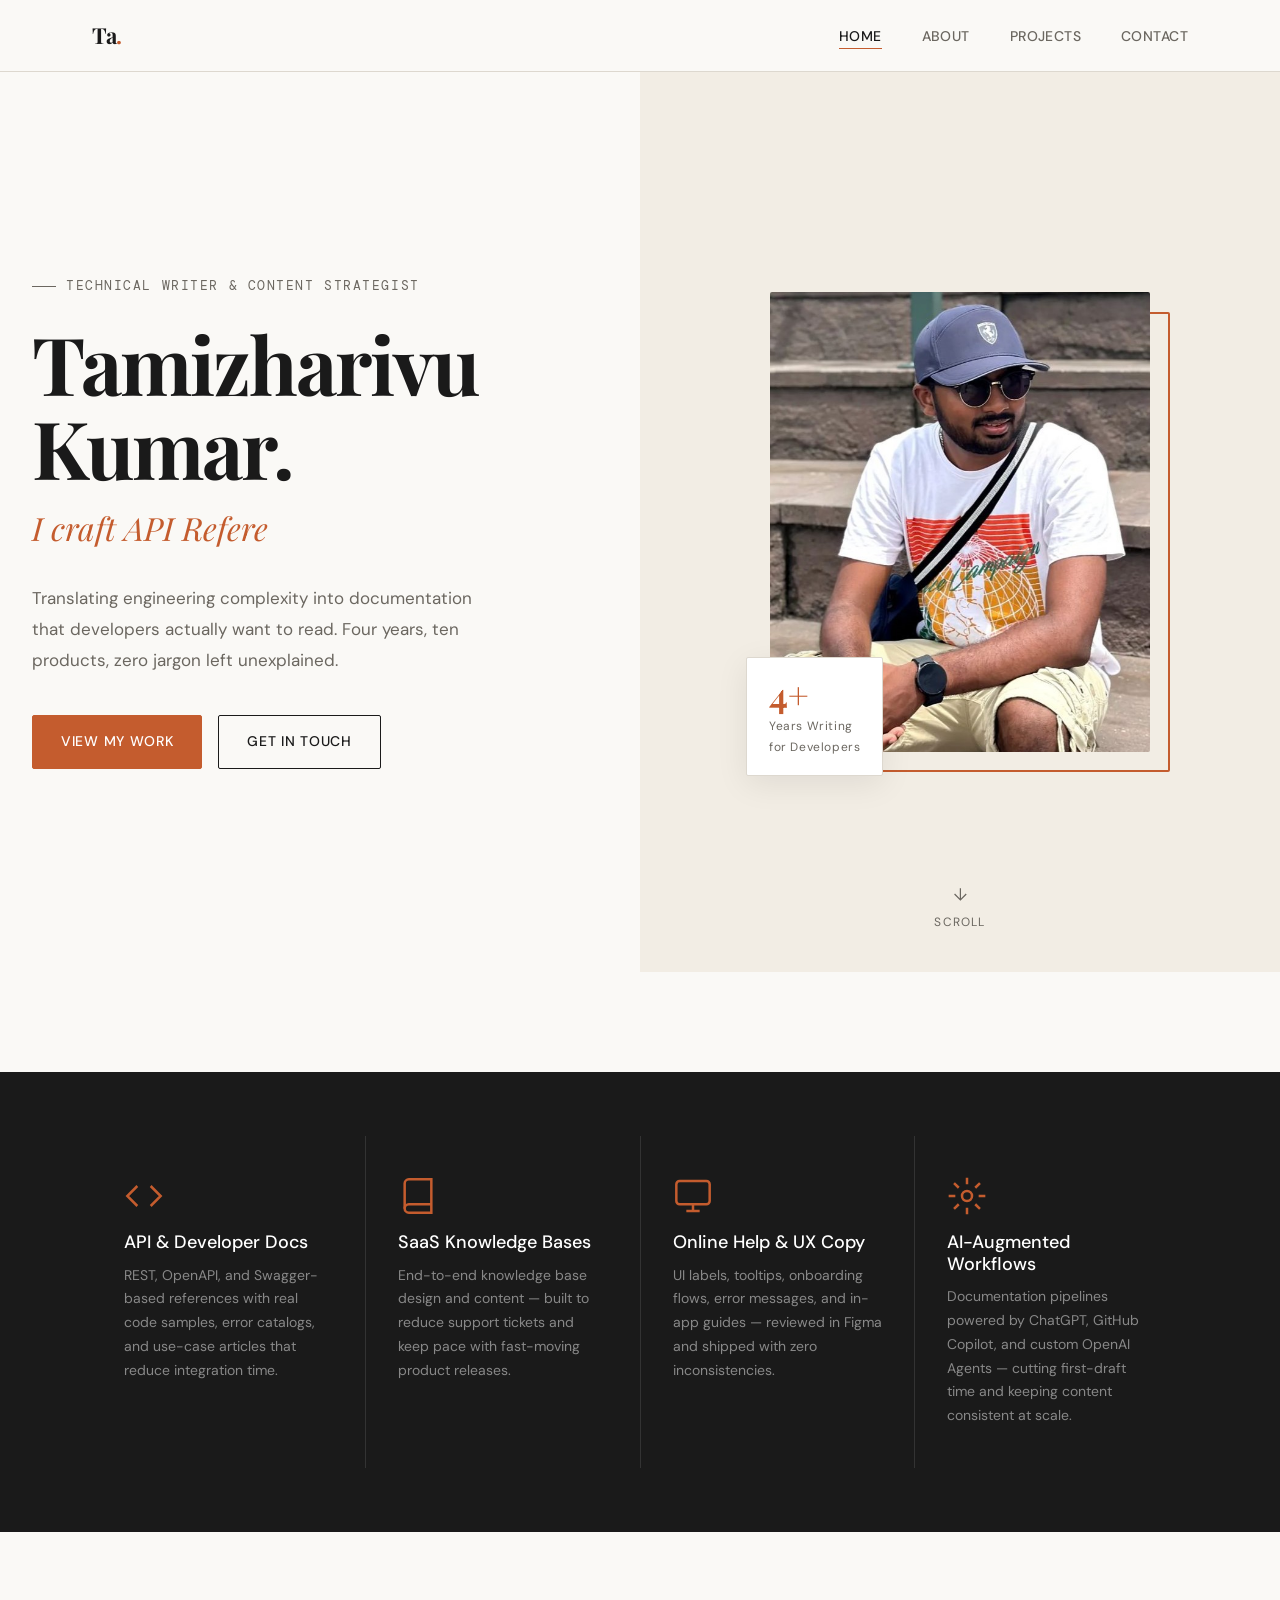
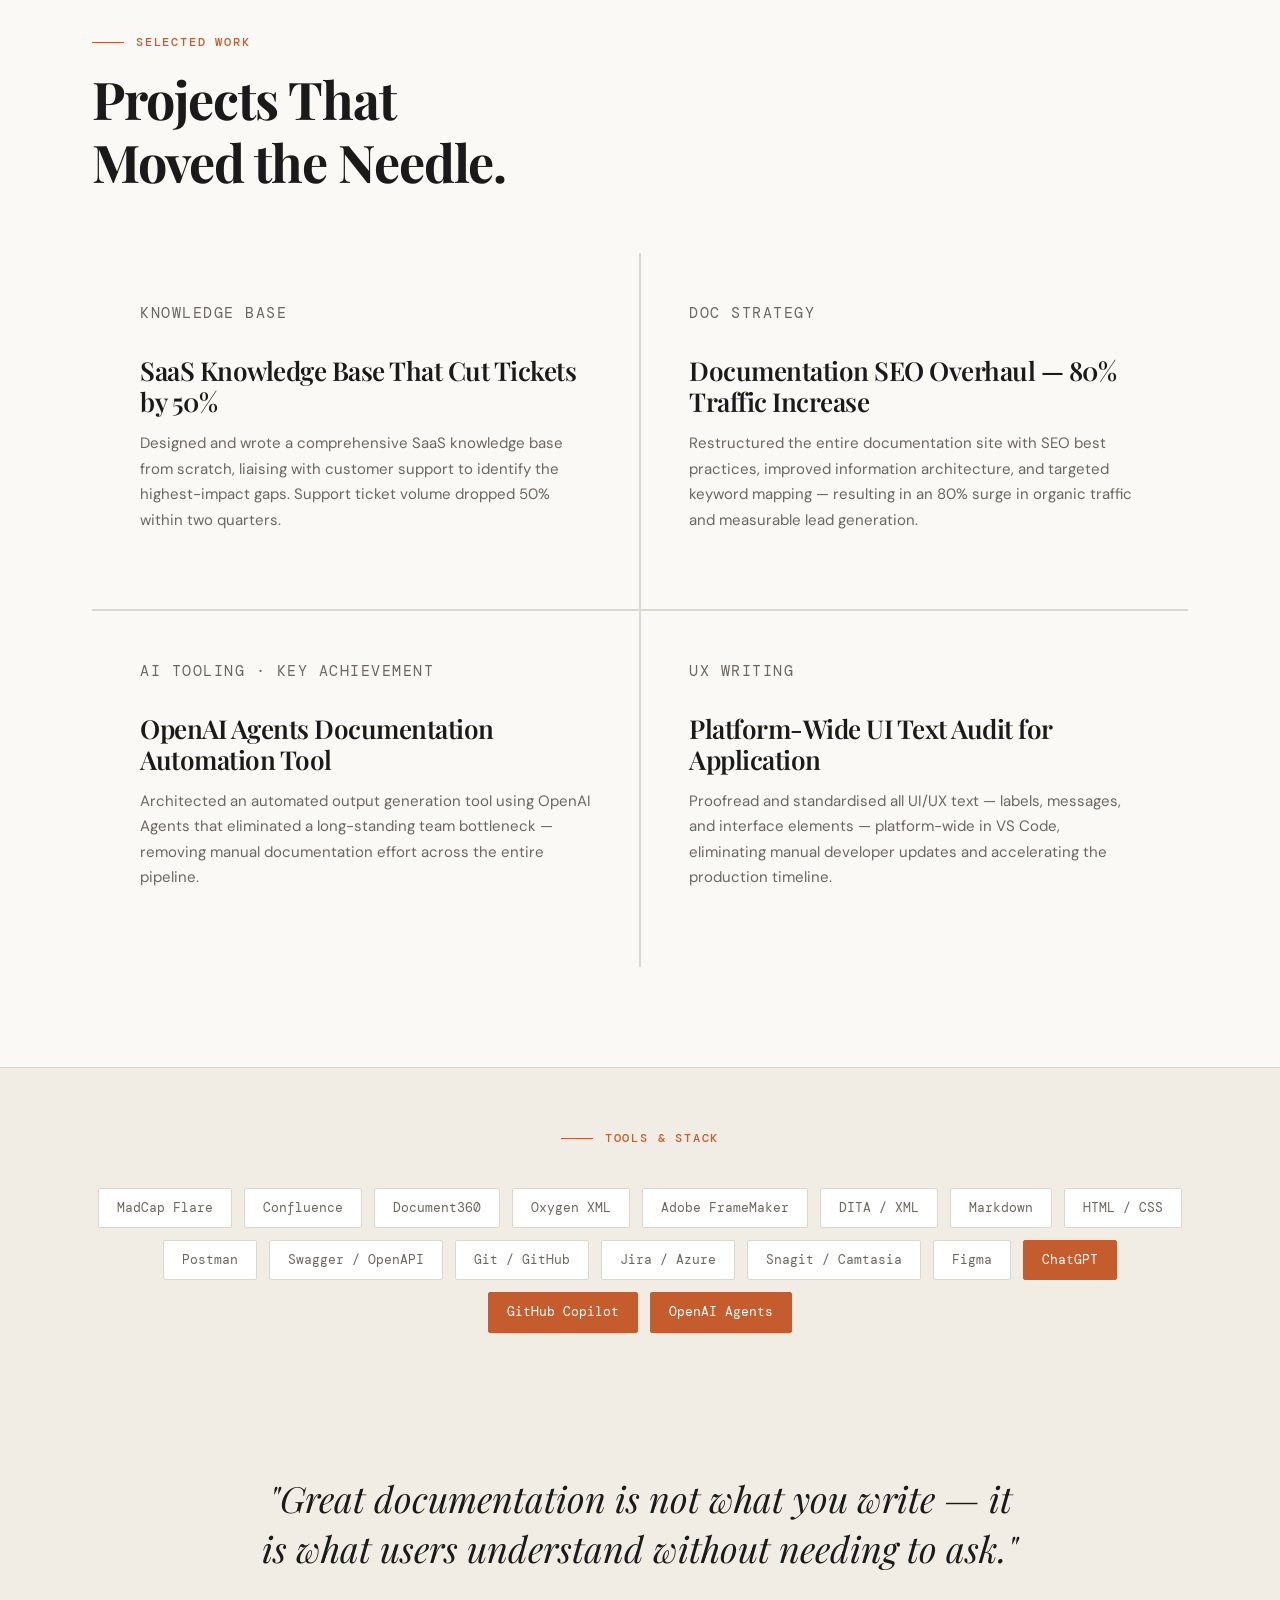
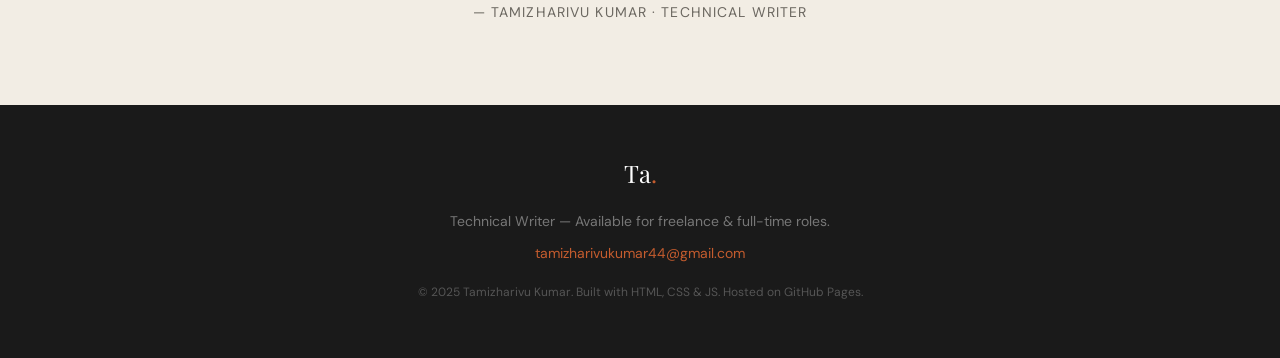
<file: index.html>
<!DOCTYPE html>
<html lang="en">

<head>
  <meta charset="UTF-8" />
  <meta name="viewport" content="width=device-width, initial-scale=1.0" />
  <title>Tamizharivu Kumar — Technical Writer</title>
  <meta name="description"
    content="Technical Writer specializing in API documentation, developer guides, and UX writing. Turning complex ideas into clear, human-centered content." />
  <link rel="stylesheet" href="css/style.css" />
  <link rel="preconnect" href="https://fonts.googleapis.com" />
  <link rel="preconnect" href="https://fonts.gstatic.com" crossorigin />
</head>

<body>

  <!-- ============ NAV ============ -->
  <nav>
    <div class="nav-inner">
      <a class="nav-logo" href="index.html">Ta<span>.</span></a>
      <ul class="nav-links">
        <li><a href="index.html">Home</a></li>
        <li><a href="pages/about.html">About</a></li>
        <li><a href="pages/projects.html">Projects</a></li>
        <li><a href="pages/contact.html">Contact</a></li>
      </ul>
      <button class="nav-toggle" aria-label="Toggle menu">
        <span></span><span></span><span></span>
      </button>
    </div>
  </nav>

  <!-- ============ HERO ============ -->
  <section class="hero">
    <div class="hero-left">
      <p class="hero-eyebrow">Technical Writer &amp; Content Strategist</p>

      <h1 class="hero-name">Tamizharivu<br>Kumar.</h1>

      <p class="hero-title">
        I craft <span class="hero-type">API References</span>
      </p>

      <p class="hero-desc">
        Translating engineering complexity into documentation that developers
        actually want to read. Four years, ten products, zero jargon left
        unexplained.
      </p>

      <div class="hero-ctas">
        <a href="pages/projects.html" class="btn btn-primary">View My Work</a>
        <a href="pages/contact.html" class="btn btn-outline">Get In Touch</a>
      </div>
    </div>

    <div class="hero-right">
      <div class="hero-image-wrap">
        <img class="hero-photo" src="assets/images/profile.jpeg" alt="Tamizharivu Kumar">
        <!-- <div class="hero-photo-placeholder">
          <svg viewBox="0 0 24 24" fill="none" stroke="currentColor" stroke-width="1">
            <path d="M20 21v-2a4 4 0 0 0-4-4H8a4 4 0 0 0-4 4v2" />
            <circle cx="12" cy="7" r="4" />
          </svg>
        </div> -->
        <div class="hero-frame"></div>
        <div class="hero-badge">
          <div class="hero-badge-number">4+</div>
          <div class="hero-badge-label">Years Writing<br>for Developers</div>
        </div>
      </div>

      <div class="scroll-hint">
        <svg viewBox="0 0 24 24" fill="none" stroke="currentColor" stroke-width="1.5">
          <path d="M12 5v14M5 12l7 7 7-7" />
        </svg>
        Scroll
      </div>
    </div>
  </section>

  <!-- ============ SERVICES STRIP ============ -->
 <div class="services-strip">
    <div class="container">
      <div class="services-grid">

        <div class="service-item fade-up">
          <div class="service-icon">
            <svg viewBox="0 0 24 24" fill="none" stroke="currentColor" stroke-width="1.5">
              <polyline points="16 18 22 12 16 6"/><polyline points="8 6 2 12 8 18"/>
            </svg>
          </div>
          <h3>API &amp; Developer Docs</h3>
          <p>REST, OpenAPI, and Swagger-based references with real code samples, error catalogs, and use-case articles that reduce integration time.</p>
        </div>

        <div class="service-item fade-up">
          <div class="service-icon">
            <svg viewBox="0 0 24 24" fill="none" stroke="currentColor" stroke-width="1.5">
              <path d="M4 19.5A2.5 2.5 0 0 1 6.5 17H20"/><path d="M6.5 2H20v20H6.5A2.5 2.5 0 0 1 4 19.5v-15A2.5 2.5 0 0 1 6.5 2z"/>
            </svg>
          </div>
          <h3>SaaS Knowledge Bases</h3>
          <p>End-to-end knowledge base design and content — built to reduce support tickets and keep pace with fast-moving product releases.</p>
        </div>

        <div class="service-item fade-up">
          <div class="service-icon">
            <svg viewBox="0 0 24 24" fill="none" stroke="currentColor" stroke-width="1.5">
              <rect x="2" y="3" width="20" height="14" rx="2"/>
              <path d="M8 21h8M12 17v4"/>
            </svg>
          </div>
          <h3>Online Help &amp; UX Copy</h3>
          <p>UI labels, tooltips, onboarding flows, error messages, and in-app guides — reviewed in Figma and shipped with zero inconsistencies.</p>
        </div>

        <div class="service-item fade-up">
          <div class="service-icon">
            <svg viewBox="0 0 24 24" fill="none" stroke="currentColor" stroke-width="1.5">
              <circle cx="12" cy="12" r="3"/><path d="M12 1v4M12 19v4M4.22 4.22l2.83 2.83M16.95 16.95l2.83 2.83M1 12h4M19 12h4M4.22 19.78l2.83-2.83M16.95 7.05l2.83-2.83"/>
            </svg>
          </div>
          <h3>AI-Augmented Workflows</h3>
          <p>Documentation pipelines powered by ChatGPT, GitHub Copilot, and custom OpenAI Agents — cutting first-draft time and keeping content consistent at scale.</p>
        </div>

      </div>
    </div>
  </div>

  <!-- ============ FEATURED PROJECTS ============ -->
  <section class="home-projects">
    <div class="container">
      <p class="section-label fade-up">Selected Work</p>
      <h2 class="section-title fade-up">Projects That<br>Moved the Needle.</h2>

      <div class="featured-grid">

        <div class="feat-card fade-up" onclick="location.href='pages/projects.html'">
          <p class="feat-tag">Knowledge Base</p>
          <h3>SaaS Knowledge Base That Cut Tickets by 50%</h3>
          <p>Designed and wrote a comprehensive SaaS knowledge base from scratch, liaising with customer support to identify the highest-impact gaps. Support ticket volume dropped 50% within two quarters.</p>
          <!-- <span class="feat-link">View project →</span> -->
        </div>

        <div class="feat-card fade-up" onclick="location.href='pages/projects.html'">
          <p class="feat-tag">Doc Strategy</p>
          <h3>Documentation SEO Overhaul — 80% Traffic Increase</h3>
          <p>Restructured the entire documentation site with SEO best practices, improved information architecture, and targeted keyword mapping — resulting in an 80% surge in organic traffic and measurable lead generation.</p>
          <!-- <span class="feat-link">View project →</span> -->
        </div>

        <div class="feat-card fade-up" onclick="location.href='pages/projects.html'">
          <p class="feat-tag">AI Tooling · Key Achievement</p>
          <h3>OpenAI Agents Documentation Automation Tool</h3>
          <p>Architected an automated output generation tool using OpenAI Agents that eliminated a long-standing team bottleneck — removing manual documentation effort across the entire pipeline.</p>
          <!-- <span class="feat-link">View project →</span> -->
        </div>

        <div class="feat-card fade-up" onclick="location.href='pages/projects.html'">
          <p class="feat-tag">UX Writing</p>
          <h3>Platform-Wide UI Text Audit for Application</h3>
          <p>Proofread and standardised all UI/UX text — labels, messages, and interface elements — platform-wide in VS Code, eliminating manual developer updates and accelerating the production timeline.</p>
          <!-- <span class="feat-link">View project →</span> -->
        </div>

      </div>
    </div>
  </section>

    <!-- ============ TOOLS STRIP ============ -->
  <div style="background:var(--cream); padding:60px 0; border-top:1px solid var(--border);">
    <div class="container">
      <p class="section-label fade-up" style="justify-content:center; margin-bottom:40px;">Tools &amp; Stack</p>
      <div style="display:flex; flex-wrap:wrap; gap:12px; justify-content:center;" class="fade-up">
        <span style="padding:8px 18px; background:var(--white); border:1px solid var(--border); border-radius:2px; font-size:13px; font-family:var(--font-mono); color:var(--muted);">MadCap Flare</span>
        <span style="padding:8px 18px; background:var(--white); border:1px solid var(--border); border-radius:2px; font-size:13px; font-family:var(--font-mono); color:var(--muted);">Confluence</span>
        <span style="padding:8px 18px; background:var(--white); border:1px solid var(--border); border-radius:2px; font-size:13px; font-family:var(--font-mono); color:var(--muted);">Document360</span>
        <span style="padding:8px 18px; background:var(--white); border:1px solid var(--border); border-radius:2px; font-size:13px; font-family:var(--font-mono); color:var(--muted);">Oxygen XML</span>
        <span style="padding:8px 18px; background:var(--white); border:1px solid var(--border); border-radius:2px; font-size:13px; font-family:var(--font-mono); color:var(--muted);">Adobe FrameMaker</span>
        <span style="padding:8px 18px; background:var(--white); border:1px solid var(--border); border-radius:2px; font-size:13px; font-family:var(--font-mono); color:var(--muted);">DITA / XML</span>
        <span style="padding:8px 18px; background:var(--white); border:1px solid var(--border); border-radius:2px; font-size:13px; font-family:var(--font-mono); color:var(--muted);">Markdown</span>
        <span style="padding:8px 18px; background:var(--white); border:1px solid var(--border); border-radius:2px; font-size:13px; font-family:var(--font-mono); color:var(--muted);">HTML / CSS</span>
        <span style="padding:8px 18px; background:var(--white); border:1px solid var(--border); border-radius:2px; font-size:13px; font-family:var(--font-mono); color:var(--muted);">Postman</span>
        <span style="padding:8px 18px; background:var(--white); border:1px solid var(--border); border-radius:2px; font-size:13px; font-family:var(--font-mono); color:var(--muted);">Swagger / OpenAPI</span>
        <span style="padding:8px 18px; background:var(--white); border:1px solid var(--border); border-radius:2px; font-size:13px; font-family:var(--font-mono); color:var(--muted);">Git / GitHub</span>
        <span style="padding:8px 18px; background:var(--white); border:1px solid var(--border); border-radius:2px; font-size:13px; font-family:var(--font-mono); color:var(--muted);">Jira / Azure</span>
        <span style="padding:8px 18px; background:var(--white); border:1px solid var(--border); border-radius:2px; font-size:13px; font-family:var(--font-mono); color:var(--muted);">Snagit / Camtasia</span>
        <span style="padding:8px 18px; background:var(--white); border:1px solid var(--border); border-radius:2px; font-size:13px; font-family:var(--font-mono); color:var(--muted);">Figma</span>
        <span style="padding:8px 18px; background:var(--accent); border:1px solid var(--accent); border-radius:2px; font-size:13px; font-family:var(--font-mono); color:var(--white);">ChatGPT</span>
        <span style="padding:8px 18px; background:var(--accent); border:1px solid var(--accent); border-radius:2px; font-size:13px; font-family:var(--font-mono); color:var(--white);">GitHub Copilot</span>
        <span style="padding:8px 18px; background:var(--accent); border:1px solid var(--accent); border-radius:2px; font-size:13px; font-family:var(--font-mono); color:var(--white);">OpenAI Agents</span>
      </div>
    </div>
  </div>

  <!-- ============ TESTIMONIAL ============ -->
 <div class="testimonial-section fade-up">
    <div class="container">
      <blockquote class="main-quote">
        "Great documentation is not what you write — it is what users
        understand without needing to ask."
      </blockquote>
      <p class="quote-attr">— Tamizharivu Kumar · Technical Writer</p>
    </div>
  </div>

  <!-- ============ FOOTER ============ -->
  <footer>
    <div class="container">
      <div class="footer-logo">Ta<span>.</span></div>
      <p>Technical Writer — Available for freelance &amp; full-time roles.</p>
      <p><a href="mailto:tamizharivukumar44@gmail.com">tamizharivukumar44@gmail.com</a></p>
      <p style="margin-top:16px; font-size:12px; color:#555;">© 2025 Tamizharivu Kumar. Built with HTML, CSS &amp; JS.
        Hosted on GitHub Pages.</p>
    </div>
  </footer>

  <script src="js/main.js"></script>
</body>

</html>
</file>
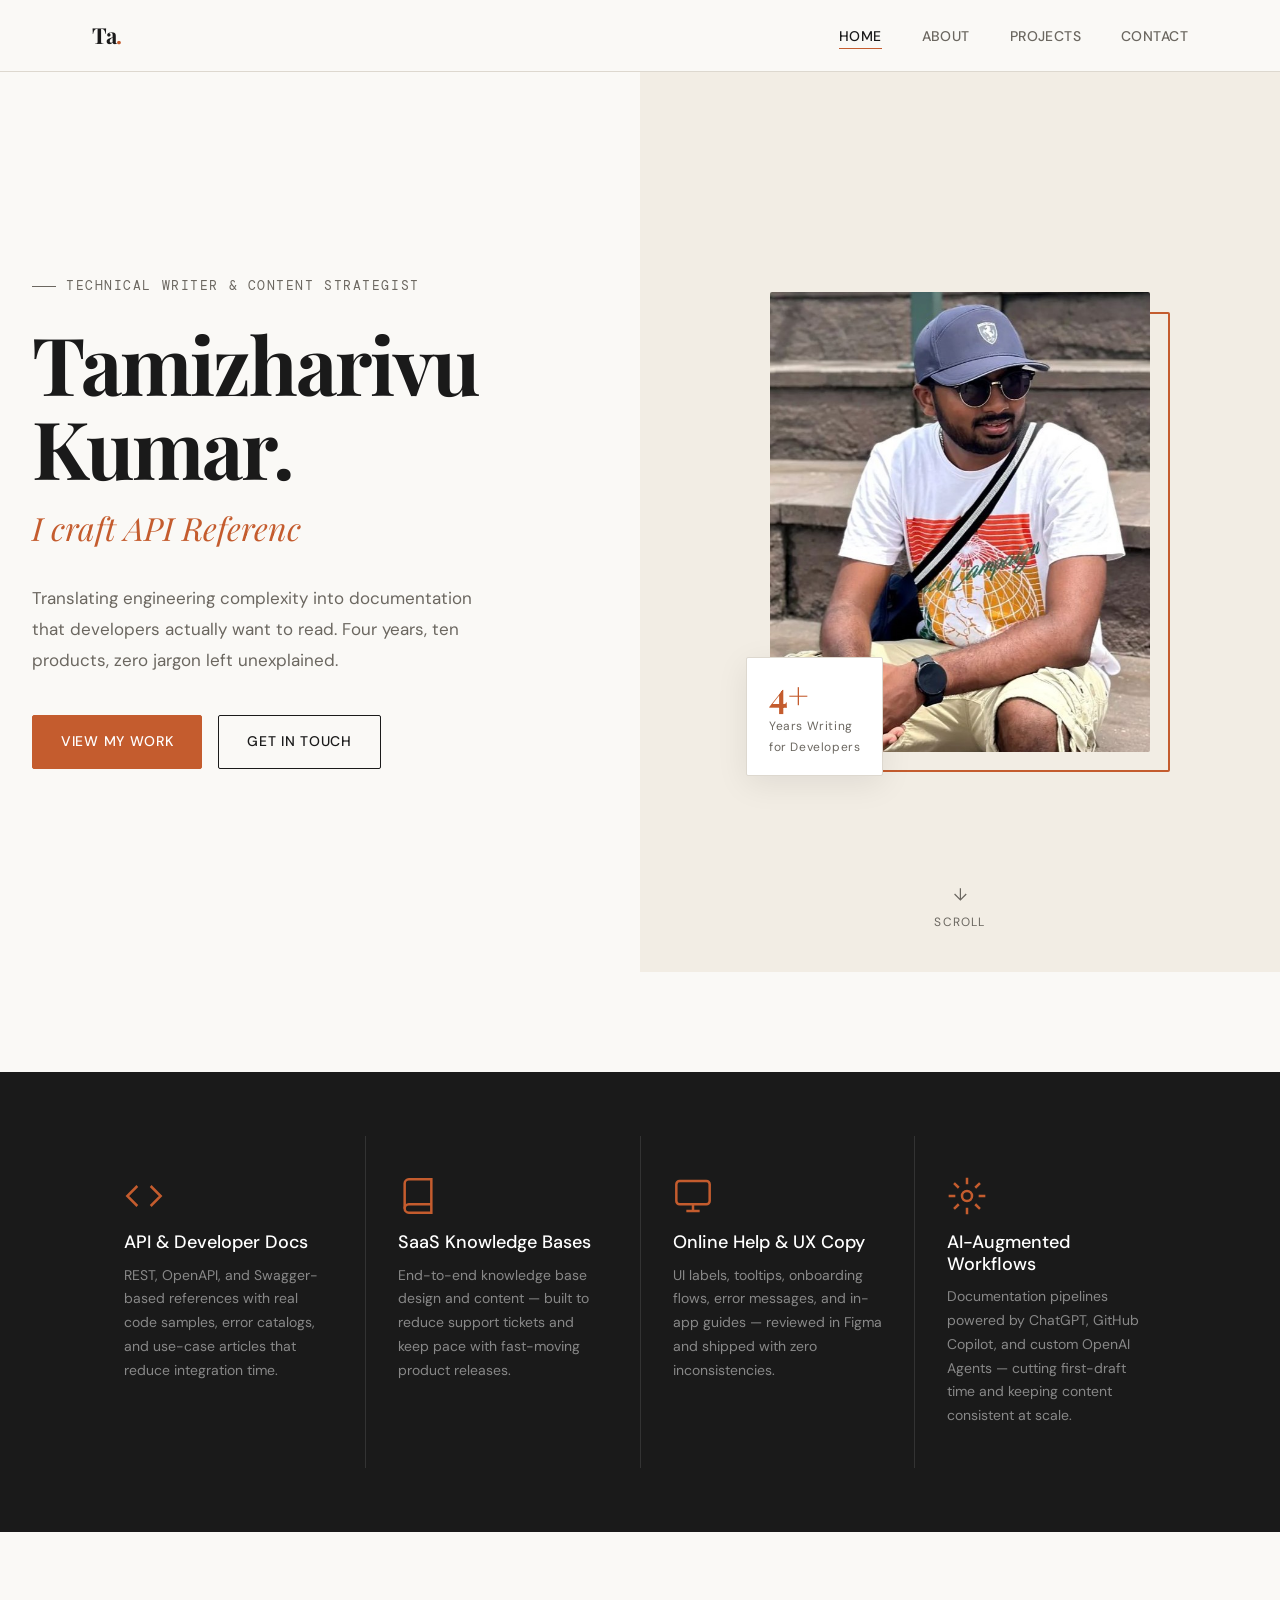
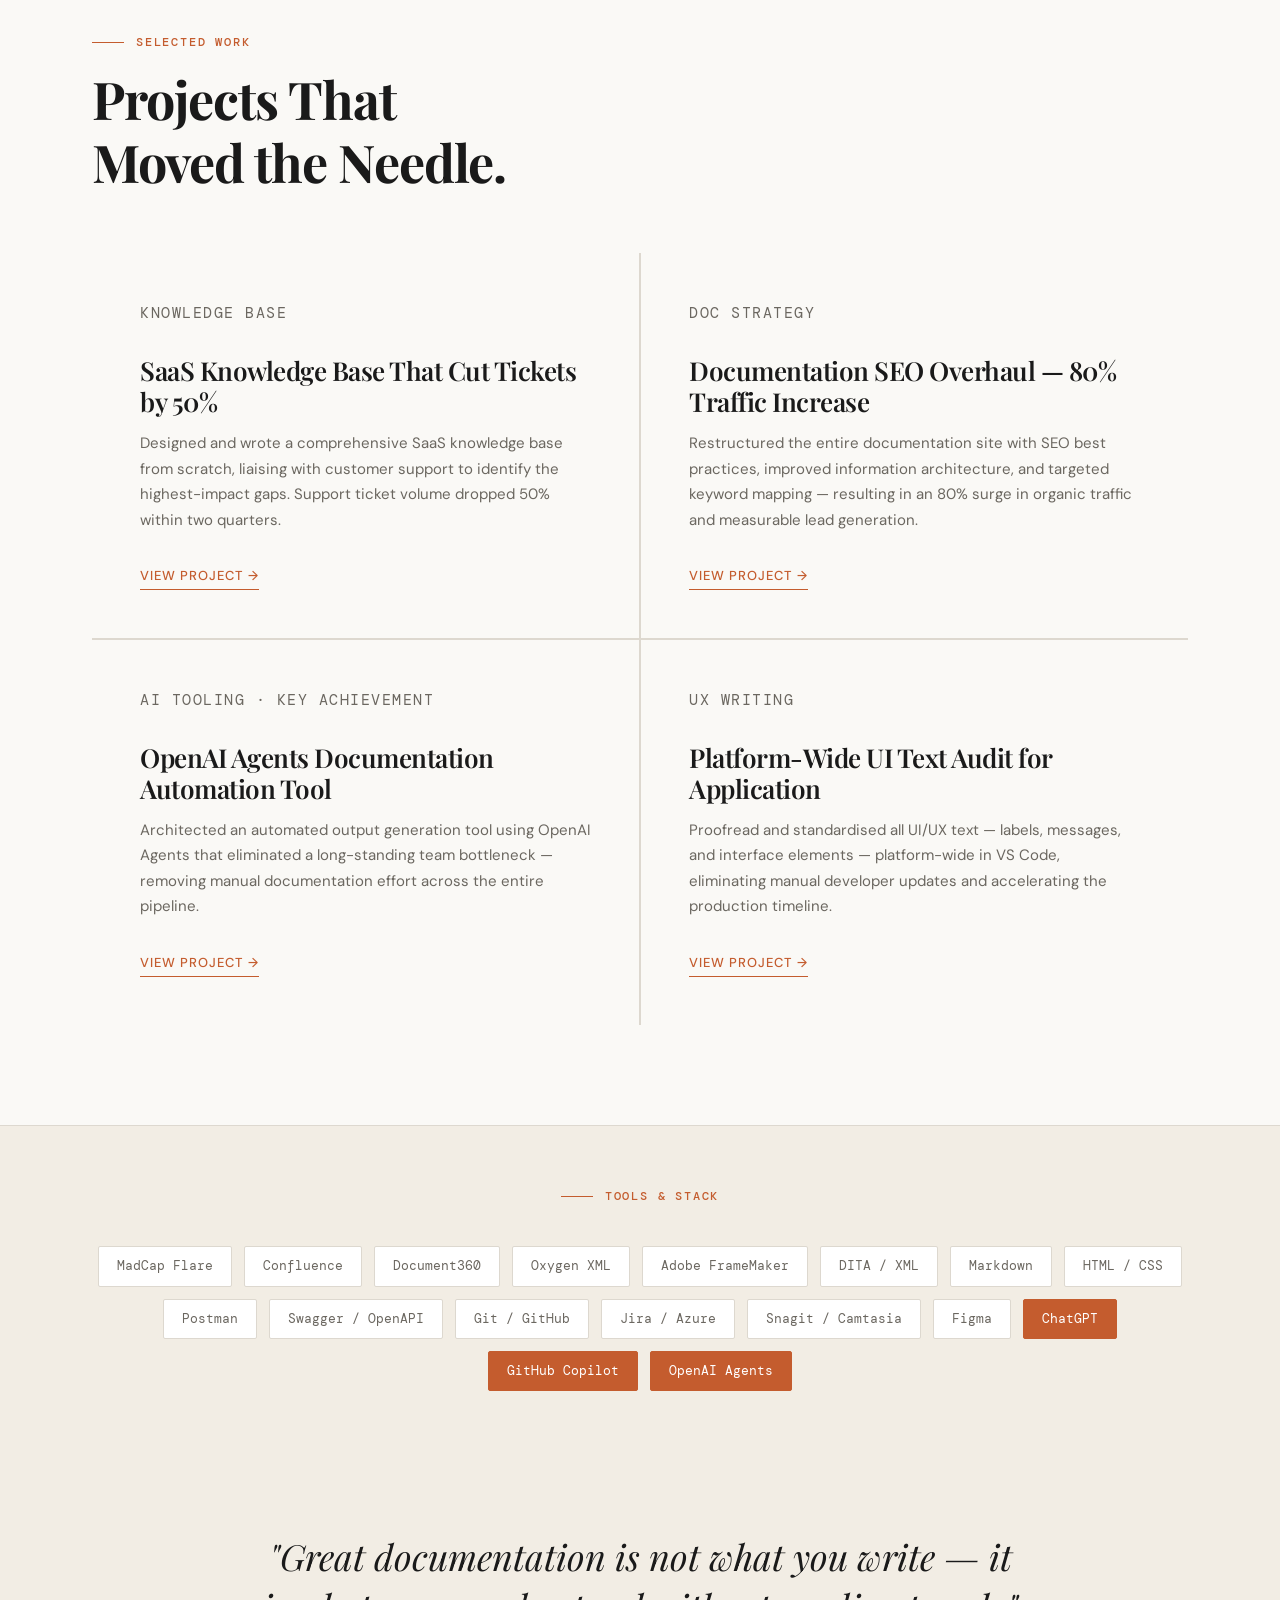
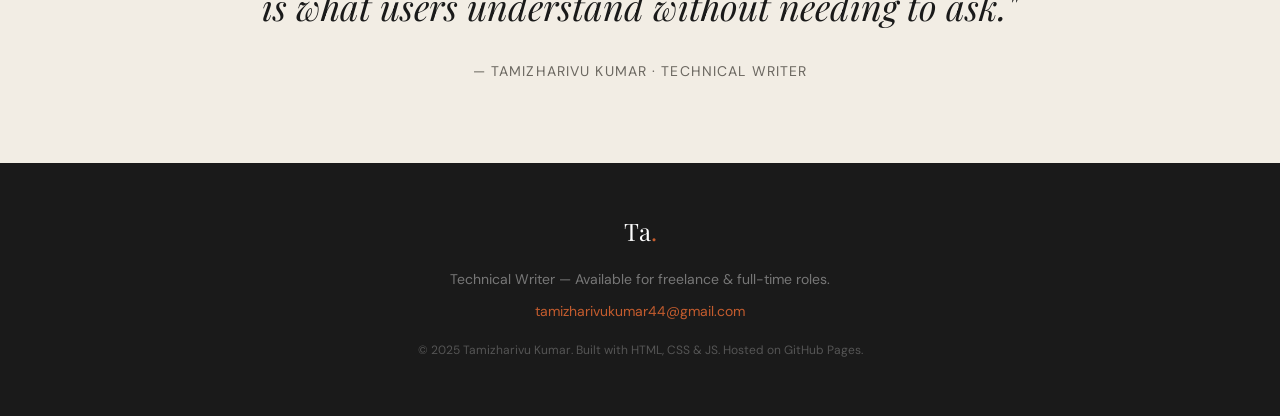
<file: portfolio/index.html>
<!DOCTYPE html>
<html lang="en">

<head>
  <meta charset="UTF-8" />
  <meta name="viewport" content="width=device-width, initial-scale=1.0" />
  <title>Tamizharivu Kumar — Technical Writer</title>
  <meta name="description"
    content="Technical Writer specializing in API documentation, developer guides, and UX writing. Turning complex ideas into clear, human-centered content." />
  <link rel="stylesheet" href="css/style.css" />
  <link rel="preconnect" href="https://fonts.googleapis.com" />
  <link rel="preconnect" href="https://fonts.gstatic.com" crossorigin />
</head>

<body>

  <!-- ============ NAV ============ -->
  <nav>
    <div class="nav-inner">
      <a class="nav-logo" href="index.html">Ta<span>.</span></a>
      <ul class="nav-links">
        <li><a href="index.html">Home</a></li>
        <li><a href="pages/about.html">About</a></li>
        <li><a href="pages/projects.html">Projects</a></li>
        <li><a href="pages/contact.html">Contact</a></li>
      </ul>
      <button class="nav-toggle" aria-label="Toggle menu">
        <span></span><span></span><span></span>
      </button>
    </div>
  </nav>

  <!-- ============ HERO ============ -->
  <section class="hero">
    <div class="hero-left">
      <p class="hero-eyebrow">Technical Writer &amp; Content Strategist</p>

      <h1 class="hero-name">Tamizharivu<br>Kumar.</h1>

      <p class="hero-title">
        I craft <span class="hero-type">API References</span>
      </p>

      <p class="hero-desc">
        Translating engineering complexity into documentation that developers
        actually want to read. Four years, ten products, zero jargon left
        unexplained.
      </p>

      <div class="hero-ctas">
        <a href="pages/projects.html" class="btn btn-primary">View My Work</a>
        <a href="pages/contact.html" class="btn btn-outline">Get In Touch</a>
      </div>
    </div>

    <div class="hero-right">
      <div class="hero-image-wrap">
        <img class="hero-photo" src="assets/images/profile.jpeg" alt="Tamizharivu Kumar">
        <!-- <div class="hero-photo-placeholder">
          <svg viewBox="0 0 24 24" fill="none" stroke="currentColor" stroke-width="1">
            <path d="M20 21v-2a4 4 0 0 0-4-4H8a4 4 0 0 0-4 4v2" />
            <circle cx="12" cy="7" r="4" />
          </svg>
        </div> -->
        <div class="hero-frame"></div>
        <div class="hero-badge">
          <div class="hero-badge-number">4+</div>
          <div class="hero-badge-label">Years Writing<br>for Developers</div>
        </div>
      </div>

      <div class="scroll-hint">
        <svg viewBox="0 0 24 24" fill="none" stroke="currentColor" stroke-width="1.5">
          <path d="M12 5v14M5 12l7 7 7-7" />
        </svg>
        Scroll
      </div>
    </div>
  </section>

  <!-- ============ SERVICES STRIP ============ -->
 <div class="services-strip">
    <div class="container">
      <div class="services-grid">

        <div class="service-item fade-up">
          <div class="service-icon">
            <svg viewBox="0 0 24 24" fill="none" stroke="currentColor" stroke-width="1.5">
              <polyline points="16 18 22 12 16 6"/><polyline points="8 6 2 12 8 18"/>
            </svg>
          </div>
          <h3>API &amp; Developer Docs</h3>
          <p>REST, OpenAPI, and Swagger-based references with real code samples, error catalogs, and use-case articles that reduce integration time.</p>
        </div>

        <div class="service-item fade-up">
          <div class="service-icon">
            <svg viewBox="0 0 24 24" fill="none" stroke="currentColor" stroke-width="1.5">
              <path d="M4 19.5A2.5 2.5 0 0 1 6.5 17H20"/><path d="M6.5 2H20v20H6.5A2.5 2.5 0 0 1 4 19.5v-15A2.5 2.5 0 0 1 6.5 2z"/>
            </svg>
          </div>
          <h3>SaaS Knowledge Bases</h3>
          <p>End-to-end knowledge base design and content — built to reduce support tickets and keep pace with fast-moving product releases.</p>
        </div>

        <div class="service-item fade-up">
          <div class="service-icon">
            <svg viewBox="0 0 24 24" fill="none" stroke="currentColor" stroke-width="1.5">
              <rect x="2" y="3" width="20" height="14" rx="2"/>
              <path d="M8 21h8M12 17v4"/>
            </svg>
          </div>
          <h3>Online Help &amp; UX Copy</h3>
          <p>UI labels, tooltips, onboarding flows, error messages, and in-app guides — reviewed in Figma and shipped with zero inconsistencies.</p>
        </div>

        <div class="service-item fade-up">
          <div class="service-icon">
            <svg viewBox="0 0 24 24" fill="none" stroke="currentColor" stroke-width="1.5">
              <circle cx="12" cy="12" r="3"/><path d="M12 1v4M12 19v4M4.22 4.22l2.83 2.83M16.95 16.95l2.83 2.83M1 12h4M19 12h4M4.22 19.78l2.83-2.83M16.95 7.05l2.83-2.83"/>
            </svg>
          </div>
          <h3>AI-Augmented Workflows</h3>
          <p>Documentation pipelines powered by ChatGPT, GitHub Copilot, and custom OpenAI Agents — cutting first-draft time and keeping content consistent at scale.</p>
        </div>

      </div>
    </div>
  </div>

  <!-- ============ FEATURED PROJECTS ============ -->
  <section class="home-projects">
    <div class="container">
      <p class="section-label fade-up">Selected Work</p>
      <h2 class="section-title fade-up">Projects That<br>Moved the Needle.</h2>

      <div class="featured-grid">

        <div class="feat-card fade-up" onclick="location.href='pages/projects.html'">
          <p class="feat-tag">Knowledge Base</p>
          <h3>SaaS Knowledge Base That Cut Tickets by 50%</h3>
          <p>Designed and wrote a comprehensive SaaS knowledge base from scratch, liaising with customer support to identify the highest-impact gaps. Support ticket volume dropped 50% within two quarters.</p>
          <span class="feat-link">View project →</span>
        </div>

        <div class="feat-card fade-up" onclick="location.href='pages/projects.html'">
          <p class="feat-tag">Doc Strategy</p>
          <h3>Documentation SEO Overhaul — 80% Traffic Increase</h3>
          <p>Restructured the entire documentation site with SEO best practices, improved information architecture, and targeted keyword mapping — resulting in an 80% surge in organic traffic and measurable lead generation.</p>
          <span class="feat-link">View project →</span>
        </div>

        <div class="feat-card fade-up" onclick="location.href='pages/projects.html'">
          <p class="feat-tag">AI Tooling · Key Achievement</p>
          <h3>OpenAI Agents Documentation Automation Tool</h3>
          <p>Architected an automated output generation tool using OpenAI Agents that eliminated a long-standing team bottleneck — removing manual documentation effort across the entire pipeline.</p>
          <span class="feat-link">View project →</span>
        </div>

        <div class="feat-card fade-up" onclick="location.href='pages/projects.html'">
          <p class="feat-tag">UX Writing</p>
          <h3>Platform-Wide UI Text Audit for Application</h3>
          <p>Proofread and standardised all UI/UX text — labels, messages, and interface elements — platform-wide in VS Code, eliminating manual developer updates and accelerating the production timeline.</p>
          <span class="feat-link">View project →</span>
        </div>

      </div>
    </div>
  </section>

    <!-- ============ TOOLS STRIP ============ -->
  <div style="background:var(--cream); padding:60px 0; border-top:1px solid var(--border);">
    <div class="container">
      <p class="section-label fade-up" style="justify-content:center; margin-bottom:40px;">Tools &amp; Stack</p>
      <div style="display:flex; flex-wrap:wrap; gap:12px; justify-content:center;" class="fade-up">
        <span style="padding:8px 18px; background:var(--white); border:1px solid var(--border); border-radius:2px; font-size:13px; font-family:var(--font-mono); color:var(--muted);">MadCap Flare</span>
        <span style="padding:8px 18px; background:var(--white); border:1px solid var(--border); border-radius:2px; font-size:13px; font-family:var(--font-mono); color:var(--muted);">Confluence</span>
        <span style="padding:8px 18px; background:var(--white); border:1px solid var(--border); border-radius:2px; font-size:13px; font-family:var(--font-mono); color:var(--muted);">Document360</span>
        <span style="padding:8px 18px; background:var(--white); border:1px solid var(--border); border-radius:2px; font-size:13px; font-family:var(--font-mono); color:var(--muted);">Oxygen XML</span>
        <span style="padding:8px 18px; background:var(--white); border:1px solid var(--border); border-radius:2px; font-size:13px; font-family:var(--font-mono); color:var(--muted);">Adobe FrameMaker</span>
        <span style="padding:8px 18px; background:var(--white); border:1px solid var(--border); border-radius:2px; font-size:13px; font-family:var(--font-mono); color:var(--muted);">DITA / XML</span>
        <span style="padding:8px 18px; background:var(--white); border:1px solid var(--border); border-radius:2px; font-size:13px; font-family:var(--font-mono); color:var(--muted);">Markdown</span>
        <span style="padding:8px 18px; background:var(--white); border:1px solid var(--border); border-radius:2px; font-size:13px; font-family:var(--font-mono); color:var(--muted);">HTML / CSS</span>
        <span style="padding:8px 18px; background:var(--white); border:1px solid var(--border); border-radius:2px; font-size:13px; font-family:var(--font-mono); color:var(--muted);">Postman</span>
        <span style="padding:8px 18px; background:var(--white); border:1px solid var(--border); border-radius:2px; font-size:13px; font-family:var(--font-mono); color:var(--muted);">Swagger / OpenAPI</span>
        <span style="padding:8px 18px; background:var(--white); border:1px solid var(--border); border-radius:2px; font-size:13px; font-family:var(--font-mono); color:var(--muted);">Git / GitHub</span>
        <span style="padding:8px 18px; background:var(--white); border:1px solid var(--border); border-radius:2px; font-size:13px; font-family:var(--font-mono); color:var(--muted);">Jira / Azure</span>
        <span style="padding:8px 18px; background:var(--white); border:1px solid var(--border); border-radius:2px; font-size:13px; font-family:var(--font-mono); color:var(--muted);">Snagit / Camtasia</span>
        <span style="padding:8px 18px; background:var(--white); border:1px solid var(--border); border-radius:2px; font-size:13px; font-family:var(--font-mono); color:var(--muted);">Figma</span>
        <span style="padding:8px 18px; background:var(--accent); border:1px solid var(--accent); border-radius:2px; font-size:13px; font-family:var(--font-mono); color:var(--white);">ChatGPT</span>
        <span style="padding:8px 18px; background:var(--accent); border:1px solid var(--accent); border-radius:2px; font-size:13px; font-family:var(--font-mono); color:var(--white);">GitHub Copilot</span>
        <span style="padding:8px 18px; background:var(--accent); border:1px solid var(--accent); border-radius:2px; font-size:13px; font-family:var(--font-mono); color:var(--white);">OpenAI Agents</span>
      </div>
    </div>
  </div>

  <!-- ============ TESTIMONIAL ============ -->
 <div class="testimonial-section fade-up">
    <div class="container">
      <blockquote class="main-quote">
        "Great documentation is not what you write — it is what users
        understand without needing to ask."
      </blockquote>
      <p class="quote-attr">— Tamizharivu Kumar · Technical Writer</p>
    </div>
  </div>

  <!-- ============ FOOTER ============ -->
  <footer>
    <div class="container">
      <div class="footer-logo">Ta<span>.</span></div>
      <p>Technical Writer — Available for freelance &amp; full-time roles.</p>
      <p><a href="mailto:tamizharivukumar44@gmail.com">tamizharivukumar44@gmail.com</a></p>
      <p style="margin-top:16px; font-size:12px; color:#555;">© 2025 Tamizharivu Kumar. Built with HTML, CSS &amp; JS.
        Hosted on GitHub Pages.</p>
    </div>
  </footer>

  <script src="js/main.js"></script>
</body>

</html>
</file>
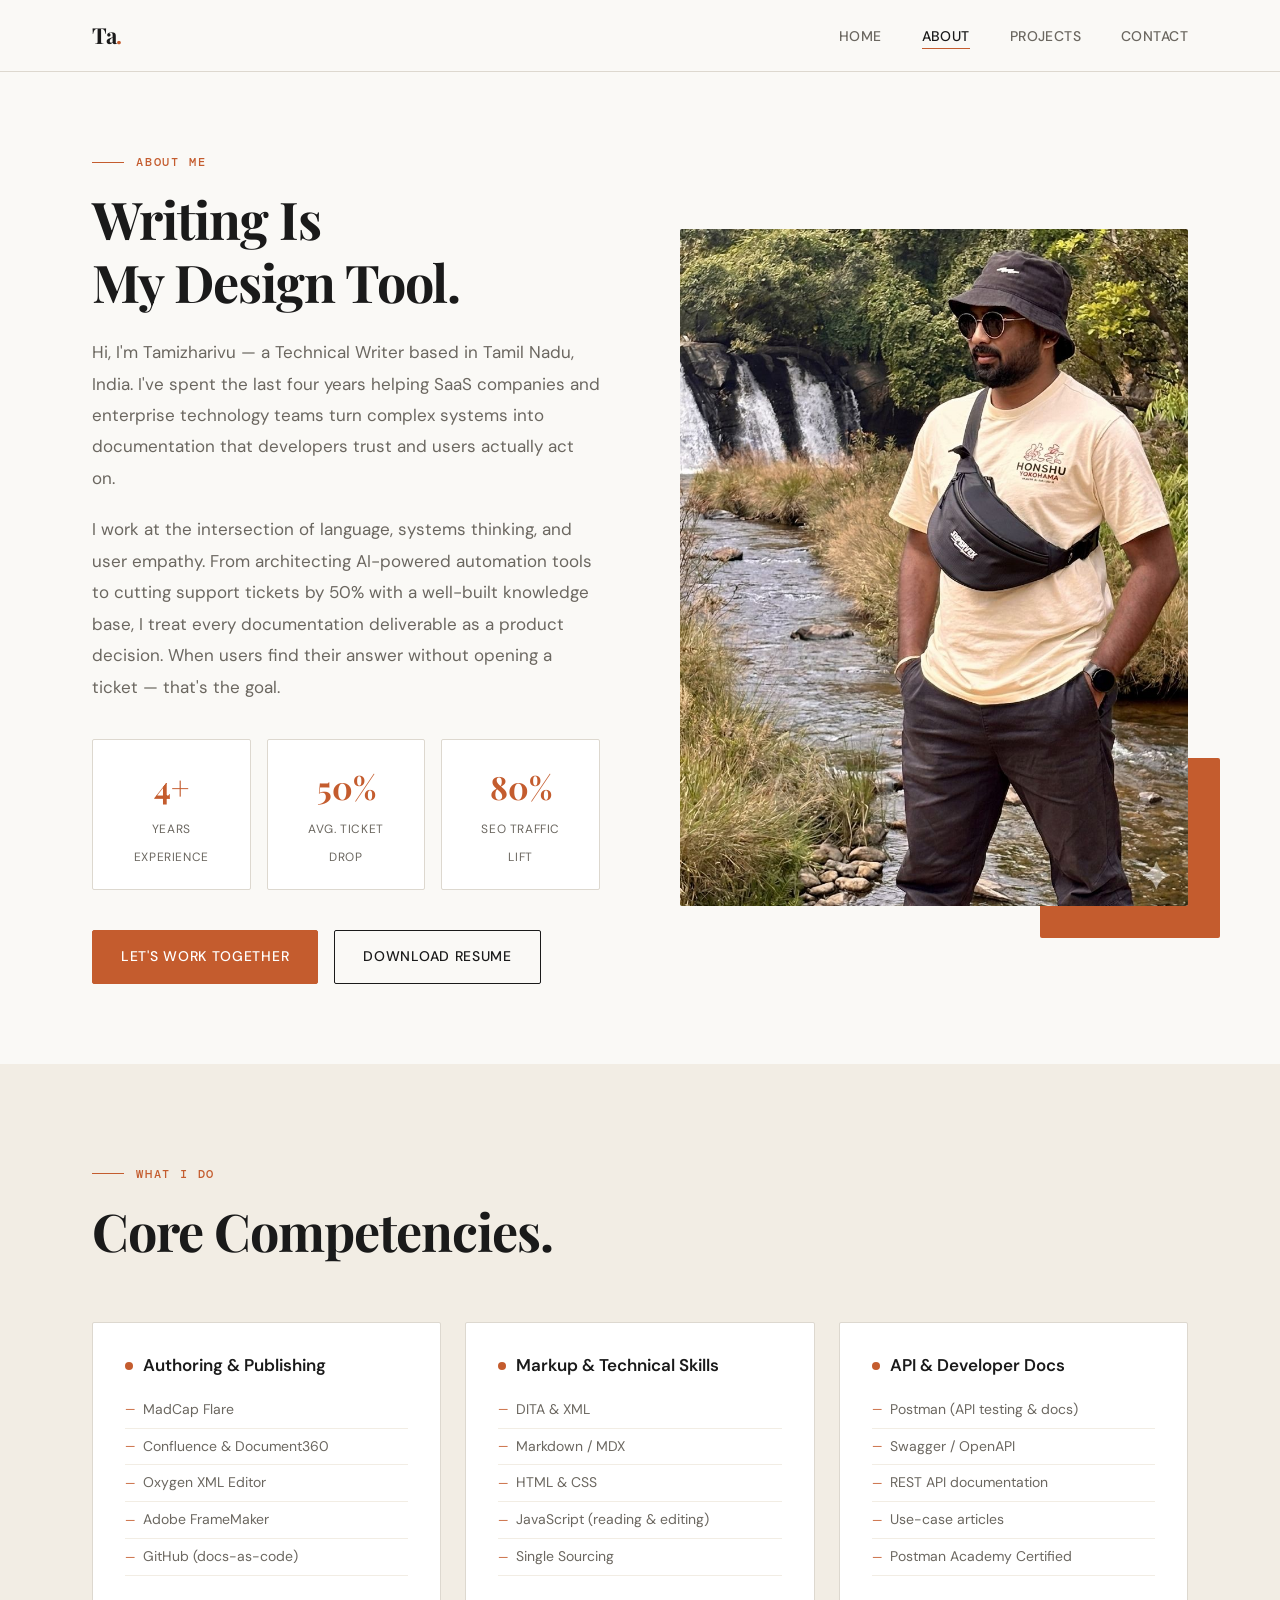
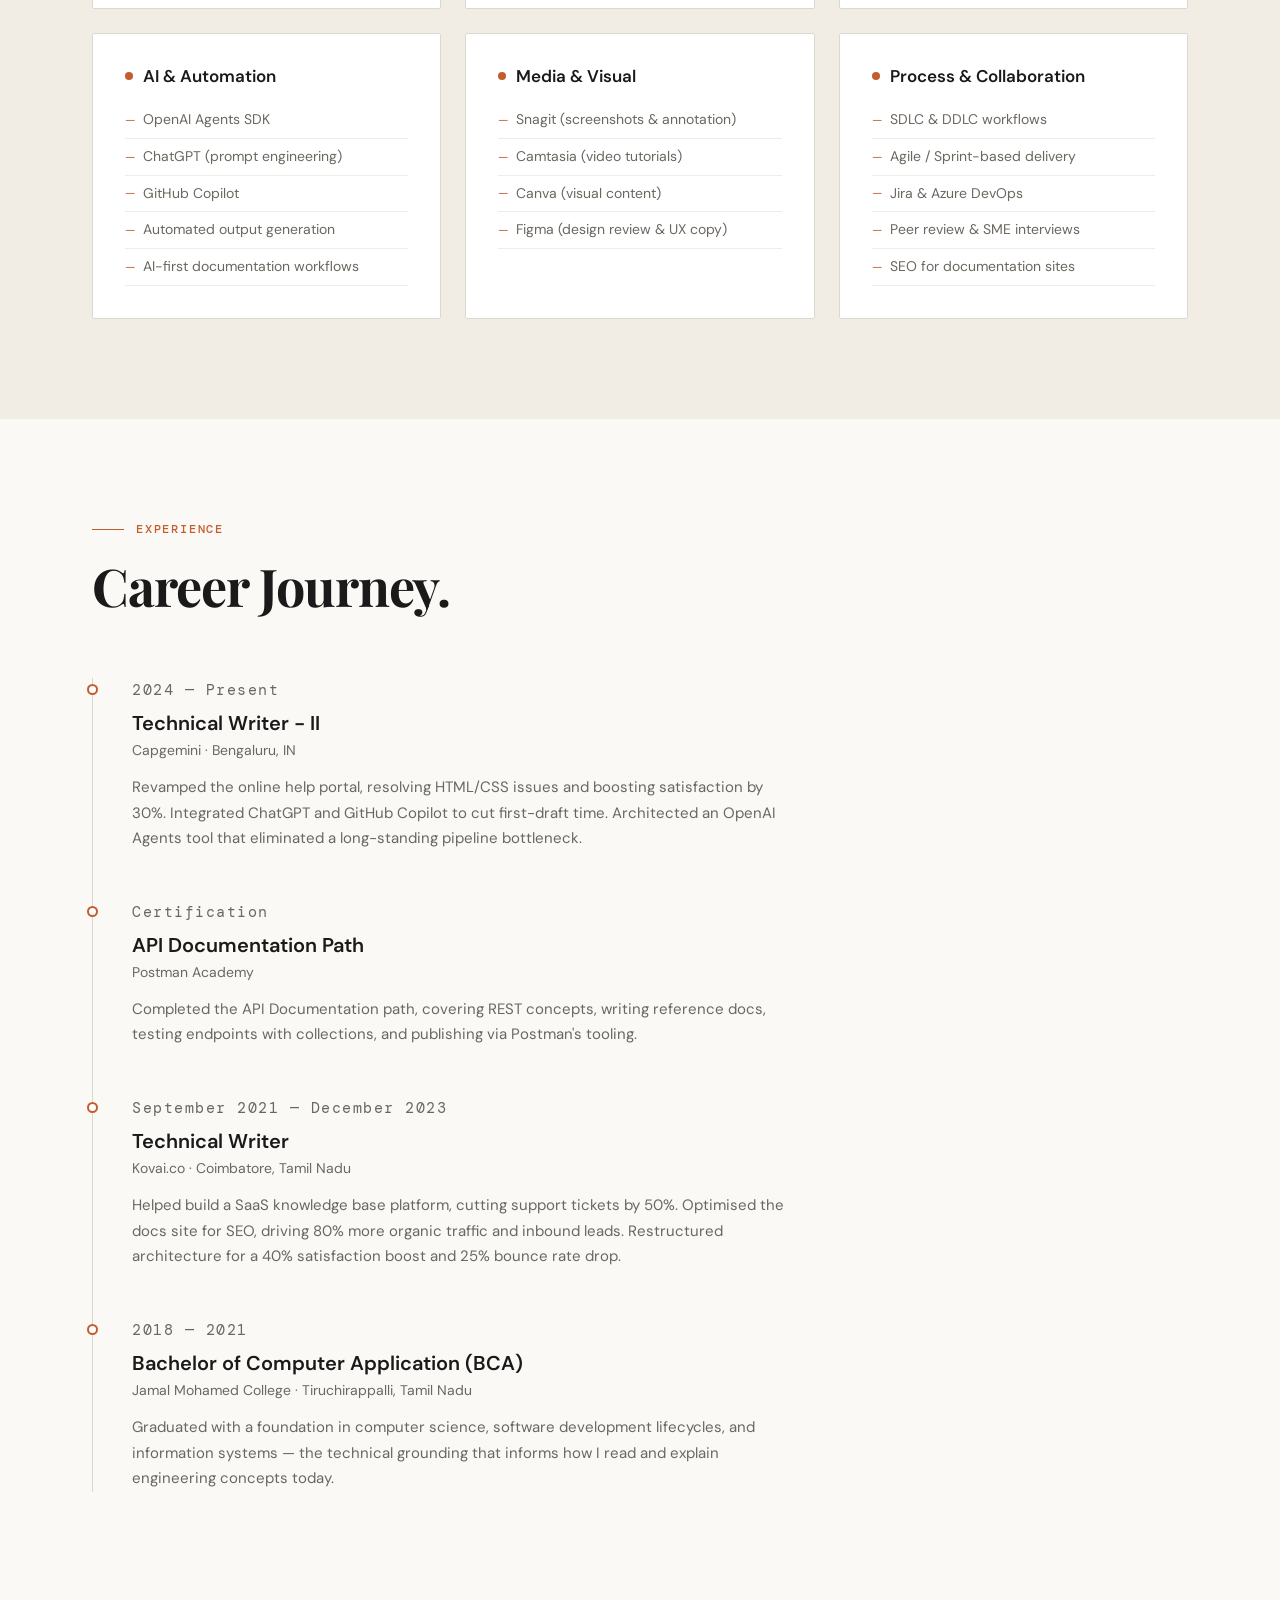
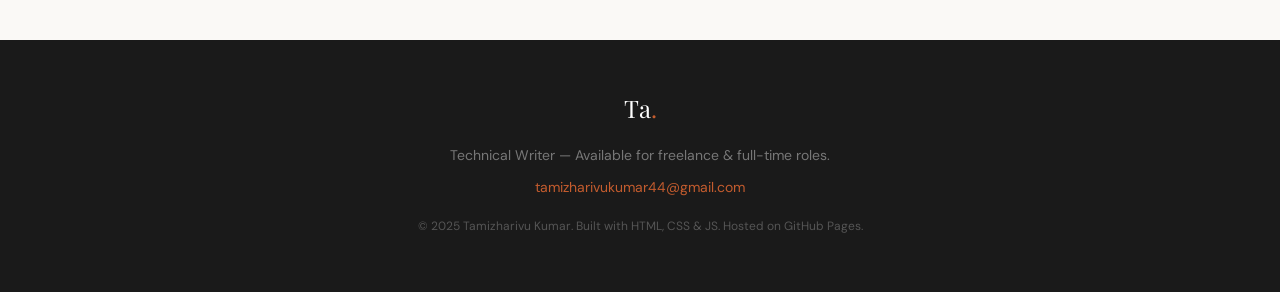
<file: pages/about.html>
<!DOCTYPE html>
<html lang="en">
<head>
  <meta charset="UTF-8" />
  <meta name="viewport" content="width=device-width, initial-scale=1.0" />
  <title>About — Tamizharivu Kumar</title>
  <meta name="description" content="Learn about Tamizharivu Kumar — Technical Writer with 5+ years turning complex systems into clear, human documentation." />
  <link rel="stylesheet" href="../css/style.css" />
</head>
<body>

  <!-- NAV -->
  <nav>
    <div class="nav-inner">
      <a class="nav-logo" href="../index.html">Ta<span>.</span></a>
      <ul class="nav-links">
        <li><a href="../index.html">Home</a></li>
        <li><a href="about.html">About</a></li>
        <li><a href="projects.html">Projects</a></li>
        <li><a href="contact.html">Contact</a></li>
      </ul>
      <button class="nav-toggle" aria-label="Toggle menu">
        <span></span><span></span><span></span>
      </button>
    </div>
  </nav>

  <!-- ABOUT HERO -->
  <section class="about-hero">
    <div class="container">
      <div class="about-hero-grid">

        <div class="fade-up">
          <p class="section-label">About Me</p>
          <h1 class="section-title">Writing Is<br>My Design Tool.</h1>

          <p style="font-size:17px; color:var(--muted); line-height:1.85; margin-bottom:20px;">
            Hi, I'm Tamizharivu — a Technical Writer based in Tamil Nadu, India.
            I've spent the last four years helping SaaS companies and enterprise
            technology teams turn complex systems into documentation that developers
            trust and users actually act on.
          </p>
          <p style="font-size:17px; color:var(--muted); line-height:1.85; margin-bottom:36px;">
            I work at the intersection of language, systems thinking, and user
            empathy. From architecting AI-powered automation tools to cutting
            support tickets by 50% with a well-built knowledge base, I treat
            every documentation deliverable as a product decision. When users find
            their answer without opening a ticket — that's the goal.
          </p>

          <div class="about-stat-chips">
            <div class="stat-chip">
              <span class="num">4+</span>
              <span class="lbl">Years Experience</span>
            </div>
            <div class="stat-chip">
              <span class="num">50%</span>
              <span class="lbl">Avg. Ticket Drop</span>
            </div>
            <div class="stat-chip">
              <span class="num">80%</span>
              <span class="lbl">SEO Traffic Lift</span>
            </div>
          </div>

          <div style="margin-top:40px; display:flex; gap:16px; flex-wrap:wrap;">
            <a href="contact.html" class="btn btn-primary">Let's Work Together</a>
            <a href="../assets/Tamizharivu K Resume.pdf" class="btn btn-outline" target="_blank" rel="noopener">
              Download Resume
            </a>
          </div>
        </div>

        <div class="about-image-wrap fade-up">
          <img class="about-photo" src="../assets/images/about1.jpeg" alt="Tamizharivu Kumar">
          <!-- <div class="about-photo-placeholder">
            <svg viewBox="0 0 24 24" fill="none" stroke="#c45c2e" stroke-width="1" width="72" height="72" opacity="0.3">
              <path d="M20 21v-2a4 4 0 0 0-4-4H8a4 4 0 0 0-4 4v2"/>
              <circle cx="12" cy="7" r="4"/>
            </svg>
          </div> -->
          <div class="about-accent-block"></div>
        </div>

        

      </div>
    </div>
  </section>

  <!-- SKILLS SECTION -->
  <section class="skills-section">
    <div class="container">
      <p class="section-label fade-up">What I Do</p>
      <h2 class="section-title fade-up">Core Competencies.</h2>

      <div class="skills-grid">

        <div class="skill-card fade-up">
          <h3><span class="dot"></span>Authoring &amp; Publishing</h3>
          <ul class="skill-list">
            <li>MadCap Flare</li>
            <li>Confluence &amp; Document360</li>
            <li>Oxygen XML Editor</li>
            <li>Adobe FrameMaker</li>
            <li>GitHub (docs-as-code)</li>
          </ul>
        </div>

        <div class="skill-card fade-up">
          <h3><span class="dot"></span>Markup &amp; Technical Skills</h3>
          <ul class="skill-list">
            <li>DITA &amp; XML</li>
            <li>Markdown / MDX</li>
            <li>HTML &amp; CSS</li>
            <li>JavaScript (reading &amp; editing)</li>
            <li>Single Sourcing</li>
          </ul>
        </div>

        <div class="skill-card fade-up">
          <h3><span class="dot"></span>API &amp; Developer Docs</h3>
          <ul class="skill-list">
            <li>Postman (API testing &amp; docs)</li>
            <li>Swagger / OpenAPI</li>
            <li>REST API documentation</li>
            <li>Use-case articles</li>
            <li>Postman Academy Certified</li>
          </ul>
        </div>

        <div class="skill-card fade-up">
          <h3><span class="dot"></span>AI &amp; Automation</h3>
          <ul class="skill-list">
            <li>OpenAI Agents SDK</li>
            <li>ChatGPT (prompt engineering)</li>
            <li>GitHub Copilot</li>
            <li>Automated output generation</li>
            <li>AI-first documentation workflows</li>
          </ul>
        </div>

        <div class="skill-card fade-up">
          <h3><span class="dot"></span>Media &amp; Visual</h3>
          <ul class="skill-list">
            <li>Snagit (screenshots &amp; annotation)</li>
            <li>Camtasia (video tutorials)</li>
            <li>Canva (visual content)</li>
            <li>Figma (design review &amp; UX copy)</li>
          </ul>
        </div>

        <div class="skill-card fade-up">
          <h3><span class="dot"></span>Process &amp; Collaboration</h3>
          <ul class="skill-list">
            <li>SDLC &amp; DDLC workflows</li>
            <li>Agile / Sprint-based delivery</li>
            <li>Jira &amp; Azure DevOps</li>
            <li>Peer review &amp; SME interviews</li>
            <li>SEO for documentation sites</li>
          </ul>
        </div>

      </div>
    </div>
  </section>

  <!-- EXPERIENCE TIMELINE -->
  <section class="timeline-section">
    <div class="container">
      <p class="section-label fade-up">Experience</p>
      <h2 class="section-title fade-up">Career Journey.</h2>

      <div class="timeline fade-up">

        <div class="timeline-item">
          <p class="timeline-date">2024 — Present</p>
          <h3>Technical Writer - II</h3>
          <p class="company">Capgemini · Bengaluru, IN</p>
          <p>Revamped the online help portal, resolving HTML/CSS issues and boosting satisfaction by 30%. Integrated ChatGPT and GitHub Copilot to cut first-draft time. Architected an OpenAI Agents tool that eliminated a long-standing pipeline bottleneck.</p>
        </div>

        <div class="timeline-item">
          <p class="timeline-date">Certification</p>
          <h3>API Documentation Path</h3>
          <p class="company">Postman Academy</p>
          <p>Completed the API Documentation path, covering REST concepts, writing reference docs, testing endpoints with collections, and publishing via Postman's tooling.</p>
        </div>

        <div class="timeline-item">
          <p class="timeline-date">September 2021 — December 2023</p>
          <h3>Technical Writer</h3>
          <p class="company">Kovai.co · Coimbatore, Tamil Nadu</p>
          <p>Helped build a SaaS knowledge base platform, cutting support tickets by 50%. Optimised the docs site for SEO, driving 80% more organic traffic and inbound leads. Restructured architecture for a 40% satisfaction boost and 25% bounce rate drop.</p>
        </div>

        <div class="timeline-item">
          <p class="timeline-date">2018 — 2021</p>
          <h3>Bachelor of Computer Application (BCA)</h3>
          <p class="company">Jamal Mohamed College · Tiruchirappalli, Tamil Nadu</p>
          <p>Graduated with a foundation in computer science, software development lifecycles, and information systems — the technical grounding that informs how I read and explain engineering concepts today.</p>
        </div>

      </div>
    </div>
  </section>

  <!-- FOOTER -->
  <footer>
    <div class="container">
      <div class="footer-logo">Ta<span>.</span></div>
      <p>Technical Writer — Available for freelance &amp; full-time roles.</p>
      <p><a href="mailto:tamizharivukumar44@gmail.com">tamizharivukumar44@gmail.com</a></p>
      <p style="margin-top:16px; font-size:12px; color:#555;">© 2025 Tamizharivu Kumar. Built with HTML, CSS &amp; JS. Hosted on GitHub Pages.</p>
    </div>
  </footer>

  <script src="../js/main.js"></script>
</body>
</html>
</file>
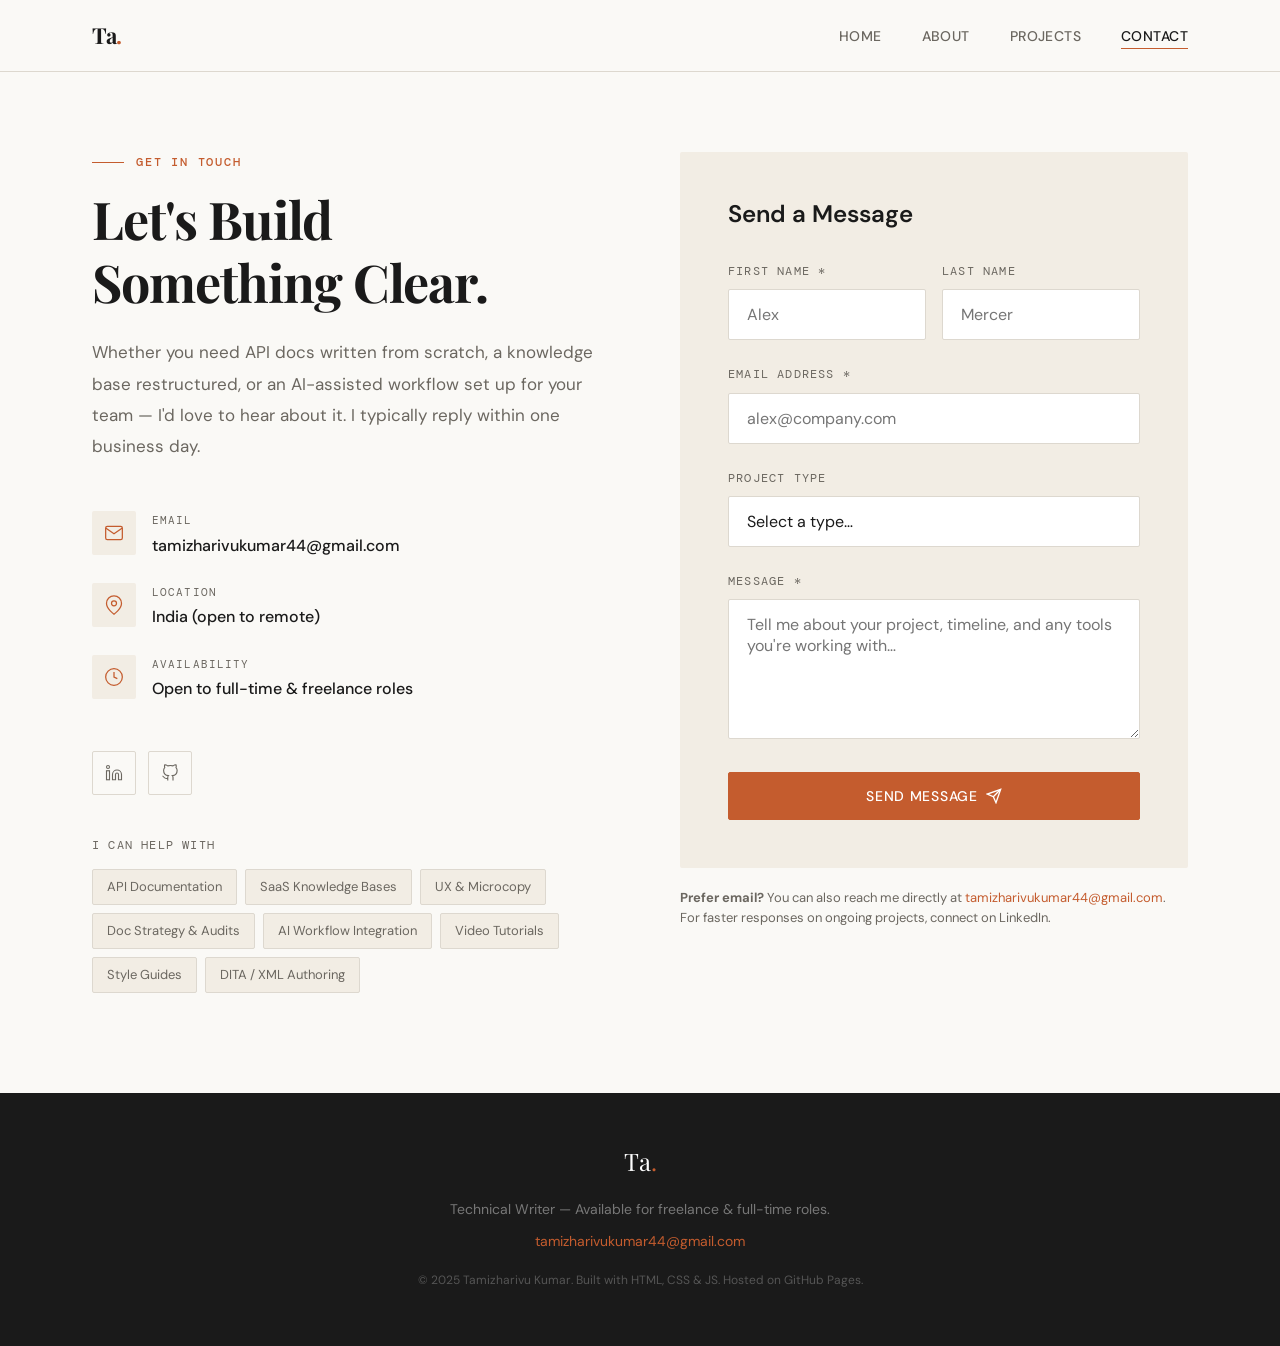
<file: pages/contact.html>
<!DOCTYPE html>
<html lang="en">

<head>
  <meta charset="UTF-8" />
  <meta name="viewport" content="width=device-width, initial-scale=1.0" />
  <title>Contact — Tamizharivu Kumar</title>
  <meta name="description"
    content="Get in touch with Tamizharivu Kumar for technical writing, documentation, and UX writing projects." />
  <link rel="stylesheet" href="../css/style.css" />
</head>

<body>

  <!-- NAV -->
  <nav>
    <div class="nav-inner">
      <a class="nav-logo" href="../index.html">Ta<span>.</span></a>
      <ul class="nav-links">
        <li><a href="../index.html">Home</a></li>
        <li><a href="about.html">About</a></li>
        <li><a href="projects.html">Projects</a></li>
        <li><a href="contact.html">Contact</a></li>
      </ul>
      <button class="nav-toggle" aria-label="Toggle menu">
        <span></span><span></span><span></span>
      </button>
    </div>
  </nav>

  <!-- CONTACT -->
  <section class="contact-section">
    <div class="container">
      <div class="contact-grid">

        <!-- LEFT: Info -->
        <div>
          <p class="section-label fade-up">Get In Touch</p>
          <h1 class="section-title fade-up">Let's Build<br>Something Clear.</h1>
          <p class="fade-up" style="font-size:17px; color:var(--muted); line-height:1.85; margin-bottom:48px;">
            Whether you need API docs written from scratch, a knowledge base
            restructured, or an AI-assisted workflow set up for your team —
            I'd love to hear about it. I typically reply within one business day.
          </p>

          <div class="contact-details fade-up">

            <div class="contact-item">
              <div class="contact-item-icon">
                <svg viewBox="0 0 24 24" fill="none" stroke="currentColor" stroke-width="1.5">
                  <path d="M4 4h16c1.1 0 2 .9 2 2v12c0 1.1-.9 2-2 2H4c-1.1 0-2-.9-2-2V6c0-1.1.9-2 2-2z" />
                  <polyline points="22,6 12,13 2,6" />
                </svg>
              </div>
              <div class="contact-item-text">
                <p class="lbl">Email</p>
                <a href="mailto:tamizharivu@example.com">tamizharivukumar44@gmail.com</a>
              </div>
            </div>

            <div class="contact-item">
              <div class="contact-item-icon">
                <svg viewBox="0 0 24 24" fill="none" stroke="currentColor" stroke-width="1.5">
                  <path d="M21 10c0 7-9 13-9 13s-9-6-9-13a9 9 0 0 1 18 0z" />
                  <circle cx="12" cy="10" r="3" />
                </svg>
              </div>
              <div class="contact-item-text">
                <p class="lbl">Location</p>
                <span>India (open to remote)</span>
              </div>
            </div>

            <div class="contact-item">
              <div class="contact-item-icon">
                <svg viewBox="0 0 24 24" fill="none" stroke="currentColor" stroke-width="1.5">
                  <circle cx="12" cy="12" r="10" />
                  <polyline points="12 6 12 12 16 14" />
                </svg>
              </div>
              <div class="contact-item-text">
                <p class="lbl">Availability</p>
                <span>Open to full-time &amp; freelance roles</span>
              </div>
            </div>

          </div>

          <!-- Social Links -->
          <div class="social-row fade-up">
            <a href="https://www.linkedin.com/in/tamizharivu-kumar/" class="social-btn" target="_blank" rel="noopener"
              aria-label="LinkedIn">
              <svg viewBox="0 0 24 24" fill="none" stroke="currentColor" stroke-width="1.5">
                <path d="M16 8a6 6 0 0 1 6 6v7h-4v-7a2 2 0 0 0-2-2 2 2 0 0 0-2 2v7h-4v-7a6 6 0 0 1 6-6z" />
                <rect x="2" y="9" width="4" height="12" />
                <circle cx="4" cy="4" r="2" />
              </svg>
            </a>

            <a href="https://github.com/TamizharivuKumar" class="social-btn" target="_blank" rel="noopener"
              aria-label="GitHub">
              <svg viewBox="0 0 24 24" fill="none" stroke="currentColor" stroke-width="1.5">
                <path
                  d="M9 19c-5 1.5-5-2.5-7-3m14 6v-3.87a3.37 3.37 0 0 0-.94-2.61c3.14-.35 6.44-1.54 6.44-7A5.44 5.44 0 0 0 20 4.77 5.07 5.07 0 0 0 19.91 1S18.73.65 16 2.48a13.38 13.38 0 0 0-7 0C6.27.65 5.09 1 5.09 1A5.07 5.07 0 0 0 5 4.77a5.44 5.44 0 0 0-1.5 3.78c0 5.42 3.3 6.61 6.44 7A3.37 3.37 0 0 0 9 18.13V22" />
              </svg>
            </a>

            <!-- <a href="https://twitter.com/janedoe" class="social-btn" target="_blank" rel="noopener" aria-label="Twitter / X">
              <svg viewBox="0 0 24 24" fill="none" stroke="currentColor" stroke-width="1.5">
                <path d="M22 4s-.7 2.1-2 3.4c1.6 10-9.4 17.3-18 11.6 2.2.1 4.4-.6 6-2C3 15.5.5 9.6 3 5c2.2 2.6 5.6 4.1 9 4-.9-4.2 4-6.6 7-3.8 1.1 0 3-1.2 3-1.2z"/>
              </svg>
            </a> -->

            <!-- <a href="https://medium.com/@janedoe" class="social-btn" target="_blank" rel="noopener" aria-label="Medium / Blog">
              <svg viewBox="0 0 24 24" fill="none" stroke="currentColor" stroke-width="1.5">
                <path d="M4 4h16c1.1 0 2 .9 2 2v12c0 1.1-.9 2-2 2H4c-1.1 0-2-.9-2-2V6c0-1.1.9-2 2-2z"/>
                <line x1="8" y1="10" x2="8" y2="14"/>
                <line x1="12" y1="9" x2="12" y2="15"/>
                <line x1="16" y1="11" x2="16" y2="13"/>
              </svg>
            </a> -->
          </div>

          <!-- Expertise tags -->
          <div style="margin-top:40px;" class="fade-up">
            <p
              style="font-size:12px; font-family:var(--font-mono); letter-spacing:0.1em; text-transform:uppercase; color:var(--muted); margin-bottom:14px;">
              I can help with</p>
            <div style="display:flex; flex-wrap:wrap; gap:8px;">
              <span
                style="padding:6px 14px; background:var(--cream); border:1px solid var(--border); border-radius:2px; font-size:13px; color:var(--muted);">API
                Documentation</span>
              <span
                style="padding:6px 14px; background:var(--cream); border:1px solid var(--border); border-radius:2px; font-size:13px; color:var(--muted);">SaaS
                Knowledge Bases</span>
              <span
                style="padding:6px 14px; background:var(--cream); border:1px solid var(--border); border-radius:2px; font-size:13px; color:var(--muted);">UX
                &amp; Microcopy</span>
              <span
                style="padding:6px 14px; background:var(--cream); border:1px solid var(--border); border-radius:2px; font-size:13px; color:var(--muted);">Doc
                Strategy &amp; Audits</span>
              <span
                style="padding:6px 14px; background:var(--cream); border:1px solid var(--border); border-radius:2px; font-size:13px; color:var(--muted);">AI
                Workflow Integration</span>
              <span
                style="padding:6px 14px; background:var(--cream); border:1px solid var(--border); border-radius:2px; font-size:13px; color:var(--muted);">Video
                Tutorials</span>
              <span
                style="padding:6px 14px; background:var(--cream); border:1px solid var(--border); border-radius:2px; font-size:13px; color:var(--muted);">Style
                Guides</span>
              <span
                style="padding:6px 14px; background:var(--cream); border:1px solid var(--border); border-radius:2px; font-size:13px; color:var(--muted);">DITA
                / XML Authoring</span>
            </div>
          </div>

        </div>

        <!-- RIGHT: Form -->
        <div class="fade-up">
          <div class="contact-form-wrap">
            <h3>Send a Message</h3>

            <form id="contact-form" novalidate>
              <div class="form-row">
                <div class="form-group">
                  <label for="fname">First Name *</label>
                  <input type="text" id="fname" name="fname" placeholder="Alex" required />
                </div>
                <div class="form-group">
                  <label for="lname">Last Name</label>
                  <input type="text" id="lname" name="lname" placeholder="Mercer" />
                </div>
              </div>

              <div class="form-group">
                <label for="email">Email Address *</label>
                <input type="email" id="email" name="email" placeholder="alex@company.com" required />
              </div>

              <div class="form-group">
                <label for="project-type">Project Type</label>
                <select id="project-type" name="project-type">
                  <option value="" disabled selected>Select a type…</option>
                  <option>API / SDK Documentation</option>
                  <option>User Guide / Help Center</option>
                  <option>UX / Microcopy</option>
                  <option>Style Guide / Strategy</option>
                  <option>Release Notes</option>
                  <option>Other</option>
                </select>
              </div>

              <div class="form-group">
                <label for="message">Message *</label>
                <textarea id="message" name="message"
                  placeholder="Tell me about your project, timeline, and any tools you're working with…"
                  required></textarea>
              </div>

              <button type="submit" class="btn btn-primary" style="width:100%; justify-content:center;">
                Send Message
                <svg viewBox="0 0 24 24" fill="none" stroke="currentColor" stroke-width="2" width="16" height="16">
                  <line x1="22" y1="2" x2="11" y2="13" />
                  <polygon points="22 2 15 22 11 13 2 9 22 2" />
                </svg>
              </button>
            </form>

            <div class="form-success">
              <svg viewBox="0 0 24 24" fill="none" stroke="currentColor" stroke-width="1.5">
                <path d="M22 11.08V12a10 10 0 1 1-5.93-9.14" />
                <polyline points="22 4 12 14.01 9 11.01" />
              </svg>
              <h4>Message Sent!</h4>
              <p>Thanks for reaching out. I'll get back to you within one business day.</p>
            </div>

          </div>

          <!-- Note -->
          <p style="font-size:13px; color:var(--muted); margin-top:20px; line-height:1.6;">
            <strong>Prefer email?</strong> You can also reach me directly at
            <a href="mailto:tamizharivukumar44@gmail.com" style="color:var(--accent);">tamizharivukumar44@gmail.com</a>.
            For faster responses on ongoing projects, connect on LinkedIn.
          </p>
        </div>

      </div>
    </div>
  </section>

  <!-- FOOTER -->
  <footer>
    <div class="container">
      <div class="footer-logo">Ta<span>.</span></div>
      <p>Technical Writer — Available for freelance &amp; full-time roles.</p>
      <p><a href="mailto:tamizharivukumar44@gmail.com">tamizharivukumar44@gmail.com</a></p>
      <p style="margin-top:16px; font-size:12px; color:#555;">© 2025 Tamizharivu Kumar. Built with HTML, CSS &amp; JS.
        Hosted on GitHub Pages.</p>
    </div>
  </footer>

  <script src="../js/main.js"></script>
</body>

</html>
</file>
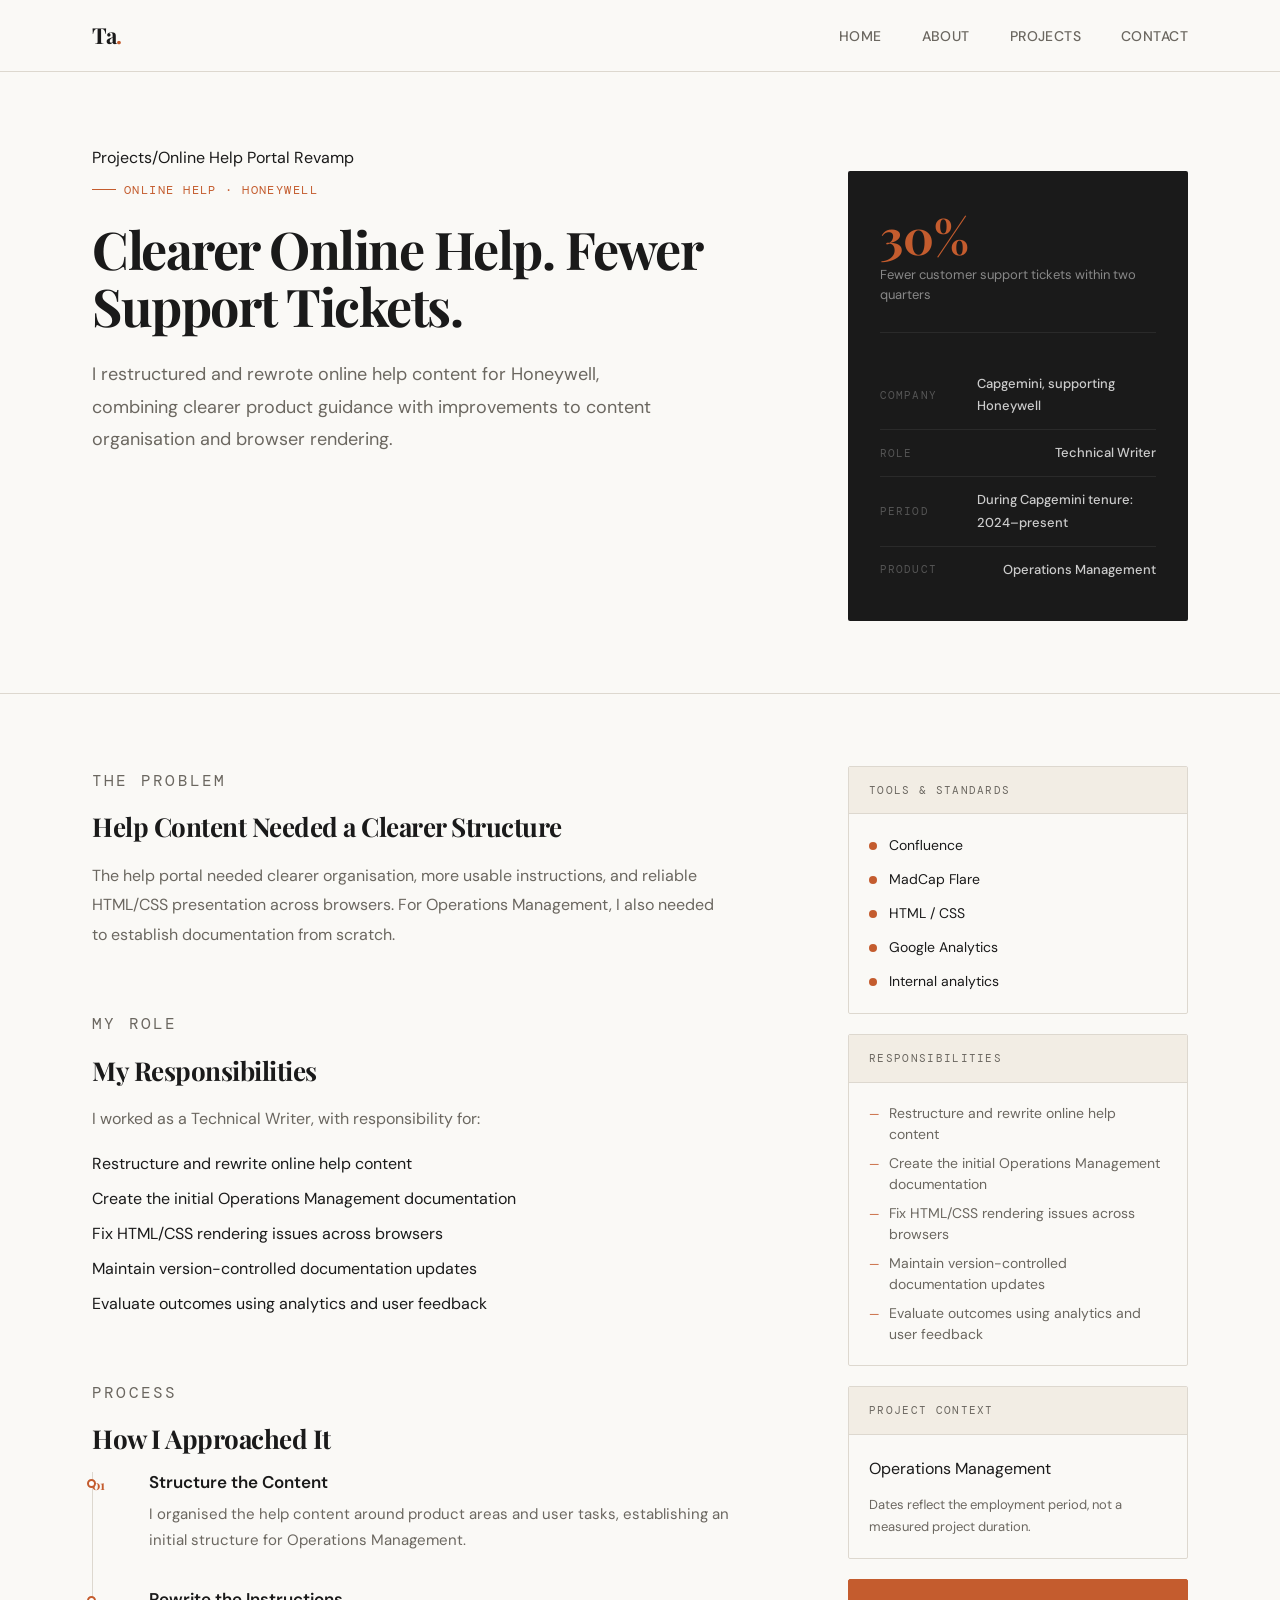
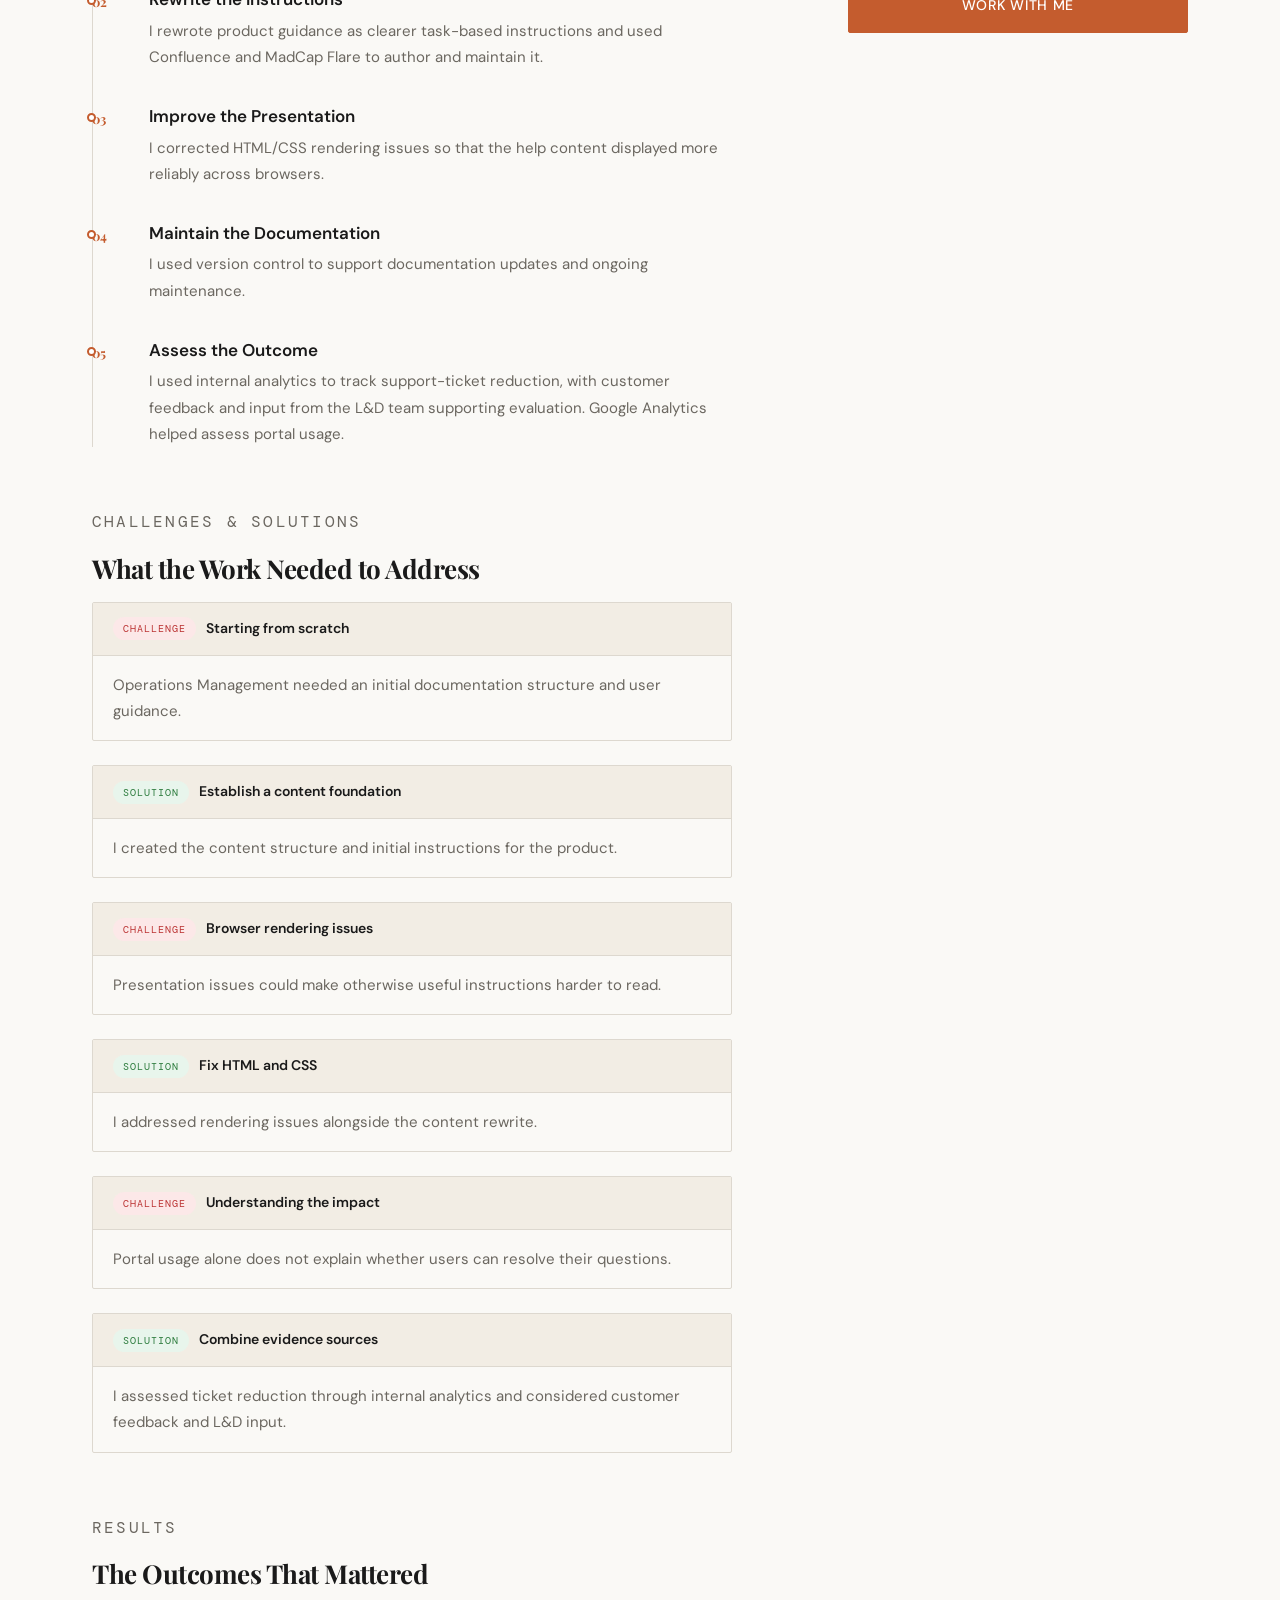
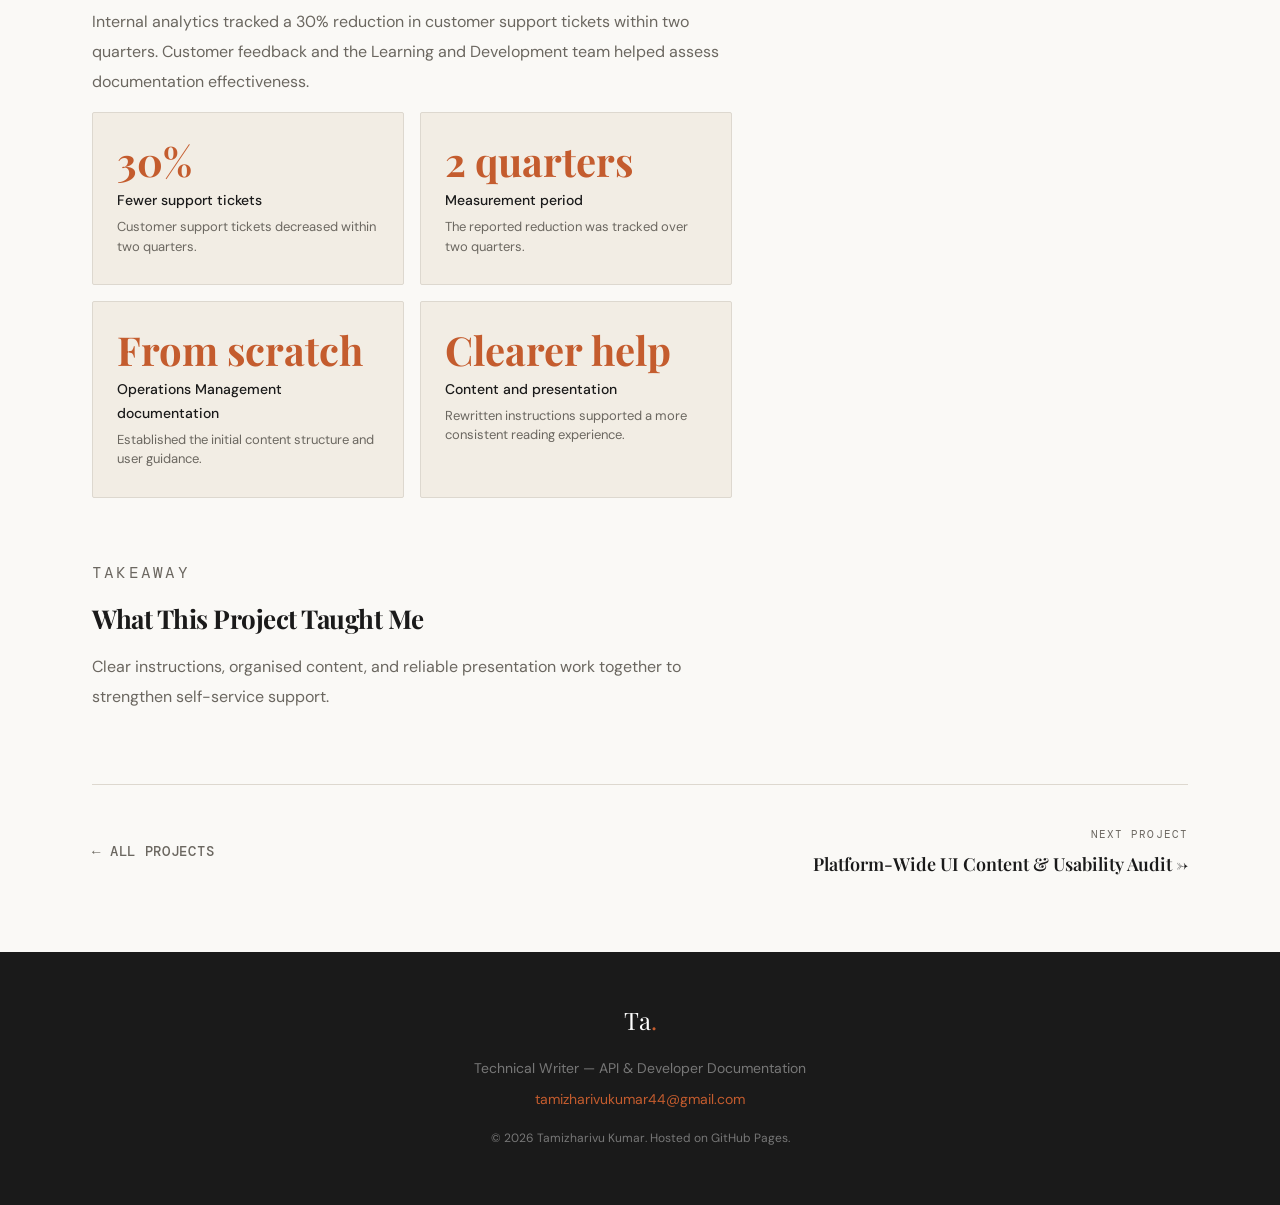
<file: pages/project-help-portal.html>
<!DOCTYPE html><html lang="en"><head><meta charset="UTF-8"><meta name="viewport" content="width=device-width, initial-scale=1"><title>Online Help Portal Revamp — 30% Support Ticket Reduction — Tamizharivu Kumar</title><meta name="description" content="I restructured and rewrote online help content for Honeywell, combining clearer product guidance with improvements to content organisation and browser rendering."><link rel="stylesheet" href="../css/style.css"><style>
    /* ── CASE STUDY PAGE EXTRAS ── */

    .cs-hero {
      padding-top: calc(var(--nav-h) + 72px);
      padding-bottom: 72px;
      border-bottom: 1px solid var(--border);
    }

    .cs-breadcrumb {
      display: flex;
      align-items: center;
      gap: 8px;
      font-size: 13px;
      color: var(--muted);
      margin-bottom: 32px;
      font-family: var(--font-mono);
      letter-spacing: 0.04em;
    }
    .cs-breadcrumb a { color: var(--accent); }
    .cs-breadcrumb span { color: var(--border); }

    .cs-hero-grid {
      display: grid;
      grid-template-columns: 1fr 340px;
      gap: 64px;
      align-items: start;
    }

    .cs-category {
      display: inline-flex;
      align-items: center;
      gap: 8px;
      font-family: var(--font-mono);
      font-size: 12px;
      letter-spacing: 0.12em;
      text-transform: uppercase;
      color: var(--accent);
      margin-bottom: 20px;
    }
    .cs-category::before {
      content: '';
      width: 24px; height: 1px;
      background: var(--accent);
    }

    .cs-title {
      font-size: clamp(32px, 5vw, 52px);
      font-weight: 700;
      letter-spacing: -1.5px;
      line-height: 1.1;
      margin-bottom: 24px;
    }

    .cs-summary {
      font-size: 18px;
      color: var(--muted);
      line-height: 1.8;
      max-width: 560px;
    }

    /* Stat sidebar */
    .cs-stat-box {
      background: var(--ink);
      padding: 40px 32px;
      border-radius: 2px;
      display: flex;
      flex-direction: column;
      gap: 32px;
      position: sticky;
      top: calc(var(--nav-h) + 24px);
    }

    .cs-stat {
      border-bottom: 1px solid #2a2a2a;
      padding-bottom: 28px;
    }
    .cs-stat:last-child { border-bottom: none; padding-bottom: 0; }

    .cs-stat-num {
      font-family: var(--font-display);
      font-size: 48px;
      font-weight: 700;
      color: var(--accent);
      line-height: 1;
      margin-bottom: 6px;
    }

    .cs-stat-label {
      font-size: 13px;
      color: #888;
      line-height: 1.5;
    }

    .cs-meta {
      margin-top: 8px;
      display: flex;
      flex-direction: column;
      gap: 12px;
    }

    .cs-meta-row {
      display: flex;
      justify-content: space-between;
      align-items: center;
      font-size: 13px;
      padding-bottom: 12px;
      border-bottom: 1px solid #2a2a2a;
    }
    .cs-meta-row:last-child { border-bottom: none; padding-bottom: 0; }

    .cs-meta-key {
      font-family: var(--font-mono);
      font-size: 11px;
      letter-spacing: 0.1em;
      color: #555;
      text-transform: uppercase;
    }
    .cs-meta-val { color: #ccc; font-weight: 500; }

    /* Body sections */
    .cs-body {
      display: grid;
      grid-template-columns: 1fr 340px;
      gap: 64px;
      align-items: start;
      padding: 72px 0;
    }

    .cs-content { max-width: 640px; }

    .cs-section { margin-bottom: 60px; }
    .cs-section:last-child { margin-bottom: 0; }

    .cs-section-label {
      font-family: var(--font-mono);
      font-size: 11px;
      letter-spacing: 0.14em;
      text-transform: uppercase;
      color: var(--accent);
      margin-bottom: 16px;
    }

    .cs-section h2 {
      font-size: 26px;
      font-weight: 700;
      letter-spacing: -0.5px;
      margin-bottom: 18px;
    }

    .cs-section p {
      font-size: 16px;
      color: var(--muted);
      line-height: 1.85;
      margin-bottom: 16px;
    }
    .cs-section p:last-child { margin-bottom: 0; }

    /* Process steps */
    .process-steps {
      counter-reset: step;
      display: flex;
      flex-direction: column;
      gap: 0;
      margin-top: 8px;
      border-left: 1px solid var(--border);
      padding-left: 0;
    }

    .process-step {
      display: grid;
      grid-template-columns: 56px 1fr;
      gap: 0;
      position: relative;
      padding-bottom: 36px;
    }
    .process-step:last-child { padding-bottom: 0; }

    .step-num {
      font-family: var(--font-display);
      font-size: 13px;
      font-weight: 700;
      color: var(--accent);
      padding: 0 20px 0 0;
      padding-top: 2px;
      position: relative;
      left: -1px;
    }
    .step-num::before {
      content: '';
      position: absolute;
      left: -5px; top: 7px;
      width: 9px; height: 9px;
      border-radius: 50%;
      background: var(--white);
      border: 2px solid var(--accent);
    }

    .step-body h3 {
      font-size: 17px;
      font-weight: 600;
      font-family: var(--font-body);
      margin-bottom: 8px;
      color: var(--ink);
    }

    .step-body p {
      font-size: 15px;
      color: var(--muted);
      line-height: 1.75;
      margin-bottom: 0;
    }

    /* Challenge/solution pairs */
    .challenge-grid {
      display: flex;
      flex-direction: column;
      gap: 24px;
      margin-top: 8px;
    }

    .challenge-card {
      border: 1px solid var(--border);
      border-radius: 2px;
      overflow: hidden;
    }

    .challenge-card-header {
      display: flex;
      align-items: center;
      gap: 10px;
      padding: 14px 20px;
      background: var(--cream);
      border-bottom: 1px solid var(--border);
    }

    .challenge-card-header .pill {
      font-family: var(--font-mono);
      font-size: 10px;
      letter-spacing: 0.1em;
      text-transform: uppercase;
      padding: 3px 10px;
      border-radius: 100px;
    }
    .pill-challenge { background: #fce8e8; color: #b33; }
    .pill-solution  { background: #e8f5ec; color: #2a7a3b; }

    .challenge-card-header span:last-child {
      font-size: 14px;
      font-weight: 600;
      color: var(--ink);
    }

    .challenge-card-body {
      padding: 16px 20px;
      font-size: 15px;
      color: var(--muted);
      line-height: 1.75;
    }

    /* Results metrics */
    .results-grid {
      display: grid;
      grid-template-columns: repeat(2, 1fr);
      gap: 16px;
      margin-top: 16px;
    }

    .result-card {
      background: var(--cream);
      border: 1px solid var(--border);
      border-radius: 2px;
      padding: 28px 24px;
    }

    .result-card .r-num {
      font-family: var(--font-display);
      font-size: 40px;
      font-weight: 700;
      color: var(--accent);
      line-height: 1;
      margin-bottom: 8px;
    }

    .result-card .r-label {
      font-size: 14px;
      color: var(--ink);
      font-weight: 500;
      margin-bottom: 4px;
    }

    .result-card .r-desc {
      font-size: 13px;
      color: var(--muted);
      line-height: 1.5;
    }

    /* Tools sidebar sticky section */
    .cs-sidebar { position: sticky; top: calc(var(--nav-h) + 24px); }

    .cs-sidebar-card {
      border: 1px solid var(--border);
      border-radius: 2px;
      overflow: hidden;
      margin-bottom: 20px;
    }

    .cs-sidebar-card-head {
      background: var(--cream);
      padding: 14px 20px;
      border-bottom: 1px solid var(--border);
      font-family: var(--font-mono);
      font-size: 11px;
      letter-spacing: 0.12em;
      text-transform: uppercase;
      color: var(--muted);
    }

    .cs-sidebar-card-body { padding: 20px; }

    .tool-list { display: flex; flex-direction: column; gap: 10px; }

    .tool-item {
      display: flex;
      align-items: center;
      gap: 12px;
      font-size: 14px;
      color: var(--ink);
    }

    .tool-dot {
      width: 8px; height: 8px;
      border-radius: 50%;
      background: var(--accent);
      flex-shrink: 0;
    }

    .role-list { display: flex; flex-direction: column; gap: 8px; }

    .role-item {
      display: flex;
      align-items: flex-start;
      gap: 10px;
      font-size: 14px;
      color: var(--muted);
      line-height: 1.5;
    }
    .role-item::before {
      content: '—';
      color: var(--accent);
      font-size: 12px;
      margin-top: 2px;
      flex-shrink: 0;
    }

    /* Back nav */
    .cs-back-nav {
      padding: 40px 0 72px;
      border-top: 1px solid var(--border);
      display: flex;
      align-items: center;
      justify-content: space-between;
      flex-wrap: wrap;
      gap: 24px;
    }

    .back-link {
      display: flex;
      align-items: center;
      gap: 10px;
      font-size: 14px;
      font-weight: 500;
      color: var(--muted);
      letter-spacing: 0.05em;
      text-transform: uppercase;
      font-family: var(--font-mono);
      transition: color 0.2s, gap 0.2s;
    }
    .back-link:hover { color: var(--ink); gap: 14px; }
    .back-link svg { width: 16px; height: 16px; }

    .next-project {
      text-align: right;
    }
    .next-project .np-label {
      font-family: var(--font-mono);
      font-size: 11px;
      letter-spacing: 0.1em;
      text-transform: uppercase;
      color: var(--muted);
      margin-bottom: 6px;
    }
    .next-project a {
      font-size: 18px;
      font-family: var(--font-display);
      font-weight: 600;
      color: var(--ink);
      display: flex;
      align-items: center;
      gap: 10px;
      justify-content: flex-end;
      transition: gap 0.2s;
    }
    .next-project a:hover { gap: 14px; }

    /* Responsive */
    @media (max-width: 900px) {
      .cs-hero-grid,
      .cs-body { grid-template-columns: 1fr; }
      .cs-stat-box,
      .cs-sidebar { position: static; }
      .results-grid { grid-template-columns: 1fr; }
    }
  
.cs-meta-val{max-width:65%;overflow-wrap:anywhere}.r-num{font-size:clamp(22px,3vw,36px);overflow-wrap:anywhere}a:focus-visible{outline:2px solid var(--accent);outline-offset:4px}</style></head><body>  <nav>
    <div class="nav-inner">
      <a class="nav-logo" href="../index.html">Ta<span>.</span></a>
      <ul class="nav-links">
        <li><a href="../index.html">Home</a></li>
        <li><a href="about.html">About</a></li>
        <li><a href="projects.html">Projects</a></li>
        <li><a href="contact.html">Contact</a></li>
      </ul>
      <button class="nav-toggle" aria-label="Toggle menu">
        <span></span><span></span><span></span>
      </button>
    </div>
  </nav>

<main><section class="cs-hero"><div class="container"><div class="breadcrumb"><a href="projects.html">Projects</a><span>/</span><span>Online Help Portal Revamp</span></div><div class="cs-hero-grid"><div><p class="cs-category">Online Help · Honeywell</p><h1 class="cs-title">Clearer Online Help. Fewer Support Tickets.</h1><p class="cs-summary">I restructured and rewrote online help content for Honeywell, combining clearer product guidance with improvements to content organisation and browser rendering.</p></div><div class="cs-stat-box"><div class="cs-stat"><div class="cs-stat-num">30%</div><div class="cs-stat-label">Fewer customer support tickets within two quarters</div></div><div class="cs-meta"><div class="cs-meta-row"><span class="cs-meta-key">Company</span><span class="cs-meta-val">Capgemini, supporting Honeywell</span></div><div class="cs-meta-row"><span class="cs-meta-key">Role</span><span class="cs-meta-val">Technical Writer</span></div><div class="cs-meta-row"><span class="cs-meta-key">Period</span><span class="cs-meta-val">During Capgemini tenure: 2024–present</span></div><div class="cs-meta-row"><span class="cs-meta-key">Product</span><span class="cs-meta-val">Operations Management</span></div></div></div></div></div></section><section style="padding:0"><div class="container"><div class="cs-body"><article class="cs-content"><div class="cs-section"><p class="cs-section-label">The Problem</p><h2>Help Content Needed a Clearer Structure</h2><p>The help portal needed clearer organisation, more usable instructions, and reliable HTML/CSS presentation across browsers. For Operations Management, I also needed to establish documentation from scratch.</p></div><div class="cs-section"><p class="cs-section-label">My Role</p><h2>My Responsibilities</h2><p>I worked as a Technical Writer, with responsibility for:</p><ul class="role-list" style="margin-top:8px"><li>Restructure and rewrite online help content</li><li>Create the initial Operations Management documentation</li><li>Fix HTML/CSS rendering issues across browsers</li><li>Maintain version-controlled documentation updates</li><li>Evaluate outcomes using analytics and user feedback</li></ul></div><div class="cs-section"><p class="cs-section-label">Process</p><h2>How I Approached It</h2><div class="process-steps"><div class="process-step"><div class="step-num">01</div><div class="step-body"><h3>Structure the Content</h3><p>I organised the help content around product areas and user tasks, establishing an initial structure for Operations Management.</p></div></div><div class="process-step"><div class="step-num">02</div><div class="step-body"><h3>Rewrite the Instructions</h3><p>I rewrote product guidance as clearer task-based instructions and used Confluence and MadCap Flare to author and maintain it.</p></div></div><div class="process-step"><div class="step-num">03</div><div class="step-body"><h3>Improve the Presentation</h3><p>I corrected HTML/CSS rendering issues so that the help content displayed more reliably across browsers.</p></div></div><div class="process-step"><div class="step-num">04</div><div class="step-body"><h3>Maintain the Documentation</h3><p>I used version control to support documentation updates and ongoing maintenance.</p></div></div><div class="process-step"><div class="step-num">05</div><div class="step-body"><h3>Assess the Outcome</h3><p>I used internal analytics to track support-ticket reduction, with customer feedback and input from the L&amp;D team supporting evaluation. Google Analytics helped assess portal usage.</p></div></div></div></div><div class="cs-section"><p class="cs-section-label">Challenges &amp; Solutions</p><h2>What the Work Needed to Address</h2><div class="challenge-grid"><div class="challenge-card"><div class="challenge-card-header"><span class="pill pill-challenge">Challenge</span><span>Starting from scratch</span></div><div class="challenge-card-body">Operations Management needed an initial documentation structure and user guidance.</div></div><div class="challenge-card"><div class="challenge-card-header"><span class="pill pill-solution">Solution</span><span>Establish a content foundation</span></div><div class="challenge-card-body">I created the content structure and initial instructions for the product.</div></div><div class="challenge-card"><div class="challenge-card-header"><span class="pill pill-challenge">Challenge</span><span>Browser rendering issues</span></div><div class="challenge-card-body">Presentation issues could make otherwise useful instructions harder to read.</div></div><div class="challenge-card"><div class="challenge-card-header"><span class="pill pill-solution">Solution</span><span>Fix HTML and CSS</span></div><div class="challenge-card-body">I addressed rendering issues alongside the content rewrite.</div></div><div class="challenge-card"><div class="challenge-card-header"><span class="pill pill-challenge">Challenge</span><span>Understanding the impact</span></div><div class="challenge-card-body">Portal usage alone does not explain whether users can resolve their questions.</div></div><div class="challenge-card"><div class="challenge-card-header"><span class="pill pill-solution">Solution</span><span>Combine evidence sources</span></div><div class="challenge-card-body">I assessed ticket reduction through internal analytics and considered customer feedback and L&amp;D input.</div></div></div></div><div class="cs-section"><p class="cs-section-label">Results</p><h2>The Outcomes That Mattered</h2><p>Internal analytics tracked a 30% reduction in customer support tickets within two quarters. Customer feedback and the Learning and Development team helped assess documentation effectiveness.</p><div class="results-grid"><div class="result-card"><div class="r-num">30%</div><div class="r-label">Fewer support tickets</div><div class="r-desc">Customer support tickets decreased within two quarters.</div></div><div class="result-card"><div class="r-num">2 quarters</div><div class="r-label">Measurement period</div><div class="r-desc">The reported reduction was tracked over two quarters.</div></div><div class="result-card"><div class="r-num">From scratch</div><div class="r-label">Operations Management documentation</div><div class="r-desc">Established the initial content structure and user guidance.</div></div><div class="result-card"><div class="r-num">Clearer help</div><div class="r-label">Content and presentation</div><div class="r-desc">Rewritten instructions supported a more consistent reading experience.</div></div></div></div><div class="cs-section"><p class="cs-section-label">Takeaway</p><h2>What This Project Taught Me</h2><p>Clear instructions, organised content, and reliable presentation work together to strengthen self-service support.</p></div></article><aside class="cs-sidebar"><div class="cs-sidebar-card"><div class="cs-sidebar-card-head">Tools &amp; Standards</div><div class="cs-sidebar-card-body"><div class="tool-list"><div class="tool-item"><span class="tool-dot"></span>Confluence</div><div class="tool-item"><span class="tool-dot"></span>MadCap Flare</div><div class="tool-item"><span class="tool-dot"></span>HTML / CSS</div><div class="tool-item"><span class="tool-dot"></span>Google Analytics</div><div class="tool-item"><span class="tool-dot"></span>Internal analytics</div></div></div></div><div class="cs-sidebar-card"><div class="cs-sidebar-card-head">Responsibilities</div><div class="cs-sidebar-card-body"><div class="role-list"><div class="role-item">Restructure and rewrite online help content</div><div class="role-item">Create the initial Operations Management documentation</div><div class="role-item">Fix HTML/CSS rendering issues across browsers</div><div class="role-item">Maintain version-controlled documentation updates</div><div class="role-item">Evaluate outcomes using analytics and user feedback</div></div></div></div><div class="cs-sidebar-card"><div class="cs-sidebar-card-head">Project Context</div><div class="cs-sidebar-card-body"><p>Operations Management</p><p style="margin-top:12px;font-size:13px;color:var(--muted)">Dates reflect the employment period, not a measured project duration.</p></div></div><a href="contact.html" class="btn btn-primary" style="width:100%;justify-content:center">Work With Me</a></aside></div><div class="cs-back-nav"><a href="projects.html" class="back-link">← All Projects</a><div class="next-project"><p class="np-label">Next Project</p><a href="project-ui-audit.html">Platform-Wide UI Content &amp; Usability Audit →</a></div></div></div></section></main><footer><div class="container"><div class="footer-logo">Ta<span>.</span></div><p>Technical Writer — API &amp; Developer Documentation</p><p><a href="mailto:tamizharivukumar44@gmail.com">tamizharivukumar44@gmail.com</a></p><p style="margin-top:16px;font-size:12px">© 2026 Tamizharivu Kumar. Hosted on GitHub Pages.</p></div></footer><script src="../js/main.js"></script></body></html>
</file>
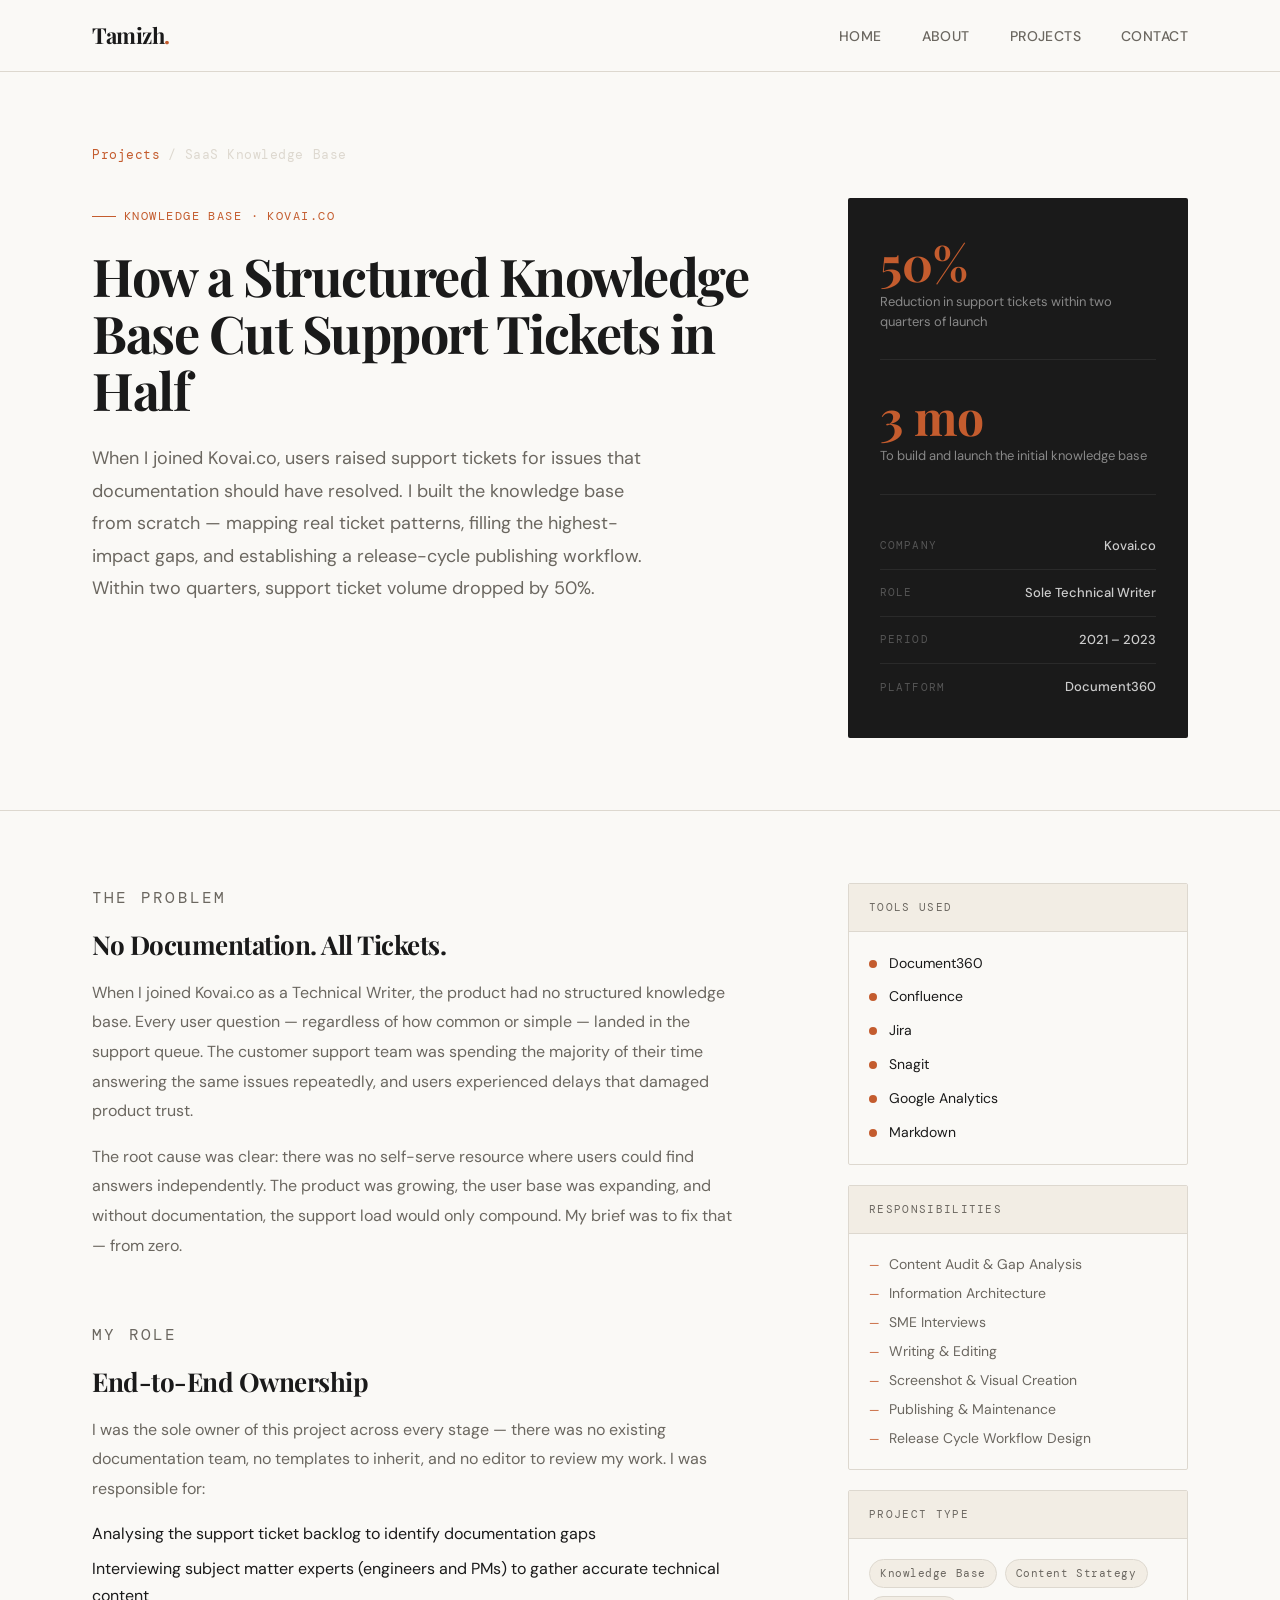
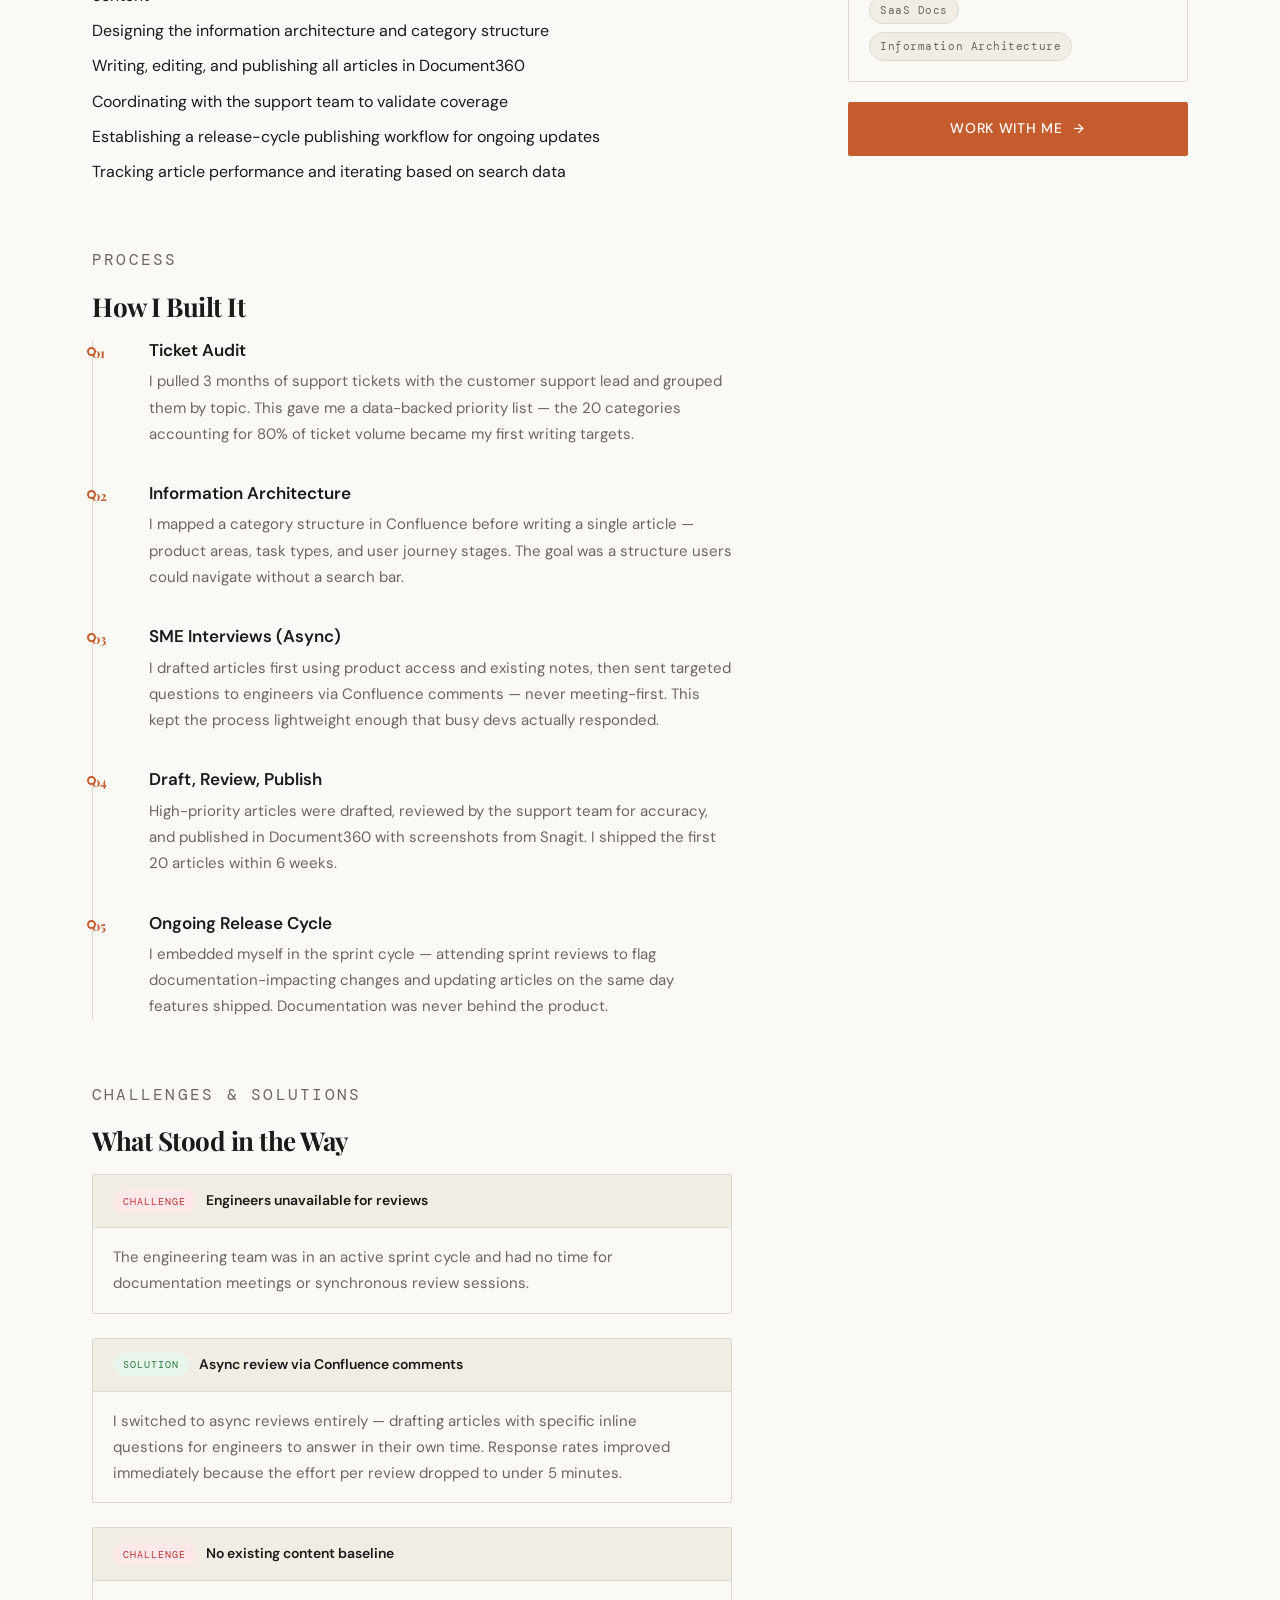
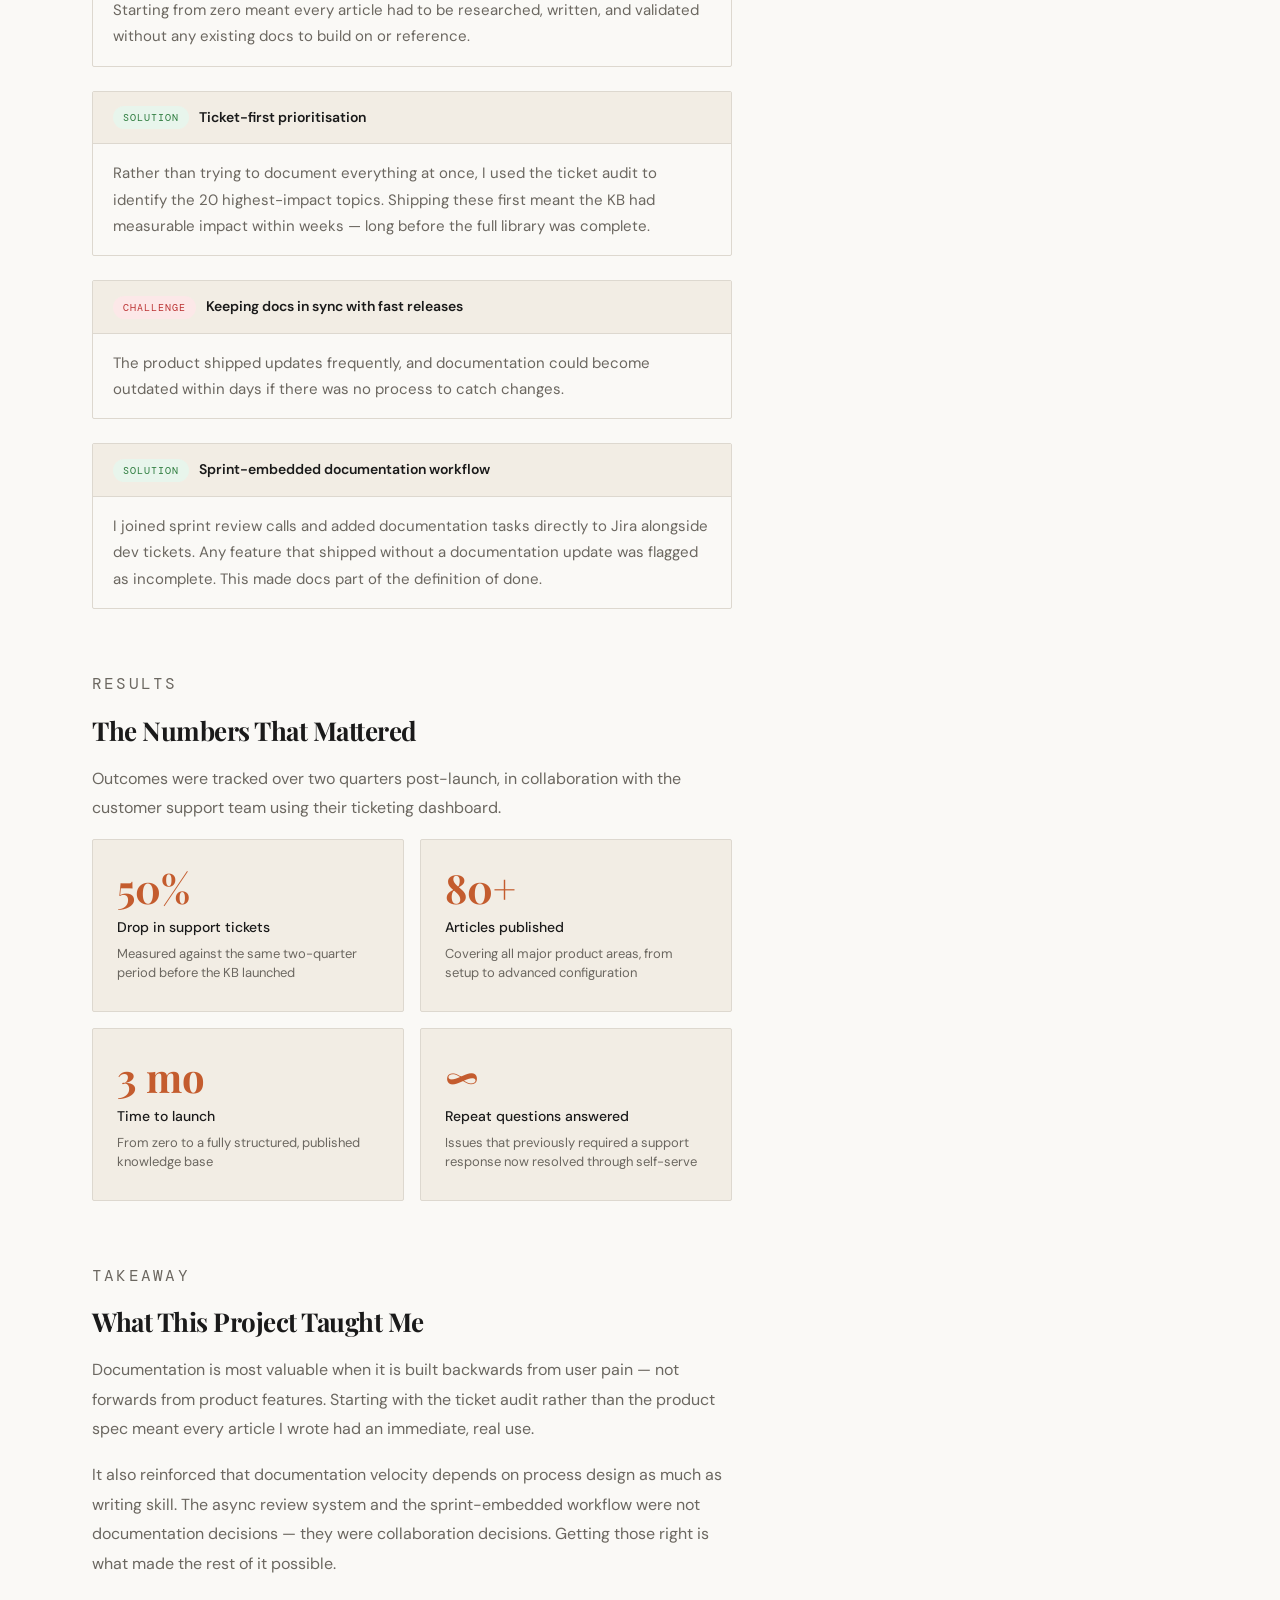
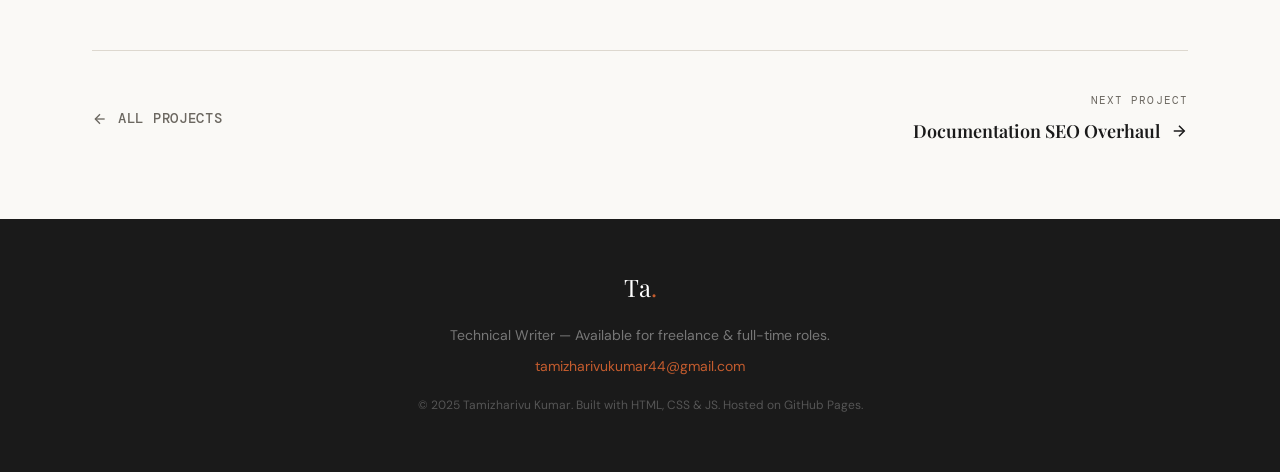
<file: pages/project-saas-kb.html>
<!DOCTYPE html>
<html lang="en">
<head>
  <meta charset="UTF-8" />
  <meta name="viewport" content="width=device-width, initial-scale=1.0" />
  <title>SaaS Knowledge Base — Tamizharivu K</title>
  <meta name="description" content="Case study: How I built a SaaS knowledge base at Kovai.co that reduced support tickets by 50% in two quarters." />
  <link rel="stylesheet" href="../css/style.css" />
  <style>
    /* ── CASE STUDY PAGE EXTRAS ── */

    .cs-hero {
      padding-top: calc(var(--nav-h) + 72px);
      padding-bottom: 72px;
      border-bottom: 1px solid var(--border);
    }

    .cs-breadcrumb {
      display: flex;
      align-items: center;
      gap: 8px;
      font-size: 13px;
      color: var(--muted);
      margin-bottom: 32px;
      font-family: var(--font-mono);
      letter-spacing: 0.04em;
    }
    .cs-breadcrumb a { color: var(--accent); }
    .cs-breadcrumb span { color: var(--border); }

    .cs-hero-grid {
      display: grid;
      grid-template-columns: 1fr 340px;
      gap: 64px;
      align-items: start;
    }

    .cs-category {
      display: inline-flex;
      align-items: center;
      gap: 8px;
      font-family: var(--font-mono);
      font-size: 12px;
      letter-spacing: 0.12em;
      text-transform: uppercase;
      color: var(--accent);
      margin-bottom: 20px;
    }
    .cs-category::before {
      content: '';
      width: 24px; height: 1px;
      background: var(--accent);
    }

    .cs-title {
      font-size: clamp(32px, 5vw, 52px);
      font-weight: 700;
      letter-spacing: -1.5px;
      line-height: 1.1;
      margin-bottom: 24px;
    }

    .cs-summary {
      font-size: 18px;
      color: var(--muted);
      line-height: 1.8;
      max-width: 560px;
    }

    /* Stat sidebar */
    .cs-stat-box {
      background: var(--ink);
      padding: 40px 32px;
      border-radius: 2px;
      display: flex;
      flex-direction: column;
      gap: 32px;
      position: sticky;
      top: calc(var(--nav-h) + 24px);
    }

    .cs-stat {
      border-bottom: 1px solid #2a2a2a;
      padding-bottom: 28px;
    }
    .cs-stat:last-child { border-bottom: none; padding-bottom: 0; }

    .cs-stat-num {
      font-family: var(--font-display);
      font-size: 48px;
      font-weight: 700;
      color: var(--accent);
      line-height: 1;
      margin-bottom: 6px;
    }

    .cs-stat-label {
      font-size: 13px;
      color: #888;
      line-height: 1.5;
    }

    .cs-meta {
      margin-top: 8px;
      display: flex;
      flex-direction: column;
      gap: 12px;
    }

    .cs-meta-row {
      display: flex;
      justify-content: space-between;
      align-items: center;
      font-size: 13px;
      padding-bottom: 12px;
      border-bottom: 1px solid #2a2a2a;
    }
    .cs-meta-row:last-child { border-bottom: none; padding-bottom: 0; }

    .cs-meta-key {
      font-family: var(--font-mono);
      font-size: 11px;
      letter-spacing: 0.1em;
      color: #555;
      text-transform: uppercase;
    }
    .cs-meta-val { color: #ccc; font-weight: 500; }

    /* Body sections */
    .cs-body {
      display: grid;
      grid-template-columns: 1fr 340px;
      gap: 64px;
      align-items: start;
      padding: 72px 0;
    }

    .cs-content { max-width: 640px; }

    .cs-section { margin-bottom: 60px; }
    .cs-section:last-child { margin-bottom: 0; }

    .cs-section-label {
      font-family: var(--font-mono);
      font-size: 11px;
      letter-spacing: 0.14em;
      text-transform: uppercase;
      color: var(--accent);
      margin-bottom: 16px;
    }

    .cs-section h2 {
      font-size: 26px;
      font-weight: 700;
      letter-spacing: -0.5px;
      margin-bottom: 18px;
    }

    .cs-section p {
      font-size: 16px;
      color: var(--muted);
      line-height: 1.85;
      margin-bottom: 16px;
    }
    .cs-section p:last-child { margin-bottom: 0; }

    /* Process steps */
    .process-steps {
      counter-reset: step;
      display: flex;
      flex-direction: column;
      gap: 0;
      margin-top: 8px;
      border-left: 1px solid var(--border);
      padding-left: 0;
    }

    .process-step {
      display: grid;
      grid-template-columns: 56px 1fr;
      gap: 0;
      position: relative;
      padding-bottom: 36px;
    }
    .process-step:last-child { padding-bottom: 0; }

    .step-num {
      font-family: var(--font-display);
      font-size: 13px;
      font-weight: 700;
      color: var(--accent);
      padding: 0 20px 0 0;
      padding-top: 2px;
      position: relative;
      left: -1px;
    }
    .step-num::before {
      content: '';
      position: absolute;
      left: -5px; top: 7px;
      width: 9px; height: 9px;
      border-radius: 50%;
      background: var(--white);
      border: 2px solid var(--accent);
    }

    .step-body h3 {
      font-size: 17px;
      font-weight: 600;
      font-family: var(--font-body);
      margin-bottom: 8px;
      color: var(--ink);
    }

    .step-body p {
      font-size: 15px;
      color: var(--muted);
      line-height: 1.75;
      margin-bottom: 0;
    }

    /* Challenge/solution pairs */
    .challenge-grid {
      display: flex;
      flex-direction: column;
      gap: 24px;
      margin-top: 8px;
    }

    .challenge-card {
      border: 1px solid var(--border);
      border-radius: 2px;
      overflow: hidden;
    }

    .challenge-card-header {
      display: flex;
      align-items: center;
      gap: 10px;
      padding: 14px 20px;
      background: var(--cream);
      border-bottom: 1px solid var(--border);
    }

    .challenge-card-header .pill {
      font-family: var(--font-mono);
      font-size: 10px;
      letter-spacing: 0.1em;
      text-transform: uppercase;
      padding: 3px 10px;
      border-radius: 100px;
    }
    .pill-challenge { background: #fce8e8; color: #b33; }
    .pill-solution  { background: #e8f5ec; color: #2a7a3b; }

    .challenge-card-header span:last-child {
      font-size: 14px;
      font-weight: 600;
      color: var(--ink);
    }

    .challenge-card-body {
      padding: 16px 20px;
      font-size: 15px;
      color: var(--muted);
      line-height: 1.75;
    }

    /* Results metrics */
    .results-grid {
      display: grid;
      grid-template-columns: repeat(2, 1fr);
      gap: 16px;
      margin-top: 16px;
    }

    .result-card {
      background: var(--cream);
      border: 1px solid var(--border);
      border-radius: 2px;
      padding: 28px 24px;
    }

    .result-card .r-num {
      font-family: var(--font-display);
      font-size: 40px;
      font-weight: 700;
      color: var(--accent);
      line-height: 1;
      margin-bottom: 8px;
    }

    .result-card .r-label {
      font-size: 14px;
      color: var(--ink);
      font-weight: 500;
      margin-bottom: 4px;
    }

    .result-card .r-desc {
      font-size: 13px;
      color: var(--muted);
      line-height: 1.5;
    }

    /* Tools sidebar sticky section */
    .cs-sidebar { position: sticky; top: calc(var(--nav-h) + 24px); }

    .cs-sidebar-card {
      border: 1px solid var(--border);
      border-radius: 2px;
      overflow: hidden;
      margin-bottom: 20px;
    }

    .cs-sidebar-card-head {
      background: var(--cream);
      padding: 14px 20px;
      border-bottom: 1px solid var(--border);
      font-family: var(--font-mono);
      font-size: 11px;
      letter-spacing: 0.12em;
      text-transform: uppercase;
      color: var(--muted);
    }

    .cs-sidebar-card-body { padding: 20px; }

    .tool-list { display: flex; flex-direction: column; gap: 10px; }

    .tool-item {
      display: flex;
      align-items: center;
      gap: 12px;
      font-size: 14px;
      color: var(--ink);
    }

    .tool-dot {
      width: 8px; height: 8px;
      border-radius: 50%;
      background: var(--accent);
      flex-shrink: 0;
    }

    .role-list { display: flex; flex-direction: column; gap: 8px; }

    .role-item {
      display: flex;
      align-items: flex-start;
      gap: 10px;
      font-size: 14px;
      color: var(--muted);
      line-height: 1.5;
    }
    .role-item::before {
      content: '—';
      color: var(--accent);
      font-size: 12px;
      margin-top: 2px;
      flex-shrink: 0;
    }

    /* Back nav */
    .cs-back-nav {
      padding: 40px 0 72px;
      border-top: 1px solid var(--border);
      display: flex;
      align-items: center;
      justify-content: space-between;
      flex-wrap: wrap;
      gap: 24px;
    }

    .back-link {
      display: flex;
      align-items: center;
      gap: 10px;
      font-size: 14px;
      font-weight: 500;
      color: var(--muted);
      letter-spacing: 0.05em;
      text-transform: uppercase;
      font-family: var(--font-mono);
      transition: color 0.2s, gap 0.2s;
    }
    .back-link:hover { color: var(--ink); gap: 14px; }
    .back-link svg { width: 16px; height: 16px; }

    .next-project {
      text-align: right;
    }
    .next-project .np-label {
      font-family: var(--font-mono);
      font-size: 11px;
      letter-spacing: 0.1em;
      text-transform: uppercase;
      color: var(--muted);
      margin-bottom: 6px;
    }
    .next-project a {
      font-size: 18px;
      font-family: var(--font-display);
      font-weight: 600;
      color: var(--ink);
      display: flex;
      align-items: center;
      gap: 10px;
      justify-content: flex-end;
      transition: gap 0.2s;
    }
    .next-project a:hover { gap: 14px; }

    /* Responsive */
    @media (max-width: 900px) {
      .cs-hero-grid,
      .cs-body { grid-template-columns: 1fr; }
      .cs-stat-box,
      .cs-sidebar { position: static; }
      .results-grid { grid-template-columns: 1fr; }
    }
  </style>
</head>
<body>

  <!-- NAV -->
  <nav>
    <div class="nav-inner">
      <a class="nav-logo" href="../index.html">Tamizh<span>.</span></a>
      <ul class="nav-links">
        <li><a href="../index.html">Home</a></li>
        <li><a href="about.html">About</a></li>
        <li><a href="projects.html">Projects</a></li>
        <li><a href="contact.html">Contact</a></li>
      </ul>
      <button class="nav-toggle" aria-label="Toggle menu">
        <span></span><span></span><span></span>
      </button>
    </div>
  </nav>

  <!-- HERO -->
  <section class="cs-hero">
    <div class="container">

      <!-- Breadcrumb -->
      <div class="cs-breadcrumb">
        <a href="projects.html">Projects</a>
        <span>/</span>
        <span>SaaS Knowledge Base</span>
      </div>

      <div class="cs-hero-grid">

        <!-- Left: Title + Summary -->
        <div>
          <p class="cs-category">Knowledge Base · Kovai.co</p>
          <h1 class="cs-title">How a Structured Knowledge Base Cut Support Tickets in Half</h1>
          <p class="cs-summary">
            When I joined Kovai.co, users raised support tickets for issues that
            documentation should have resolved. I built the knowledge base from scratch —
            mapping real ticket patterns, filling the highest-impact gaps, and establishing
            a release-cycle publishing workflow. Within two quarters, support ticket volume
            dropped by 50%.
          </p>
        </div>

        <!-- Right: Stats -->
        <div class="cs-stat-box">
          <div class="cs-stat">
            <div class="cs-stat-num">50%</div>
            <div class="cs-stat-label">Reduction in support tickets within two quarters of launch</div>
          </div>
          <div class="cs-stat">
            <div class="cs-stat-num">3 mo</div>
            <div class="cs-stat-label">To build and launch the initial knowledge base</div>
          </div>
          <div class="cs-meta">
            <div class="cs-meta-row">
              <span class="cs-meta-key">Company</span>
              <span class="cs-meta-val">Kovai.co</span>
            </div>
            <div class="cs-meta-row">
              <span class="cs-meta-key">Role</span>
              <span class="cs-meta-val">Sole Technical Writer</span>
            </div>
            <div class="cs-meta-row">
              <span class="cs-meta-key">Period</span>
              <span class="cs-meta-val">2021 – 2023</span>
            </div>
            <div class="cs-meta-row">
              <span class="cs-meta-key">Platform</span>
              <span class="cs-meta-val">Document360</span>
            </div>
          </div>
        </div>

      </div>
    </div>
  </section>

  <!-- BODY -->
  <section style="padding:0;">
    <div class="container">
      <div class="cs-body">

        <!-- Main content -->
        <div class="cs-content">

          <!-- Problem -->
          <div class="cs-section">
            <p class="cs-section-label">The Problem</p>
            <h2>No Documentation. All Tickets.</h2>
            <p>
              When I joined Kovai.co as a Technical Writer, the product had no structured
              knowledge base. Every user question — regardless of how common or simple —
              landed in the support queue. The customer support team was spending the
              majority of their time answering the same issues repeatedly, and users
              experienced delays that damaged product trust.
            </p>
            <p>
              The root cause was clear: there was no self-serve resource where users could
              find answers independently. The product was growing, the user base was
              expanding, and without documentation, the support load would only compound.
              My brief was to fix that — from zero.
            </p>
          </div>

          <!-- My Role -->
          <div class="cs-section">
            <p class="cs-section-label">My Role</p>
            <h2>End-to-End Ownership</h2>
            <p>
              I was the sole owner of this project across every stage — there was no
              existing documentation team, no templates to inherit, and no editor to review
              my work. I was responsible for:
            </p>
            <ul class="role-list" style="margin-top:8px;">
              <li>Analysing the support ticket backlog to identify documentation gaps</li>
              <li>Interviewing subject matter experts (engineers and PMs) to gather accurate technical content</li>
              <li>Designing the information architecture and category structure</li>
              <li>Writing, editing, and publishing all articles in Document360</li>
              <li>Coordinating with the support team to validate coverage</li>
              <li>Establishing a release-cycle publishing workflow for ongoing updates</li>
              <li>Tracking article performance and iterating based on search data</li>
            </ul>
          </div>

          <!-- Process -->
          <div class="cs-section">
            <p class="cs-section-label">Process</p>
            <h2>How I Built It</h2>

            <div class="process-steps">
              <div class="process-step">
                <div class="step-num">01</div>
                <div class="step-body">
                  <h3>Ticket Audit</h3>
                  <p>I pulled 3 months of support tickets with the customer support lead and grouped them by topic. This gave me a data-backed priority list — the 20 categories accounting for 80% of ticket volume became my first writing targets.</p>
                </div>
              </div>

              <div class="process-step">
                <div class="step-num">02</div>
                <div class="step-body">
                  <h3>Information Architecture</h3>
                  <p>I mapped a category structure in Confluence before writing a single article — product areas, task types, and user journey stages. The goal was a structure users could navigate without a search bar.</p>
                </div>
              </div>

              <div class="process-step">
                <div class="step-num">03</div>
                <div class="step-body">
                  <h3>SME Interviews (Async)</h3>
                  <p>I drafted articles first using product access and existing notes, then sent targeted questions to engineers via Confluence comments — never meeting-first. This kept the process lightweight enough that busy devs actually responded.</p>
                </div>
              </div>

              <div class="process-step">
                <div class="step-num">04</div>
                <div class="step-body">
                  <h3>Draft, Review, Publish</h3>
                  <p>High-priority articles were drafted, reviewed by the support team for accuracy, and published in Document360 with screenshots from Snagit. I shipped the first 20 articles within 6 weeks.</p>
                </div>
              </div>

              <div class="process-step">
                <div class="step-num">05</div>
                <div class="step-body">
                  <h3>Ongoing Release Cycle</h3>
                  <p>I embedded myself in the sprint cycle — attending sprint reviews to flag documentation-impacting changes and updating articles on the same day features shipped. Documentation was never behind the product.</p>
                </div>
              </div>
            </div>
          </div>

          <!-- Challenges -->
          <div class="cs-section">
            <p class="cs-section-label">Challenges &amp; Solutions</p>
            <h2>What Stood in the Way</h2>

            <div class="challenge-grid">

              <div class="challenge-card">
                <div class="challenge-card-header">
                  <span class="pill pill-challenge">Challenge</span>
                  <span>Engineers unavailable for reviews</span>
                </div>
                <div class="challenge-card-body">
                  The engineering team was in an active sprint cycle and had no time for documentation meetings or synchronous review sessions.
                </div>
              </div>
              <div class="challenge-card">
                <div class="challenge-card-header">
                  <span class="pill pill-solution">Solution</span>
                  <span>Async review via Confluence comments</span>
                </div>
                <div class="challenge-card-body">
                  I switched to async reviews entirely — drafting articles with specific inline questions for engineers to answer in their own time. Response rates improved immediately because the effort per review dropped to under 5 minutes.
                </div>
              </div>

              <div class="challenge-card">
                <div class="challenge-card-header">
                  <span class="pill pill-challenge">Challenge</span>
                  <span>No existing content baseline</span>
                </div>
                <div class="challenge-card-body">
                  Starting from zero meant every article had to be researched, written, and validated without any existing docs to build on or reference.
                </div>
              </div>
              <div class="challenge-card">
                <div class="challenge-card-header">
                  <span class="pill pill-solution">Solution</span>
                  <span>Ticket-first prioritisation</span>
                </div>
                <div class="challenge-card-body">
                  Rather than trying to document everything at once, I used the ticket audit to identify the 20 highest-impact topics. Shipping these first meant the KB had measurable impact within weeks — long before the full library was complete.
                </div>
              </div>

              <div class="challenge-card">
                <div class="challenge-card-header">
                  <span class="pill pill-challenge">Challenge</span>
                  <span>Keeping docs in sync with fast releases</span>
                </div>
                <div class="challenge-card-body">
                  The product shipped updates frequently, and documentation could become outdated within days if there was no process to catch changes.
                </div>
              </div>
              <div class="challenge-card">
                <div class="challenge-card-header">
                  <span class="pill pill-solution">Solution</span>
                  <span>Sprint-embedded documentation workflow</span>
                </div>
                <div class="challenge-card-body">
                  I joined sprint review calls and added documentation tasks directly to Jira alongside dev tickets. Any feature that shipped without a documentation update was flagged as incomplete. This made docs part of the definition of done.
                </div>
              </div>

            </div>
          </div>

          <!-- Results -->
          <div class="cs-section">
            <p class="cs-section-label">Results</p>
            <h2>The Numbers That Mattered</h2>
            <p>
              Outcomes were tracked over two quarters post-launch, in collaboration with
              the customer support team using their ticketing dashboard.
            </p>

            <div class="results-grid">
              <div class="result-card">
                <div class="r-num">50%</div>
                <div class="r-label">Drop in support tickets</div>
                <div class="r-desc">Measured against the same two-quarter period before the KB launched</div>
              </div>
              <div class="result-card">
                <div class="r-num">80+</div>
                <div class="r-label">Articles published</div>
                <div class="r-desc">Covering all major product areas, from setup to advanced configuration</div>
              </div>
              <div class="result-card">
                <div class="r-num">3 mo</div>
                <div class="r-label">Time to launch</div>
                <div class="r-desc">From zero to a fully structured, published knowledge base</div>
              </div>
              <div class="result-card">
                <div class="r-num">∞</div>
                <div class="r-label">Repeat questions answered</div>
                <div class="r-desc">Issues that previously required a support response now resolved through self-serve</div>
              </div>
            </div>
          </div>

          <!-- Takeaway -->
          <div class="cs-section">
            <p class="cs-section-label">Takeaway</p>
            <h2>What This Project Taught Me</h2>
            <p>
              Documentation is most valuable when it is built backwards from user pain —
              not forwards from product features. Starting with the ticket audit rather
              than the product spec meant every article I wrote had an immediate, real use.
            </p>
            <p>
              It also reinforced that documentation velocity depends on process design as
              much as writing skill. The async review system and the sprint-embedded
              workflow were not documentation decisions — they were collaboration decisions.
              Getting those right is what made the rest of it possible.
            </p>
          </div>

        </div>

        <!-- Sidebar -->
        <div class="cs-sidebar">

          <div class="cs-sidebar-card">
            <div class="cs-sidebar-card-head">Tools Used</div>
            <div class="cs-sidebar-card-body">
              <div class="tool-list">
                <div class="tool-item"><span class="tool-dot"></span>Document360</div>
                <div class="tool-item"><span class="tool-dot"></span>Confluence</div>
                <div class="tool-item"><span class="tool-dot"></span>Jira</div>
                <div class="tool-item"><span class="tool-dot"></span>Snagit</div>
                <div class="tool-item"><span class="tool-dot"></span>Google Analytics</div>
                <div class="tool-item"><span class="tool-dot"></span>Markdown</div>
              </div>
            </div>
          </div>

          <div class="cs-sidebar-card">
            <div class="cs-sidebar-card-head">Responsibilities</div>
            <div class="cs-sidebar-card-body">
              <div class="role-list">
                <div class="role-item">Content Audit &amp; Gap Analysis</div>
                <div class="role-item">Information Architecture</div>
                <div class="role-item">SME Interviews</div>
                <div class="role-item">Writing &amp; Editing</div>
                <div class="role-item">Screenshot &amp; Visual Creation</div>
                <div class="role-item">Publishing &amp; Maintenance</div>
                <div class="role-item">Release Cycle Workflow Design</div>
              </div>
            </div>
          </div>

          <div class="cs-sidebar-card">
            <div class="cs-sidebar-card-head">Project Type</div>
            <div class="cs-sidebar-card-body">
              <div style="display:flex; flex-wrap:wrap; gap:8px;">
                <span class="tag">Knowledge Base</span>
                <span class="tag">Content Strategy</span>
                <span class="tag">SaaS Docs</span>
                <span class="tag">Information Architecture</span>
              </div>
            </div>
          </div>

          <div style="margin-top:8px;">
            <a href="contact.html" class="btn btn-primary" style="width:100%; justify-content:center;">
              Work With Me
              <svg viewBox="0 0 24 24" fill="none" stroke="currentColor" stroke-width="2" width="15" height="15">
                <line x1="5" y1="12" x2="19" y2="12"/>
                <polyline points="12 5 19 12 12 19"/>
              </svg>
            </a>
          </div>

        </div>

      </div>

      <!-- Back Nav -->
      <div class="cs-back-nav">
        <a href="projects.html" class="back-link">
          <svg viewBox="0 0 24 24" fill="none" stroke="currentColor" stroke-width="2">
            <line x1="19" y1="12" x2="5" y2="12"/>
            <polyline points="12 19 5 12 12 5"/>
          </svg>
          All Projects
        </a>

        <div class="next-project">
          <p class="np-label">Next Project</p>
          <a href="project-seo-overhaul.html">
            Documentation SEO Overhaul
            <svg viewBox="0 0 24 24" fill="none" stroke="currentColor" stroke-width="2" width="18" height="18">
              <line x1="5" y1="12" x2="19" y2="12"/>
              <polyline points="12 5 19 12 12 19"/>
            </svg>
          </a>
        </div>
      </div>

    </div>
  </section>

  <!-- FOOTER -->
  <footer>
    <div class="container">
      <div class="footer-logo">Ta<span>.</span></div>
      <p>Technical Writer — Available for freelance &amp; full-time roles.</p>
      <p><a href="mailto:tamizharivukumar44@gmail.com">tamizharivukumar44@gmail.com</a></p>
      <p style="margin-top:16px; font-size:12px; color:#555;">© 2025 Tamizharivu Kumar. Built with HTML, CSS &amp; JS.
        Hosted on GitHub Pages.</p>
    </div>
  </footer>

  <script src="../js/main.js"></script>
</body>
</html>
</file>
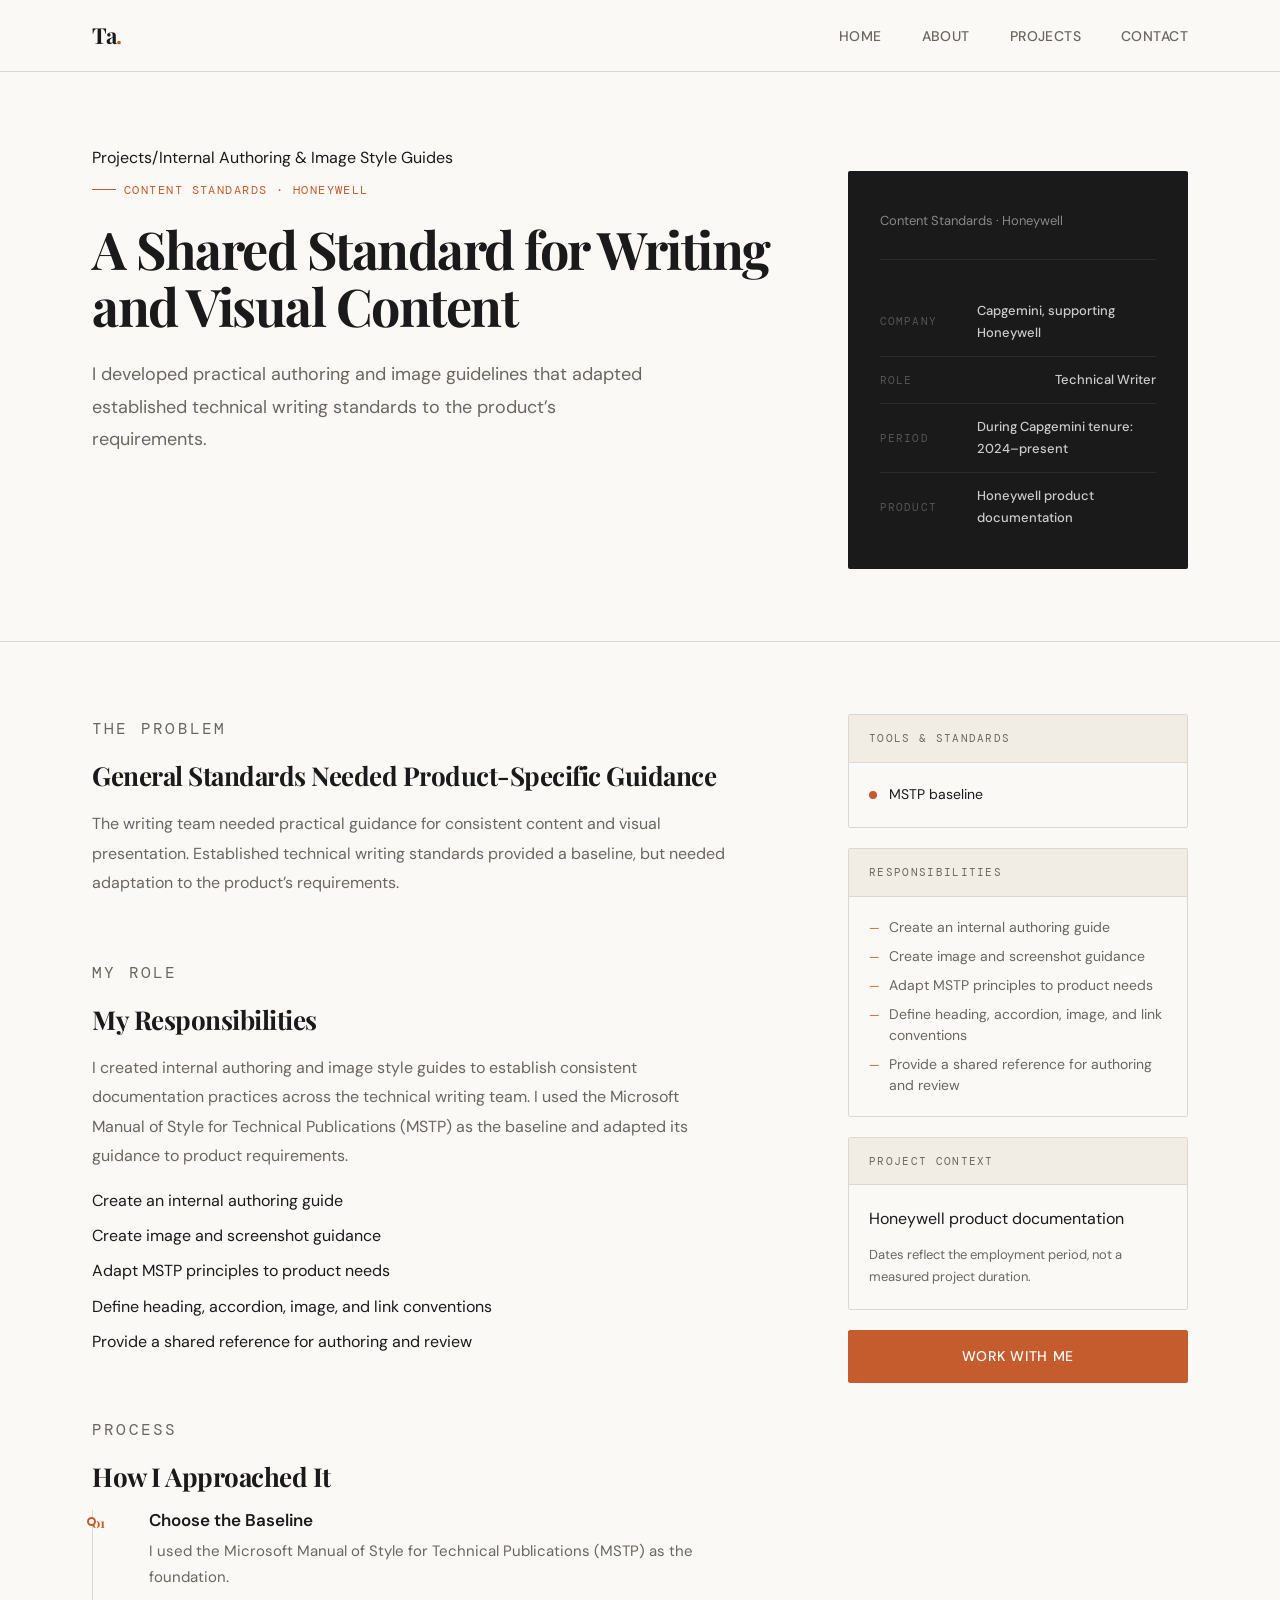
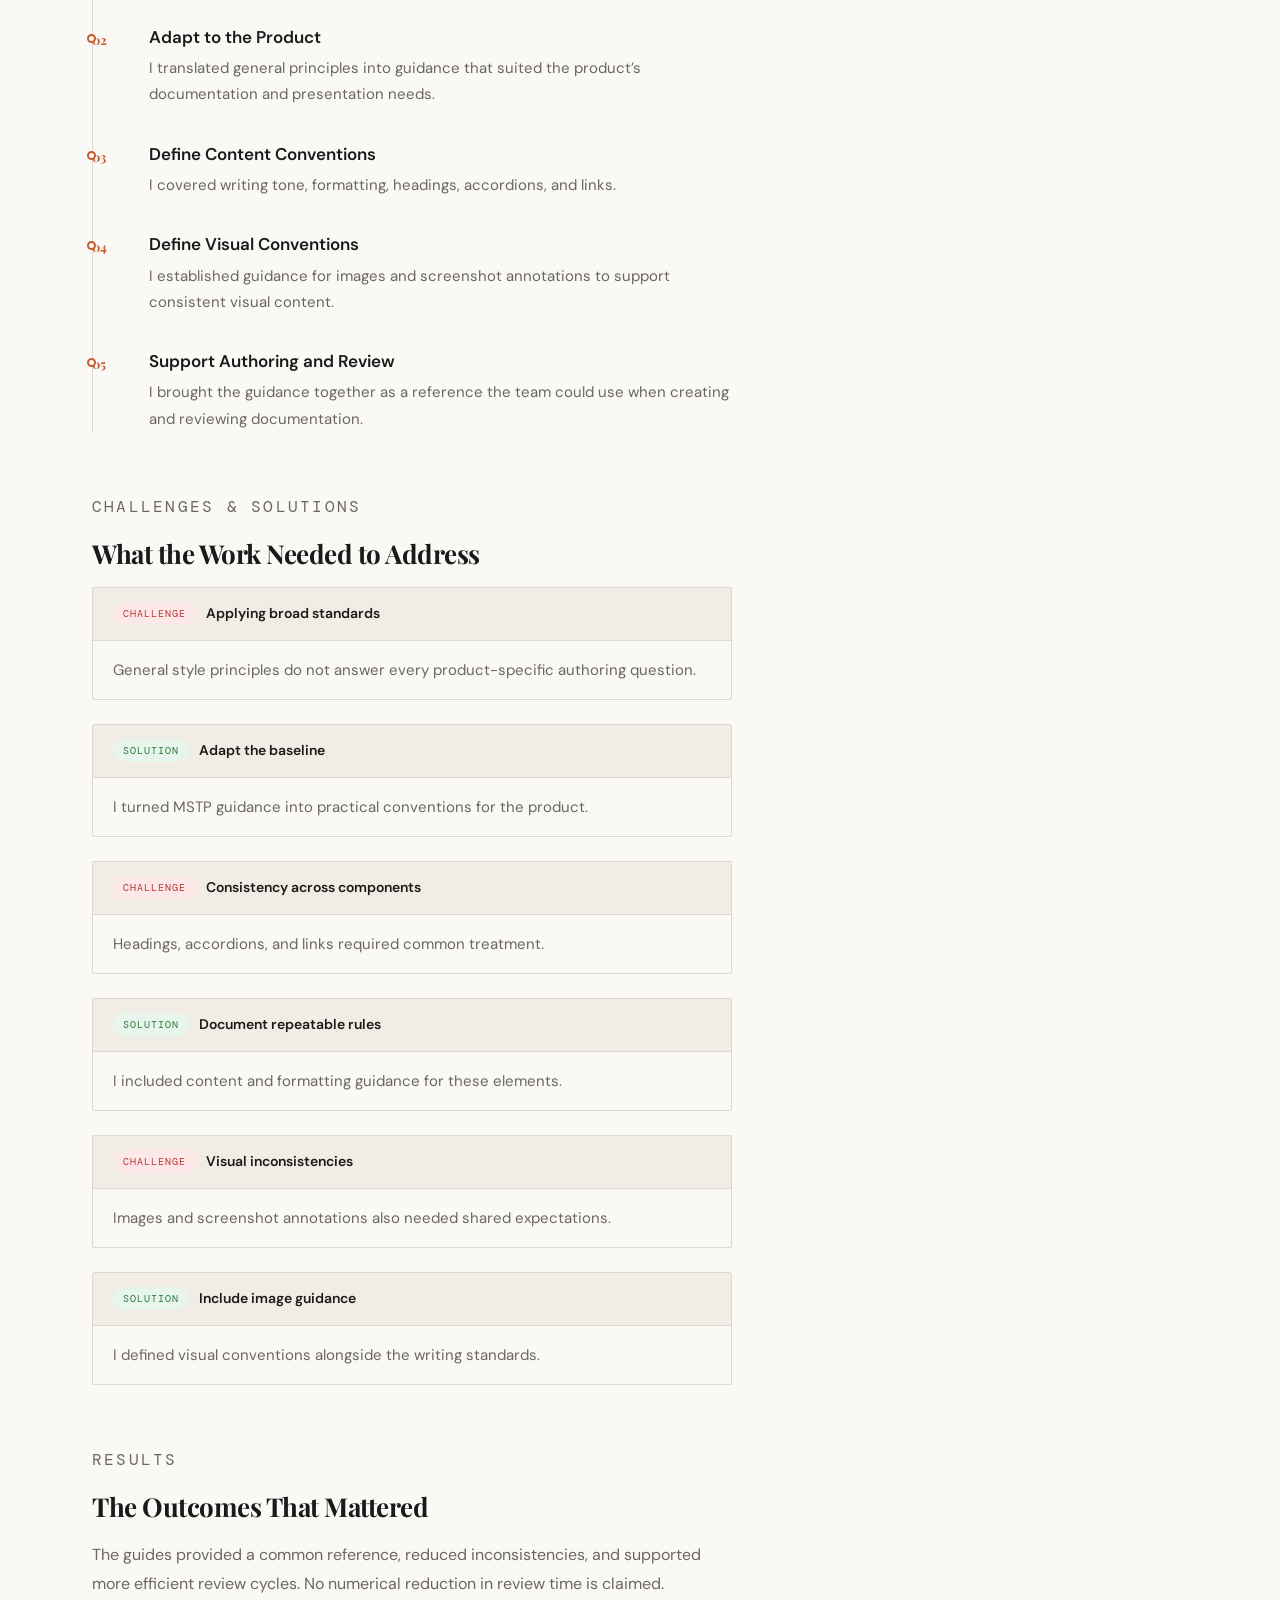
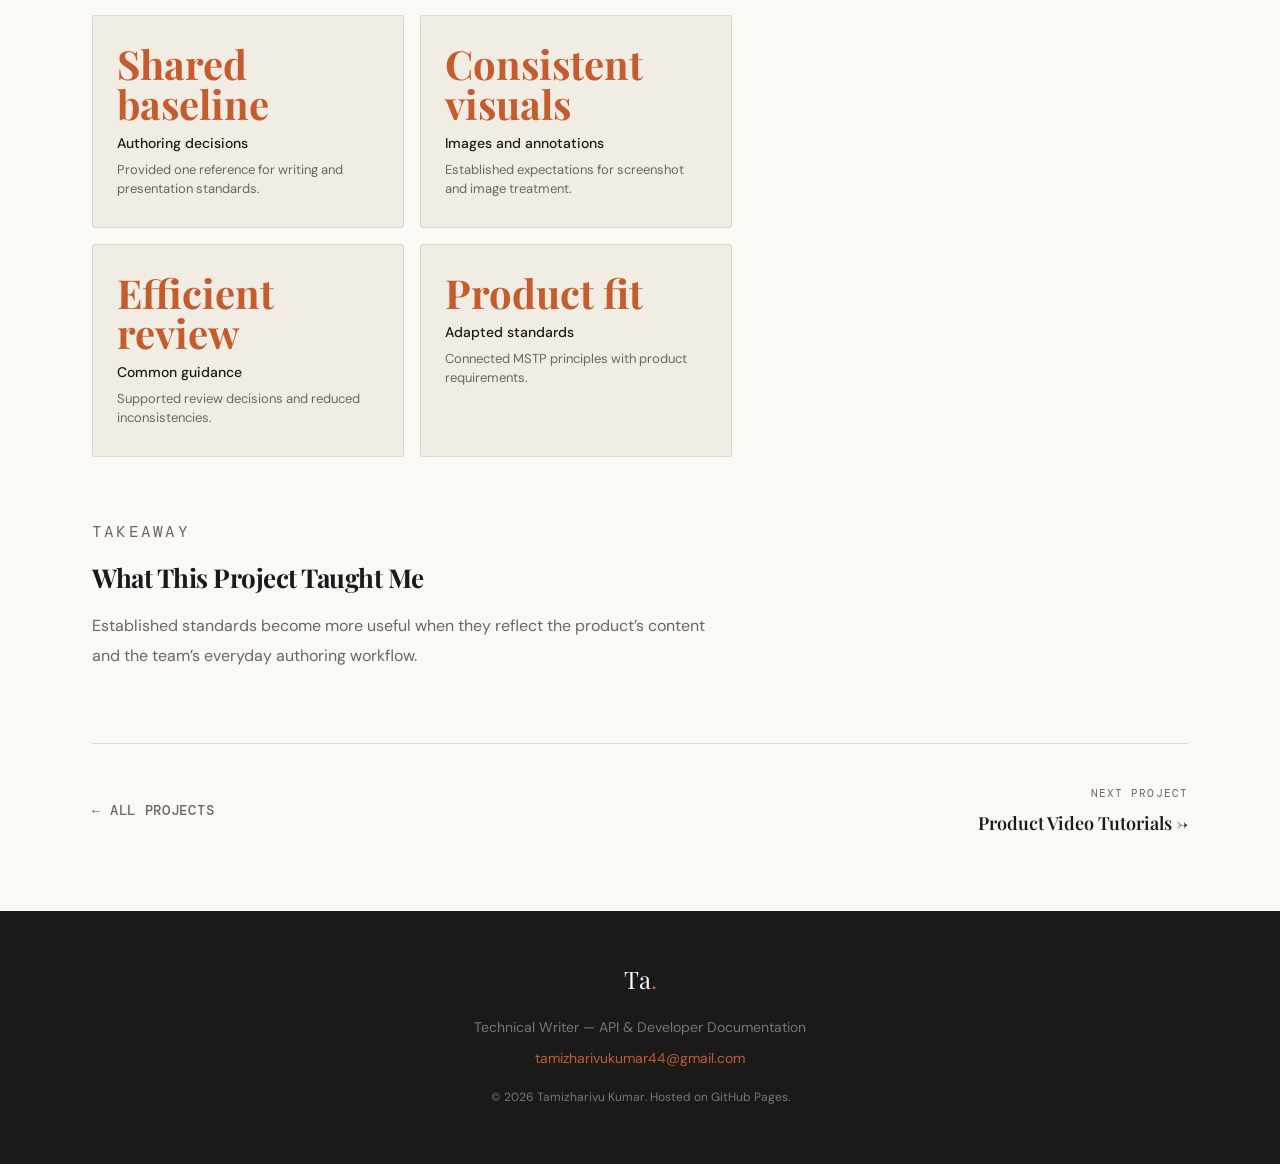
<file: pages/project-style-guides.html>
<!DOCTYPE html><html lang="en"><head><meta charset="UTF-8"><meta name="viewport" content="width=device-width, initial-scale=1"><title>Internal Authoring &amp; Image Style Guides — Tamizharivu Kumar</title><meta name="description" content="I developed practical authoring and image guidelines that adapted established technical writing standards to the product’s requirements."><link rel="stylesheet" href="../css/style.css"><style>
    /* ── CASE STUDY PAGE EXTRAS ── */

    .cs-hero {
      padding-top: calc(var(--nav-h) + 72px);
      padding-bottom: 72px;
      border-bottom: 1px solid var(--border);
    }

    .cs-breadcrumb {
      display: flex;
      align-items: center;
      gap: 8px;
      font-size: 13px;
      color: var(--muted);
      margin-bottom: 32px;
      font-family: var(--font-mono);
      letter-spacing: 0.04em;
    }
    .cs-breadcrumb a { color: var(--accent); }
    .cs-breadcrumb span { color: var(--border); }

    .cs-hero-grid {
      display: grid;
      grid-template-columns: 1fr 340px;
      gap: 64px;
      align-items: start;
    }

    .cs-category {
      display: inline-flex;
      align-items: center;
      gap: 8px;
      font-family: var(--font-mono);
      font-size: 12px;
      letter-spacing: 0.12em;
      text-transform: uppercase;
      color: var(--accent);
      margin-bottom: 20px;
    }
    .cs-category::before {
      content: '';
      width: 24px; height: 1px;
      background: var(--accent);
    }

    .cs-title {
      font-size: clamp(32px, 5vw, 52px);
      font-weight: 700;
      letter-spacing: -1.5px;
      line-height: 1.1;
      margin-bottom: 24px;
    }

    .cs-summary {
      font-size: 18px;
      color: var(--muted);
      line-height: 1.8;
      max-width: 560px;
    }

    /* Stat sidebar */
    .cs-stat-box {
      background: var(--ink);
      padding: 40px 32px;
      border-radius: 2px;
      display: flex;
      flex-direction: column;
      gap: 32px;
      position: sticky;
      top: calc(var(--nav-h) + 24px);
    }

    .cs-stat {
      border-bottom: 1px solid #2a2a2a;
      padding-bottom: 28px;
    }
    .cs-stat:last-child { border-bottom: none; padding-bottom: 0; }

    .cs-stat-num {
      font-family: var(--font-display);
      font-size: 48px;
      font-weight: 700;
      color: var(--accent);
      line-height: 1;
      margin-bottom: 6px;
    }

    .cs-stat-label {
      font-size: 13px;
      color: #888;
      line-height: 1.5;
    }

    .cs-meta {
      margin-top: 8px;
      display: flex;
      flex-direction: column;
      gap: 12px;
    }

    .cs-meta-row {
      display: flex;
      justify-content: space-between;
      align-items: center;
      font-size: 13px;
      padding-bottom: 12px;
      border-bottom: 1px solid #2a2a2a;
    }
    .cs-meta-row:last-child { border-bottom: none; padding-bottom: 0; }

    .cs-meta-key {
      font-family: var(--font-mono);
      font-size: 11px;
      letter-spacing: 0.1em;
      color: #555;
      text-transform: uppercase;
    }
    .cs-meta-val { color: #ccc; font-weight: 500; }

    /* Body sections */
    .cs-body {
      display: grid;
      grid-template-columns: 1fr 340px;
      gap: 64px;
      align-items: start;
      padding: 72px 0;
    }

    .cs-content { max-width: 640px; }

    .cs-section { margin-bottom: 60px; }
    .cs-section:last-child { margin-bottom: 0; }

    .cs-section-label {
      font-family: var(--font-mono);
      font-size: 11px;
      letter-spacing: 0.14em;
      text-transform: uppercase;
      color: var(--accent);
      margin-bottom: 16px;
    }

    .cs-section h2 {
      font-size: 26px;
      font-weight: 700;
      letter-spacing: -0.5px;
      margin-bottom: 18px;
    }

    .cs-section p {
      font-size: 16px;
      color: var(--muted);
      line-height: 1.85;
      margin-bottom: 16px;
    }
    .cs-section p:last-child { margin-bottom: 0; }

    /* Process steps */
    .process-steps {
      counter-reset: step;
      display: flex;
      flex-direction: column;
      gap: 0;
      margin-top: 8px;
      border-left: 1px solid var(--border);
      padding-left: 0;
    }

    .process-step {
      display: grid;
      grid-template-columns: 56px 1fr;
      gap: 0;
      position: relative;
      padding-bottom: 36px;
    }
    .process-step:last-child { padding-bottom: 0; }

    .step-num {
      font-family: var(--font-display);
      font-size: 13px;
      font-weight: 700;
      color: var(--accent);
      padding: 0 20px 0 0;
      padding-top: 2px;
      position: relative;
      left: -1px;
    }
    .step-num::before {
      content: '';
      position: absolute;
      left: -5px; top: 7px;
      width: 9px; height: 9px;
      border-radius: 50%;
      background: var(--white);
      border: 2px solid var(--accent);
    }

    .step-body h3 {
      font-size: 17px;
      font-weight: 600;
      font-family: var(--font-body);
      margin-bottom: 8px;
      color: var(--ink);
    }

    .step-body p {
      font-size: 15px;
      color: var(--muted);
      line-height: 1.75;
      margin-bottom: 0;
    }

    /* Challenge/solution pairs */
    .challenge-grid {
      display: flex;
      flex-direction: column;
      gap: 24px;
      margin-top: 8px;
    }

    .challenge-card {
      border: 1px solid var(--border);
      border-radius: 2px;
      overflow: hidden;
    }

    .challenge-card-header {
      display: flex;
      align-items: center;
      gap: 10px;
      padding: 14px 20px;
      background: var(--cream);
      border-bottom: 1px solid var(--border);
    }

    .challenge-card-header .pill {
      font-family: var(--font-mono);
      font-size: 10px;
      letter-spacing: 0.1em;
      text-transform: uppercase;
      padding: 3px 10px;
      border-radius: 100px;
    }
    .pill-challenge { background: #fce8e8; color: #b33; }
    .pill-solution  { background: #e8f5ec; color: #2a7a3b; }

    .challenge-card-header span:last-child {
      font-size: 14px;
      font-weight: 600;
      color: var(--ink);
    }

    .challenge-card-body {
      padding: 16px 20px;
      font-size: 15px;
      color: var(--muted);
      line-height: 1.75;
    }

    /* Results metrics */
    .results-grid {
      display: grid;
      grid-template-columns: repeat(2, 1fr);
      gap: 16px;
      margin-top: 16px;
    }

    .result-card {
      background: var(--cream);
      border: 1px solid var(--border);
      border-radius: 2px;
      padding: 28px 24px;
    }

    .result-card .r-num {
      font-family: var(--font-display);
      font-size: 40px;
      font-weight: 700;
      color: var(--accent);
      line-height: 1;
      margin-bottom: 8px;
    }

    .result-card .r-label {
      font-size: 14px;
      color: var(--ink);
      font-weight: 500;
      margin-bottom: 4px;
    }

    .result-card .r-desc {
      font-size: 13px;
      color: var(--muted);
      line-height: 1.5;
    }

    /* Tools sidebar sticky section */
    .cs-sidebar { position: sticky; top: calc(var(--nav-h) + 24px); }

    .cs-sidebar-card {
      border: 1px solid var(--border);
      border-radius: 2px;
      overflow: hidden;
      margin-bottom: 20px;
    }

    .cs-sidebar-card-head {
      background: var(--cream);
      padding: 14px 20px;
      border-bottom: 1px solid var(--border);
      font-family: var(--font-mono);
      font-size: 11px;
      letter-spacing: 0.12em;
      text-transform: uppercase;
      color: var(--muted);
    }

    .cs-sidebar-card-body { padding: 20px; }

    .tool-list { display: flex; flex-direction: column; gap: 10px; }

    .tool-item {
      display: flex;
      align-items: center;
      gap: 12px;
      font-size: 14px;
      color: var(--ink);
    }

    .tool-dot {
      width: 8px; height: 8px;
      border-radius: 50%;
      background: var(--accent);
      flex-shrink: 0;
    }

    .role-list { display: flex; flex-direction: column; gap: 8px; }

    .role-item {
      display: flex;
      align-items: flex-start;
      gap: 10px;
      font-size: 14px;
      color: var(--muted);
      line-height: 1.5;
    }
    .role-item::before {
      content: '—';
      color: var(--accent);
      font-size: 12px;
      margin-top: 2px;
      flex-shrink: 0;
    }

    /* Back nav */
    .cs-back-nav {
      padding: 40px 0 72px;
      border-top: 1px solid var(--border);
      display: flex;
      align-items: center;
      justify-content: space-between;
      flex-wrap: wrap;
      gap: 24px;
    }

    .back-link {
      display: flex;
      align-items: center;
      gap: 10px;
      font-size: 14px;
      font-weight: 500;
      color: var(--muted);
      letter-spacing: 0.05em;
      text-transform: uppercase;
      font-family: var(--font-mono);
      transition: color 0.2s, gap 0.2s;
    }
    .back-link:hover { color: var(--ink); gap: 14px; }
    .back-link svg { width: 16px; height: 16px; }

    .next-project {
      text-align: right;
    }
    .next-project .np-label {
      font-family: var(--font-mono);
      font-size: 11px;
      letter-spacing: 0.1em;
      text-transform: uppercase;
      color: var(--muted);
      margin-bottom: 6px;
    }
    .next-project a {
      font-size: 18px;
      font-family: var(--font-display);
      font-weight: 600;
      color: var(--ink);
      display: flex;
      align-items: center;
      gap: 10px;
      justify-content: flex-end;
      transition: gap 0.2s;
    }
    .next-project a:hover { gap: 14px; }

    /* Responsive */
    @media (max-width: 900px) {
      .cs-hero-grid,
      .cs-body { grid-template-columns: 1fr; }
      .cs-stat-box,
      .cs-sidebar { position: static; }
      .results-grid { grid-template-columns: 1fr; }
    }
  
.cs-meta-val{max-width:65%;overflow-wrap:anywhere}.r-num{font-size:clamp(22px,3vw,36px);overflow-wrap:anywhere}a:focus-visible{outline:2px solid var(--accent);outline-offset:4px}</style></head><body>  <nav>
    <div class="nav-inner">
      <a class="nav-logo" href="../index.html">Ta<span>.</span></a>
      <ul class="nav-links">
        <li><a href="../index.html">Home</a></li>
        <li><a href="about.html">About</a></li>
        <li><a href="projects.html">Projects</a></li>
        <li><a href="contact.html">Contact</a></li>
      </ul>
      <button class="nav-toggle" aria-label="Toggle menu">
        <span></span><span></span><span></span>
      </button>
    </div>
  </nav>

<main><section class="cs-hero"><div class="container"><div class="breadcrumb"><a href="projects.html">Projects</a><span>/</span><span>Internal Authoring &amp; Image Style Guides</span></div><div class="cs-hero-grid"><div><p class="cs-category">Content Standards · Honeywell</p><h1 class="cs-title">A Shared Standard for Writing and Visual Content</h1><p class="cs-summary">I developed practical authoring and image guidelines that adapted established technical writing standards to the product’s requirements.</p></div><div class="cs-stat-box"><div class="cs-stat"><div class="cs-stat-label">Content Standards · Honeywell</div></div><div class="cs-meta"><div class="cs-meta-row"><span class="cs-meta-key">Company</span><span class="cs-meta-val">Capgemini, supporting Honeywell</span></div><div class="cs-meta-row"><span class="cs-meta-key">Role</span><span class="cs-meta-val">Technical Writer</span></div><div class="cs-meta-row"><span class="cs-meta-key">Period</span><span class="cs-meta-val">During Capgemini tenure: 2024–present</span></div><div class="cs-meta-row"><span class="cs-meta-key">Product</span><span class="cs-meta-val">Honeywell product documentation</span></div></div></div></div></div></section><section style="padding:0"><div class="container"><div class="cs-body"><article class="cs-content"><div class="cs-section"><p class="cs-section-label">The Problem</p><h2>General Standards Needed Product-Specific Guidance</h2><p>The writing team needed practical guidance for consistent content and visual presentation. Established technical writing standards provided a baseline, but needed adaptation to the product’s requirements.</p></div><div class="cs-section"><p class="cs-section-label">My Role</p><h2>My Responsibilities</h2><p>I created internal authoring and image style guides to establish consistent documentation practices across the technical writing team. I used the Microsoft Manual of Style for Technical Publications (MSTP) as the baseline and adapted its guidance to product requirements.</p><ul class="role-list" style="margin-top:8px"><li>Create an internal authoring guide</li><li>Create image and screenshot guidance</li><li>Adapt MSTP principles to product needs</li><li>Define heading, accordion, image, and link conventions</li><li>Provide a shared reference for authoring and review</li></ul></div><div class="cs-section"><p class="cs-section-label">Process</p><h2>How I Approached It</h2><div class="process-steps"><div class="process-step"><div class="step-num">01</div><div class="step-body"><h3>Choose the Baseline</h3><p>I used the Microsoft Manual of Style for Technical Publications (MSTP) as the foundation.</p></div></div><div class="process-step"><div class="step-num">02</div><div class="step-body"><h3>Adapt to the Product</h3><p>I translated general principles into guidance that suited the product’s documentation and presentation needs.</p></div></div><div class="process-step"><div class="step-num">03</div><div class="step-body"><h3>Define Content Conventions</h3><p>I covered writing tone, formatting, headings, accordions, and links.</p></div></div><div class="process-step"><div class="step-num">04</div><div class="step-body"><h3>Define Visual Conventions</h3><p>I established guidance for images and screenshot annotations to support consistent visual content.</p></div></div><div class="process-step"><div class="step-num">05</div><div class="step-body"><h3>Support Authoring and Review</h3><p>I brought the guidance together as a reference the team could use when creating and reviewing documentation.</p></div></div></div></div><div class="cs-section"><p class="cs-section-label">Challenges &amp; Solutions</p><h2>What the Work Needed to Address</h2><div class="challenge-grid"><div class="challenge-card"><div class="challenge-card-header"><span class="pill pill-challenge">Challenge</span><span>Applying broad standards</span></div><div class="challenge-card-body">General style principles do not answer every product-specific authoring question.</div></div><div class="challenge-card"><div class="challenge-card-header"><span class="pill pill-solution">Solution</span><span>Adapt the baseline</span></div><div class="challenge-card-body">I turned MSTP guidance into practical conventions for the product.</div></div><div class="challenge-card"><div class="challenge-card-header"><span class="pill pill-challenge">Challenge</span><span>Consistency across components</span></div><div class="challenge-card-body">Headings, accordions, and links required common treatment.</div></div><div class="challenge-card"><div class="challenge-card-header"><span class="pill pill-solution">Solution</span><span>Document repeatable rules</span></div><div class="challenge-card-body">I included content and formatting guidance for these elements.</div></div><div class="challenge-card"><div class="challenge-card-header"><span class="pill pill-challenge">Challenge</span><span>Visual inconsistencies</span></div><div class="challenge-card-body">Images and screenshot annotations also needed shared expectations.</div></div><div class="challenge-card"><div class="challenge-card-header"><span class="pill pill-solution">Solution</span><span>Include image guidance</span></div><div class="challenge-card-body">I defined visual conventions alongside the writing standards.</div></div></div></div><div class="cs-section"><p class="cs-section-label">Results</p><h2>The Outcomes That Mattered</h2><p>The guides provided a common reference, reduced inconsistencies, and supported more efficient review cycles. No numerical reduction in review time is claimed.</p><div class="results-grid"><div class="result-card"><div class="r-num">Shared baseline</div><div class="r-label">Authoring decisions</div><div class="r-desc">Provided one reference for writing and presentation standards.</div></div><div class="result-card"><div class="r-num">Consistent visuals</div><div class="r-label">Images and annotations</div><div class="r-desc">Established expectations for screenshot and image treatment.</div></div><div class="result-card"><div class="r-num">Efficient review</div><div class="r-label">Common guidance</div><div class="r-desc">Supported review decisions and reduced inconsistencies.</div></div><div class="result-card"><div class="r-num">Product fit</div><div class="r-label">Adapted standards</div><div class="r-desc">Connected MSTP principles with product requirements.</div></div></div></div><div class="cs-section"><p class="cs-section-label">Takeaway</p><h2>What This Project Taught Me</h2><p>Established standards become more useful when they reflect the product’s content and the team’s everyday authoring workflow.</p></div></article><aside class="cs-sidebar"><div class="cs-sidebar-card"><div class="cs-sidebar-card-head">Tools &amp; Standards</div><div class="cs-sidebar-card-body"><div class="tool-list"><div class="tool-item"><span class="tool-dot"></span>MSTP baseline</div></div></div></div><div class="cs-sidebar-card"><div class="cs-sidebar-card-head">Responsibilities</div><div class="cs-sidebar-card-body"><div class="role-list"><div class="role-item">Create an internal authoring guide</div><div class="role-item">Create image and screenshot guidance</div><div class="role-item">Adapt MSTP principles to product needs</div><div class="role-item">Define heading, accordion, image, and link conventions</div><div class="role-item">Provide a shared reference for authoring and review</div></div></div></div><div class="cs-sidebar-card"><div class="cs-sidebar-card-head">Project Context</div><div class="cs-sidebar-card-body"><p>Honeywell product documentation</p><p style="margin-top:12px;font-size:13px;color:var(--muted)">Dates reflect the employment period, not a measured project duration.</p></div></div><a href="contact.html" class="btn btn-primary" style="width:100%;justify-content:center">Work With Me</a></aside></div><div class="cs-back-nav"><a href="projects.html" class="back-link">← All Projects</a><div class="next-project"><p class="np-label">Next Project</p><a href="project-video-tutorials.html">Product Video Tutorials →</a></div></div></div></section></main><footer><div class="container"><div class="footer-logo">Ta<span>.</span></div><p>Technical Writer — API &amp; Developer Documentation</p><p><a href="mailto:tamizharivukumar44@gmail.com">tamizharivukumar44@gmail.com</a></p><p style="margin-top:16px;font-size:12px">© 2026 Tamizharivu Kumar. Hosted on GitHub Pages.</p></div></footer><script src="../js/main.js"></script></body></html>
</file>
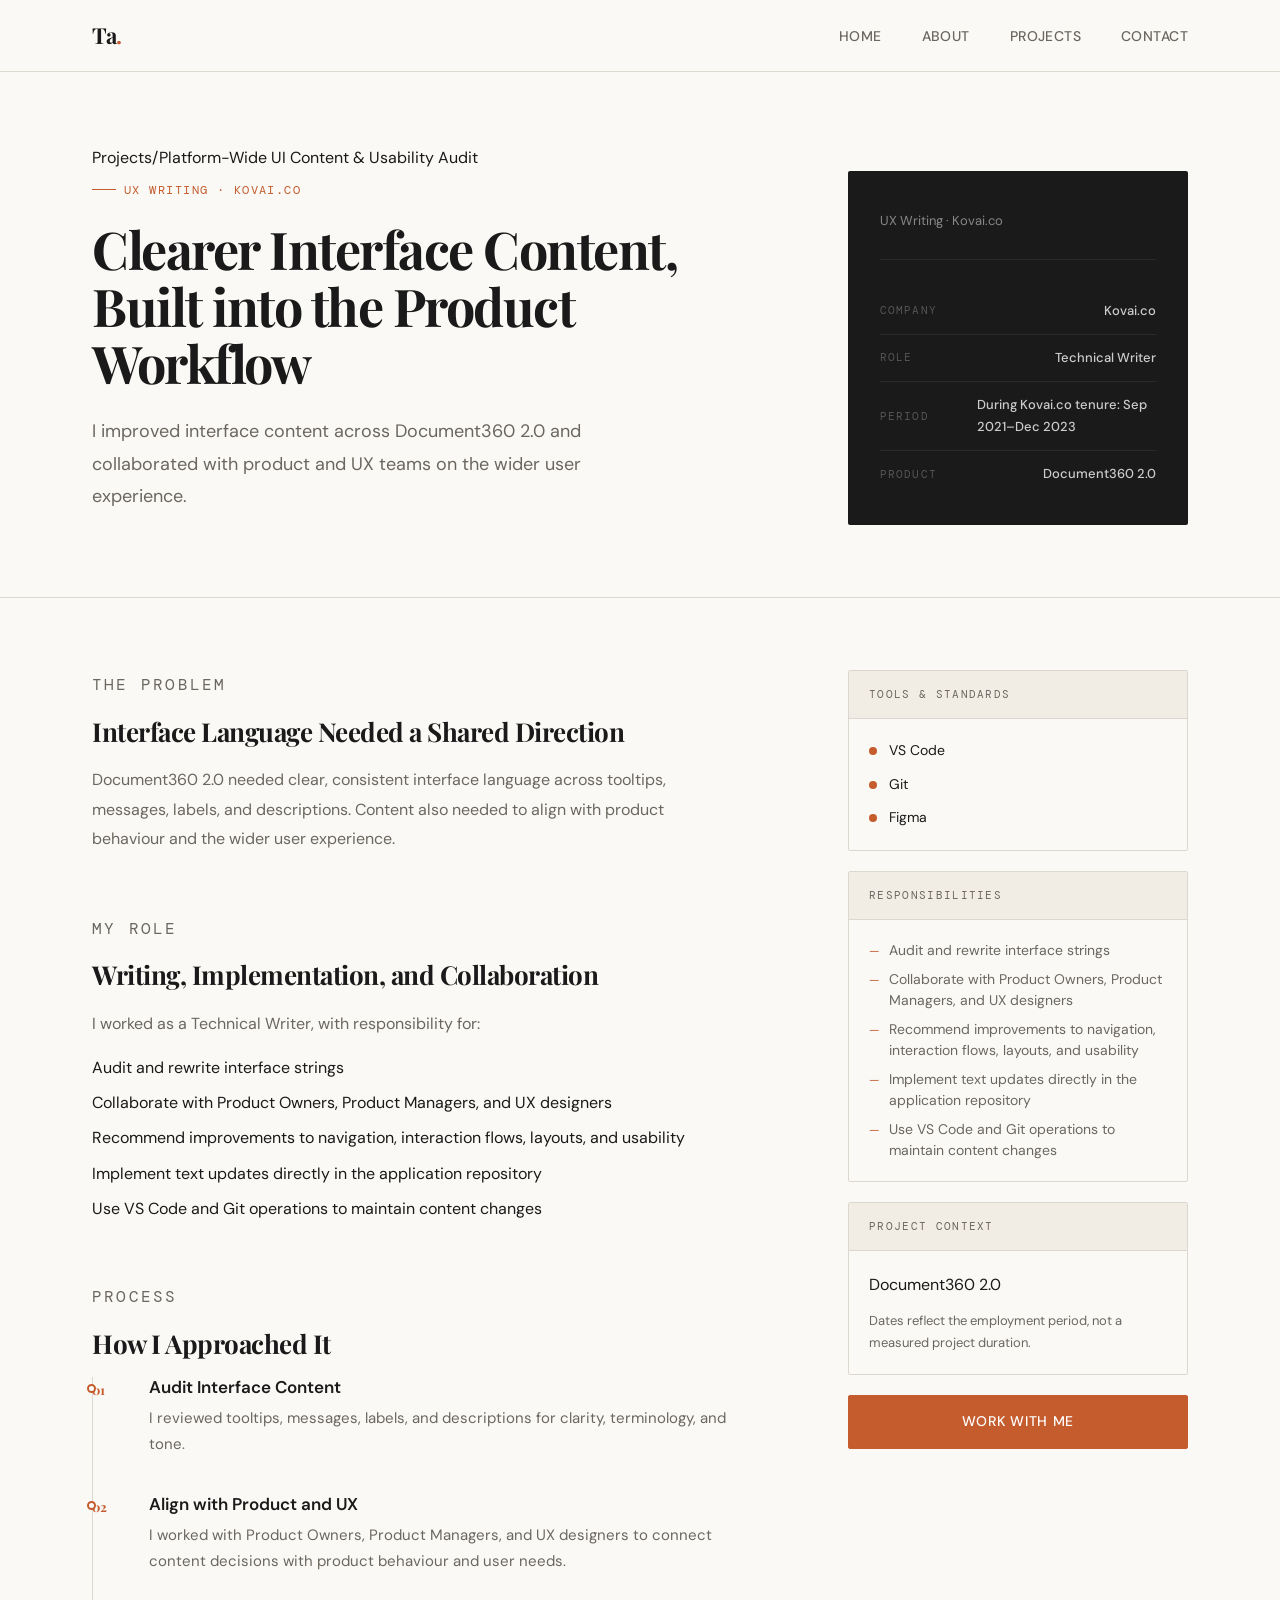
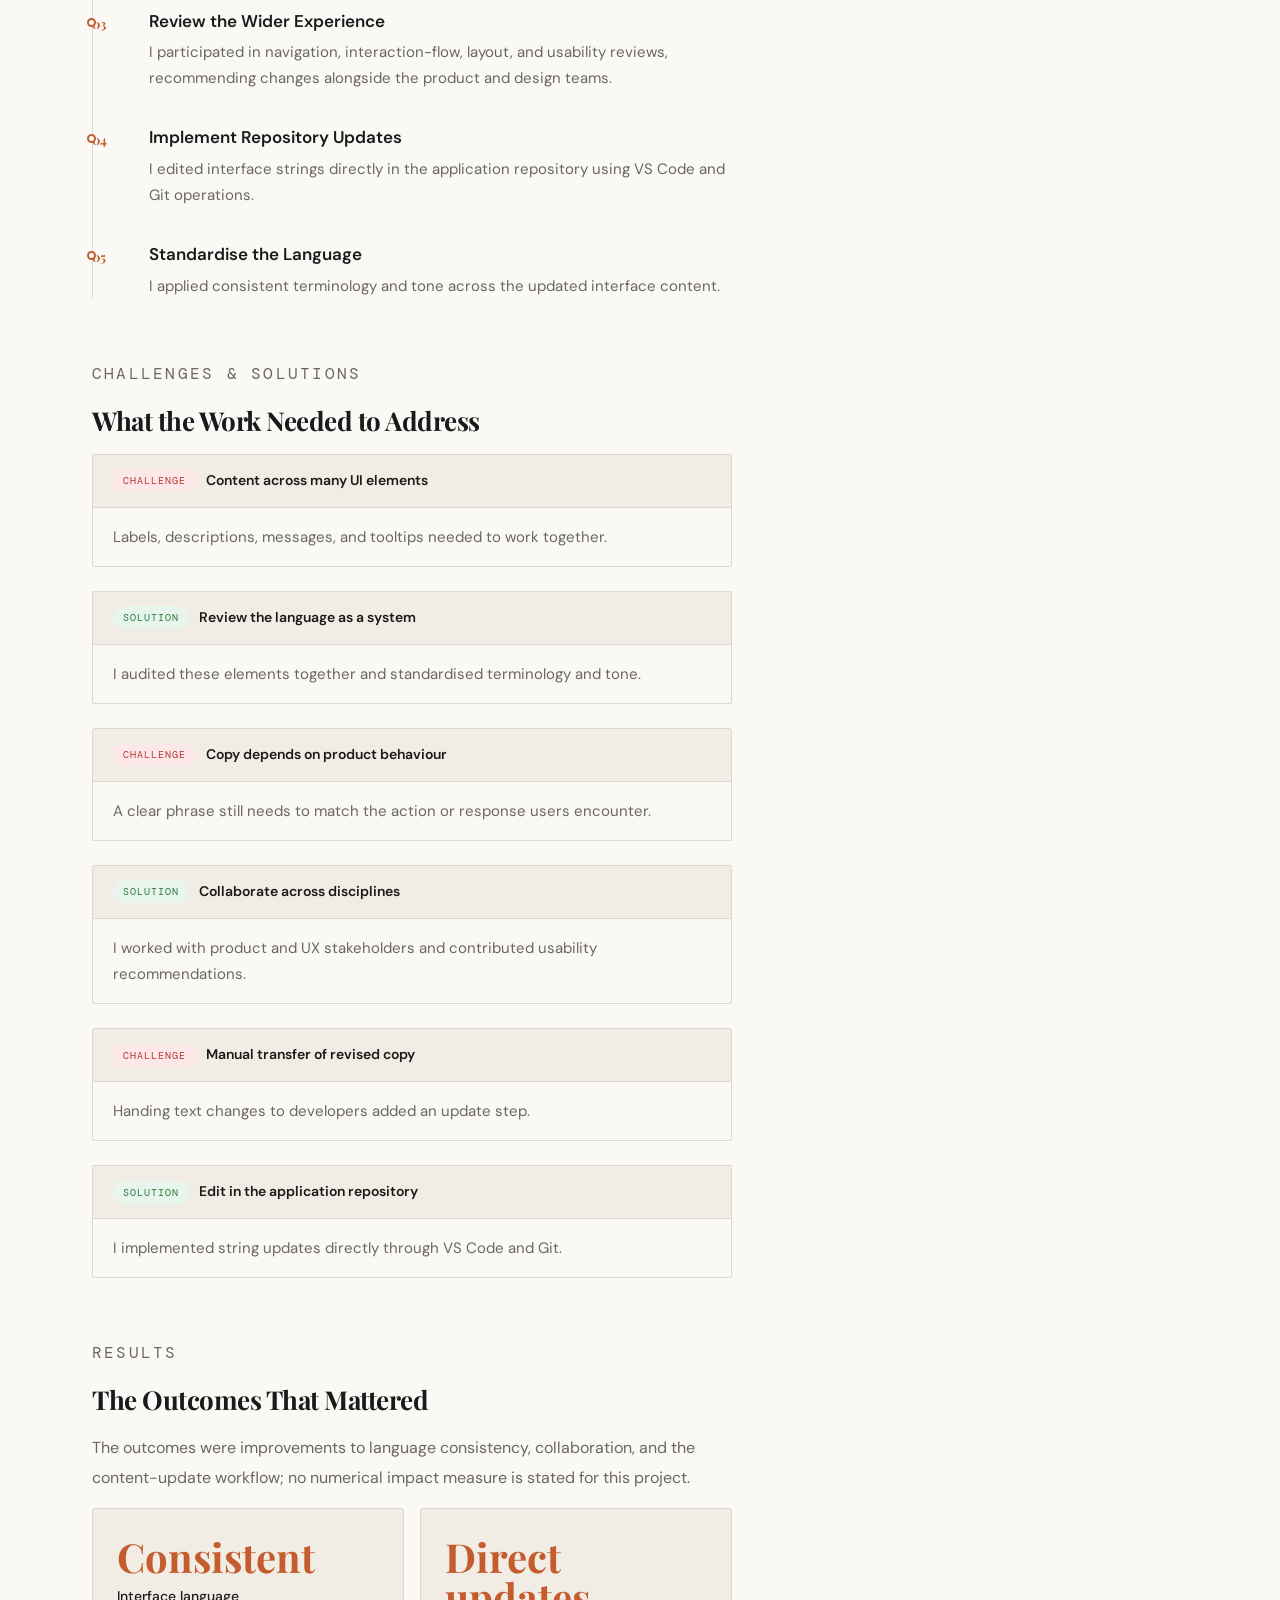
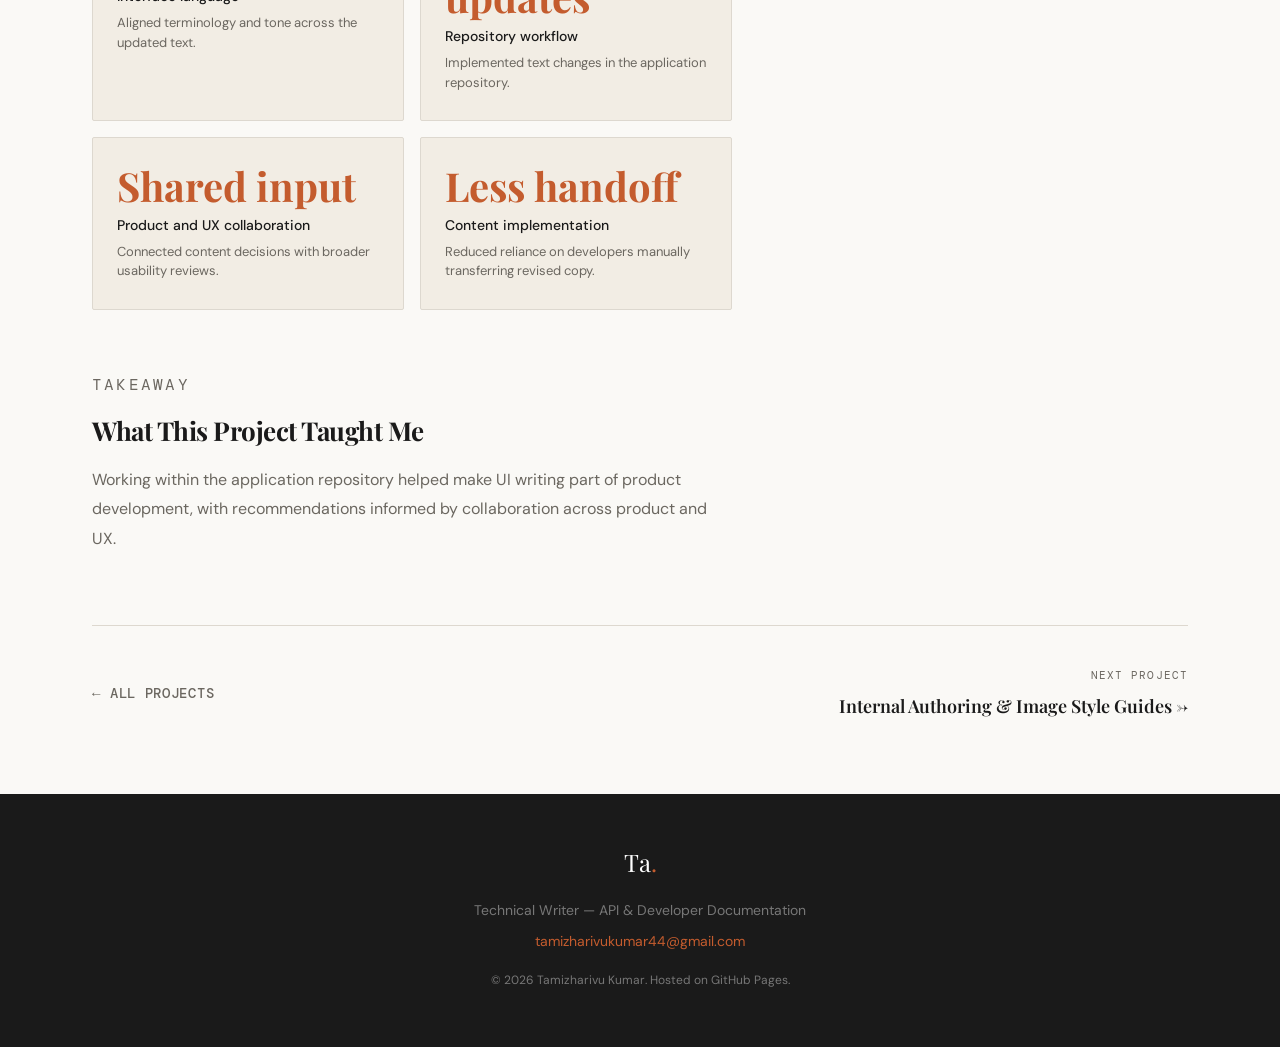
<file: pages/project-ui-audit.html>
<!DOCTYPE html><html lang="en"><head><meta charset="UTF-8"><meta name="viewport" content="width=device-width, initial-scale=1"><title>Platform-Wide UI Content &amp; Usability Audit — Document360 2.0 — Tamizharivu Kumar</title><meta name="description" content="I improved interface content across Document360 2.0 and collaborated with product and UX teams on the wider user experience."><link rel="stylesheet" href="../css/style.css"><style>
    /* ── CASE STUDY PAGE EXTRAS ── */

    .cs-hero {
      padding-top: calc(var(--nav-h) + 72px);
      padding-bottom: 72px;
      border-bottom: 1px solid var(--border);
    }

    .cs-breadcrumb {
      display: flex;
      align-items: center;
      gap: 8px;
      font-size: 13px;
      color: var(--muted);
      margin-bottom: 32px;
      font-family: var(--font-mono);
      letter-spacing: 0.04em;
    }
    .cs-breadcrumb a { color: var(--accent); }
    .cs-breadcrumb span { color: var(--border); }

    .cs-hero-grid {
      display: grid;
      grid-template-columns: 1fr 340px;
      gap: 64px;
      align-items: start;
    }

    .cs-category {
      display: inline-flex;
      align-items: center;
      gap: 8px;
      font-family: var(--font-mono);
      font-size: 12px;
      letter-spacing: 0.12em;
      text-transform: uppercase;
      color: var(--accent);
      margin-bottom: 20px;
    }
    .cs-category::before {
      content: '';
      width: 24px; height: 1px;
      background: var(--accent);
    }

    .cs-title {
      font-size: clamp(32px, 5vw, 52px);
      font-weight: 700;
      letter-spacing: -1.5px;
      line-height: 1.1;
      margin-bottom: 24px;
    }

    .cs-summary {
      font-size: 18px;
      color: var(--muted);
      line-height: 1.8;
      max-width: 560px;
    }

    /* Stat sidebar */
    .cs-stat-box {
      background: var(--ink);
      padding: 40px 32px;
      border-radius: 2px;
      display: flex;
      flex-direction: column;
      gap: 32px;
      position: sticky;
      top: calc(var(--nav-h) + 24px);
    }

    .cs-stat {
      border-bottom: 1px solid #2a2a2a;
      padding-bottom: 28px;
    }
    .cs-stat:last-child { border-bottom: none; padding-bottom: 0; }

    .cs-stat-num {
      font-family: var(--font-display);
      font-size: 48px;
      font-weight: 700;
      color: var(--accent);
      line-height: 1;
      margin-bottom: 6px;
    }

    .cs-stat-label {
      font-size: 13px;
      color: #888;
      line-height: 1.5;
    }

    .cs-meta {
      margin-top: 8px;
      display: flex;
      flex-direction: column;
      gap: 12px;
    }

    .cs-meta-row {
      display: flex;
      justify-content: space-between;
      align-items: center;
      font-size: 13px;
      padding-bottom: 12px;
      border-bottom: 1px solid #2a2a2a;
    }
    .cs-meta-row:last-child { border-bottom: none; padding-bottom: 0; }

    .cs-meta-key {
      font-family: var(--font-mono);
      font-size: 11px;
      letter-spacing: 0.1em;
      color: #555;
      text-transform: uppercase;
    }
    .cs-meta-val { color: #ccc; font-weight: 500; }

    /* Body sections */
    .cs-body {
      display: grid;
      grid-template-columns: 1fr 340px;
      gap: 64px;
      align-items: start;
      padding: 72px 0;
    }

    .cs-content { max-width: 640px; }

    .cs-section { margin-bottom: 60px; }
    .cs-section:last-child { margin-bottom: 0; }

    .cs-section-label {
      font-family: var(--font-mono);
      font-size: 11px;
      letter-spacing: 0.14em;
      text-transform: uppercase;
      color: var(--accent);
      margin-bottom: 16px;
    }

    .cs-section h2 {
      font-size: 26px;
      font-weight: 700;
      letter-spacing: -0.5px;
      margin-bottom: 18px;
    }

    .cs-section p {
      font-size: 16px;
      color: var(--muted);
      line-height: 1.85;
      margin-bottom: 16px;
    }
    .cs-section p:last-child { margin-bottom: 0; }

    /* Process steps */
    .process-steps {
      counter-reset: step;
      display: flex;
      flex-direction: column;
      gap: 0;
      margin-top: 8px;
      border-left: 1px solid var(--border);
      padding-left: 0;
    }

    .process-step {
      display: grid;
      grid-template-columns: 56px 1fr;
      gap: 0;
      position: relative;
      padding-bottom: 36px;
    }
    .process-step:last-child { padding-bottom: 0; }

    .step-num {
      font-family: var(--font-display);
      font-size: 13px;
      font-weight: 700;
      color: var(--accent);
      padding: 0 20px 0 0;
      padding-top: 2px;
      position: relative;
      left: -1px;
    }
    .step-num::before {
      content: '';
      position: absolute;
      left: -5px; top: 7px;
      width: 9px; height: 9px;
      border-radius: 50%;
      background: var(--white);
      border: 2px solid var(--accent);
    }

    .step-body h3 {
      font-size: 17px;
      font-weight: 600;
      font-family: var(--font-body);
      margin-bottom: 8px;
      color: var(--ink);
    }

    .step-body p {
      font-size: 15px;
      color: var(--muted);
      line-height: 1.75;
      margin-bottom: 0;
    }

    /* Challenge/solution pairs */
    .challenge-grid {
      display: flex;
      flex-direction: column;
      gap: 24px;
      margin-top: 8px;
    }

    .challenge-card {
      border: 1px solid var(--border);
      border-radius: 2px;
      overflow: hidden;
    }

    .challenge-card-header {
      display: flex;
      align-items: center;
      gap: 10px;
      padding: 14px 20px;
      background: var(--cream);
      border-bottom: 1px solid var(--border);
    }

    .challenge-card-header .pill {
      font-family: var(--font-mono);
      font-size: 10px;
      letter-spacing: 0.1em;
      text-transform: uppercase;
      padding: 3px 10px;
      border-radius: 100px;
    }
    .pill-challenge { background: #fce8e8; color: #b33; }
    .pill-solution  { background: #e8f5ec; color: #2a7a3b; }

    .challenge-card-header span:last-child {
      font-size: 14px;
      font-weight: 600;
      color: var(--ink);
    }

    .challenge-card-body {
      padding: 16px 20px;
      font-size: 15px;
      color: var(--muted);
      line-height: 1.75;
    }

    /* Results metrics */
    .results-grid {
      display: grid;
      grid-template-columns: repeat(2, 1fr);
      gap: 16px;
      margin-top: 16px;
    }

    .result-card {
      background: var(--cream);
      border: 1px solid var(--border);
      border-radius: 2px;
      padding: 28px 24px;
    }

    .result-card .r-num {
      font-family: var(--font-display);
      font-size: 40px;
      font-weight: 700;
      color: var(--accent);
      line-height: 1;
      margin-bottom: 8px;
    }

    .result-card .r-label {
      font-size: 14px;
      color: var(--ink);
      font-weight: 500;
      margin-bottom: 4px;
    }

    .result-card .r-desc {
      font-size: 13px;
      color: var(--muted);
      line-height: 1.5;
    }

    /* Tools sidebar sticky section */
    .cs-sidebar { position: sticky; top: calc(var(--nav-h) + 24px); }

    .cs-sidebar-card {
      border: 1px solid var(--border);
      border-radius: 2px;
      overflow: hidden;
      margin-bottom: 20px;
    }

    .cs-sidebar-card-head {
      background: var(--cream);
      padding: 14px 20px;
      border-bottom: 1px solid var(--border);
      font-family: var(--font-mono);
      font-size: 11px;
      letter-spacing: 0.12em;
      text-transform: uppercase;
      color: var(--muted);
    }

    .cs-sidebar-card-body { padding: 20px; }

    .tool-list { display: flex; flex-direction: column; gap: 10px; }

    .tool-item {
      display: flex;
      align-items: center;
      gap: 12px;
      font-size: 14px;
      color: var(--ink);
    }

    .tool-dot {
      width: 8px; height: 8px;
      border-radius: 50%;
      background: var(--accent);
      flex-shrink: 0;
    }

    .role-list { display: flex; flex-direction: column; gap: 8px; }

    .role-item {
      display: flex;
      align-items: flex-start;
      gap: 10px;
      font-size: 14px;
      color: var(--muted);
      line-height: 1.5;
    }
    .role-item::before {
      content: '—';
      color: var(--accent);
      font-size: 12px;
      margin-top: 2px;
      flex-shrink: 0;
    }

    /* Back nav */
    .cs-back-nav {
      padding: 40px 0 72px;
      border-top: 1px solid var(--border);
      display: flex;
      align-items: center;
      justify-content: space-between;
      flex-wrap: wrap;
      gap: 24px;
    }

    .back-link {
      display: flex;
      align-items: center;
      gap: 10px;
      font-size: 14px;
      font-weight: 500;
      color: var(--muted);
      letter-spacing: 0.05em;
      text-transform: uppercase;
      font-family: var(--font-mono);
      transition: color 0.2s, gap 0.2s;
    }
    .back-link:hover { color: var(--ink); gap: 14px; }
    .back-link svg { width: 16px; height: 16px; }

    .next-project {
      text-align: right;
    }
    .next-project .np-label {
      font-family: var(--font-mono);
      font-size: 11px;
      letter-spacing: 0.1em;
      text-transform: uppercase;
      color: var(--muted);
      margin-bottom: 6px;
    }
    .next-project a {
      font-size: 18px;
      font-family: var(--font-display);
      font-weight: 600;
      color: var(--ink);
      display: flex;
      align-items: center;
      gap: 10px;
      justify-content: flex-end;
      transition: gap 0.2s;
    }
    .next-project a:hover { gap: 14px; }

    /* Responsive */
    @media (max-width: 900px) {
      .cs-hero-grid,
      .cs-body { grid-template-columns: 1fr; }
      .cs-stat-box,
      .cs-sidebar { position: static; }
      .results-grid { grid-template-columns: 1fr; }
    }
  
.cs-meta-val{max-width:65%;overflow-wrap:anywhere}.r-num{font-size:clamp(22px,3vw,36px);overflow-wrap:anywhere}a:focus-visible{outline:2px solid var(--accent);outline-offset:4px}</style></head><body>  <nav>
    <div class="nav-inner">
      <a class="nav-logo" href="../index.html">Ta<span>.</span></a>
      <ul class="nav-links">
        <li><a href="../index.html">Home</a></li>
        <li><a href="about.html">About</a></li>
        <li><a href="projects.html">Projects</a></li>
        <li><a href="contact.html">Contact</a></li>
      </ul>
      <button class="nav-toggle" aria-label="Toggle menu">
        <span></span><span></span><span></span>
      </button>
    </div>
  </nav>

<main><section class="cs-hero"><div class="container"><div class="breadcrumb"><a href="projects.html">Projects</a><span>/</span><span>Platform-Wide UI Content &amp; Usability Audit</span></div><div class="cs-hero-grid"><div><p class="cs-category">UX Writing · Kovai.co</p><h1 class="cs-title">Clearer Interface Content, Built into the Product Workflow</h1><p class="cs-summary">I improved interface content across Document360 2.0 and collaborated with product and UX teams on the wider user experience.</p></div><div class="cs-stat-box"><div class="cs-stat"><div class="cs-stat-label">UX Writing · Kovai.co</div></div><div class="cs-meta"><div class="cs-meta-row"><span class="cs-meta-key">Company</span><span class="cs-meta-val">Kovai.co</span></div><div class="cs-meta-row"><span class="cs-meta-key">Role</span><span class="cs-meta-val">Technical Writer</span></div><div class="cs-meta-row"><span class="cs-meta-key">Period</span><span class="cs-meta-val">During Kovai.co tenure: Sep 2021–Dec 2023</span></div><div class="cs-meta-row"><span class="cs-meta-key">Product</span><span class="cs-meta-val">Document360 2.0</span></div></div></div></div></div></section><section style="padding:0"><div class="container"><div class="cs-body"><article class="cs-content"><div class="cs-section"><p class="cs-section-label">The Problem</p><h2>Interface Language Needed a Shared Direction</h2><p>Document360 2.0 needed clear, consistent interface language across tooltips, messages, labels, and descriptions. Content also needed to align with product behaviour and the wider user experience.</p></div><div class="cs-section"><p class="cs-section-label">My Role</p><h2>Writing, Implementation, and Collaboration</h2><p>I worked as a Technical Writer, with responsibility for:</p><ul class="role-list" style="margin-top:8px"><li>Audit and rewrite interface strings</li><li>Collaborate with Product Owners, Product Managers, and UX designers</li><li>Recommend improvements to navigation, interaction flows, layouts, and usability</li><li>Implement text updates directly in the application repository</li><li>Use VS Code and Git operations to maintain content changes</li></ul></div><div class="cs-section"><p class="cs-section-label">Process</p><h2>How I Approached It</h2><div class="process-steps"><div class="process-step"><div class="step-num">01</div><div class="step-body"><h3>Audit Interface Content</h3><p>I reviewed tooltips, messages, labels, and descriptions for clarity, terminology, and tone.</p></div></div><div class="process-step"><div class="step-num">02</div><div class="step-body"><h3>Align with Product and UX</h3><p>I worked with Product Owners, Product Managers, and UX designers to connect content decisions with product behaviour and user needs.</p></div></div><div class="process-step"><div class="step-num">03</div><div class="step-body"><h3>Review the Wider Experience</h3><p>I participated in navigation, interaction-flow, layout, and usability reviews, recommending changes alongside the product and design teams.</p></div></div><div class="process-step"><div class="step-num">04</div><div class="step-body"><h3>Implement Repository Updates</h3><p>I edited interface strings directly in the application repository using VS Code and Git operations.</p></div></div><div class="process-step"><div class="step-num">05</div><div class="step-body"><h3>Standardise the Language</h3><p>I applied consistent terminology and tone across the updated interface content.</p></div></div></div></div><div class="cs-section"><p class="cs-section-label">Challenges &amp; Solutions</p><h2>What the Work Needed to Address</h2><div class="challenge-grid"><div class="challenge-card"><div class="challenge-card-header"><span class="pill pill-challenge">Challenge</span><span>Content across many UI elements</span></div><div class="challenge-card-body">Labels, descriptions, messages, and tooltips needed to work together.</div></div><div class="challenge-card"><div class="challenge-card-header"><span class="pill pill-solution">Solution</span><span>Review the language as a system</span></div><div class="challenge-card-body">I audited these elements together and standardised terminology and tone.</div></div><div class="challenge-card"><div class="challenge-card-header"><span class="pill pill-challenge">Challenge</span><span>Copy depends on product behaviour</span></div><div class="challenge-card-body">A clear phrase still needs to match the action or response users encounter.</div></div><div class="challenge-card"><div class="challenge-card-header"><span class="pill pill-solution">Solution</span><span>Collaborate across disciplines</span></div><div class="challenge-card-body">I worked with product and UX stakeholders and contributed usability recommendations.</div></div><div class="challenge-card"><div class="challenge-card-header"><span class="pill pill-challenge">Challenge</span><span>Manual transfer of revised copy</span></div><div class="challenge-card-body">Handing text changes to developers added an update step.</div></div><div class="challenge-card"><div class="challenge-card-header"><span class="pill pill-solution">Solution</span><span>Edit in the application repository</span></div><div class="challenge-card-body">I implemented string updates directly through VS Code and Git.</div></div></div></div><div class="cs-section"><p class="cs-section-label">Results</p><h2>The Outcomes That Mattered</h2><p>The outcomes were improvements to language consistency, collaboration, and the content-update workflow; no numerical impact measure is stated for this project.</p><div class="results-grid"><div class="result-card"><div class="r-num">Consistent</div><div class="r-label">Interface language</div><div class="r-desc">Aligned terminology and tone across the updated text.</div></div><div class="result-card"><div class="r-num">Direct updates</div><div class="r-label">Repository workflow</div><div class="r-desc">Implemented text changes in the application repository.</div></div><div class="result-card"><div class="r-num">Shared input</div><div class="r-label">Product and UX collaboration</div><div class="r-desc">Connected content decisions with broader usability reviews.</div></div><div class="result-card"><div class="r-num">Less handoff</div><div class="r-label">Content implementation</div><div class="r-desc">Reduced reliance on developers manually transferring revised copy.</div></div></div></div><div class="cs-section"><p class="cs-section-label">Takeaway</p><h2>What This Project Taught Me</h2><p>Working within the application repository helped make UI writing part of product development, with recommendations informed by collaboration across product and UX.</p></div></article><aside class="cs-sidebar"><div class="cs-sidebar-card"><div class="cs-sidebar-card-head">Tools &amp; Standards</div><div class="cs-sidebar-card-body"><div class="tool-list"><div class="tool-item"><span class="tool-dot"></span>VS Code</div><div class="tool-item"><span class="tool-dot"></span>Git</div><div class="tool-item"><span class="tool-dot"></span>Figma</div></div></div></div><div class="cs-sidebar-card"><div class="cs-sidebar-card-head">Responsibilities</div><div class="cs-sidebar-card-body"><div class="role-list"><div class="role-item">Audit and rewrite interface strings</div><div class="role-item">Collaborate with Product Owners, Product Managers, and UX designers</div><div class="role-item">Recommend improvements to navigation, interaction flows, layouts, and usability</div><div class="role-item">Implement text updates directly in the application repository</div><div class="role-item">Use VS Code and Git operations to maintain content changes</div></div></div></div><div class="cs-sidebar-card"><div class="cs-sidebar-card-head">Project Context</div><div class="cs-sidebar-card-body"><p>Document360 2.0</p><p style="margin-top:12px;font-size:13px;color:var(--muted)">Dates reflect the employment period, not a measured project duration.</p></div></div><a href="contact.html" class="btn btn-primary" style="width:100%;justify-content:center">Work With Me</a></aside></div><div class="cs-back-nav"><a href="projects.html" class="back-link">← All Projects</a><div class="next-project"><p class="np-label">Next Project</p><a href="project-style-guides.html">Internal Authoring &amp; Image Style Guides →</a></div></div></div></section></main><footer><div class="container"><div class="footer-logo">Ta<span>.</span></div><p>Technical Writer — API &amp; Developer Documentation</p><p><a href="mailto:tamizharivukumar44@gmail.com">tamizharivukumar44@gmail.com</a></p><p style="margin-top:16px;font-size:12px">© 2026 Tamizharivu Kumar. Hosted on GitHub Pages.</p></div></footer><script src="../js/main.js"></script></body></html>
</file>
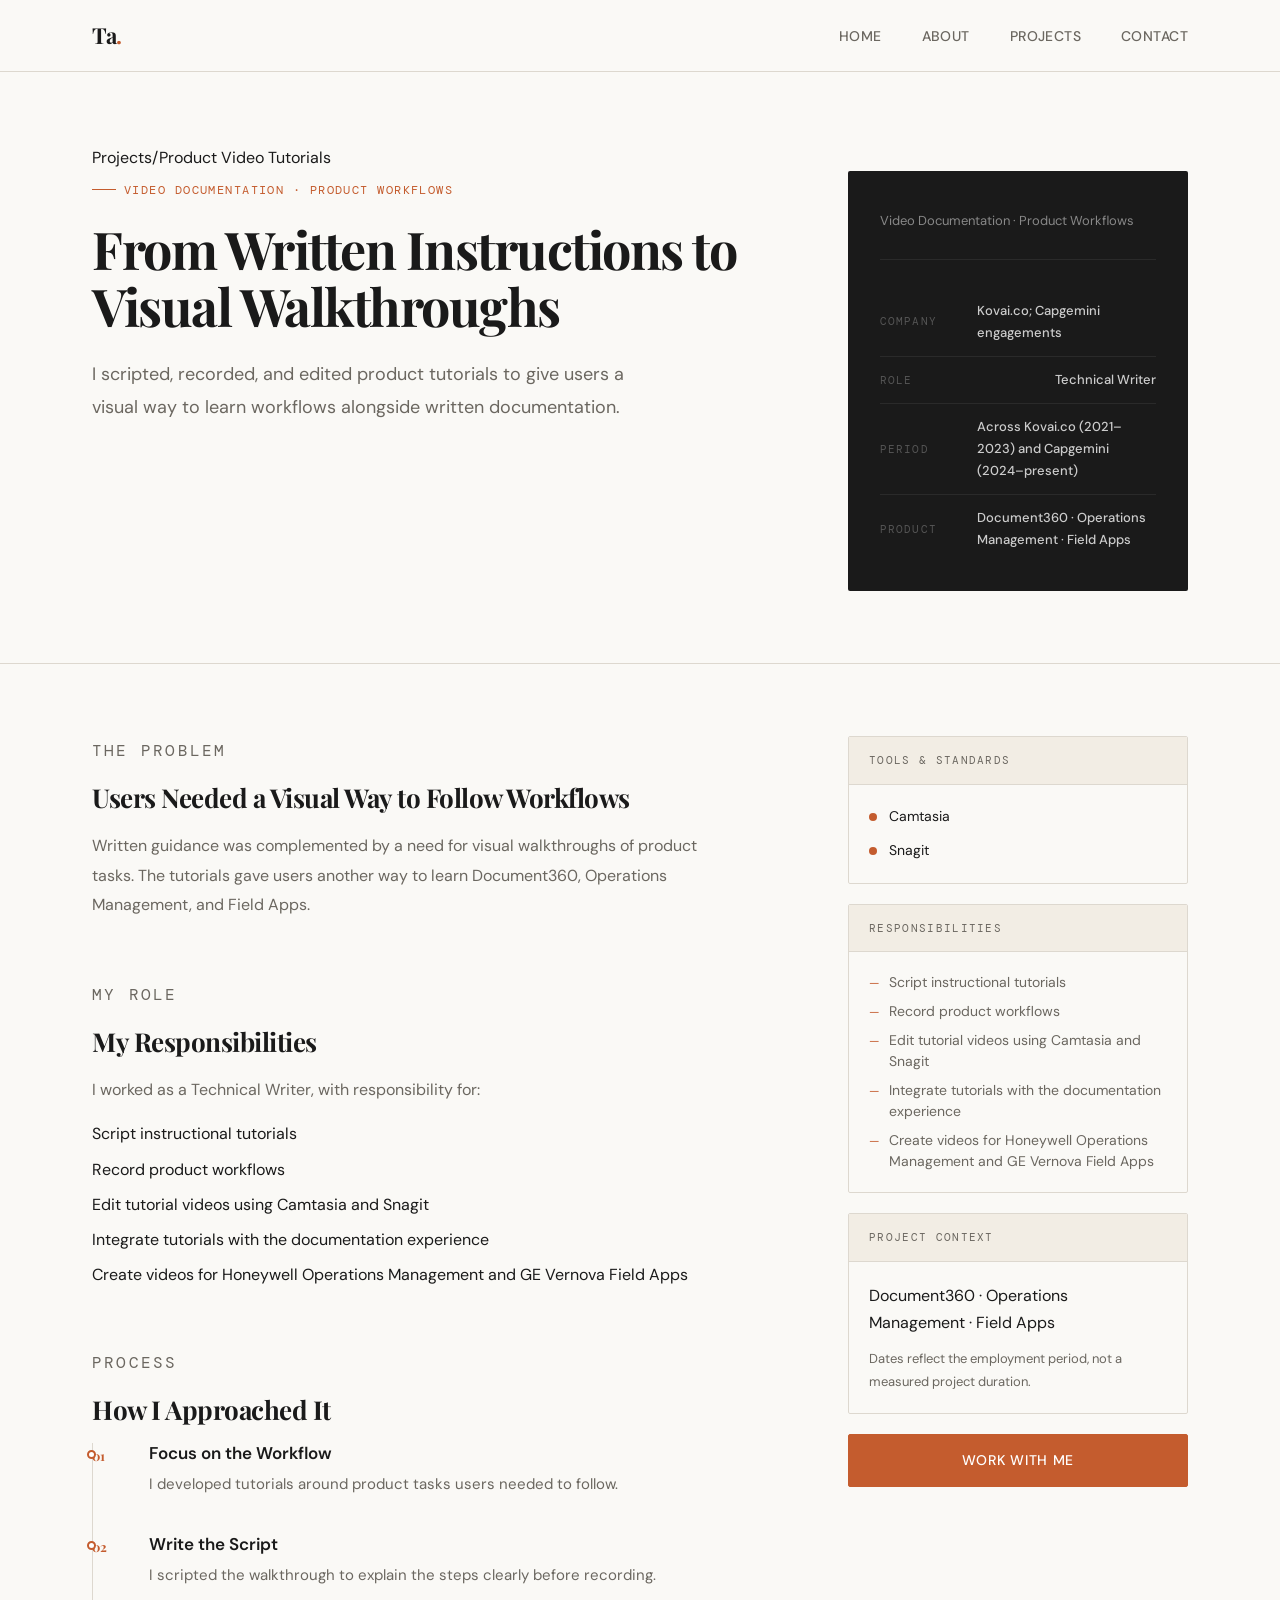
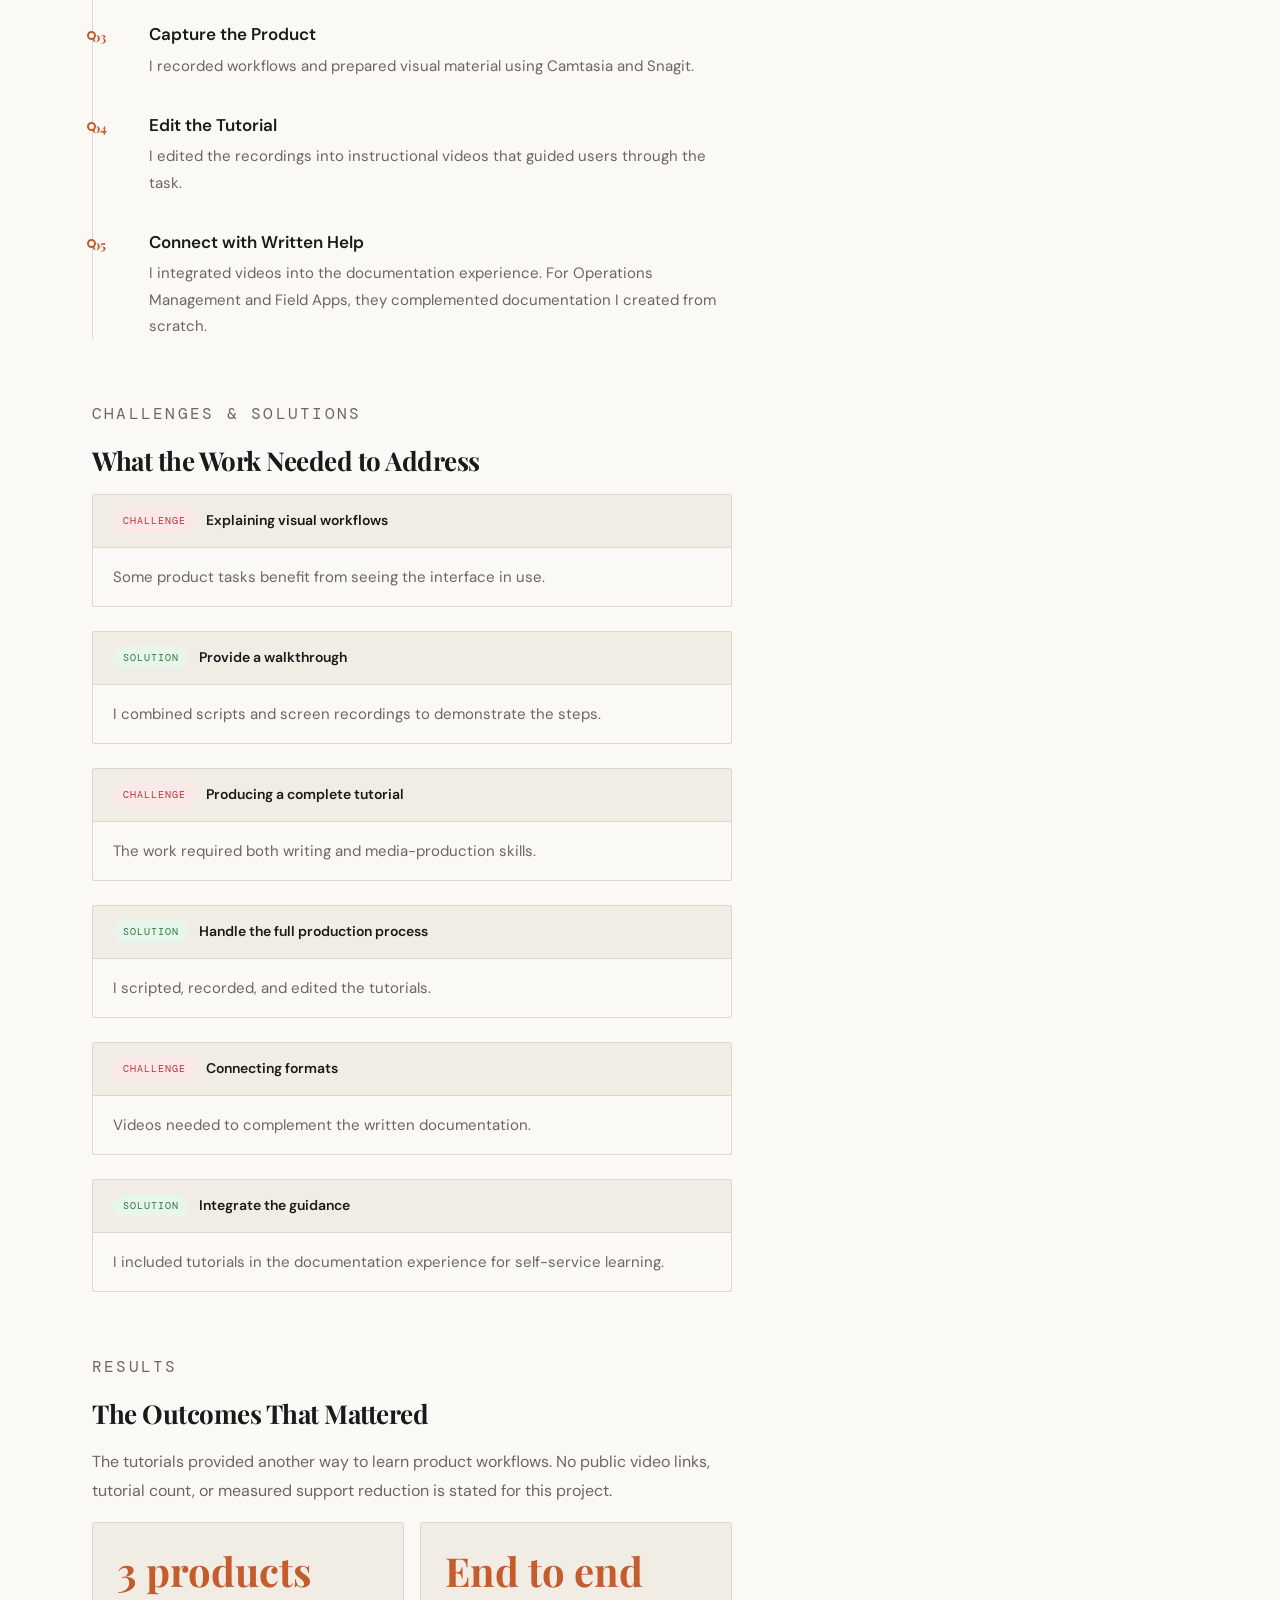
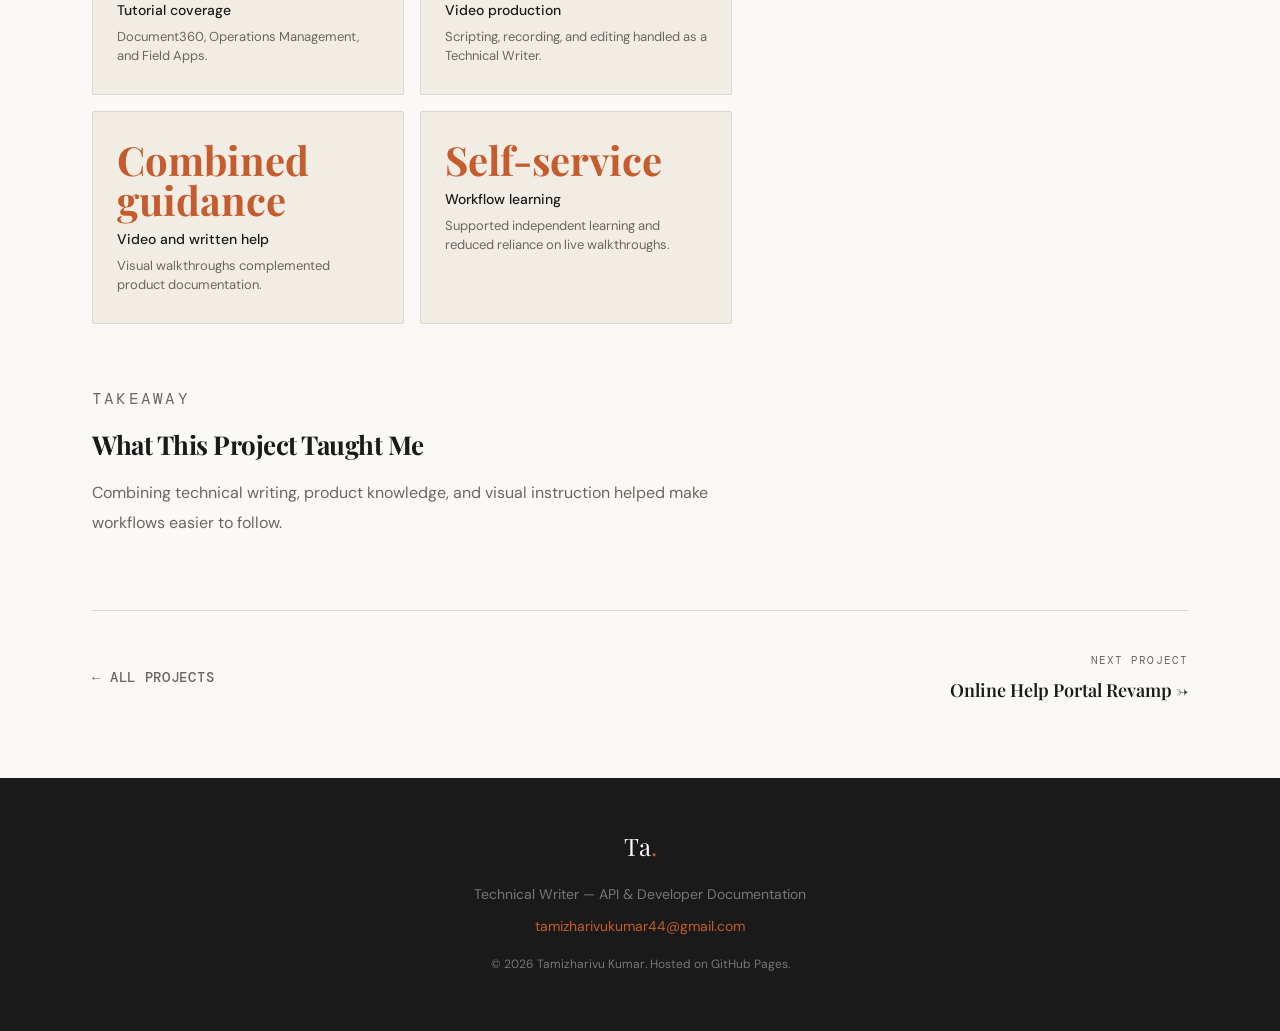
<file: pages/project-video-tutorials.html>
<!DOCTYPE html><html lang="en"><head><meta charset="UTF-8"><meta name="viewport" content="width=device-width, initial-scale=1"><title>Product Video Tutorials — End-to-End Creation — Tamizharivu Kumar</title><meta name="description" content="I scripted, recorded, and edited product tutorials to give users a visual way to learn workflows alongside written documentation."><link rel="stylesheet" href="../css/style.css"><style>
    /* ── CASE STUDY PAGE EXTRAS ── */

    .cs-hero {
      padding-top: calc(var(--nav-h) + 72px);
      padding-bottom: 72px;
      border-bottom: 1px solid var(--border);
    }

    .cs-breadcrumb {
      display: flex;
      align-items: center;
      gap: 8px;
      font-size: 13px;
      color: var(--muted);
      margin-bottom: 32px;
      font-family: var(--font-mono);
      letter-spacing: 0.04em;
    }
    .cs-breadcrumb a { color: var(--accent); }
    .cs-breadcrumb span { color: var(--border); }

    .cs-hero-grid {
      display: grid;
      grid-template-columns: 1fr 340px;
      gap: 64px;
      align-items: start;
    }

    .cs-category {
      display: inline-flex;
      align-items: center;
      gap: 8px;
      font-family: var(--font-mono);
      font-size: 12px;
      letter-spacing: 0.12em;
      text-transform: uppercase;
      color: var(--accent);
      margin-bottom: 20px;
    }
    .cs-category::before {
      content: '';
      width: 24px; height: 1px;
      background: var(--accent);
    }

    .cs-title {
      font-size: clamp(32px, 5vw, 52px);
      font-weight: 700;
      letter-spacing: -1.5px;
      line-height: 1.1;
      margin-bottom: 24px;
    }

    .cs-summary {
      font-size: 18px;
      color: var(--muted);
      line-height: 1.8;
      max-width: 560px;
    }

    /* Stat sidebar */
    .cs-stat-box {
      background: var(--ink);
      padding: 40px 32px;
      border-radius: 2px;
      display: flex;
      flex-direction: column;
      gap: 32px;
      position: sticky;
      top: calc(var(--nav-h) + 24px);
    }

    .cs-stat {
      border-bottom: 1px solid #2a2a2a;
      padding-bottom: 28px;
    }
    .cs-stat:last-child { border-bottom: none; padding-bottom: 0; }

    .cs-stat-num {
      font-family: var(--font-display);
      font-size: 48px;
      font-weight: 700;
      color: var(--accent);
      line-height: 1;
      margin-bottom: 6px;
    }

    .cs-stat-label {
      font-size: 13px;
      color: #888;
      line-height: 1.5;
    }

    .cs-meta {
      margin-top: 8px;
      display: flex;
      flex-direction: column;
      gap: 12px;
    }

    .cs-meta-row {
      display: flex;
      justify-content: space-between;
      align-items: center;
      font-size: 13px;
      padding-bottom: 12px;
      border-bottom: 1px solid #2a2a2a;
    }
    .cs-meta-row:last-child { border-bottom: none; padding-bottom: 0; }

    .cs-meta-key {
      font-family: var(--font-mono);
      font-size: 11px;
      letter-spacing: 0.1em;
      color: #555;
      text-transform: uppercase;
    }
    .cs-meta-val { color: #ccc; font-weight: 500; }

    /* Body sections */
    .cs-body {
      display: grid;
      grid-template-columns: 1fr 340px;
      gap: 64px;
      align-items: start;
      padding: 72px 0;
    }

    .cs-content { max-width: 640px; }

    .cs-section { margin-bottom: 60px; }
    .cs-section:last-child { margin-bottom: 0; }

    .cs-section-label {
      font-family: var(--font-mono);
      font-size: 11px;
      letter-spacing: 0.14em;
      text-transform: uppercase;
      color: var(--accent);
      margin-bottom: 16px;
    }

    .cs-section h2 {
      font-size: 26px;
      font-weight: 700;
      letter-spacing: -0.5px;
      margin-bottom: 18px;
    }

    .cs-section p {
      font-size: 16px;
      color: var(--muted);
      line-height: 1.85;
      margin-bottom: 16px;
    }
    .cs-section p:last-child { margin-bottom: 0; }

    /* Process steps */
    .process-steps {
      counter-reset: step;
      display: flex;
      flex-direction: column;
      gap: 0;
      margin-top: 8px;
      border-left: 1px solid var(--border);
      padding-left: 0;
    }

    .process-step {
      display: grid;
      grid-template-columns: 56px 1fr;
      gap: 0;
      position: relative;
      padding-bottom: 36px;
    }
    .process-step:last-child { padding-bottom: 0; }

    .step-num {
      font-family: var(--font-display);
      font-size: 13px;
      font-weight: 700;
      color: var(--accent);
      padding: 0 20px 0 0;
      padding-top: 2px;
      position: relative;
      left: -1px;
    }
    .step-num::before {
      content: '';
      position: absolute;
      left: -5px; top: 7px;
      width: 9px; height: 9px;
      border-radius: 50%;
      background: var(--white);
      border: 2px solid var(--accent);
    }

    .step-body h3 {
      font-size: 17px;
      font-weight: 600;
      font-family: var(--font-body);
      margin-bottom: 8px;
      color: var(--ink);
    }

    .step-body p {
      font-size: 15px;
      color: var(--muted);
      line-height: 1.75;
      margin-bottom: 0;
    }

    /* Challenge/solution pairs */
    .challenge-grid {
      display: flex;
      flex-direction: column;
      gap: 24px;
      margin-top: 8px;
    }

    .challenge-card {
      border: 1px solid var(--border);
      border-radius: 2px;
      overflow: hidden;
    }

    .challenge-card-header {
      display: flex;
      align-items: center;
      gap: 10px;
      padding: 14px 20px;
      background: var(--cream);
      border-bottom: 1px solid var(--border);
    }

    .challenge-card-header .pill {
      font-family: var(--font-mono);
      font-size: 10px;
      letter-spacing: 0.1em;
      text-transform: uppercase;
      padding: 3px 10px;
      border-radius: 100px;
    }
    .pill-challenge { background: #fce8e8; color: #b33; }
    .pill-solution  { background: #e8f5ec; color: #2a7a3b; }

    .challenge-card-header span:last-child {
      font-size: 14px;
      font-weight: 600;
      color: var(--ink);
    }

    .challenge-card-body {
      padding: 16px 20px;
      font-size: 15px;
      color: var(--muted);
      line-height: 1.75;
    }

    /* Results metrics */
    .results-grid {
      display: grid;
      grid-template-columns: repeat(2, 1fr);
      gap: 16px;
      margin-top: 16px;
    }

    .result-card {
      background: var(--cream);
      border: 1px solid var(--border);
      border-radius: 2px;
      padding: 28px 24px;
    }

    .result-card .r-num {
      font-family: var(--font-display);
      font-size: 40px;
      font-weight: 700;
      color: var(--accent);
      line-height: 1;
      margin-bottom: 8px;
    }

    .result-card .r-label {
      font-size: 14px;
      color: var(--ink);
      font-weight: 500;
      margin-bottom: 4px;
    }

    .result-card .r-desc {
      font-size: 13px;
      color: var(--muted);
      line-height: 1.5;
    }

    /* Tools sidebar sticky section */
    .cs-sidebar { position: sticky; top: calc(var(--nav-h) + 24px); }

    .cs-sidebar-card {
      border: 1px solid var(--border);
      border-radius: 2px;
      overflow: hidden;
      margin-bottom: 20px;
    }

    .cs-sidebar-card-head {
      background: var(--cream);
      padding: 14px 20px;
      border-bottom: 1px solid var(--border);
      font-family: var(--font-mono);
      font-size: 11px;
      letter-spacing: 0.12em;
      text-transform: uppercase;
      color: var(--muted);
    }

    .cs-sidebar-card-body { padding: 20px; }

    .tool-list { display: flex; flex-direction: column; gap: 10px; }

    .tool-item {
      display: flex;
      align-items: center;
      gap: 12px;
      font-size: 14px;
      color: var(--ink);
    }

    .tool-dot {
      width: 8px; height: 8px;
      border-radius: 50%;
      background: var(--accent);
      flex-shrink: 0;
    }

    .role-list { display: flex; flex-direction: column; gap: 8px; }

    .role-item {
      display: flex;
      align-items: flex-start;
      gap: 10px;
      font-size: 14px;
      color: var(--muted);
      line-height: 1.5;
    }
    .role-item::before {
      content: '—';
      color: var(--accent);
      font-size: 12px;
      margin-top: 2px;
      flex-shrink: 0;
    }

    /* Back nav */
    .cs-back-nav {
      padding: 40px 0 72px;
      border-top: 1px solid var(--border);
      display: flex;
      align-items: center;
      justify-content: space-between;
      flex-wrap: wrap;
      gap: 24px;
    }

    .back-link {
      display: flex;
      align-items: center;
      gap: 10px;
      font-size: 14px;
      font-weight: 500;
      color: var(--muted);
      letter-spacing: 0.05em;
      text-transform: uppercase;
      font-family: var(--font-mono);
      transition: color 0.2s, gap 0.2s;
    }
    .back-link:hover { color: var(--ink); gap: 14px; }
    .back-link svg { width: 16px; height: 16px; }

    .next-project {
      text-align: right;
    }
    .next-project .np-label {
      font-family: var(--font-mono);
      font-size: 11px;
      letter-spacing: 0.1em;
      text-transform: uppercase;
      color: var(--muted);
      margin-bottom: 6px;
    }
    .next-project a {
      font-size: 18px;
      font-family: var(--font-display);
      font-weight: 600;
      color: var(--ink);
      display: flex;
      align-items: center;
      gap: 10px;
      justify-content: flex-end;
      transition: gap 0.2s;
    }
    .next-project a:hover { gap: 14px; }

    /* Responsive */
    @media (max-width: 900px) {
      .cs-hero-grid,
      .cs-body { grid-template-columns: 1fr; }
      .cs-stat-box,
      .cs-sidebar { position: static; }
      .results-grid { grid-template-columns: 1fr; }
    }
  
.cs-meta-val{max-width:65%;overflow-wrap:anywhere}.r-num{font-size:clamp(22px,3vw,36px);overflow-wrap:anywhere}a:focus-visible{outline:2px solid var(--accent);outline-offset:4px}</style></head><body>  <nav>
    <div class="nav-inner">
      <a class="nav-logo" href="../index.html">Ta<span>.</span></a>
      <ul class="nav-links">
        <li><a href="../index.html">Home</a></li>
        <li><a href="about.html">About</a></li>
        <li><a href="projects.html">Projects</a></li>
        <li><a href="contact.html">Contact</a></li>
      </ul>
      <button class="nav-toggle" aria-label="Toggle menu">
        <span></span><span></span><span></span>
      </button>
    </div>
  </nav>

<main><section class="cs-hero"><div class="container"><div class="breadcrumb"><a href="projects.html">Projects</a><span>/</span><span>Product Video Tutorials</span></div><div class="cs-hero-grid"><div><p class="cs-category">Video Documentation · Product Workflows</p><h1 class="cs-title">From Written Instructions to Visual Walkthroughs</h1><p class="cs-summary">I scripted, recorded, and edited product tutorials to give users a visual way to learn workflows alongside written documentation.</p></div><div class="cs-stat-box"><div class="cs-stat"><div class="cs-stat-label">Video Documentation · Product Workflows</div></div><div class="cs-meta"><div class="cs-meta-row"><span class="cs-meta-key">Company</span><span class="cs-meta-val">Kovai.co; Capgemini engagements</span></div><div class="cs-meta-row"><span class="cs-meta-key">Role</span><span class="cs-meta-val">Technical Writer</span></div><div class="cs-meta-row"><span class="cs-meta-key">Period</span><span class="cs-meta-val">Across Kovai.co (2021–2023) and Capgemini (2024–present)</span></div><div class="cs-meta-row"><span class="cs-meta-key">Product</span><span class="cs-meta-val">Document360 · Operations Management · Field Apps</span></div></div></div></div></div></section><section style="padding:0"><div class="container"><div class="cs-body"><article class="cs-content"><div class="cs-section"><p class="cs-section-label">The Problem</p><h2>Users Needed a Visual Way to Follow Workflows</h2><p>Written guidance was complemented by a need for visual walkthroughs of product tasks. The tutorials gave users another way to learn Document360, Operations Management, and Field Apps.</p></div><div class="cs-section"><p class="cs-section-label">My Role</p><h2>My Responsibilities</h2><p>I worked as a Technical Writer, with responsibility for:</p><ul class="role-list" style="margin-top:8px"><li>Script instructional tutorials</li><li>Record product workflows</li><li>Edit tutorial videos using Camtasia and Snagit</li><li>Integrate tutorials with the documentation experience</li><li>Create videos for Honeywell Operations Management and GE Vernova Field Apps</li></ul></div><div class="cs-section"><p class="cs-section-label">Process</p><h2>How I Approached It</h2><div class="process-steps"><div class="process-step"><div class="step-num">01</div><div class="step-body"><h3>Focus on the Workflow</h3><p>I developed tutorials around product tasks users needed to follow.</p></div></div><div class="process-step"><div class="step-num">02</div><div class="step-body"><h3>Write the Script</h3><p>I scripted the walkthrough to explain the steps clearly before recording.</p></div></div><div class="process-step"><div class="step-num">03</div><div class="step-body"><h3>Capture the Product</h3><p>I recorded workflows and prepared visual material using Camtasia and Snagit.</p></div></div><div class="process-step"><div class="step-num">04</div><div class="step-body"><h3>Edit the Tutorial</h3><p>I edited the recordings into instructional videos that guided users through the task.</p></div></div><div class="process-step"><div class="step-num">05</div><div class="step-body"><h3>Connect with Written Help</h3><p>I integrated videos into the documentation experience. For Operations Management and Field Apps, they complemented documentation I created from scratch.</p></div></div></div></div><div class="cs-section"><p class="cs-section-label">Challenges &amp; Solutions</p><h2>What the Work Needed to Address</h2><div class="challenge-grid"><div class="challenge-card"><div class="challenge-card-header"><span class="pill pill-challenge">Challenge</span><span>Explaining visual workflows</span></div><div class="challenge-card-body">Some product tasks benefit from seeing the interface in use.</div></div><div class="challenge-card"><div class="challenge-card-header"><span class="pill pill-solution">Solution</span><span>Provide a walkthrough</span></div><div class="challenge-card-body">I combined scripts and screen recordings to demonstrate the steps.</div></div><div class="challenge-card"><div class="challenge-card-header"><span class="pill pill-challenge">Challenge</span><span>Producing a complete tutorial</span></div><div class="challenge-card-body">The work required both writing and media-production skills.</div></div><div class="challenge-card"><div class="challenge-card-header"><span class="pill pill-solution">Solution</span><span>Handle the full production process</span></div><div class="challenge-card-body">I scripted, recorded, and edited the tutorials.</div></div><div class="challenge-card"><div class="challenge-card-header"><span class="pill pill-challenge">Challenge</span><span>Connecting formats</span></div><div class="challenge-card-body">Videos needed to complement the written documentation.</div></div><div class="challenge-card"><div class="challenge-card-header"><span class="pill pill-solution">Solution</span><span>Integrate the guidance</span></div><div class="challenge-card-body">I included tutorials in the documentation experience for self-service learning.</div></div></div></div><div class="cs-section"><p class="cs-section-label">Results</p><h2>The Outcomes That Mattered</h2><p>The tutorials provided another way to learn product workflows. No public video links, tutorial count, or measured support reduction is stated for this project.</p><div class="results-grid"><div class="result-card"><div class="r-num">3 products</div><div class="r-label">Tutorial coverage</div><div class="r-desc">Document360, Operations Management, and Field Apps.</div></div><div class="result-card"><div class="r-num">End to end</div><div class="r-label">Video production</div><div class="r-desc">Scripting, recording, and editing handled as a Technical Writer.</div></div><div class="result-card"><div class="r-num">Combined guidance</div><div class="r-label">Video and written help</div><div class="r-desc">Visual walkthroughs complemented product documentation.</div></div><div class="result-card"><div class="r-num">Self-service</div><div class="r-label">Workflow learning</div><div class="r-desc">Supported independent learning and reduced reliance on live walkthroughs.</div></div></div></div><div class="cs-section"><p class="cs-section-label">Takeaway</p><h2>What This Project Taught Me</h2><p>Combining technical writing, product knowledge, and visual instruction helped make workflows easier to follow.</p></div></article><aside class="cs-sidebar"><div class="cs-sidebar-card"><div class="cs-sidebar-card-head">Tools &amp; Standards</div><div class="cs-sidebar-card-body"><div class="tool-list"><div class="tool-item"><span class="tool-dot"></span>Camtasia</div><div class="tool-item"><span class="tool-dot"></span>Snagit</div></div></div></div><div class="cs-sidebar-card"><div class="cs-sidebar-card-head">Responsibilities</div><div class="cs-sidebar-card-body"><div class="role-list"><div class="role-item">Script instructional tutorials</div><div class="role-item">Record product workflows</div><div class="role-item">Edit tutorial videos using Camtasia and Snagit</div><div class="role-item">Integrate tutorials with the documentation experience</div><div class="role-item">Create videos for Honeywell Operations Management and GE Vernova Field Apps</div></div></div></div><div class="cs-sidebar-card"><div class="cs-sidebar-card-head">Project Context</div><div class="cs-sidebar-card-body"><p>Document360 · Operations Management · Field Apps</p><p style="margin-top:12px;font-size:13px;color:var(--muted)">Dates reflect the employment period, not a measured project duration.</p></div></div><a href="contact.html" class="btn btn-primary" style="width:100%;justify-content:center">Work With Me</a></aside></div><div class="cs-back-nav"><a href="projects.html" class="back-link">← All Projects</a><div class="next-project"><p class="np-label">Next Project</p><a href="project-help-portal.html">Online Help Portal Revamp →</a></div></div></div></section></main><footer><div class="container"><div class="footer-logo">Ta<span>.</span></div><p>Technical Writer — API &amp; Developer Documentation</p><p><a href="mailto:tamizharivukumar44@gmail.com">tamizharivukumar44@gmail.com</a></p><p style="margin-top:16px;font-size:12px">© 2026 Tamizharivu Kumar. Hosted on GitHub Pages.</p></div></footer><script src="../js/main.js"></script></body></html>
</file>
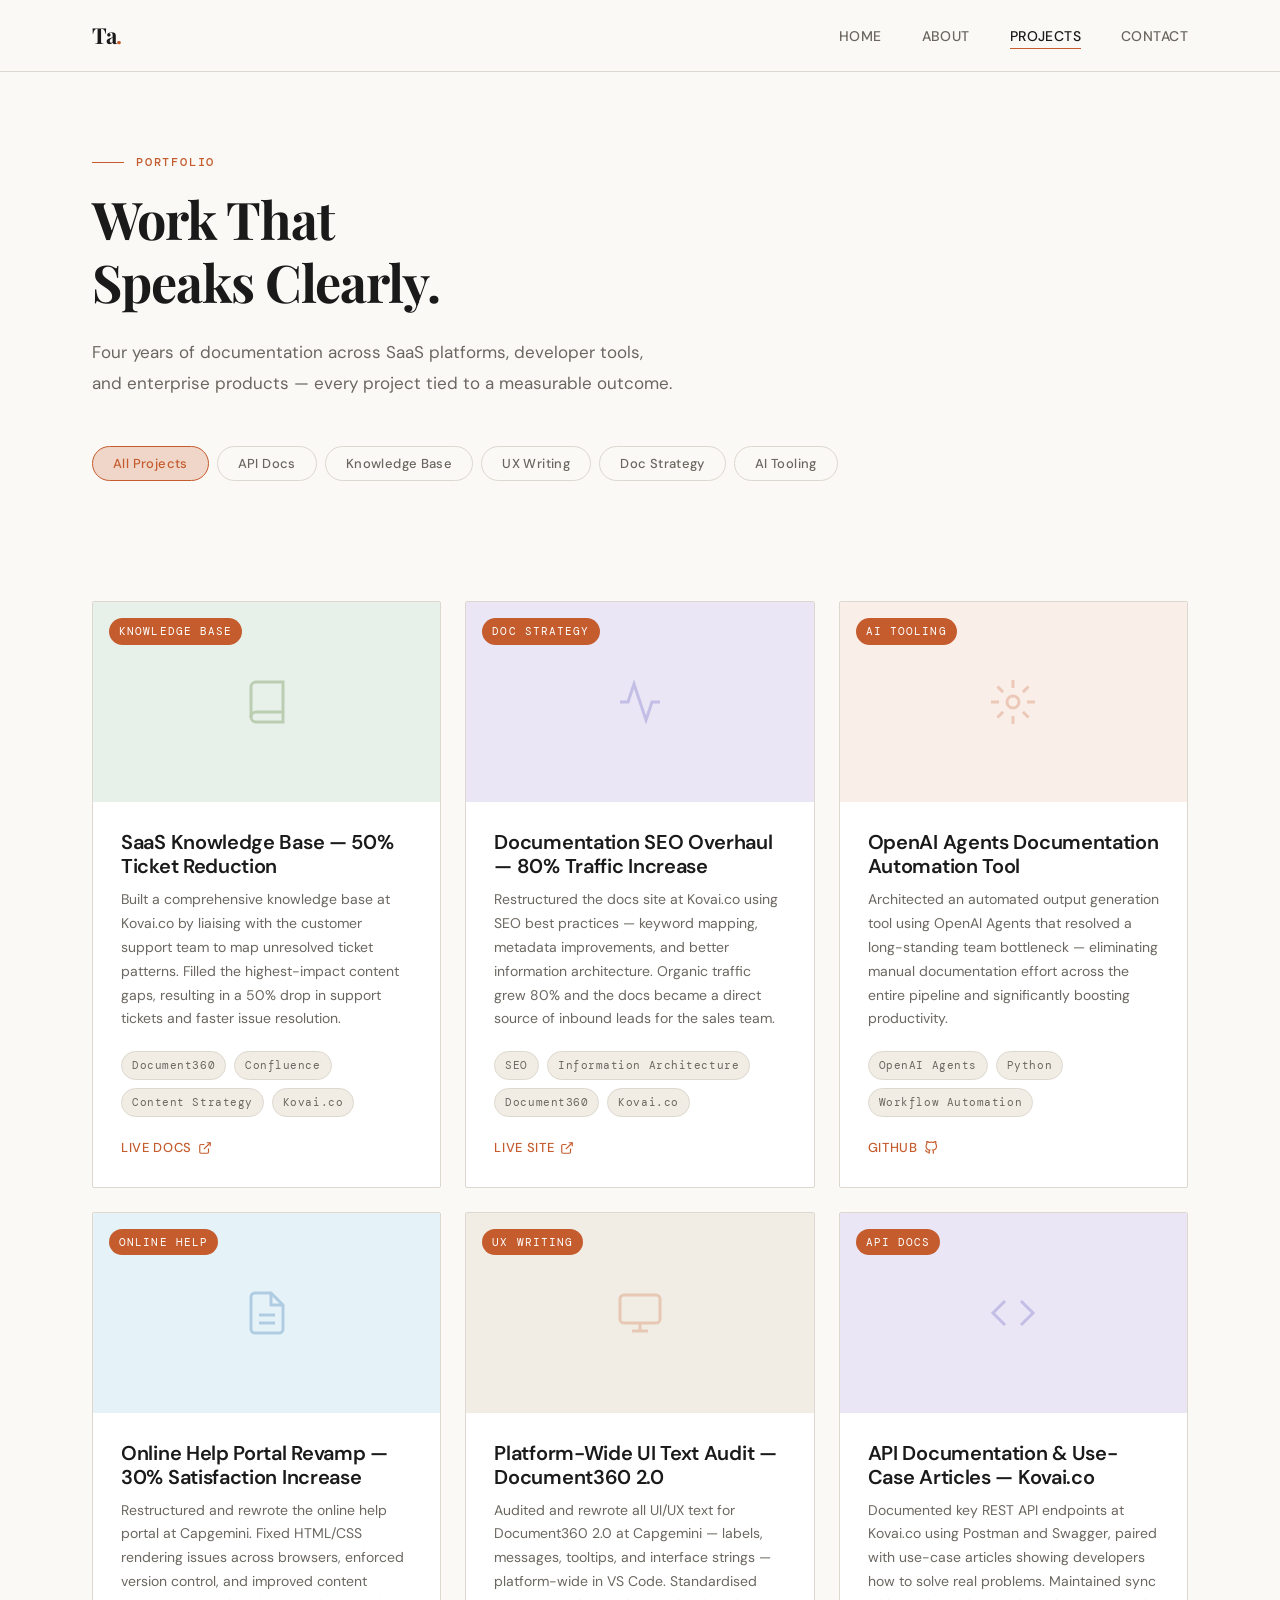
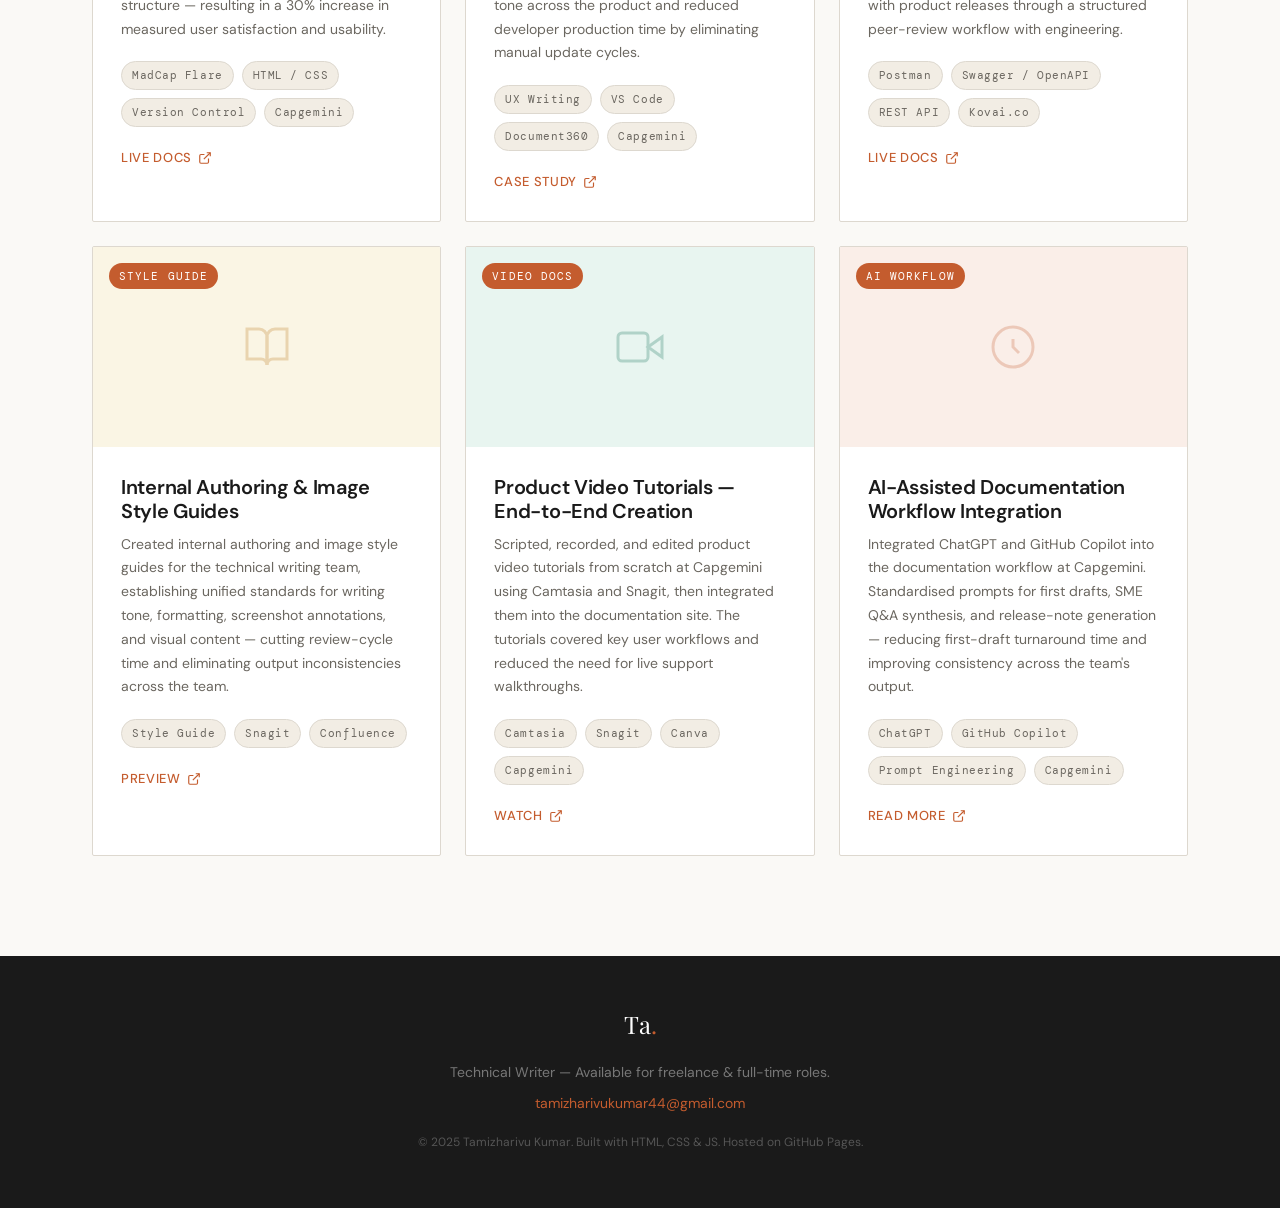
<file: pages/projects.html>
<!DOCTYPE html>
<html lang="en">
<head>
  <meta charset="UTF-8" />
  <meta name="viewport" content="width=device-width, initial-scale=1.0" />
  <title>Projects — Tamizharivu K</title>
  <meta name="description" content="Technical writing portfolio by Tamizharivu K — API docs, SaaS knowledge bases, UX writing, AI tooling, and documentation strategy." />
  <link rel="stylesheet" href="../css/style.css" />
</head>
<body>

  <!-- NAV -->
  <nav>
    <div class="nav-inner">
      <a class="nav-logo" href="../index.html">Ta<span>.</span></a>
      <ul class="nav-links">
        <li><a href="../index.html">Home</a></li>
        <li><a href="about.html">About</a></li>
        <li><a href="projects.html">Projects</a></li>
        <li><a href="contact.html">Contact</a></li>
      </ul>
      <button class="nav-toggle" aria-label="Toggle menu">
        <span></span><span></span><span></span>
      </button>
    </div>
  </nav>

  <!-- PROJECTS HERO -->
  <section class="projects-hero">
    <div class="container">
      <p class="section-label fade-up">Portfolio</p>
      <h1 class="section-title fade-up">Work That<br>Speaks Clearly.</h1>
      <p class="fade-up" style="font-size:17px; color:var(--muted); max-width:580px; line-height:1.8; margin-top:8px;">
        Four years of documentation across SaaS platforms, developer tools,
        and enterprise products — every project tied to a measurable outcome.
      </p>

      <!-- Filter Bar -->
      <div class="filter-bar fade-up">
        <button class="filter-btn active" data-filter="all">All Projects</button>
        <button class="filter-btn" data-filter="api">API Docs</button>
        <button class="filter-btn" data-filter="guide">Knowledge Base</button>
        <button class="filter-btn" data-filter="ux">UX Writing</button>
        <button class="filter-btn" data-filter="strategy">Doc Strategy</button>
        <button class="filter-btn" data-filter="ai">AI Tooling</button>
      </div>
    </div>
  </section>

  <!-- PROJECTS GRID -->
  <section style="padding-top:0; padding-bottom:var(--section-py);">
    <div class="container">
      <div class="projects-grid">

        <!-- Project 1 -->
        <div class="project-card fade-up" data-category="guide">
          <div class="project-card-thumb" style="background:#e8f0ea;">
            <span class="thumb-label">Knowledge Base</span>
            <svg class="thumb-icon" viewBox="0 0 24 24" fill="none" stroke="#3b6d11" stroke-width="1.5">
              <path d="M4 19.5A2.5 2.5 0 0 1 6.5 17H20"/><path d="M6.5 2H20v20H6.5A2.5 2.5 0 0 1 4 19.5v-15A2.5 2.5 0 0 1 6.5 2z"/>
            </svg>
          </div>
          <div class="project-card-body">
            <h3>SaaS Knowledge Base — 50% Ticket Reduction</h3>
            <p>Built a comprehensive knowledge base at Kovai.co by liaising with the customer support team to map unresolved ticket patterns. Filled the highest-impact content gaps, resulting in a 50% drop in support tickets and faster issue resolution.</p>
            <div class="project-tags">
              <span class="tag">Document360</span>
              <span class="tag">Confluence</span>
              <span class="tag">Content Strategy</span>
              <span class="tag">Kovai.co</span>
            </div>
            <div class="project-links">
              <a href="project-saas-kb.html" class="proj-link">Live Docs <svg viewBox="0 0 24 24" fill="none" stroke="currentColor" stroke-width="2" width="14" height="14"><path d="M18 13v6a2 2 0 0 1-2 2H5a2 2 0 0 1-2-2V8a2 2 0 0 1 2-2h6"/><polyline points="15 3 21 3 21 9"/><line x1="10" y1="14" x2="21" y2="3"/></svg></a>
            </div>
          </div>
        </div>

        <!-- Project 2 -->
        <div class="project-card fade-up" data-category="strategy">
          <div class="project-card-thumb" style="background:#eae6f5;">
            <span class="thumb-label">Doc Strategy</span>
            <svg class="thumb-icon" viewBox="0 0 24 24" fill="none" stroke="#534ab7" stroke-width="1.5">
              <polyline points="22 12 18 12 15 21 9 3 6 12 2 12"/>
            </svg>
          </div>
          <div class="project-card-body">
            <h3>Documentation SEO Overhaul — 80% Traffic Increase</h3>
            <p>Restructured the docs site at Kovai.co using SEO best practices — keyword mapping, metadata improvements, and better information architecture. Organic traffic grew 80% and the docs became a direct source of inbound leads for the sales team.</p>
            <div class="project-tags">
              <span class="tag">SEO</span>
              <span class="tag">Information Architecture</span>
              <span class="tag">Document360</span>
              <span class="tag">Kovai.co</span>
            </div>
            <div class="project-links">
              <a href="#" class="proj-link">Live Site <svg viewBox="0 0 24 24" fill="none" stroke="currentColor" stroke-width="2" width="14" height="14"><path d="M18 13v6a2 2 0 0 1-2 2H5a2 2 0 0 1-2-2V8a2 2 0 0 1 2-2h6"/><polyline points="15 3 21 3 21 9"/><line x1="10" y1="14" x2="21" y2="3"/></svg></a>
            </div>
          </div>
        </div>

        <!-- Project 3 -->
        <div class="project-card fade-up" data-category="ai">
          <div class="project-card-thumb" style="background:#faeee8;">
            <span class="thumb-label">AI Tooling</span>
            <svg class="thumb-icon" viewBox="0 0 24 24" fill="none" stroke="#c45c2e" stroke-width="1.5">
              <circle cx="12" cy="12" r="3"/><path d="M12 1v4M12 19v4M4.22 4.22l2.83 2.83M16.95 16.95l2.83 2.83M1 12h4M19 12h4M4.22 19.78l2.83-2.83M16.95 7.05l2.83-2.83"/>
            </svg>
          </div>
          <div class="project-card-body">
            <h3>OpenAI Agents Documentation Automation Tool</h3>
            <p>Architected an automated output generation tool using OpenAI Agents that resolved a long-standing team bottleneck — eliminating manual documentation effort across the entire pipeline and significantly boosting productivity.</p>
            <div class="project-tags">
              <span class="tag">OpenAI Agents</span>
              <span class="tag">Python</span>
              <span class="tag">Workflow Automation</span>
            </div>
            <div class="project-links">
              <a href="#" class="proj-link">GitHub <svg viewBox="0 0 24 24" fill="none" stroke="currentColor" stroke-width="2" width="14" height="14"><path d="M9 19c-5 1.5-5-2.5-7-3m14 6v-3.87a3.37 3.37 0 0 0-.94-2.61c3.14-.35 6.44-1.54 6.44-7A5.44 5.44 0 0 0 20 4.77 5.07 5.07 0 0 0 19.91 1S18.73.65 16 2.48a13.38 13.38 0 0 0-7 0C6.27.65 5.09 1 5.09 1A5.07 5.07 0 0 0 5 4.77a5.44 5.44 0 0 0-1.5 3.78c0 5.42 3.3 6.61 6.44 7A3.37 3.37 0 0 0 9 18.13V22"/></svg></a>
            </div>
          </div>
        </div>

        <!-- Project 4 -->
        <div class="project-card fade-up" data-category="guide">
          <div class="project-card-thumb" style="background:#e5f2f8;">
            <span class="thumb-label">Online Help</span>
            <svg class="thumb-icon" viewBox="0 0 24 24" fill="none" stroke="#185fa5" stroke-width="1.5">
              <path d="M14 2H6a2 2 0 0 0-2 2v16a2 2 0 0 0 2 2h12a2 2 0 0 0 2-2V8z"/>
              <polyline points="14 2 14 8 20 8"/>
              <line x1="16" y1="13" x2="8" y2="13"/>
              <line x1="16" y1="17" x2="8" y2="17"/>
            </svg>
          </div>
          <div class="project-card-body">
            <h3>Online Help Portal Revamp — 30% Satisfaction Increase</h3>
            <p>Restructured and rewrote the online help portal at Capgemini. Fixed HTML/CSS rendering issues across browsers, enforced version control, and improved content structure — resulting in a 30% increase in measured user satisfaction and usability.</p>
            <div class="project-tags">
              <span class="tag">MadCap Flare</span>
              <span class="tag">HTML / CSS</span>
              <span class="tag">Version Control</span>
              <span class="tag">Capgemini</span>
            </div>
            <div class="project-links">
              <a href="project-help-portal.html" class="proj-link">Live Docs <svg viewBox="0 0 24 24" fill="none" stroke="currentColor" stroke-width="2" width="14" height="14"><path d="M18 13v6a2 2 0 0 1-2 2H5a2 2 0 0 1-2-2V8a2 2 0 0 1 2-2h6"/><polyline points="15 3 21 3 21 9"/><line x1="10" y1="14" x2="21" y2="3"/></svg></a>
            </div>
          </div>
        </div>

        <!-- Project 5 -->
        <div class="project-card fade-up" data-category="ux">
          <div class="project-card-thumb" style="background:#f2ede4;">
            <span class="thumb-label">UX Writing</span>
            <svg class="thumb-icon" viewBox="0 0 24 24" fill="none" stroke="#c45c2e" stroke-width="1.5">
              <rect x="2" y="3" width="20" height="14" rx="2"/><path d="M8 21h8M12 17v4"/>
            </svg>
          </div>
          <div class="project-card-body">
            <h3>Platform-Wide UI Text Audit — Document360 2.0</h3>
            <p>Audited and rewrote all UI/UX text for Document360 2.0 at Capgemini — labels, messages, tooltips, and interface strings — platform-wide in VS Code. Standardised tone across the product and reduced developer production time by eliminating manual update cycles.</p>
            <div class="project-tags">
              <span class="tag">UX Writing</span>
              <span class="tag">VS Code</span>
              <span class="tag">Document360</span>
              <span class="tag">Capgemini</span>
            </div>
            <div class="project-links">
              <a href="project-ui-audit.html" class="proj-link">Case Study <svg viewBox="0 0 24 24" fill="none" stroke="currentColor" stroke-width="2" width="14" height="14"><path d="M18 13v6a2 2 0 0 1-2 2H5a2 2 0 0 1-2-2V8a2 2 0 0 1 2-2h6"/><polyline points="15 3 21 3 21 9"/><line x1="10" y1="14" x2="21" y2="3"/></svg></a>
            </div>
          </div>
        </div>

        <!-- Project 6 -->
        <div class="project-card fade-up" data-category="api">
          <div class="project-card-thumb" style="background:#eae6f5;">
            <span class="thumb-label">API Docs</span>
            <svg class="thumb-icon" viewBox="0 0 24 24" fill="none" stroke="#534ab7" stroke-width="1.5">
              <polyline points="16 18 22 12 16 6"/><polyline points="8 6 2 12 8 18"/>
            </svg>
          </div>
          <div class="project-card-body">
            <h3>API Documentation &amp; Use-Case Articles — Kovai.co</h3>
            <p>Documented key REST API endpoints at Kovai.co using Postman and Swagger, paired with use-case articles showing developers how to solve real problems. Maintained sync with product releases through a structured peer-review workflow with engineering.</p>
            <div class="project-tags">
              <span class="tag">Postman</span>
              <span class="tag">Swagger / OpenAPI</span>
              <span class="tag">REST API</span>
              <span class="tag">Kovai.co</span>
            </div>
            <div class="project-links">
              <a href="sample-api-reference.html" class="proj-link">Live Docs <svg viewBox="0 0 24 24" fill="none" stroke="currentColor" stroke-width="2" width="14" height="14"><path d="M18 13v6a2 2 0 0 1-2 2H5a2 2 0 0 1-2-2V8a2 2 0 0 1 2-2h6"/><polyline points="15 3 21 3 21 9"/><line x1="10" y1="14" x2="21" y2="3"/></svg></a>
            </div>
          </div>
        </div>

        <!-- Project 7 -->
        <div class="project-card fade-up" data-category="strategy">
          <div class="project-card-thumb" style="background:#faf5e4;">
            <span class="thumb-label">Style Guide</span>
            <svg class="thumb-icon" viewBox="0 0 24 24" fill="none" stroke="#ba7517" stroke-width="1.5">
              <path d="M2 3h6a4 4 0 0 1 4 4v14a3 3 0 0 0-3-3H2z"/><path d="M22 3h-6a4 4 0 0 0-4 4v14a3 3 0 0 1 3-3h7z"/>
            </svg>
          </div>
          <div class="project-card-body">
            <h3>Internal Authoring &amp; Image Style Guides</h3>
            <p>Created internal authoring and image style guides for the technical writing team, establishing unified standards for writing tone, formatting, screenshot annotations, and visual content — cutting review-cycle time and eliminating output inconsistencies across the team.</p>
            <div class="project-tags">
              <span class="tag">Style Guide</span>
              <span class="tag">Snagit</span>
              <span class="tag">Confluence</span>
            </div>
            <div class="project-links">
              <a href="project-style-guides.html" class="proj-link">Preview <svg viewBox="0 0 24 24" fill="none" stroke="currentColor" stroke-width="2" width="14" height="14"><path d="M18 13v6a2 2 0 0 1-2 2H5a2 2 0 0 1-2-2V8a2 2 0 0 1 2-2h6"/><polyline points="15 3 21 3 21 9"/><line x1="10" y1="14" x2="21" y2="3"/></svg></a>
            </div>
          </div>
        </div>

        <!-- Project 8 -->
        <div class="project-card fade-up" data-category="guide">
          <div class="project-card-thumb" style="background:#e8f5f0;">
            <span class="thumb-label">Video Docs</span>
            <svg class="thumb-icon" viewBox="0 0 24 24" fill="none" stroke="#0f6e56" stroke-width="1.5">
              <polygon points="23 7 16 12 23 17 23 7"/><rect x="1" y="5" width="15" height="14" rx="2" ry="2"/>
            </svg>
          </div>
          <div class="project-card-body">
            <h3>Product Video Tutorials — End-to-End Creation</h3>
            <p>Scripted, recorded, and edited product video tutorials from scratch at Capgemini using Camtasia and Snagit, then integrated them into the documentation site. The tutorials covered key user workflows and reduced the need for live support walkthroughs.</p>
            <div class="project-tags">
              <span class="tag">Camtasia</span>
              <span class="tag">Snagit</span>
              <span class="tag">Canva</span>
              <span class="tag">Capgemini</span>
            </div>
            <div class="project-links">
              <a href="project-video-tutorials.html" class="proj-link">Watch <svg viewBox="0 0 24 24" fill="none" stroke="currentColor" stroke-width="2" width="14" height="14"><path d="M18 13v6a2 2 0 0 1-2 2H5a2 2 0 0 1-2-2V8a2 2 0 0 1 2-2h6"/><polyline points="15 3 21 3 21 9"/><line x1="10" y1="14" x2="21" y2="3"/></svg></a>
            </div>
          </div>
        </div>

        <!-- Project 9 -->
        <div class="project-card fade-up" data-category="ai">
          <div class="project-card-thumb" style="background:#faeee8;">
            <span class="thumb-label">AI Workflow</span>
            <svg class="thumb-icon" viewBox="0 0 24 24" fill="none" stroke="#c45c2e" stroke-width="1.5">
              <path d="M12 2a10 10 0 0 1 10 10c0 5.52-4.48 10-10 10S2 17.52 2 12 6.48 2 12 2z"/>
              <path d="M12 8v4l3 3"/>
            </svg>
          </div>
          <div class="project-card-body">
            <h3>AI-Assisted Documentation Workflow Integration</h3>
            <p>Integrated ChatGPT and GitHub Copilot into the documentation workflow at Capgemini. Standardised prompts for first drafts, SME Q&amp;A synthesis, and release-note generation — reducing first-draft turnaround time and improving consistency across the team's output.</p>
            <div class="project-tags">
              <span class="tag">ChatGPT</span>
              <span class="tag">GitHub Copilot</span>
              <span class="tag">Prompt Engineering</span>
              <span class="tag">Capgemini</span>
            </div>
            <div class="project-links">
              <a href="#" class="proj-link">Read More <svg viewBox="0 0 24 24" fill="none" stroke="currentColor" stroke-width="2" width="14" height="14"><path d="M18 13v6a2 2 0 0 1-2 2H5a2 2 0 0 1-2-2V8a2 2 0 0 1 2-2h6"/><polyline points="15 3 21 3 21 9"/><line x1="10" y1="14" x2="21" y2="3"/></svg></a>
            </div>
          </div>
        </div>

      </div>
    </div>
  </section>

  <!-- FOOTER -->
  <footer>
    <div class="container">
      <div class="footer-logo">Ta<span>.</span></div>
      <p>Technical Writer — Available for freelance &amp; full-time roles.</p>
      <p><a href="mailto:tamizharivukumar44@gmail.com">tamizharivukumar44@gmail.com</a></p>
      <p style="margin-top:16px; font-size:12px; color:#555;">© 2025 Tamizharivu Kumar. Built with HTML, CSS &amp; JS.
        Hosted on GitHub Pages.</p>
    </div>
  </footer>

  <script src="../js/main.js"></script>
</body>
</html>
</file>
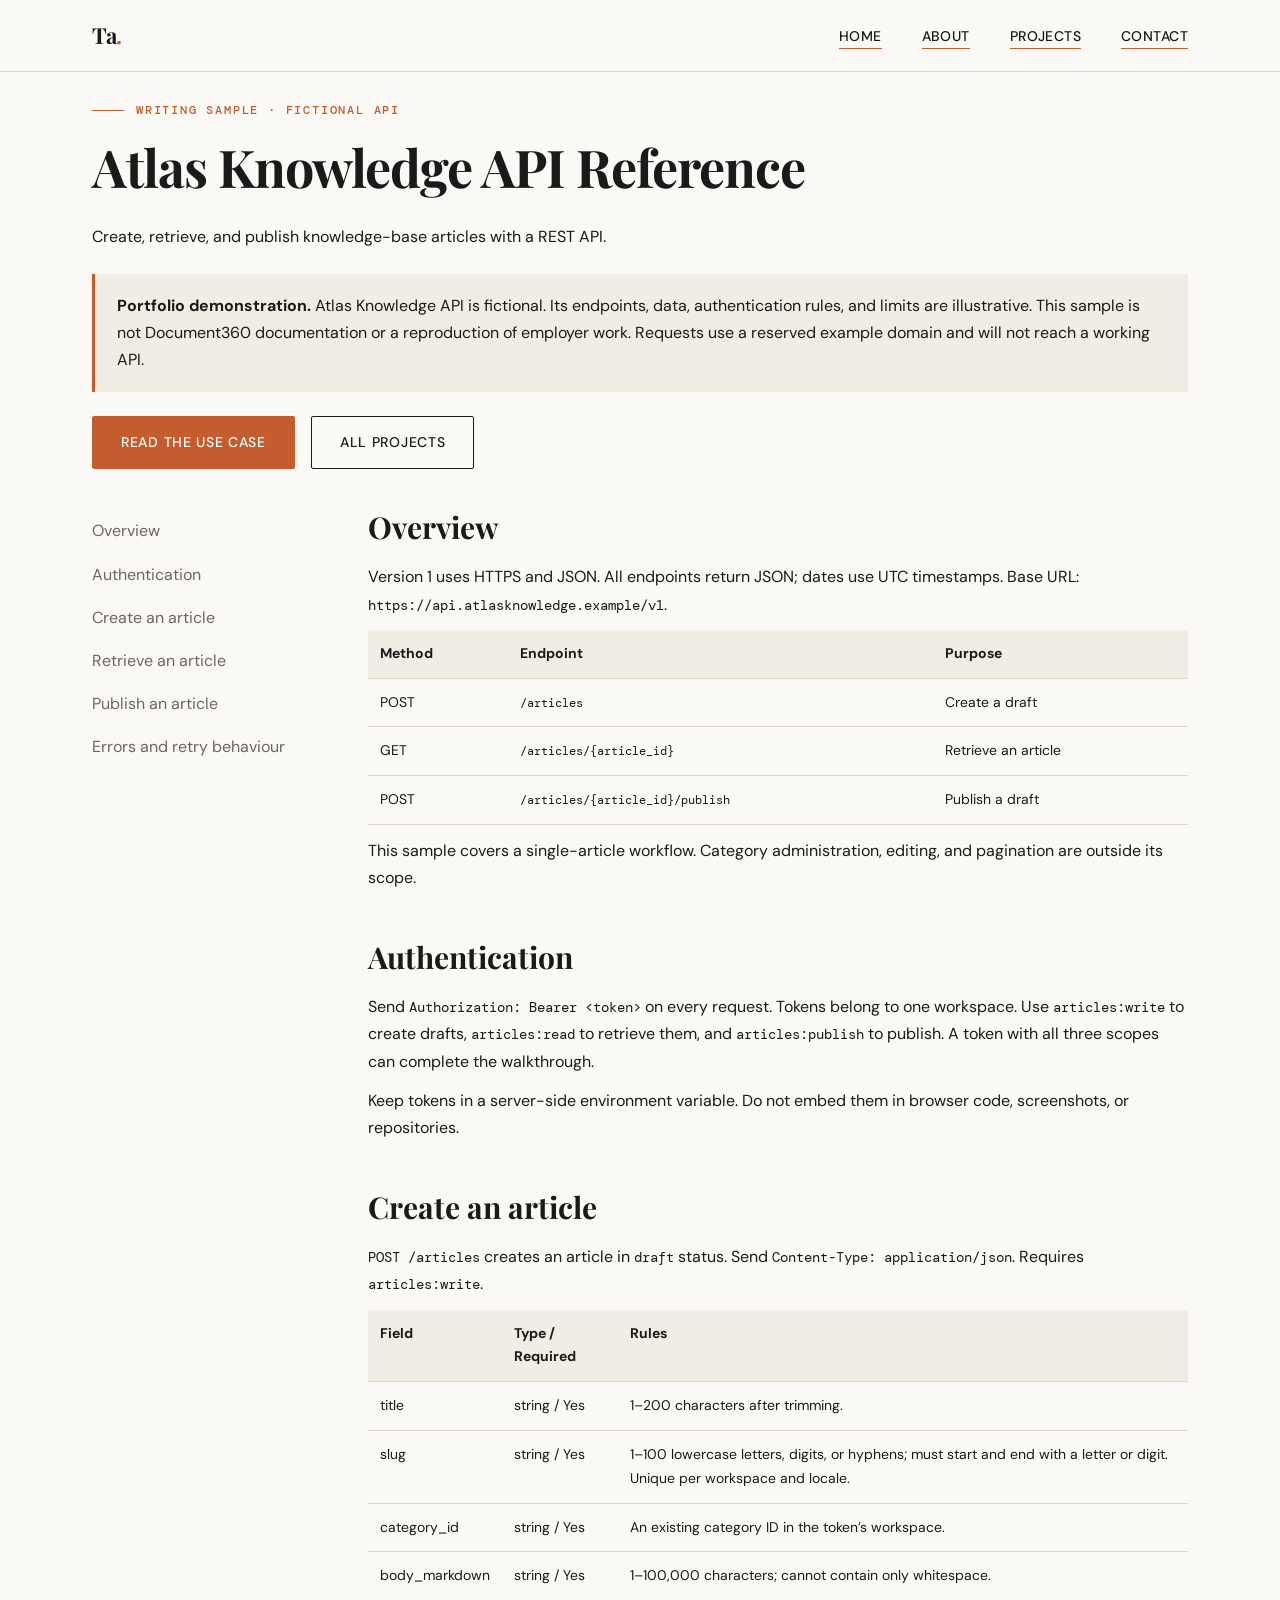
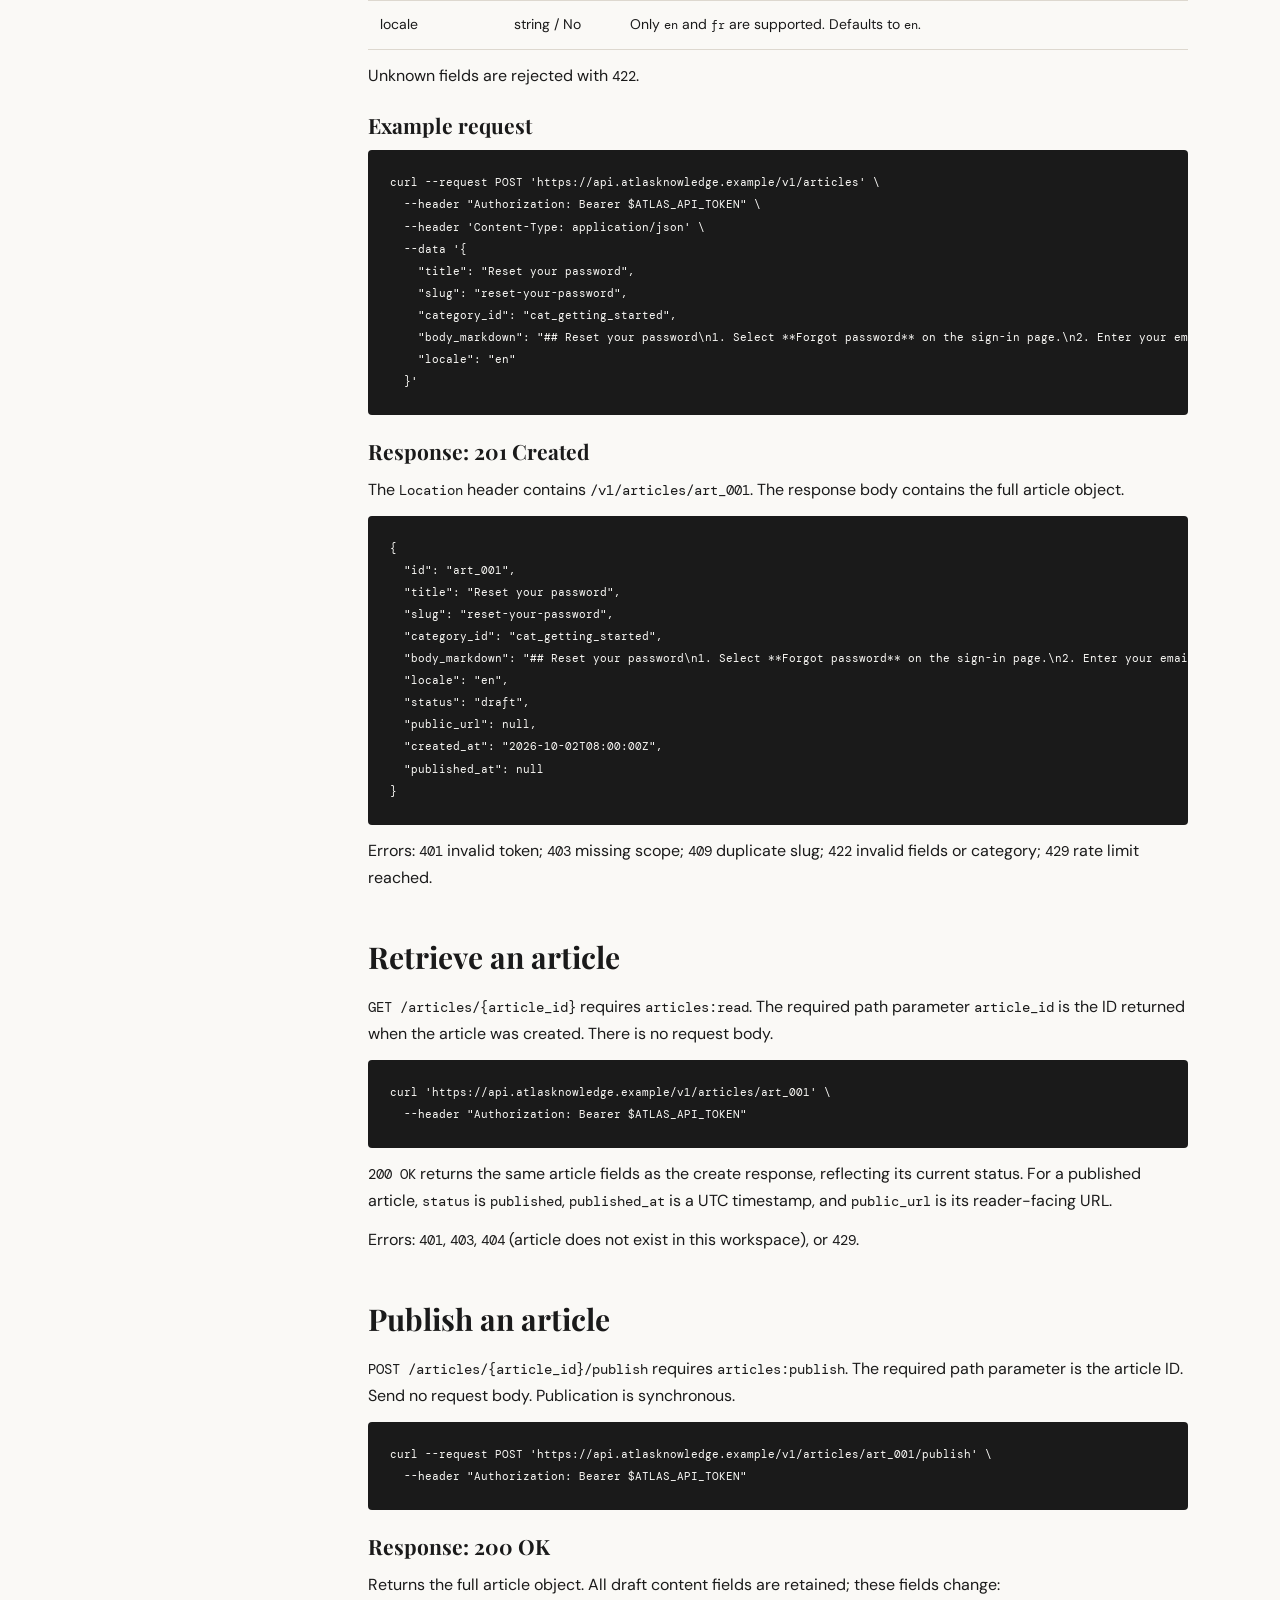
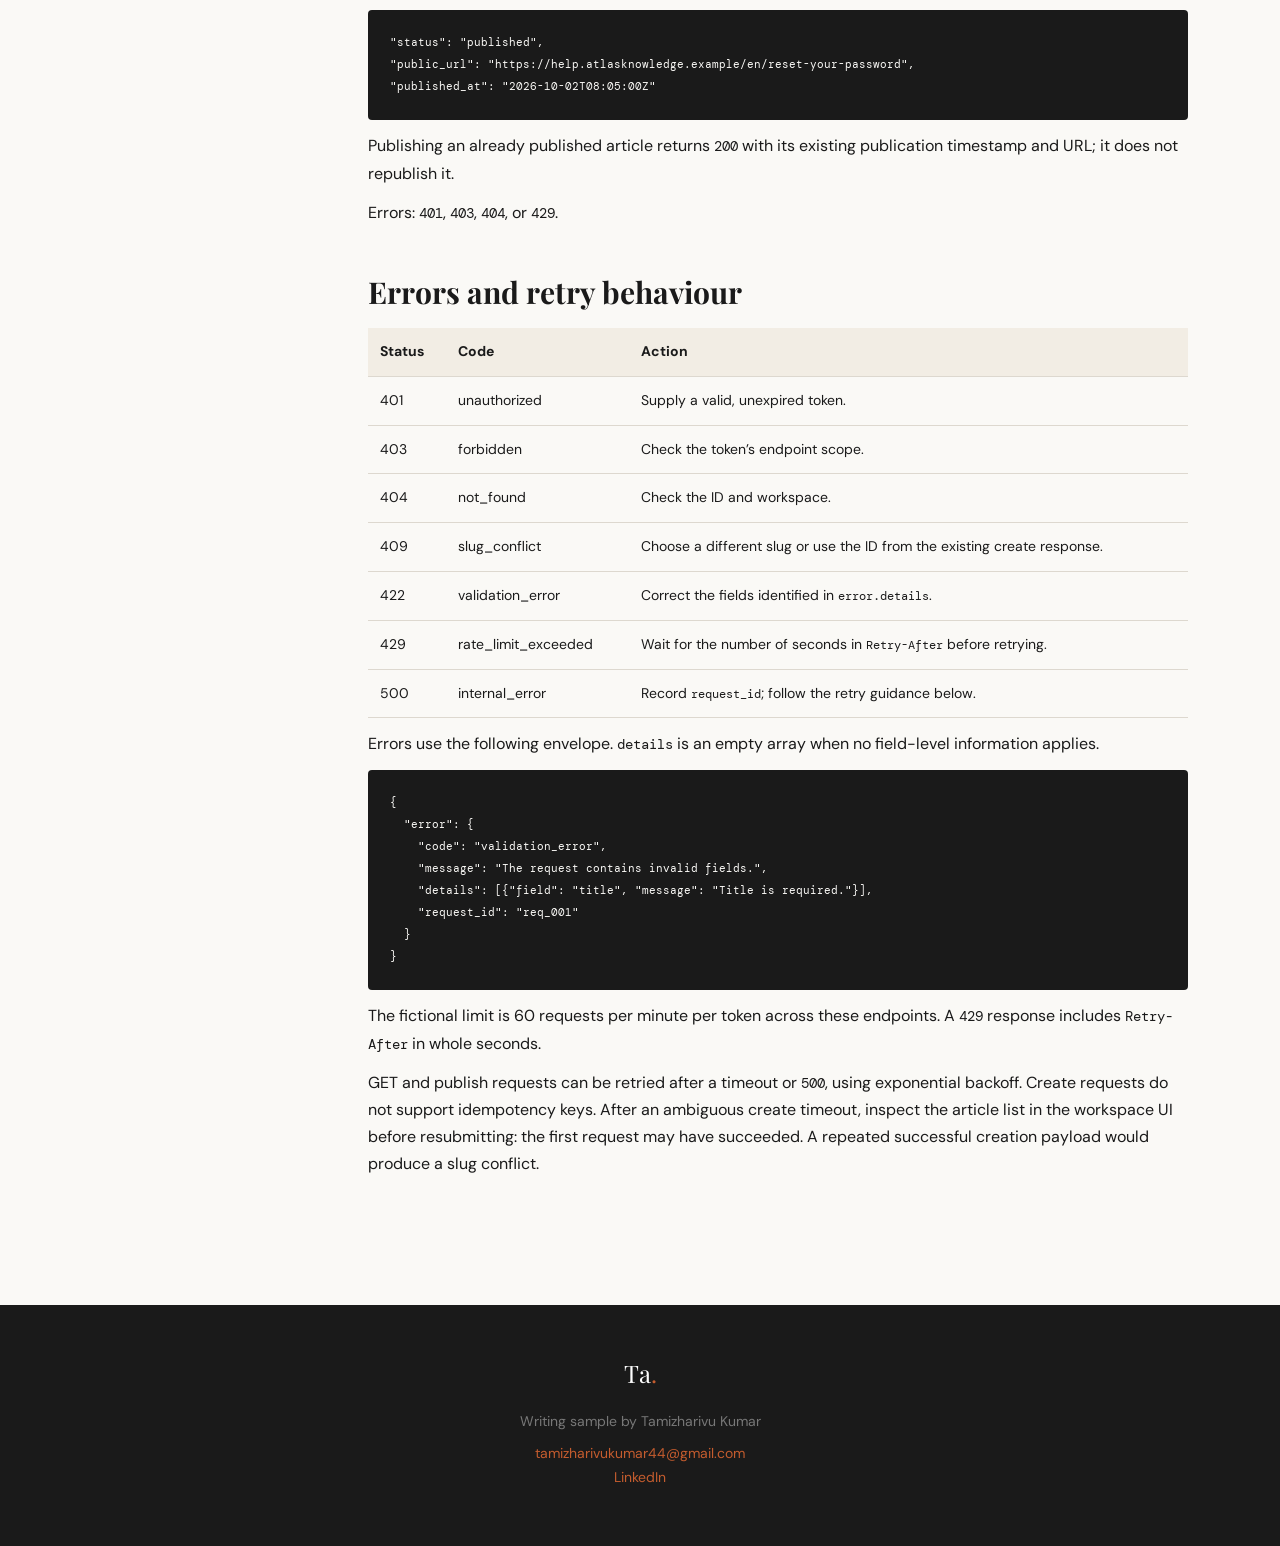
<file: pages/sample-api-reference.html>
<!DOCTYPE html><html lang="en"><head><meta charset="UTF-8"><meta name="viewport" content="width=device-width, initial-scale=1"><title>Atlas Knowledge API Reference — Tamizharivu Kumar</title><meta name="description" content="Create, retrieve, and publish knowledge-base articles with a REST API."><link rel="stylesheet" href="../css/style.css"><style>.sample-hero{padding-bottom:40px}.sample-layout{display:grid;grid-template-columns:220px minmax(0,1fr);gap:56px;padding-bottom:80px}.sample-nav{position:sticky;top:96px;align-self:start}.sample-nav a{display:block;padding:8px 0;color:var(--muted)}.sample-content section{padding:0;margin-bottom:48px;scroll-margin-top:100px}.sample-content h2{font-size:30px;margin-bottom:18px}.sample-content h3{font-size:21px;margin:24px 0 12px}.sample-content p{margin:12px 0}.sample-content ul,.sample-content ol{padding-left:24px;list-style:initial}.sample-content li{margin:8px 0}.notice{border-left:3px solid var(--accent);background:var(--cream);padding:18px 22px;margin:24px 0}.sample-content pre{background:var(--ink);color:var(--paper);padding:22px;overflow:auto;border-radius:4px;font-size:13px;line-height:1.7}.sample-content code{font-family:var(--font-mono);font-size:.88em}.table-wrap{overflow:auto}table{width:100%;border-collapse:collapse;font-size:14px}th,td{text-align:left;vertical-align:top;padding:12px;border-bottom:1px solid var(--border)}th{background:var(--cream)}.sample-links{display:flex;flex-wrap:wrap;gap:16px;margin-top:24px}a:focus-visible{outline:2px solid var(--accent);outline-offset:4px}@media(max-width:760px){.sample-layout{grid-template-columns:1fr;gap:24px}.sample-nav{position:static}.sample-nav a{display:inline-block;margin-right:16px}.sample-content h2{font-size:26px}}</style></head><body>  <nav>
    <div class="nav-inner">
      <a class="nav-logo" href="../index.html">Ta<span>.</span></a>
      <ul class="nav-links">
        <li><a href="../index.html">Home</a></li>
        <li><a href="about.html">About</a></li>
        <li><a href="projects.html">Projects</a></li>
        <li><a href="contact.html">Contact</a></li>
      </ul>
      <button class="nav-toggle" aria-label="Toggle menu">
        <span></span><span></span><span></span>
      </button>
    </div>
  </nav>

<main><section class="sample-hero"><div class="container"><p class="section-label">Writing sample · Fictional API</p><h1 class="section-title">Atlas Knowledge API Reference</h1><p>Create, retrieve, and publish knowledge-base articles with a REST API.</p><div class="notice"><strong>Portfolio demonstration.</strong> Atlas Knowledge API is fictional. Its endpoints, data, authentication rules, and limits are illustrative. This sample is not Document360 documentation or a reproduction of employer work. Requests use a reserved example domain and will not reach a working API.</div><div class="sample-links"><a class="btn btn-primary" href="sample-api-use-case.html">Read the use case</a><a class="btn btn-outline" href="projects.html">All projects</a></div></div></section><div class="container sample-layout"><aside class="sample-nav" aria-label="On this page"><a href="#overview">Overview</a><a href="#auth">Authentication</a><a href="#create">Create an article</a><a href="#retrieve">Retrieve an article</a><a href="#publish">Publish an article</a><a href="#errors">Errors and retry behaviour</a></aside><article class="sample-content"><section id="overview"><h2>Overview</h2><p>Version 1 uses HTTPS and JSON. All endpoints return JSON; dates use UTC timestamps. Base URL: <code>https://api.atlasknowledge.example/v1</code>.</p><div class="table-wrap"><table><thead><tr><th scope="col">Method</th><th scope="col">Endpoint</th><th scope="col">Purpose</th></tr></thead><tbody><tr><td>POST</td><td><code>/articles</code></td><td>Create a draft</td></tr><tr><td>GET</td><td><code>/articles/{article_id}</code></td><td>Retrieve an article</td></tr><tr><td>POST</td><td><code>/articles/{article_id}/publish</code></td><td>Publish a draft</td></tr></tbody></table></div><p>This sample covers a single-article workflow. Category administration, editing, and pagination are outside its scope.</p></section><section id="auth"><h2>Authentication</h2><p>Send <code>Authorization: Bearer &lt;token&gt;</code> on every request. Tokens belong to one workspace. Use <code>articles:write</code> to create drafts, <code>articles:read</code> to retrieve them, and <code>articles:publish</code> to publish. A token with all three scopes can complete the walkthrough.</p><p>Keep tokens in a server-side environment variable. Do not embed them in browser code, screenshots, or repositories.</p></section><section id="create"><h2>Create an article</h2><p><code>POST /articles</code> creates an article in <code>draft</code> status. Send <code>Content-Type: application/json</code>. Requires <code>articles:write</code>.</p><div class="table-wrap"><table><thead><tr><th scope="col">Field</th><th scope="col">Type / Required</th><th scope="col">Rules</th></tr></thead><tbody><tr><td>title</td><td>string / Yes</td><td>1–200 characters after trimming.</td></tr><tr><td>slug</td><td>string / Yes</td><td>1–100 lowercase letters, digits, or hyphens; must start and end with a letter or digit. Unique per workspace and locale.</td></tr><tr><td>category_id</td><td>string / Yes</td><td>An existing category ID in the token’s workspace.</td></tr><tr><td>body_markdown</td><td>string / Yes</td><td>1–100,000 characters; cannot contain only whitespace.</td></tr><tr><td>locale</td><td>string / No</td><td>Only <code>en</code> and <code>fr</code> are supported. Defaults to <code>en</code>.</td></tr></tbody></table></div><p>Unknown fields are rejected with <code>422</code>.</p><h3>Example request</h3><pre><code>curl --request POST &#x27;https://api.atlasknowledge.example/v1/articles&#x27; \
  --header &quot;Authorization: Bearer $ATLAS_API_TOKEN&quot; \
  --header &#x27;Content-Type: application/json&#x27; \
  --data &#x27;{
    &quot;title&quot;: &quot;Reset your password&quot;,
    &quot;slug&quot;: &quot;reset-your-password&quot;,
    &quot;category_id&quot;: &quot;cat_getting_started&quot;,
    &quot;body_markdown&quot;: &quot;## Reset your password\n1. Select **Forgot password** on the sign-in page.\n2. Enter your email address.\n3. Open the reset link sent to your inbox.&quot;,
    &quot;locale&quot;: &quot;en&quot;
  }&#x27;</code></pre><h3>Response: 201 Created</h3><p>The <code>Location</code> header contains <code>/v1/articles/art_001</code>. The response body contains the full article object.</p><pre><code>{
  &quot;id&quot;: &quot;art_001&quot;,
  &quot;title&quot;: &quot;Reset your password&quot;,
  &quot;slug&quot;: &quot;reset-your-password&quot;,
  &quot;category_id&quot;: &quot;cat_getting_started&quot;,
  &quot;body_markdown&quot;: &quot;## Reset your password\n1. Select **Forgot password** on the sign-in page.\n2. Enter your email address.\n3. Open the reset link sent to your inbox.&quot;,
  &quot;locale&quot;: &quot;en&quot;,
  &quot;status&quot;: &quot;draft&quot;,
  &quot;public_url&quot;: null,
  &quot;created_at&quot;: &quot;2026-10-02T08:00:00Z&quot;,
  &quot;published_at&quot;: null
}</code></pre><p>Errors: <code>401</code> invalid token; <code>403</code> missing scope; <code>409</code> duplicate slug; <code>422</code> invalid fields or category; <code>429</code> rate limit reached.</p></section><section id="retrieve"><h2>Retrieve an article</h2><p><code>GET /articles/{article_id}</code> requires <code>articles:read</code>. The required path parameter <code>article_id</code> is the ID returned when the article was created. There is no request body.</p><pre><code>curl &#x27;https://api.atlasknowledge.example/v1/articles/art_001&#x27; \
  --header &quot;Authorization: Bearer $ATLAS_API_TOKEN&quot;</code></pre><p><code>200 OK</code> returns the same article fields as the create response, reflecting its current status. For a published article, <code>status</code> is <code>published</code>, <code>published_at</code> is a UTC timestamp, and <code>public_url</code> is its reader-facing URL.</p><p>Errors: <code>401</code>, <code>403</code>, <code>404</code> (article does not exist in this workspace), or <code>429</code>.</p></section><section id="publish"><h2>Publish an article</h2><p><code>POST /articles/{article_id}/publish</code> requires <code>articles:publish</code>. The required path parameter is the article ID. Send no request body. Publication is synchronous.</p><pre><code>curl --request POST &#x27;https://api.atlasknowledge.example/v1/articles/art_001/publish&#x27; \
  --header &quot;Authorization: Bearer $ATLAS_API_TOKEN&quot;</code></pre><h3>Response: 200 OK</h3><p>Returns the full article object. All draft content fields are retained; these fields change:</p><pre><code>&quot;status&quot;: &quot;published&quot;,
&quot;public_url&quot;: &quot;https://help.atlasknowledge.example/en/reset-your-password&quot;,
&quot;published_at&quot;: &quot;2026-10-02T08:05:00Z&quot;</code></pre><p>Publishing an already published article returns <code>200</code> with its existing publication timestamp and URL; it does not republish it.</p><p>Errors: <code>401</code>, <code>403</code>, <code>404</code>, or <code>429</code>.</p></section><section id="errors"><h2>Errors and retry behaviour</h2><div class="table-wrap"><table><thead><tr><th scope="col">Status</th><th scope="col">Code</th><th scope="col">Action</th></tr></thead><tbody><tr><td>401</td><td>unauthorized</td><td>Supply a valid, unexpired token.</td></tr><tr><td>403</td><td>forbidden</td><td>Check the token’s endpoint scope.</td></tr><tr><td>404</td><td>not_found</td><td>Check the ID and workspace.</td></tr><tr><td>409</td><td>slug_conflict</td><td>Choose a different slug or use the ID from the existing create response.</td></tr><tr><td>422</td><td>validation_error</td><td>Correct the fields identified in <code>error.details</code>.</td></tr><tr><td>429</td><td>rate_limit_exceeded</td><td>Wait for the number of seconds in <code>Retry-After</code> before retrying.</td></tr><tr><td>500</td><td>internal_error</td><td>Record <code>request_id</code>; follow the retry guidance below.</td></tr></tbody></table></div><p>Errors use the following envelope. <code>details</code> is an empty array when no field-level information applies.</p><pre><code>{
  &quot;error&quot;: {
    &quot;code&quot;: &quot;validation_error&quot;,
    &quot;message&quot;: &quot;The request contains invalid fields.&quot;,
    &quot;details&quot;: [{&quot;field&quot;: &quot;title&quot;, &quot;message&quot;: &quot;Title is required.&quot;}],
    &quot;request_id&quot;: &quot;req_001&quot;
  }
}</code></pre><p>The fictional limit is 60 requests per minute per token across these endpoints. A <code>429</code> response includes <code>Retry-After</code> in whole seconds.</p><p>GET and publish requests can be retried after a timeout or <code>500</code>, using exponential backoff. Create requests do not support idempotency keys. After an ambiguous create timeout, inspect the article list in the workspace UI before resubmitting: the first request may have succeeded. A repeated successful creation payload would produce a slug conflict.</p></section></article></div></main><footer><div class="container"><div class="footer-logo">Ta<span>.</span></div><p>Writing sample by Tamizharivu Kumar</p><a href="mailto:tamizharivukumar44@gmail.com">tamizharivukumar44@gmail.com</a><p><a href="https://www.linkedin.com/in/tamizharivu-kumar/" target="_blank" rel="noopener">LinkedIn</a></p></div></footer><script src="../js/main.js"></script></body></html>
</file>
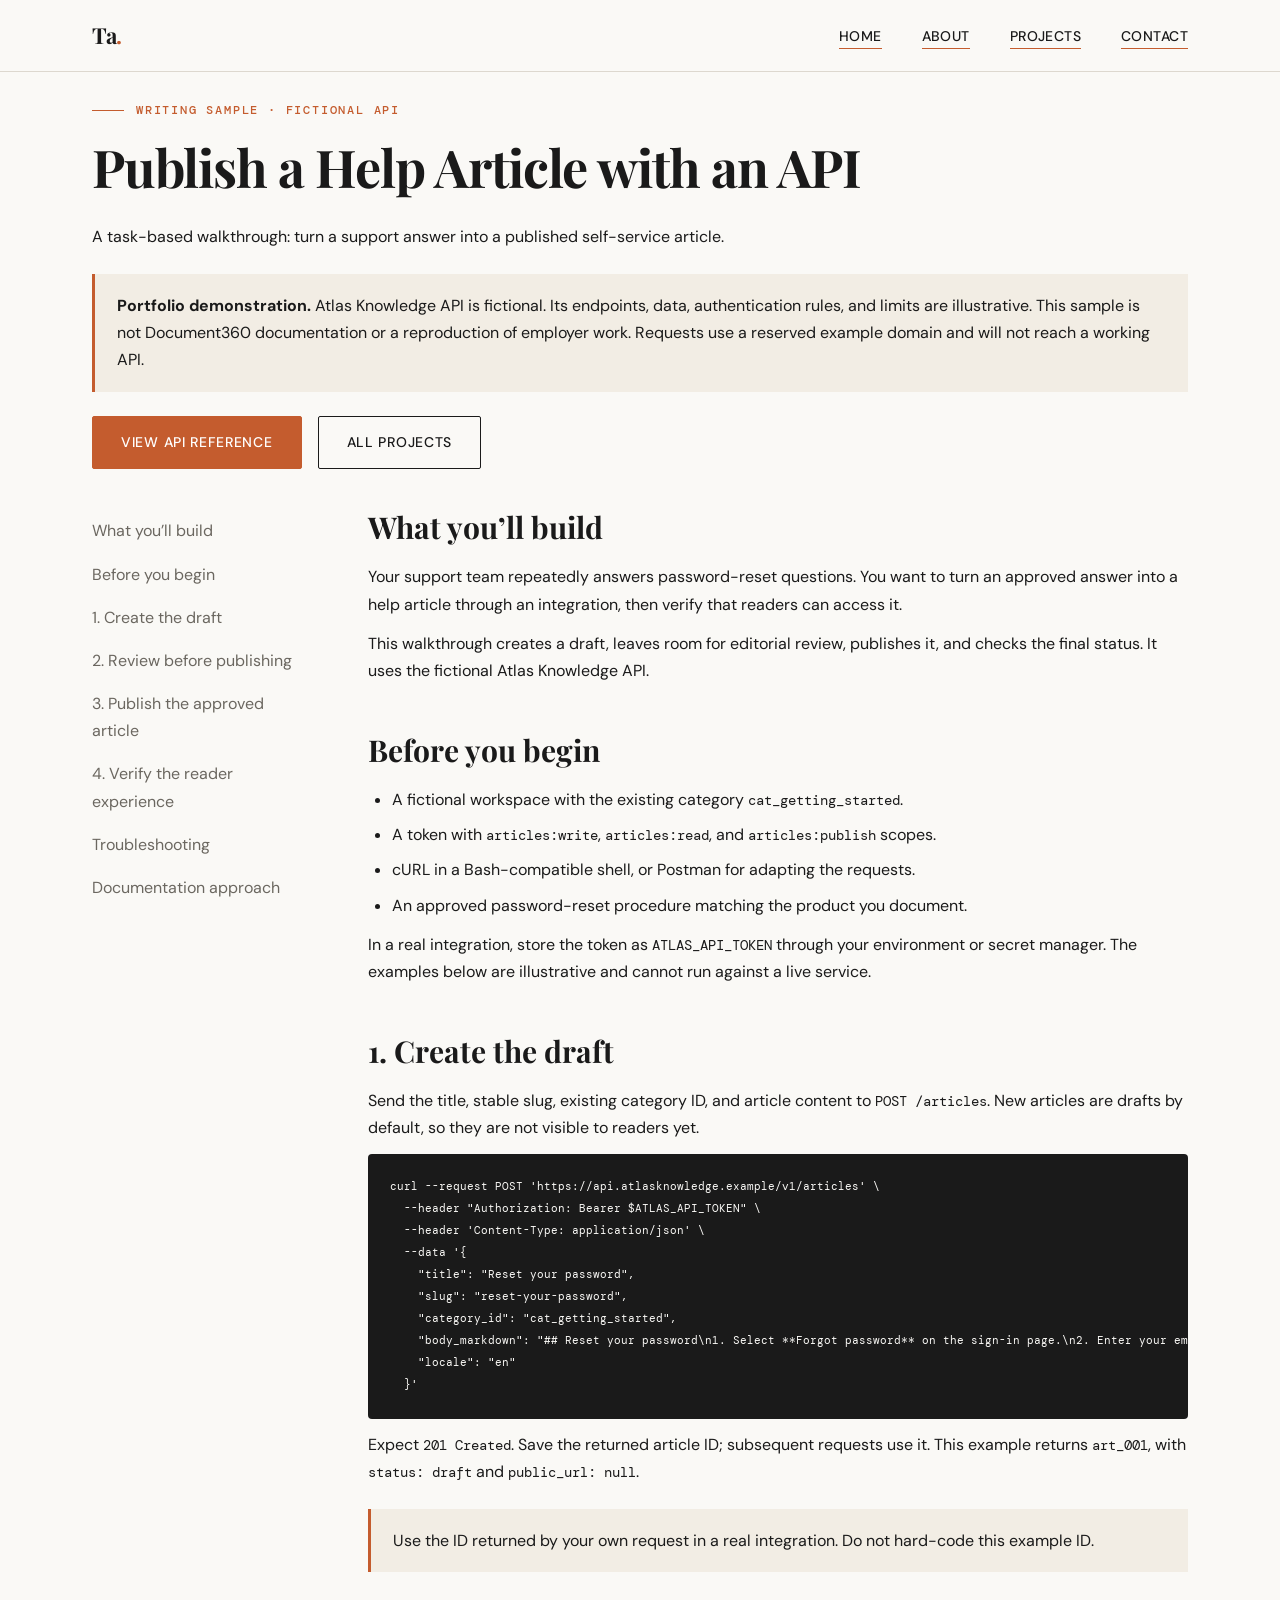
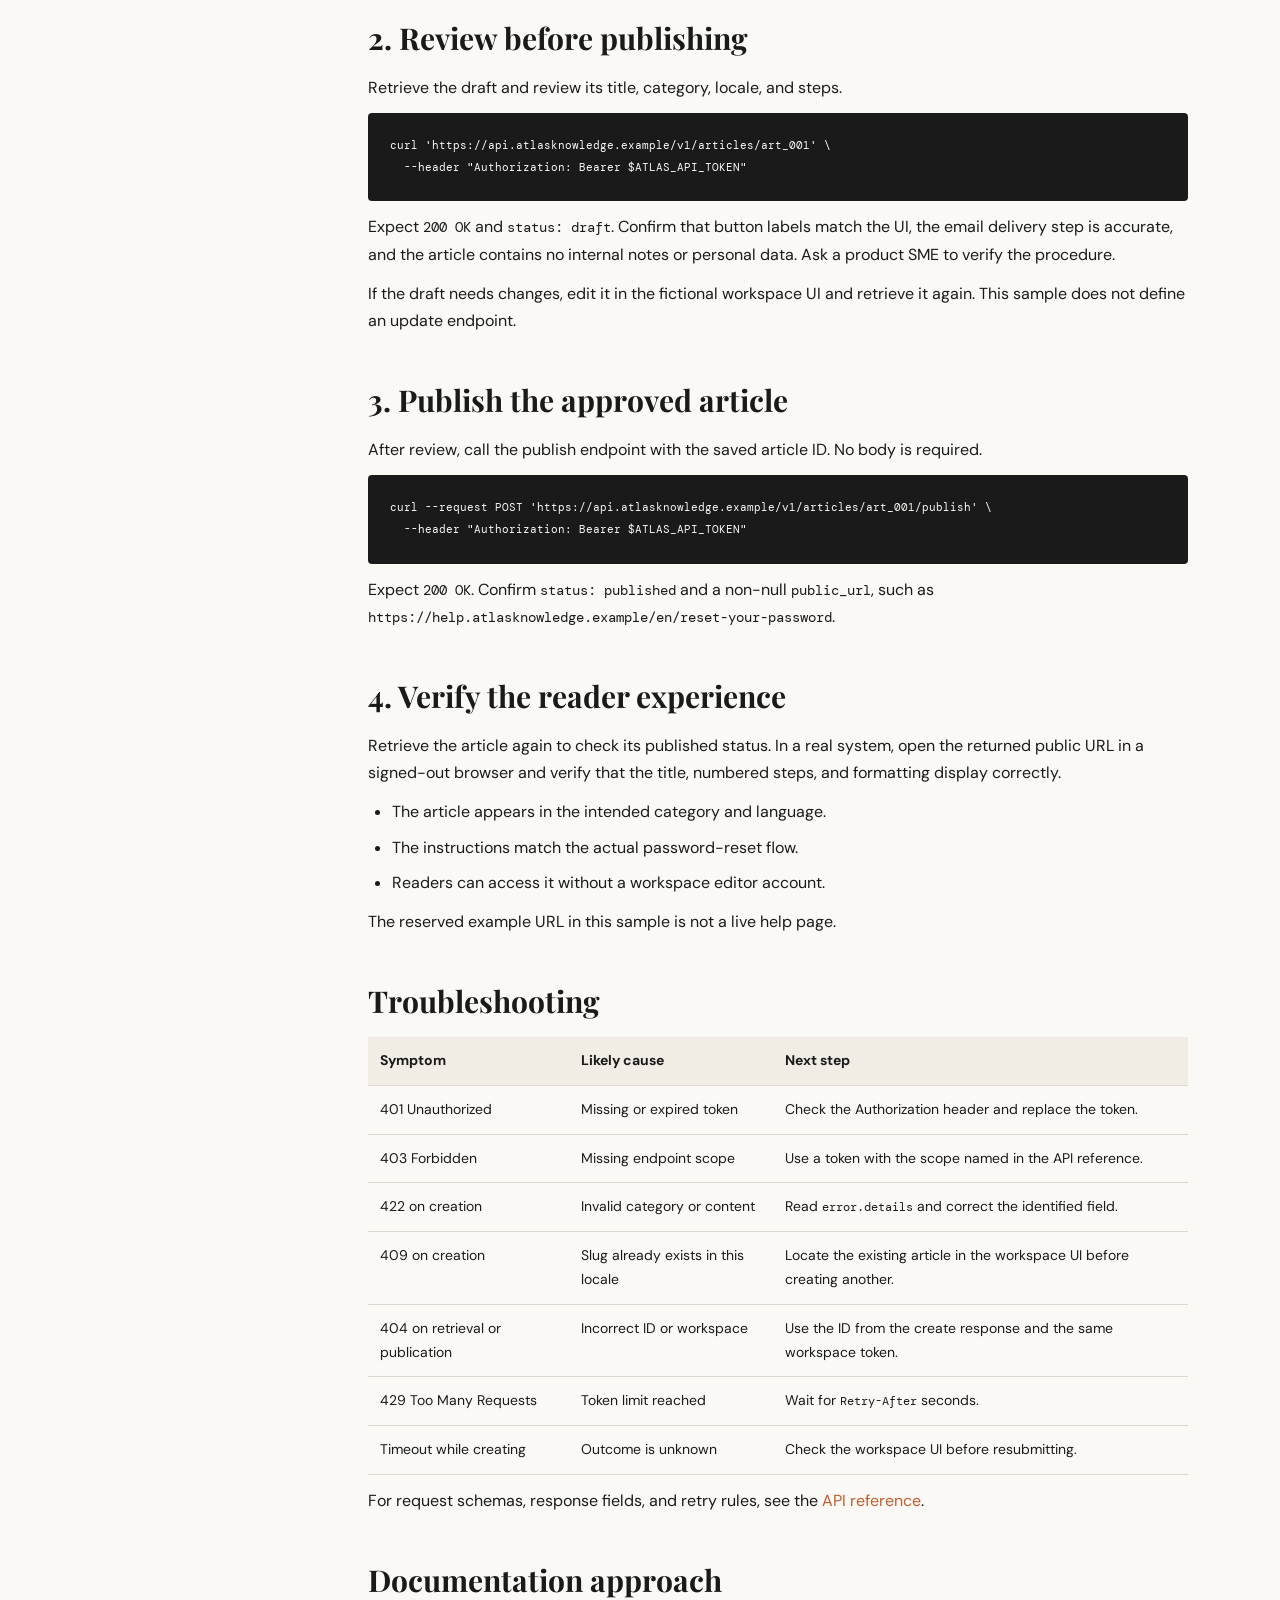
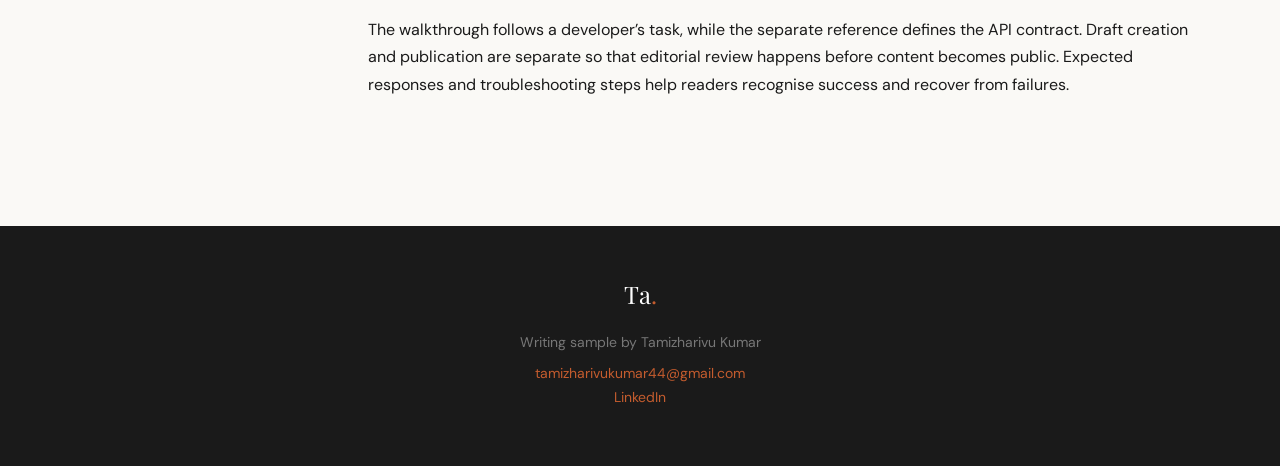
<file: pages/sample-api-use-case.html>
<!DOCTYPE html><html lang="en"><head><meta charset="UTF-8"><meta name="viewport" content="width=device-width, initial-scale=1"><title>Publish a Help Article with an API — Tamizharivu Kumar</title><meta name="description" content="A task-based walkthrough: turn a support answer into a published self-service article."><link rel="stylesheet" href="../css/style.css"><style>.sample-hero{padding-bottom:40px}.sample-layout{display:grid;grid-template-columns:220px minmax(0,1fr);gap:56px;padding-bottom:80px}.sample-nav{position:sticky;top:96px;align-self:start}.sample-nav a{display:block;padding:8px 0;color:var(--muted)}.sample-content section{padding:0;margin-bottom:48px;scroll-margin-top:100px}.sample-content h2{font-size:30px;margin-bottom:18px}.sample-content h3{font-size:21px;margin:24px 0 12px}.sample-content p{margin:12px 0}.sample-content ul,.sample-content ol{padding-left:24px;list-style:initial}.sample-content li{margin:8px 0}.notice{border-left:3px solid var(--accent);background:var(--cream);padding:18px 22px;margin:24px 0}.sample-content pre{background:var(--ink);color:var(--paper);padding:22px;overflow:auto;border-radius:4px;font-size:13px;line-height:1.7}.sample-content code{font-family:var(--font-mono);font-size:.88em}.table-wrap{overflow:auto}table{width:100%;border-collapse:collapse;font-size:14px}th,td{text-align:left;vertical-align:top;padding:12px;border-bottom:1px solid var(--border)}th{background:var(--cream)}.sample-links{display:flex;flex-wrap:wrap;gap:16px;margin-top:24px}a:focus-visible{outline:2px solid var(--accent);outline-offset:4px}@media(max-width:760px){.sample-layout{grid-template-columns:1fr;gap:24px}.sample-nav{position:static}.sample-nav a{display:inline-block;margin-right:16px}.sample-content h2{font-size:26px}}</style></head><body>  <nav>
    <div class="nav-inner">
      <a class="nav-logo" href="../index.html">Ta<span>.</span></a>
      <ul class="nav-links">
        <li><a href="../index.html">Home</a></li>
        <li><a href="about.html">About</a></li>
        <li><a href="projects.html">Projects</a></li>
        <li><a href="contact.html">Contact</a></li>
      </ul>
      <button class="nav-toggle" aria-label="Toggle menu">
        <span></span><span></span><span></span>
      </button>
    </div>
  </nav>

<main><section class="sample-hero"><div class="container"><p class="section-label">Writing sample · Fictional API</p><h1 class="section-title">Publish a Help Article with an API</h1><p>A task-based walkthrough: turn a support answer into a published self-service article.</p><div class="notice"><strong>Portfolio demonstration.</strong> Atlas Knowledge API is fictional. Its endpoints, data, authentication rules, and limits are illustrative. This sample is not Document360 documentation or a reproduction of employer work. Requests use a reserved example domain and will not reach a working API.</div><div class="sample-links"><a class="btn btn-primary" href="sample-api-reference.html">View API reference</a><a class="btn btn-outline" href="projects.html">All projects</a></div></div></section><div class="container sample-layout"><aside class="sample-nav" aria-label="On this page"><a href="#goal">What you’ll build</a><a href="#before">Before you begin</a><a href="#draft">1. Create the draft</a><a href="#review">2. Review before publishing</a><a href="#publish">3. Publish the approved article</a><a href="#verify">4. Verify the reader experience</a><a href="#troubleshoot">Troubleshooting</a><a href="#approach">Documentation approach</a></aside><article class="sample-content"><section id="goal"><h2>What you’ll build</h2><p>Your support team repeatedly answers password-reset questions. You want to turn an approved answer into a help article through an integration, then verify that readers can access it.</p><p>This walkthrough creates a draft, leaves room for editorial review, publishes it, and checks the final status. It uses the fictional Atlas Knowledge API.</p></section><section id="before"><h2>Before you begin</h2><ul><li>A fictional workspace with the existing category <code>cat_getting_started</code>.</li><li>A token with <code>articles:write</code>, <code>articles:read</code>, and <code>articles:publish</code> scopes.</li><li>cURL in a Bash-compatible shell, or Postman for adapting the requests.</li><li>An approved password-reset procedure matching the product you document.</li></ul><p>In a real integration, store the token as <code>ATLAS_API_TOKEN</code> through your environment or secret manager. The examples below are illustrative and cannot run against a live service.</p></section><section id="draft"><h2>1. Create the draft</h2><p>Send the title, stable slug, existing category ID, and article content to <code>POST /articles</code>. New articles are drafts by default, so they are not visible to readers yet.</p><pre><code>curl --request POST &#x27;https://api.atlasknowledge.example/v1/articles&#x27; \
  --header &quot;Authorization: Bearer $ATLAS_API_TOKEN&quot; \
  --header &#x27;Content-Type: application/json&#x27; \
  --data &#x27;{
    &quot;title&quot;: &quot;Reset your password&quot;,
    &quot;slug&quot;: &quot;reset-your-password&quot;,
    &quot;category_id&quot;: &quot;cat_getting_started&quot;,
    &quot;body_markdown&quot;: &quot;## Reset your password\n1. Select **Forgot password** on the sign-in page.\n2. Enter your email address.\n3. Open the reset link sent to your inbox.&quot;,
    &quot;locale&quot;: &quot;en&quot;
  }&#x27;</code></pre><p>Expect <code>201 Created</code>. Save the returned article ID; subsequent requests use it. This example returns <code>art_001</code>, with <code>status: draft</code> and <code>public_url: null</code>.</p><div class="notice">Use the ID returned by your own request in a real integration. Do not hard-code this example ID.</div></section><section id="review"><h2>2. Review before publishing</h2><p>Retrieve the draft and review its title, category, locale, and steps.</p><pre><code>curl &#x27;https://api.atlasknowledge.example/v1/articles/art_001&#x27; \
  --header &quot;Authorization: Bearer $ATLAS_API_TOKEN&quot;</code></pre><p>Expect <code>200 OK</code> and <code>status: draft</code>. Confirm that button labels match the UI, the email delivery step is accurate, and the article contains no internal notes or personal data. Ask a product SME to verify the procedure.</p><p>If the draft needs changes, edit it in the fictional workspace UI and retrieve it again. This sample does not define an update endpoint.</p></section><section id="publish"><h2>3. Publish the approved article</h2><p>After review, call the publish endpoint with the saved article ID. No body is required.</p><pre><code>curl --request POST &#x27;https://api.atlasknowledge.example/v1/articles/art_001/publish&#x27; \
  --header &quot;Authorization: Bearer $ATLAS_API_TOKEN&quot;</code></pre><p>Expect <code>200 OK</code>. Confirm <code>status: published</code> and a non-null <code>public_url</code>, such as <code>https://help.atlasknowledge.example/en/reset-your-password</code>.</p></section><section id="verify"><h2>4. Verify the reader experience</h2><p>Retrieve the article again to check its published status. In a real system, open the returned public URL in a signed-out browser and verify that the title, numbered steps, and formatting display correctly.</p><ul><li>The article appears in the intended category and language.</li><li>The instructions match the actual password-reset flow.</li><li>Readers can access it without a workspace editor account.</li></ul><p>The reserved example URL in this sample is not a live help page.</p></section><section id="troubleshoot"><h2>Troubleshooting</h2><div class="table-wrap"><table><thead><tr><th scope="col">Symptom</th><th scope="col">Likely cause</th><th scope="col">Next step</th></tr></thead><tbody><tr><td>401 Unauthorized</td><td>Missing or expired token</td><td>Check the Authorization header and replace the token.</td></tr><tr><td>403 Forbidden</td><td>Missing endpoint scope</td><td>Use a token with the scope named in the API reference.</td></tr><tr><td>422 on creation</td><td>Invalid category or content</td><td>Read <code>error.details</code> and correct the identified field.</td></tr><tr><td>409 on creation</td><td>Slug already exists in this locale</td><td>Locate the existing article in the workspace UI before creating another.</td></tr><tr><td>404 on retrieval or publication</td><td>Incorrect ID or workspace</td><td>Use the ID from the create response and the same workspace token.</td></tr><tr><td>429 Too Many Requests</td><td>Token limit reached</td><td>Wait for <code>Retry-After</code> seconds.</td></tr><tr><td>Timeout while creating</td><td>Outcome is unknown</td><td>Check the workspace UI before resubmitting.</td></tr></tbody></table></div><p>For request schemas, response fields, and retry rules, see the <a href="sample-api-reference.html" style="color:var(--accent)">API reference</a>.</p></section><section id="approach"><h2>Documentation approach</h2><p>The walkthrough follows a developer’s task, while the separate reference defines the API contract. Draft creation and publication are separate so that editorial review happens before content becomes public. Expected responses and troubleshooting steps help readers recognise success and recover from failures.</p></section></article></div></main><footer><div class="container"><div class="footer-logo">Ta<span>.</span></div><p>Writing sample by Tamizharivu Kumar</p><a href="mailto:tamizharivukumar44@gmail.com">tamizharivukumar44@gmail.com</a><p><a href="https://www.linkedin.com/in/tamizharivu-kumar/" target="_blank" rel="noopener">LinkedIn</a></p></div></footer><script src="../js/main.js"></script></body></html>
</file>
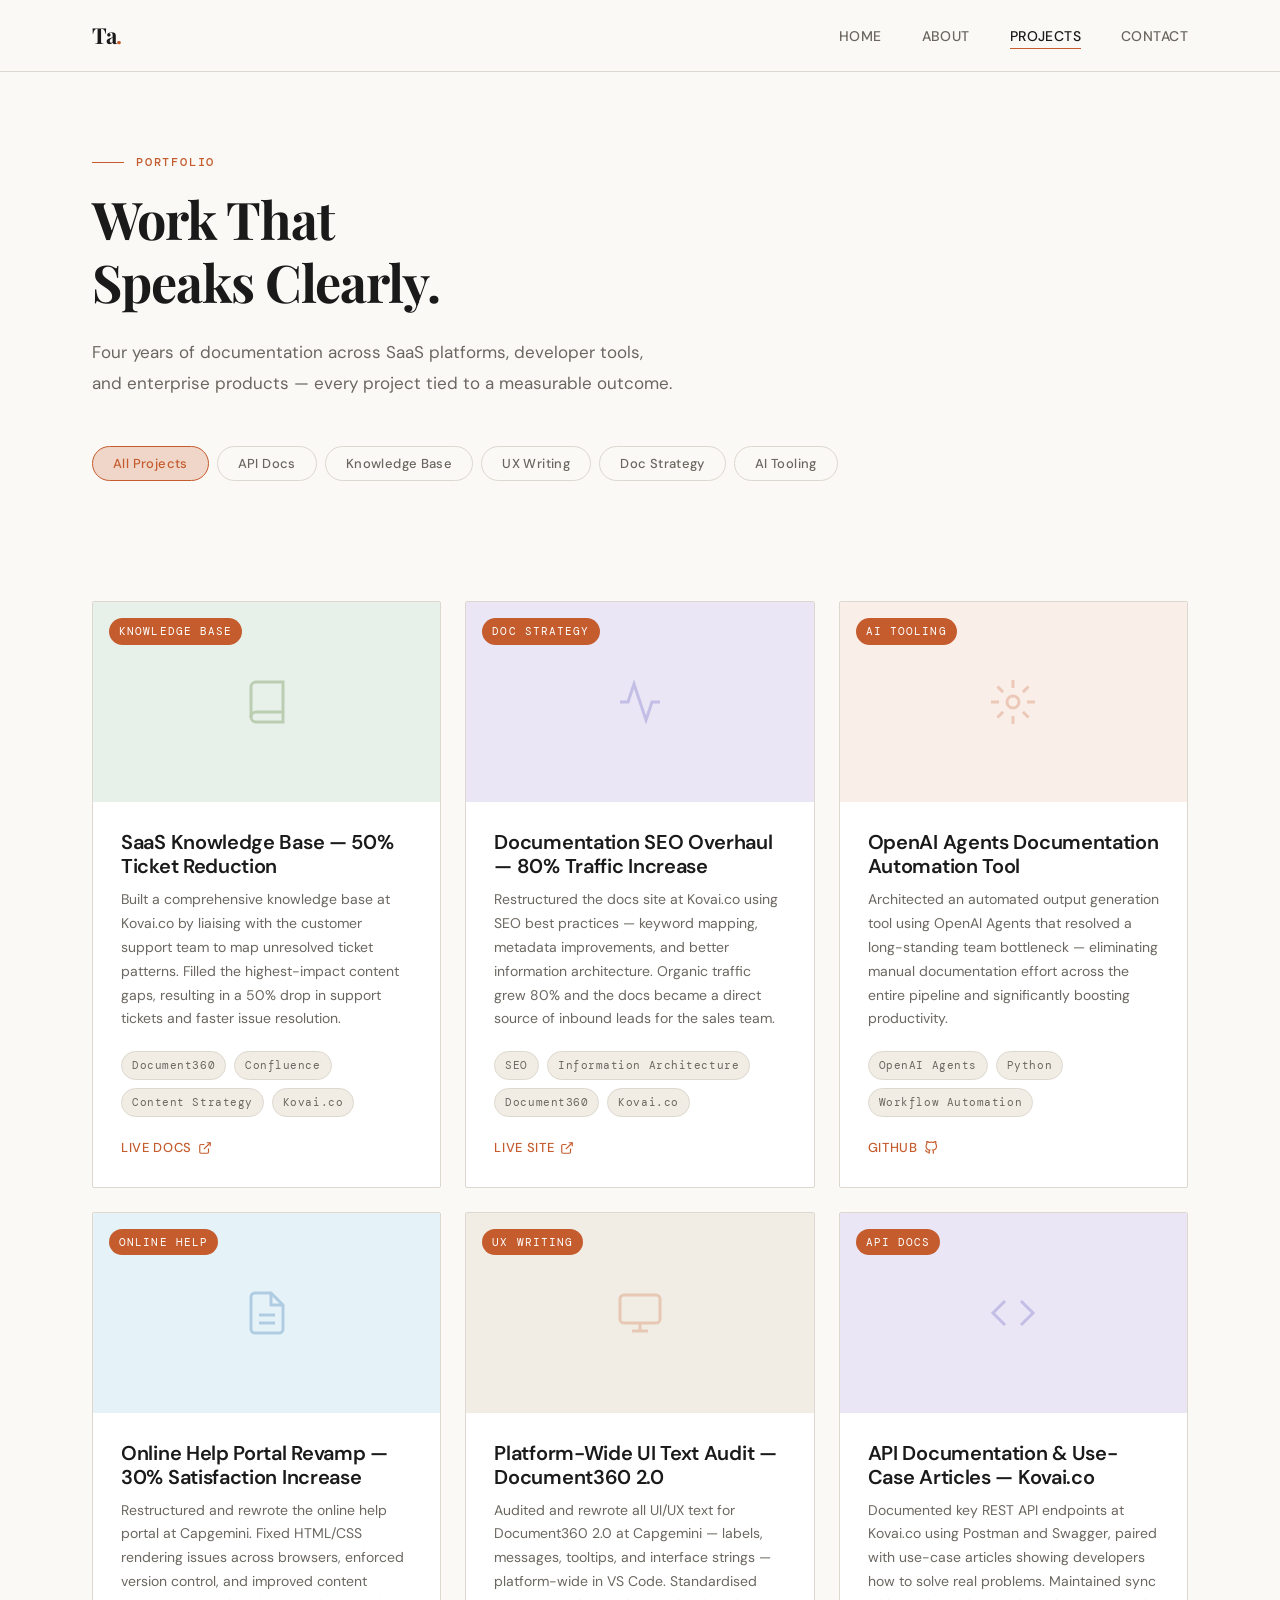
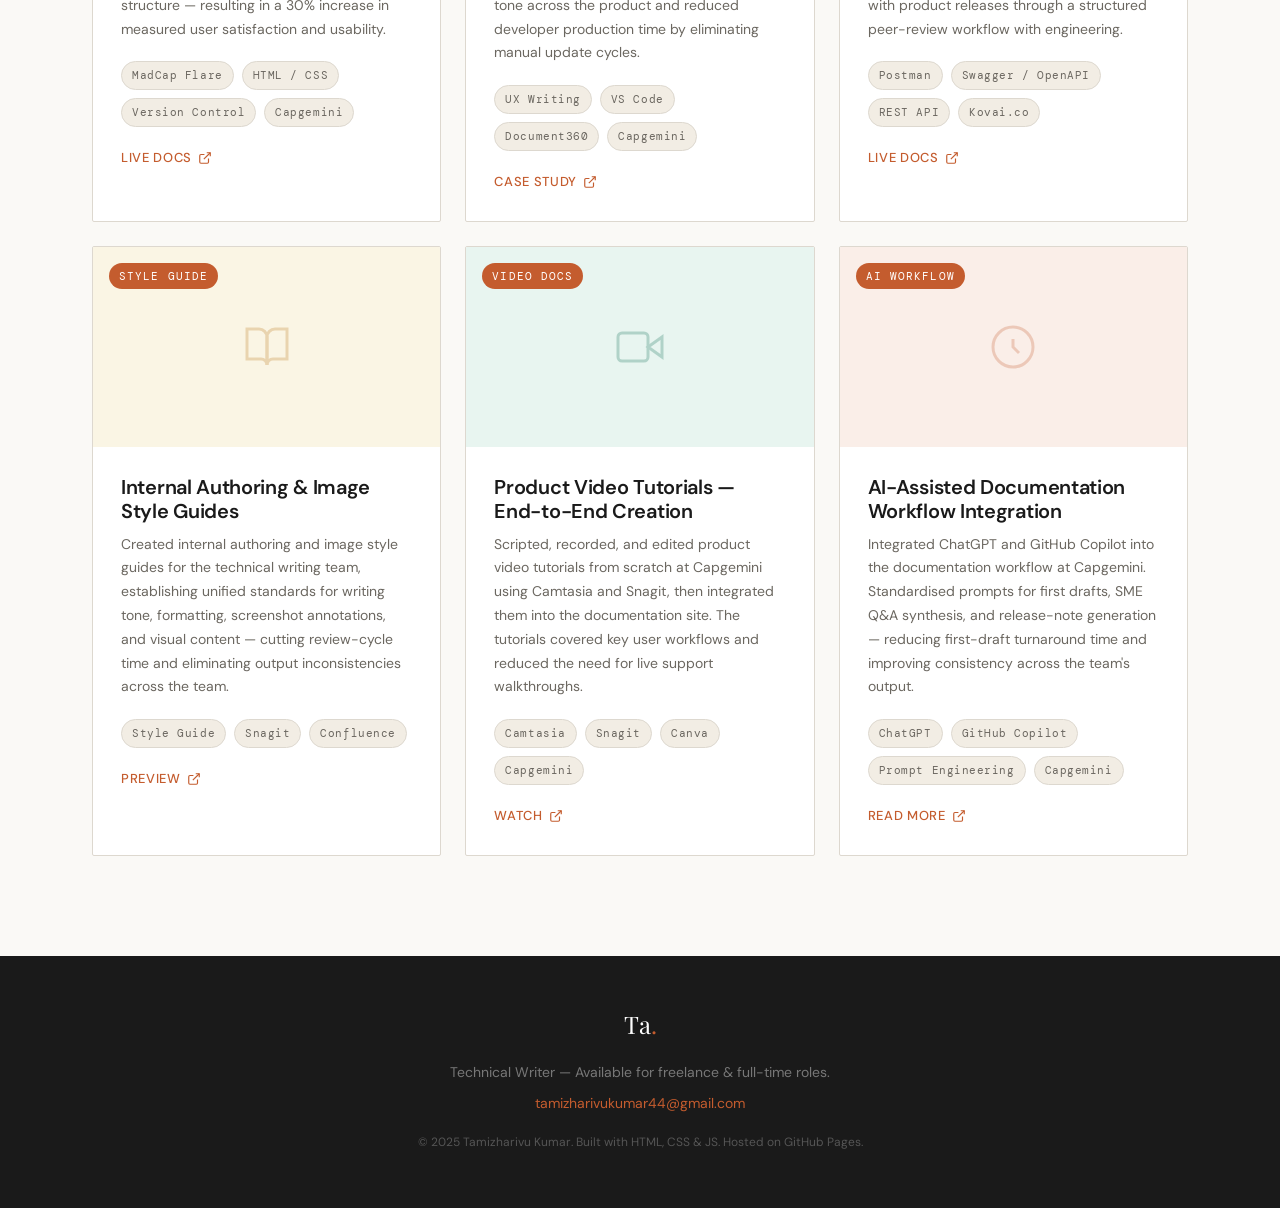
<file: portfolio/pages/projects.html>
<!DOCTYPE html>
<html lang="en">
<head>
  <meta charset="UTF-8" />
  <meta name="viewport" content="width=device-width, initial-scale=1.0" />
  <title>Projects — Tamizharivu K</title>
  <meta name="description" content="Technical writing portfolio by Tamizharivu K — API docs, SaaS knowledge bases, UX writing, AI tooling, and documentation strategy." />
  <link rel="stylesheet" href="../css/style.css" />
</head>
<body>

  <!-- NAV -->
  <nav>
    <div class="nav-inner">
      <a class="nav-logo" href="../index.html">Ta<span>.</span></a>
      <ul class="nav-links">
        <li><a href="../index.html">Home</a></li>
        <li><a href="about.html">About</a></li>
        <li><a href="projects.html">Projects</a></li>
        <li><a href="contact.html">Contact</a></li>
      </ul>
      <button class="nav-toggle" aria-label="Toggle menu">
        <span></span><span></span><span></span>
      </button>
    </div>
  </nav>

  <!-- PROJECTS HERO -->
  <section class="projects-hero">
    <div class="container">
      <p class="section-label fade-up">Portfolio</p>
      <h1 class="section-title fade-up">Work That<br>Speaks Clearly.</h1>
      <p class="fade-up" style="font-size:17px; color:var(--muted); max-width:580px; line-height:1.8; margin-top:8px;">
        Four years of documentation across SaaS platforms, developer tools,
        and enterprise products — every project tied to a measurable outcome.
      </p>

      <!-- Filter Bar -->
      <div class="filter-bar fade-up">
        <button class="filter-btn active" data-filter="all">All Projects</button>
        <button class="filter-btn" data-filter="api">API Docs</button>
        <button class="filter-btn" data-filter="guide">Knowledge Base</button>
        <button class="filter-btn" data-filter="ux">UX Writing</button>
        <button class="filter-btn" data-filter="strategy">Doc Strategy</button>
        <button class="filter-btn" data-filter="ai">AI Tooling</button>
      </div>
    </div>
  </section>

  <!-- PROJECTS GRID -->
  <section style="padding-top:0; padding-bottom:var(--section-py);">
    <div class="container">
      <div class="projects-grid">

        <!-- Project 1 -->
        <div class="project-card fade-up" data-category="guide">
          <div class="project-card-thumb" style="background:#e8f0ea;">
            <span class="thumb-label">Knowledge Base</span>
            <svg class="thumb-icon" viewBox="0 0 24 24" fill="none" stroke="#3b6d11" stroke-width="1.5">
              <path d="M4 19.5A2.5 2.5 0 0 1 6.5 17H20"/><path d="M6.5 2H20v20H6.5A2.5 2.5 0 0 1 4 19.5v-15A2.5 2.5 0 0 1 6.5 2z"/>
            </svg>
          </div>
          <div class="project-card-body">
            <h3>SaaS Knowledge Base — 50% Ticket Reduction</h3>
            <p>Built a comprehensive knowledge base at Kovai.co by liaising with the customer support team to map unresolved ticket patterns. Filled the highest-impact content gaps, resulting in a 50% drop in support tickets and faster issue resolution.</p>
            <div class="project-tags">
              <span class="tag">Document360</span>
              <span class="tag">Confluence</span>
              <span class="tag">Content Strategy</span>
              <span class="tag">Kovai.co</span>
            </div>
            <div class="project-links">
              <a href="#" class="proj-link">Live Docs <svg viewBox="0 0 24 24" fill="none" stroke="currentColor" stroke-width="2" width="14" height="14"><path d="M18 13v6a2 2 0 0 1-2 2H5a2 2 0 0 1-2-2V8a2 2 0 0 1 2-2h6"/><polyline points="15 3 21 3 21 9"/><line x1="10" y1="14" x2="21" y2="3"/></svg></a>
            </div>
          </div>
        </div>

        <!-- Project 2 -->
        <div class="project-card fade-up" data-category="strategy">
          <div class="project-card-thumb" style="background:#eae6f5;">
            <span class="thumb-label">Doc Strategy</span>
            <svg class="thumb-icon" viewBox="0 0 24 24" fill="none" stroke="#534ab7" stroke-width="1.5">
              <polyline points="22 12 18 12 15 21 9 3 6 12 2 12"/>
            </svg>
          </div>
          <div class="project-card-body">
            <h3>Documentation SEO Overhaul — 80% Traffic Increase</h3>
            <p>Restructured the docs site at Kovai.co using SEO best practices — keyword mapping, metadata improvements, and better information architecture. Organic traffic grew 80% and the docs became a direct source of inbound leads for the sales team.</p>
            <div class="project-tags">
              <span class="tag">SEO</span>
              <span class="tag">Information Architecture</span>
              <span class="tag">Document360</span>
              <span class="tag">Kovai.co</span>
            </div>
            <div class="project-links">
              <a href="#" class="proj-link">Live Site <svg viewBox="0 0 24 24" fill="none" stroke="currentColor" stroke-width="2" width="14" height="14"><path d="M18 13v6a2 2 0 0 1-2 2H5a2 2 0 0 1-2-2V8a2 2 0 0 1 2-2h6"/><polyline points="15 3 21 3 21 9"/><line x1="10" y1="14" x2="21" y2="3"/></svg></a>
            </div>
          </div>
        </div>

        <!-- Project 3 -->
        <div class="project-card fade-up" data-category="ai">
          <div class="project-card-thumb" style="background:#faeee8;">
            <span class="thumb-label">AI Tooling</span>
            <svg class="thumb-icon" viewBox="0 0 24 24" fill="none" stroke="#c45c2e" stroke-width="1.5">
              <circle cx="12" cy="12" r="3"/><path d="M12 1v4M12 19v4M4.22 4.22l2.83 2.83M16.95 16.95l2.83 2.83M1 12h4M19 12h4M4.22 19.78l2.83-2.83M16.95 7.05l2.83-2.83"/>
            </svg>
          </div>
          <div class="project-card-body">
            <h3>OpenAI Agents Documentation Automation Tool</h3>
            <p>Architected an automated output generation tool using OpenAI Agents that resolved a long-standing team bottleneck — eliminating manual documentation effort across the entire pipeline and significantly boosting productivity.</p>
            <div class="project-tags">
              <span class="tag">OpenAI Agents</span>
              <span class="tag">Python</span>
              <span class="tag">Workflow Automation</span>
            </div>
            <div class="project-links">
              <a href="#" class="proj-link">GitHub <svg viewBox="0 0 24 24" fill="none" stroke="currentColor" stroke-width="2" width="14" height="14"><path d="M9 19c-5 1.5-5-2.5-7-3m14 6v-3.87a3.37 3.37 0 0 0-.94-2.61c3.14-.35 6.44-1.54 6.44-7A5.44 5.44 0 0 0 20 4.77 5.07 5.07 0 0 0 19.91 1S18.73.65 16 2.48a13.38 13.38 0 0 0-7 0C6.27.65 5.09 1 5.09 1A5.07 5.07 0 0 0 5 4.77a5.44 5.44 0 0 0-1.5 3.78c0 5.42 3.3 6.61 6.44 7A3.37 3.37 0 0 0 9 18.13V22"/></svg></a>
            </div>
          </div>
        </div>

        <!-- Project 4 -->
        <div class="project-card fade-up" data-category="guide">
          <div class="project-card-thumb" style="background:#e5f2f8;">
            <span class="thumb-label">Online Help</span>
            <svg class="thumb-icon" viewBox="0 0 24 24" fill="none" stroke="#185fa5" stroke-width="1.5">
              <path d="M14 2H6a2 2 0 0 0-2 2v16a2 2 0 0 0 2 2h12a2 2 0 0 0 2-2V8z"/>
              <polyline points="14 2 14 8 20 8"/>
              <line x1="16" y1="13" x2="8" y2="13"/>
              <line x1="16" y1="17" x2="8" y2="17"/>
            </svg>
          </div>
          <div class="project-card-body">
            <h3>Online Help Portal Revamp — 30% Satisfaction Increase</h3>
            <p>Restructured and rewrote the online help portal at Capgemini. Fixed HTML/CSS rendering issues across browsers, enforced version control, and improved content structure — resulting in a 30% increase in measured user satisfaction and usability.</p>
            <div class="project-tags">
              <span class="tag">MadCap Flare</span>
              <span class="tag">HTML / CSS</span>
              <span class="tag">Version Control</span>
              <span class="tag">Capgemini</span>
            </div>
            <div class="project-links">
              <a href="#" class="proj-link">Live Docs <svg viewBox="0 0 24 24" fill="none" stroke="currentColor" stroke-width="2" width="14" height="14"><path d="M18 13v6a2 2 0 0 1-2 2H5a2 2 0 0 1-2-2V8a2 2 0 0 1 2-2h6"/><polyline points="15 3 21 3 21 9"/><line x1="10" y1="14" x2="21" y2="3"/></svg></a>
            </div>
          </div>
        </div>

        <!-- Project 5 -->
        <div class="project-card fade-up" data-category="ux">
          <div class="project-card-thumb" style="background:#f2ede4;">
            <span class="thumb-label">UX Writing</span>
            <svg class="thumb-icon" viewBox="0 0 24 24" fill="none" stroke="#c45c2e" stroke-width="1.5">
              <rect x="2" y="3" width="20" height="14" rx="2"/><path d="M8 21h8M12 17v4"/>
            </svg>
          </div>
          <div class="project-card-body">
            <h3>Platform-Wide UI Text Audit — Document360 2.0</h3>
            <p>Audited and rewrote all UI/UX text for Document360 2.0 at Capgemini — labels, messages, tooltips, and interface strings — platform-wide in VS Code. Standardised tone across the product and reduced developer production time by eliminating manual update cycles.</p>
            <div class="project-tags">
              <span class="tag">UX Writing</span>
              <span class="tag">VS Code</span>
              <span class="tag">Document360</span>
              <span class="tag">Capgemini</span>
            </div>
            <div class="project-links">
              <a href="#" class="proj-link">Case Study <svg viewBox="0 0 24 24" fill="none" stroke="currentColor" stroke-width="2" width="14" height="14"><path d="M18 13v6a2 2 0 0 1-2 2H5a2 2 0 0 1-2-2V8a2 2 0 0 1 2-2h6"/><polyline points="15 3 21 3 21 9"/><line x1="10" y1="14" x2="21" y2="3"/></svg></a>
            </div>
          </div>
        </div>

        <!-- Project 6 -->
        <div class="project-card fade-up" data-category="api">
          <div class="project-card-thumb" style="background:#eae6f5;">
            <span class="thumb-label">API Docs</span>
            <svg class="thumb-icon" viewBox="0 0 24 24" fill="none" stroke="#534ab7" stroke-width="1.5">
              <polyline points="16 18 22 12 16 6"/><polyline points="8 6 2 12 8 18"/>
            </svg>
          </div>
          <div class="project-card-body">
            <h3>API Documentation &amp; Use-Case Articles — Kovai.co</h3>
            <p>Documented key REST API endpoints at Kovai.co using Postman and Swagger, paired with use-case articles showing developers how to solve real problems. Maintained sync with product releases through a structured peer-review workflow with engineering.</p>
            <div class="project-tags">
              <span class="tag">Postman</span>
              <span class="tag">Swagger / OpenAPI</span>
              <span class="tag">REST API</span>
              <span class="tag">Kovai.co</span>
            </div>
            <div class="project-links">
              <a href="#" class="proj-link">Live Docs <svg viewBox="0 0 24 24" fill="none" stroke="currentColor" stroke-width="2" width="14" height="14"><path d="M18 13v6a2 2 0 0 1-2 2H5a2 2 0 0 1-2-2V8a2 2 0 0 1 2-2h6"/><polyline points="15 3 21 3 21 9"/><line x1="10" y1="14" x2="21" y2="3"/></svg></a>
            </div>
          </div>
        </div>

        <!-- Project 7 -->
        <div class="project-card fade-up" data-category="strategy">
          <div class="project-card-thumb" style="background:#faf5e4;">
            <span class="thumb-label">Style Guide</span>
            <svg class="thumb-icon" viewBox="0 0 24 24" fill="none" stroke="#ba7517" stroke-width="1.5">
              <path d="M2 3h6a4 4 0 0 1 4 4v14a3 3 0 0 0-3-3H2z"/><path d="M22 3h-6a4 4 0 0 0-4 4v14a3 3 0 0 1 3-3h7z"/>
            </svg>
          </div>
          <div class="project-card-body">
            <h3>Internal Authoring &amp; Image Style Guides</h3>
            <p>Created internal authoring and image style guides for the technical writing team, establishing unified standards for writing tone, formatting, screenshot annotations, and visual content — cutting review-cycle time and eliminating output inconsistencies across the team.</p>
            <div class="project-tags">
              <span class="tag">Style Guide</span>
              <span class="tag">Snagit</span>
              <span class="tag">Confluence</span>
            </div>
            <div class="project-links">
              <a href="#" class="proj-link">Preview <svg viewBox="0 0 24 24" fill="none" stroke="currentColor" stroke-width="2" width="14" height="14"><path d="M18 13v6a2 2 0 0 1-2 2H5a2 2 0 0 1-2-2V8a2 2 0 0 1 2-2h6"/><polyline points="15 3 21 3 21 9"/><line x1="10" y1="14" x2="21" y2="3"/></svg></a>
            </div>
          </div>
        </div>

        <!-- Project 8 -->
        <div class="project-card fade-up" data-category="guide">
          <div class="project-card-thumb" style="background:#e8f5f0;">
            <span class="thumb-label">Video Docs</span>
            <svg class="thumb-icon" viewBox="0 0 24 24" fill="none" stroke="#0f6e56" stroke-width="1.5">
              <polygon points="23 7 16 12 23 17 23 7"/><rect x="1" y="5" width="15" height="14" rx="2" ry="2"/>
            </svg>
          </div>
          <div class="project-card-body">
            <h3>Product Video Tutorials — End-to-End Creation</h3>
            <p>Scripted, recorded, and edited product video tutorials from scratch at Capgemini using Camtasia and Snagit, then integrated them into the documentation site. The tutorials covered key user workflows and reduced the need for live support walkthroughs.</p>
            <div class="project-tags">
              <span class="tag">Camtasia</span>
              <span class="tag">Snagit</span>
              <span class="tag">Canva</span>
              <span class="tag">Capgemini</span>
            </div>
            <div class="project-links">
              <a href="#" class="proj-link">Watch <svg viewBox="0 0 24 24" fill="none" stroke="currentColor" stroke-width="2" width="14" height="14"><path d="M18 13v6a2 2 0 0 1-2 2H5a2 2 0 0 1-2-2V8a2 2 0 0 1 2-2h6"/><polyline points="15 3 21 3 21 9"/><line x1="10" y1="14" x2="21" y2="3"/></svg></a>
            </div>
          </div>
        </div>

        <!-- Project 9 -->
        <div class="project-card fade-up" data-category="ai">
          <div class="project-card-thumb" style="background:#faeee8;">
            <span class="thumb-label">AI Workflow</span>
            <svg class="thumb-icon" viewBox="0 0 24 24" fill="none" stroke="#c45c2e" stroke-width="1.5">
              <path d="M12 2a10 10 0 0 1 10 10c0 5.52-4.48 10-10 10S2 17.52 2 12 6.48 2 12 2z"/>
              <path d="M12 8v4l3 3"/>
            </svg>
          </div>
          <div class="project-card-body">
            <h3>AI-Assisted Documentation Workflow Integration</h3>
            <p>Integrated ChatGPT and GitHub Copilot into the documentation workflow at Capgemini. Standardised prompts for first drafts, SME Q&amp;A synthesis, and release-note generation — reducing first-draft turnaround time and improving consistency across the team's output.</p>
            <div class="project-tags">
              <span class="tag">ChatGPT</span>
              <span class="tag">GitHub Copilot</span>
              <span class="tag">Prompt Engineering</span>
              <span class="tag">Capgemini</span>
            </div>
            <div class="project-links">
              <a href="#" class="proj-link">Read More <svg viewBox="0 0 24 24" fill="none" stroke="currentColor" stroke-width="2" width="14" height="14"><path d="M18 13v6a2 2 0 0 1-2 2H5a2 2 0 0 1-2-2V8a2 2 0 0 1 2-2h6"/><polyline points="15 3 21 3 21 9"/><line x1="10" y1="14" x2="21" y2="3"/></svg></a>
            </div>
          </div>
        </div>

      </div>
    </div>
  </section>

  <!-- FOOTER -->
  <footer>
    <div class="container">
      <div class="footer-logo">Ta<span>.</span></div>
      <p>Technical Writer — Available for freelance &amp; full-time roles.</p>
      <p><a href="mailto:tamizharivukumar44@gmail.com">tamizharivukumar44@gmail.com</a></p>
      <p style="margin-top:16px; font-size:12px; color:#555;">© 2025 Tamizharivu Kumar. Built with HTML, CSS &amp; JS.
        Hosted on GitHub Pages.</p>
    </div>
  </footer>

  <script src="../js/main.js"></script>
</body>
</html>
</file>
<file: css/style.css>
/* =========================================
   TECHNICAL WRITER PORTFOLIO — STYLE SHEET
   ========================================= */

@import url('https://fonts.googleapis.com/css2?family=Playfair+Display:ital,wght@0,400;0,600;0,700;1,400&family=DM+Sans:wght@300;400;500&family=DM+Mono:wght@400;500&display=swap');

/* ---- RESET & BASE ---- */
*, *::before, *::after { box-sizing: border-box; margin: 0; padding: 0; }

:root {
  --ink:       #1a1a1a;
  --paper:     #faf9f6;
  --cream:     #f2ede4;
  --accent:    #c45c2e;
  --accent-lt: #f0d6c8;
  --muted:     #6b6760;
  --border:    #ddd8cf;
  --white:     #ffffff;

  --font-display: 'Playfair Display', Georgia, serif;
  --font-body:    'DM Sans', sans-serif;
  --font-mono:    'DM Mono', monospace;

  --nav-h:    72px;
  --max-w:    1160px;
  --section-py: 100px;
}

html { scroll-behavior: smooth; }

body {
  font-family: var(--font-body);
  background: var(--paper);
  color: var(--ink);
  line-height: 1.7;
  font-size: 16px;
  overflow-x: hidden;
}

/* ---- TYPOGRAPHY ---- */
h1, h2, h3, h4 {
  font-family: var(--font-display);
  line-height: 1.2;
  color: var(--ink);
}

a { color: inherit; text-decoration: none; }
img { display: block; max-width: 100%; }
ul { list-style: none; }

/* ---- LAYOUT ---- */
.container {
  width: 100%;
  max-width: var(--max-w);
  margin: 0 auto;
  padding: 0 32px;
}

section { padding: var(--section-py) 0; }

/* ---- NAV ---- */
nav {
  position: fixed;
  top: 0; left: 0; right: 0;
  height: var(--nav-h);
  background: rgba(250, 249, 246, 0.92);
  backdrop-filter: blur(12px);
  border-bottom: 1px solid var(--border);
  z-index: 100;
  display: flex;
  align-items: center;
}

.nav-inner {
  display: flex;
  align-items: center;
  justify-content: space-between;
  width: 100%;
  max-width: var(--max-w);
  margin: 0 auto;
  padding: 0 32px;
}

.nav-logo {
  font-family: var(--font-display);
  font-size: 22px;
  font-weight: 700;
  color: var(--ink);
  letter-spacing: -0.5px;
}

.nav-logo span { color: var(--accent); }

.nav-links {
  display: flex;
  align-items: center;
  gap: 40px;
}

.nav-links a {
  font-size: 14px;
  font-weight: 500;
  color: var(--muted);
  letter-spacing: 0.03em;
  text-transform: uppercase;
  transition: color 0.2s;
  position: relative;
}

.nav-links a::after {
  content: '';
  position: absolute;
  bottom: -4px; left: 0;
  width: 0; height: 1px;
  background: var(--accent);
  transition: width 0.3s ease;
}

.nav-links a:hover,
.nav-links a.active { color: var(--ink); }
.nav-links a:hover::after,
.nav-links a.active::after { width: 100%; }

/* Hamburger */
.nav-toggle {
  display: none;
  flex-direction: column;
  gap: 5px;
  cursor: pointer;
  padding: 4px;
  background: none;
  border: none;
}
.nav-toggle span {
  display: block;
  width: 24px; height: 2px;
  background: var(--ink);
  border-radius: 2px;
  transition: all 0.3s;
}

/* ---- BUTTONS ---- */
.btn {
  display: inline-flex;
  align-items: center;
  gap: 8px;
  padding: 14px 28px;
  border-radius: 2px;
  font-family: var(--font-body);
  font-size: 14px;
  font-weight: 500;
  letter-spacing: 0.05em;
  text-transform: uppercase;
  cursor: pointer;
  transition: all 0.2s ease;
  border: 1.5px solid transparent;
}

.btn-primary {
  background: var(--accent);
  color: var(--white);
  border-color: var(--accent);
}
.btn-primary:hover {
  background: #b0501f;
  border-color: #b0501f;
  transform: translateY(-1px);
}

.btn-outline {
  background: transparent;
  color: var(--ink);
  border-color: var(--ink);
}
.btn-outline:hover {
  background: var(--ink);
  color: var(--white);
  transform: translateY(-1px);
}

/* ---- SECTION LABEL ---- */
.section-label {
  font-family: var(--font-mono);
  font-size: 12px;
  font-weight: 500;
  letter-spacing: 0.15em;
  text-transform: uppercase;
  color: var(--accent);
  display: flex;
  align-items: center;
  gap: 12px;
  margin-bottom: 16px;
}
.section-label::before {
  content: '';
  width: 32px; height: 1px;
  background: var(--accent);
}

.section-title {
  font-size: clamp(32px, 5vw, 52px);
  font-weight: 700;
  margin-bottom: 24px;
  letter-spacing: -1px;
}

/* ================================================
   HOME PAGE
   ================================================ */
.hero {
  min-height: 100vh;
  display: grid;
  grid-template-columns: 1fr 1fr;
  align-items: center;
  padding-top: var(--nav-h);
  overflow: hidden;
}

.hero-left {
  padding: 80px 60px 80px 32px;
  max-width: 580px;
}

.hero-eyebrow {
  font-family: var(--font-mono);
  font-size: 13px;
  letter-spacing: 0.12em;
  color: var(--muted);
  text-transform: uppercase;
  margin-bottom: 24px;
  display: flex;
  align-items: center;
  gap: 10px;
}
.hero-eyebrow::before {
  content: '';
  width: 24px; height: 1px;
  background: var(--muted);
}

.hero-name {
  font-size: clamp(48px, 7vw, 80px);
  font-weight: 700;
  letter-spacing: -2px;
  line-height: 1.05;
  margin-bottom: 12px;
}

.hero-title {
  font-family: var(--font-display);
  font-style: italic;
  font-size: clamp(22px, 3vw, 32px);
  color: var(--accent);
  margin-bottom: 28px;
}

.hero-desc {
  font-size: 17px;
  color: var(--muted);
  line-height: 1.8;
  margin-bottom: 40px;
  max-width: 460px;
}

.hero-ctas {
  display: flex;
  gap: 16px;
  flex-wrap: wrap;
}

.hero-right {
  position: relative;
  height: 100vh;
  background: var(--cream);
  display: flex;
  align-items: center;
  justify-content: center;
  overflow: hidden;
}

.hero-image-wrap {
  position: relative;
  width: 380px;
  height: 460px;
}

.hero-photo {
  width: 100%;
  height: 100%;
  object-fit: cover;
  border-radius: 2px;
  position: relative;
  z-index: 2;
}

.hero-photo-placeholder {
  width: 100%;
  height: 100%;
  background: linear-gradient(135deg, #e8e2d9 0%, #d4cec5 100%);
  border-radius: 2px;
  position: relative;
  z-index: 2;
  display: flex;
  align-items: center;
  justify-content: center;
}

.hero-photo-placeholder svg {
  width: 80px;
  height: 80px;
  opacity: 0.3;
}

.hero-frame {
  position: absolute;
  top: 20px; right: -20px;
  width: 100%; height: 100%;
  border: 2px solid var(--accent);
  border-radius: 2px;
  z-index: 1;
}

.hero-badge {
  position: absolute;
  bottom: -24px; left: -24px;
  background: var(--white);
  border: 1px solid var(--border);
  padding: 18px 22px;
  border-radius: 2px;
  z-index: 3;
  box-shadow: 0 8px 32px rgba(0,0,0,0.08);
}
.hero-badge-number {
  font-family: var(--font-display);
  font-size: 36px;
  font-weight: 700;
  color: var(--accent);
  line-height: 1;
}
.hero-badge-label {
  font-size: 12px;
  color: var(--muted);
  margin-top: 4px;
  letter-spacing: 0.05em;
}

/* Scroll indicator */
.scroll-hint {
  position: absolute;
  bottom: 40px;
  left: 50%;
  transform: translateX(-50%);
  display: flex;
  flex-direction: column;
  align-items: center;
  gap: 8px;
  color: var(--muted);
  font-size: 12px;
  letter-spacing: 0.1em;
  text-transform: uppercase;
  animation: nudge 2s ease-in-out infinite;
}

.scroll-hint svg { width: 20px; height: 20px; }

@keyframes nudge {
  0%, 100% { transform: translateX(-50%) translateY(0); }
  50%       { transform: translateX(-50%) translateY(6px); }
}

/* Services strip */
.services-strip {
  background: var(--ink);
  padding: 64px 0;
}

.services-grid {
  display: grid;
  grid-template-columns: repeat(4, 1fr);
  gap: 1px;
  background: #333;
}

.service-item {
  background: var(--ink);
  padding: 40px 32px;
  transition: background 0.3s;
}
.service-item:hover { background: #242424; }

.service-icon {
  width: 40px; height: 40px;
  margin-bottom: 16px;
  color: var(--accent);
}
.service-icon svg { width: 100%; height: 100%; }

.service-item h3 {
  font-size: 18px;
  color: var(--white);
  margin-bottom: 10px;
  font-family: var(--font-body);
  font-weight: 500;
}

.service-item p {
  font-size: 14px;
  color: #888;
  line-height: 1.7;
}

/* Featured projects home strip */
.home-projects {
  background: var(--paper);
}

.featured-grid {
  display: grid;
  grid-template-columns: 1fr 1fr;
  gap: 2px;
  margin-top: 60px;
  background: var(--border);
}

.feat-card {
  background: var(--paper);
  padding: 48px;
  transition: background 0.3s;
  cursor: pointer;
}
.feat-card:hover { background: var(--cream); }

.feat-tag {
  font-family: var(--font-mono);
  font-size: 11px;
  letter-spacing: 0.1em;
  text-transform: uppercase;
  color: var(--accent);
  margin-bottom: 16px;
}

.feat-card h3 {
  font-size: 26px;
  font-weight: 600;
  margin-bottom: 14px;
  letter-spacing: -0.5px;
}

.feat-card p {
  font-size: 15px;
  color: var(--muted);
  line-height: 1.7;
  margin-bottom: 28px;
}

.feat-link {
  display: inline-flex;
  align-items: center;
  gap: 8px;
  font-size: 13px;
  font-weight: 500;
  letter-spacing: 0.08em;
  text-transform: uppercase;
  color: var(--accent);
  border-bottom: 1px solid var(--accent);
  padding-bottom: 2px;
  transition: gap 0.2s;
}
.feat-link:hover { gap: 14px; }

/* Testimonial */
.testimonial-section {
  background: var(--cream);
  padding: 80px 0;
  text-align: center;
}

blockquote.main-quote {
  font-family: var(--font-display);
  font-style: italic;
  font-size: clamp(22px, 3vw, 36px);
  max-width: 760px;
  margin: 0 auto 28px;
  line-height: 1.4;
  color: var(--ink);
}

.quote-attr {
  font-size: 14px;
  color: var(--muted);
  letter-spacing: 0.08em;
  text-transform: uppercase;
}

/* ================================================
   ABOUT PAGE
   ================================================ */
.about-hero {
  padding-top: calc(var(--nav-h) + 80px);
  padding-bottom: 80px;
}

.about-hero-grid {
  display: grid;
  grid-template-columns: 1fr 1fr;
  gap: 80px;
  align-items: center;
}

.about-image-wrap {
  position: relative;
}

.about-photo {
  width: 100%;
  aspect-ratio: 3/4;
  object-fit: cover;
  border-radius: 2px;
}

.about-photo-placeholder {
  width: 100%;
  aspect-ratio: 3/4;
  background: var(--cream);
  border-radius: 2px;
  display: flex;
  align-items: center;
  justify-content: center;
}

.about-accent-block {
  position: absolute;
  bottom: -32px;
  right: -32px;
  width: 180px;
  height: 180px;
  background: var(--accent);
  z-index: -1;
  border-radius: 2px;
}

.about-stat-chips {
  display: flex;
  gap: 16px;
  flex-wrap: wrap;
  margin-top: 32px;
}

.stat-chip {
  text-align: center;
  background: var(--white);
  border: 1px solid var(--border);
  padding: 20px 28px;
  border-radius: 2px;
  flex: 1;
  min-width: 100px;
}
.stat-chip .num {
  font-family: var(--font-display);
  font-size: 32px;
  font-weight: 700;
  color: var(--accent);
  display: block;
}
.stat-chip .lbl {
  font-size: 12px;
  color: var(--muted);
  text-transform: uppercase;
  letter-spacing: 0.05em;
  margin-top: 4px;
}

/* Skills section */
.skills-section {
  background: var(--cream);
}

.skills-grid {
  display: grid;
  grid-template-columns: repeat(3, 1fr);
  gap: 24px;
  margin-top: 60px;
}

.skill-card {
  background: var(--white);
  border: 1px solid var(--border);
  padding: 32px;
  border-radius: 2px;
  transition: border-color 0.3s, transform 0.3s;
}
.skill-card:hover {
  border-color: var(--accent);
  transform: translateY(-4px);
}

.skill-card h3 {
  font-size: 17px;
  font-weight: 600;
  margin-bottom: 16px;
  font-family: var(--font-body);
  display: flex;
  align-items: center;
  gap: 10px;
}

.skill-card h3 .dot {
  width: 8px; height: 8px;
  background: var(--accent);
  border-radius: 50%;
  flex-shrink: 0;
}

.skill-list li {
  font-size: 14px;
  color: var(--muted);
  padding: 6px 0;
  border-bottom: 1px solid var(--cream);
  display: flex;
  align-items: center;
  gap: 8px;
}
.skill-list li::before {
  content: '—';
  color: var(--accent);
  font-size: 12px;
}

/* Timeline */
.timeline-section { background: var(--paper); }

.timeline {
  margin-top: 60px;
  position: relative;
  max-width: 700px;
}

.timeline::before {
  content: '';
  position: absolute;
  left: 0; top: 0; bottom: 0;
  width: 1px;
  background: var(--border);
}

.timeline-item {
  padding-left: 40px;
  margin-bottom: 48px;
  position: relative;
}

.timeline-item::before {
  content: '';
  position: absolute;
  left: -5px; top: 6px;
  width: 11px; height: 11px;
  border-radius: 50%;
  background: var(--white);
  border: 2px solid var(--accent);
}

.timeline-date {
  font-family: var(--font-mono);
  font-size: 12px;
  color: var(--accent);
  letter-spacing: 0.1em;
  margin-bottom: 8px;
}

.timeline-item h3 {
  font-size: 20px;
  font-weight: 600;
  font-family: var(--font-body);
  margin-bottom: 4px;
}

.timeline-item .company {
  font-size: 14px;
  color: var(--muted);
  margin-bottom: 12px;
}

.timeline-item p {
  font-size: 15px;
  color: var(--muted);
  line-height: 1.7;
}

/* ================================================
   PROJECTS PAGE
   ================================================ */
.projects-hero {
  padding-top: calc(var(--nav-h) + 80px);
  padding-bottom: 60px;
}

.filter-bar {
  display: flex;
  gap: 8px;
  flex-wrap: wrap;
  margin-top: 48px;
}

.filter-btn {
  padding: 8px 20px;
  border-radius: 100px;
  font-size: 13px;
  font-weight: 500;
  cursor: pointer;
  border: 1.5px solid var(--border);
  background: transparent;
  color: var(--muted);
  font-family: var(--font-body);
  transition: all 0.2s;
  letter-spacing: 0.03em;
}
.filter-btn:hover,
.filter-btn.active {
  border-color: var(--accent);
  color: var(--accent);
  background: var(--accent-lt);
}

.projects-grid {
  display: grid;
  grid-template-columns: repeat(3, 1fr);
  gap: 24px;
  margin-top: 60px;
}

.project-card {
  border: 1px solid var(--border);
  border-radius: 2px;
  overflow: hidden;
  background: var(--white);
  transition: transform 0.3s, box-shadow 0.3s;
}
.project-card:hover {
  transform: translateY(-6px);
  box-shadow: 0 20px 60px rgba(0,0,0,0.08);
}

.project-card-thumb {
  height: 200px;
  background: var(--cream);
  position: relative;
  overflow: hidden;
  display: flex;
  align-items: center;
  justify-content: center;
}

.project-card-thumb .thumb-icon {
  width: 48px; height: 48px;
  opacity: 0.25;
}

.project-card-thumb .thumb-label {
  position: absolute;
  top: 16px; left: 16px;
  font-family: var(--font-mono);
  font-size: 11px;
  letter-spacing: 0.1em;
  text-transform: uppercase;
  background: var(--accent);
  color: var(--white);
  padding: 4px 10px;
  border-radius: 100px;
}

.project-card-body { padding: 28px; }

.project-card-body h3 {
  font-size: 20px;
  font-weight: 600;
  margin-bottom: 10px;
  font-family: var(--font-body);
  letter-spacing: -0.3px;
}

.project-card-body p {
  font-size: 14px;
  color: var(--muted);
  line-height: 1.7;
  margin-bottom: 20px;
}

.project-tags {
  display: flex;
  gap: 8px;
  flex-wrap: wrap;
  margin-bottom: 20px;
}

.tag {
  font-size: 11px;
  font-family: var(--font-mono);
  letter-spacing: 0.05em;
  padding: 4px 10px;
  background: var(--cream);
  color: var(--muted);
  border-radius: 100px;
  border: 1px solid var(--border);
}

.project-links {
  display: flex;
  gap: 16px;
}

.proj-link {
  font-size: 13px;
  font-weight: 500;
  color: var(--accent);
  letter-spacing: 0.05em;
  text-transform: uppercase;
  display: flex;
  align-items: center;
  gap: 6px;
  transition: gap 0.2s;
}
.proj-link:hover { gap: 10px; }
.proj-link svg { width: 14px; height: 14px; }

/* ================================================
   CONTACT PAGE
   ================================================ */
.contact-section {
  padding-top: calc(var(--nav-h) + 80px);
  min-height: 100vh;
}

.contact-grid {
  display: grid;
  grid-template-columns: 1fr 1fr;
  gap: 80px;
  align-items: start;
}

.contact-info h2 { margin-bottom: 20px; }
.contact-info > p {
  font-size: 17px;
  color: var(--muted);
  line-height: 1.8;
  margin-bottom: 48px;
}

.contact-details {
  display: flex;
  flex-direction: column;
  gap: 24px;
  margin-bottom: 48px;
}

.contact-item {
  display: flex;
  align-items: flex-start;
  gap: 16px;
}

.contact-item-icon {
  width: 44px; height: 44px;
  background: var(--cream);
  border-radius: 2px;
  display: flex;
  align-items: center;
  justify-content: center;
  flex-shrink: 0;
}
.contact-item-icon svg { width: 20px; height: 20px; color: var(--accent); }

.contact-item-text .lbl {
  font-size: 11px;
  font-family: var(--font-mono);
  letter-spacing: 0.1em;
  text-transform: uppercase;
  color: var(--muted);
  margin-bottom: 2px;
}
.contact-item-text a,
.contact-item-text span {
  font-size: 16px;
  font-weight: 500;
  color: var(--ink);
}

.social-row {
  display: flex;
  gap: 12px;
}

.social-btn {
  width: 44px; height: 44px;
  border: 1.5px solid var(--border);
  border-radius: 2px;
  display: flex;
  align-items: center;
  justify-content: center;
  color: var(--muted);
  transition: all 0.2s;
}
.social-btn:hover {
  border-color: var(--accent);
  color: var(--accent);
  background: var(--accent-lt);
}
.social-btn svg { width: 18px; height: 18px; }

/* Form */
.contact-form-wrap {
  background: var(--cream);
  padding: 48px;
  border-radius: 2px;
}

.contact-form-wrap h3 {
  font-size: 24px;
  font-weight: 600;
  font-family: var(--font-body);
  margin-bottom: 32px;
}

.form-group {
  margin-bottom: 24px;
}

.form-group label {
  display: block;
  font-size: 12px;
  font-family: var(--font-mono);
  letter-spacing: 0.1em;
  text-transform: uppercase;
  color: var(--muted);
  margin-bottom: 8px;
}

.form-group input,
.form-group select,
.form-group textarea {
  width: 100%;
  padding: 14px 18px;
  background: var(--white);
  border: 1.5px solid var(--border);
  border-radius: 2px;
  font-family: var(--font-body);
  font-size: 16px;
  color: var(--ink);
  outline: none;
  transition: border-color 0.2s;
  appearance: none;
}

.form-group input:focus,
.form-group select:focus,
.form-group textarea:focus {
  border-color: var(--accent);
}

.form-group textarea {
  resize: vertical;
  min-height: 140px;
}

.form-row { display: grid; grid-template-columns: 1fr 1fr; gap: 16px; }

.form-success {
  display: none;
  text-align: center;
  padding: 32px;
}
.form-success svg { width: 48px; height: 48px; color: var(--accent); margin: 0 auto 16px; }
.form-success h4 { font-size: 22px; margin-bottom: 8px; }
.form-success p { color: var(--muted); }

/* ================================================
   FOOTER
   ================================================ */
footer {
  background: var(--ink);
  padding: 48px 0;
  text-align: center;
  color: #777;
  font-size: 14px;
}

footer .footer-logo {
  font-family: var(--font-display);
  font-size: 24px;
  color: var(--white);
  margin-bottom: 16px;
}

footer .footer-logo span { color: var(--accent); }

footer p { margin-bottom: 8px; }
footer a { color: var(--accent); }

/* ================================================
   ANIMATIONS
   ================================================ */
.fade-up {
  opacity: 0;
  transform: translateY(30px);
  transition: opacity 0.7s ease, transform 0.7s ease;
}
.fade-up.visible {
  opacity: 1;
  transform: none;
}

.fade-up:nth-child(2) { transition-delay: 0.1s; }
.fade-up:nth-child(3) { transition-delay: 0.2s; }
.fade-up:nth-child(4) { transition-delay: 0.3s; }

/* ================================================
   RESPONSIVE
   ================================================ */
@media (max-width: 900px) {
  .hero { grid-template-columns: 1fr; }
  .hero-right { display: none; }
  .hero-left { padding: 60px 32px; max-width: 100%; }

  .services-grid { grid-template-columns: 1fr 1fr; }
  .featured-grid { grid-template-columns: 1fr; }

  .about-hero-grid { grid-template-columns: 1fr; gap: 40px; }
  .skills-grid { grid-template-columns: 1fr 1fr; }

  .projects-grid { grid-template-columns: 1fr 1fr; }

  .contact-grid { grid-template-columns: 1fr; gap: 48px; }

  .nav-links { display: none; }
  .nav-toggle { display: flex; }

  .nav-links.open {
    display: flex;
    flex-direction: column;
    position: absolute;
    top: var(--nav-h);
    left: 0; right: 0;
    background: var(--paper);
    border-bottom: 1px solid var(--border);
    padding: 24px 32px;
    gap: 20px;
  }
}

@media (max-width: 600px) {
  :root { --section-py: 64px; }
  .container { padding: 0 20px; }
  .services-grid { grid-template-columns: 1fr; }
  .skills-grid { grid-template-columns: 1fr; }
  .projects-grid { grid-template-columns: 1fr; }
  .form-row { grid-template-columns: 1fr; }
  .contact-form-wrap { padding: 28px 20px; }
  .hero-ctas { flex-direction: column; }
  .about-stat-chips { flex-direction: column; }
}
</file>
<file: portfolio/css/style.css>
/* =========================================
   TECHNICAL WRITER PORTFOLIO — STYLE SHEET
   ========================================= */

@import url('https://fonts.googleapis.com/css2?family=Playfair+Display:ital,wght@0,400;0,600;0,700;1,400&family=DM+Sans:wght@300;400;500&family=DM+Mono:wght@400;500&display=swap');

/* ---- RESET & BASE ---- */
*, *::before, *::after { box-sizing: border-box; margin: 0; padding: 0; }

:root {
  --ink:       #1a1a1a;
  --paper:     #faf9f6;
  --cream:     #f2ede4;
  --accent:    #c45c2e;
  --accent-lt: #f0d6c8;
  --muted:     #6b6760;
  --border:    #ddd8cf;
  --white:     #ffffff;

  --font-display: 'Playfair Display', Georgia, serif;
  --font-body:    'DM Sans', sans-serif;
  --font-mono:    'DM Mono', monospace;

  --nav-h:    72px;
  --max-w:    1160px;
  --section-py: 100px;
}

html { scroll-behavior: smooth; }

body {
  font-family: var(--font-body);
  background: var(--paper);
  color: var(--ink);
  line-height: 1.7;
  font-size: 16px;
  overflow-x: hidden;
}

/* ---- TYPOGRAPHY ---- */
h1, h2, h3, h4 {
  font-family: var(--font-display);
  line-height: 1.2;
  color: var(--ink);
}

a { color: inherit; text-decoration: none; }
img { display: block; max-width: 100%; }
ul { list-style: none; }

/* ---- LAYOUT ---- */
.container {
  width: 100%;
  max-width: var(--max-w);
  margin: 0 auto;
  padding: 0 32px;
}

section { padding: var(--section-py) 0; }

/* ---- NAV ---- */
nav {
  position: fixed;
  top: 0; left: 0; right: 0;
  height: var(--nav-h);
  background: rgba(250, 249, 246, 0.92);
  backdrop-filter: blur(12px);
  border-bottom: 1px solid var(--border);
  z-index: 100;
  display: flex;
  align-items: center;
}

.nav-inner {
  display: flex;
  align-items: center;
  justify-content: space-between;
  width: 100%;
  max-width: var(--max-w);
  margin: 0 auto;
  padding: 0 32px;
}

.nav-logo {
  font-family: var(--font-display);
  font-size: 22px;
  font-weight: 700;
  color: var(--ink);
  letter-spacing: -0.5px;
}

.nav-logo span { color: var(--accent); }

.nav-links {
  display: flex;
  align-items: center;
  gap: 40px;
}

.nav-links a {
  font-size: 14px;
  font-weight: 500;
  color: var(--muted);
  letter-spacing: 0.03em;
  text-transform: uppercase;
  transition: color 0.2s;
  position: relative;
}

.nav-links a::after {
  content: '';
  position: absolute;
  bottom: -4px; left: 0;
  width: 0; height: 1px;
  background: var(--accent);
  transition: width 0.3s ease;
}

.nav-links a:hover,
.nav-links a.active { color: var(--ink); }
.nav-links a:hover::after,
.nav-links a.active::after { width: 100%; }

/* Hamburger */
.nav-toggle {
  display: none;
  flex-direction: column;
  gap: 5px;
  cursor: pointer;
  padding: 4px;
  background: none;
  border: none;
}
.nav-toggle span {
  display: block;
  width: 24px; height: 2px;
  background: var(--ink);
  border-radius: 2px;
  transition: all 0.3s;
}

/* ---- BUTTONS ---- */
.btn {
  display: inline-flex;
  align-items: center;
  gap: 8px;
  padding: 14px 28px;
  border-radius: 2px;
  font-family: var(--font-body);
  font-size: 14px;
  font-weight: 500;
  letter-spacing: 0.05em;
  text-transform: uppercase;
  cursor: pointer;
  transition: all 0.2s ease;
  border: 1.5px solid transparent;
}

.btn-primary {
  background: var(--accent);
  color: var(--white);
  border-color: var(--accent);
}
.btn-primary:hover {
  background: #b0501f;
  border-color: #b0501f;
  transform: translateY(-1px);
}

.btn-outline {
  background: transparent;
  color: var(--ink);
  border-color: var(--ink);
}
.btn-outline:hover {
  background: var(--ink);
  color: var(--white);
  transform: translateY(-1px);
}

/* ---- SECTION LABEL ---- */
.section-label {
  font-family: var(--font-mono);
  font-size: 12px;
  font-weight: 500;
  letter-spacing: 0.15em;
  text-transform: uppercase;
  color: var(--accent);
  display: flex;
  align-items: center;
  gap: 12px;
  margin-bottom: 16px;
}
.section-label::before {
  content: '';
  width: 32px; height: 1px;
  background: var(--accent);
}

.section-title {
  font-size: clamp(32px, 5vw, 52px);
  font-weight: 700;
  margin-bottom: 24px;
  letter-spacing: -1px;
}

/* ================================================
   HOME PAGE
   ================================================ */
.hero {
  min-height: 100vh;
  display: grid;
  grid-template-columns: 1fr 1fr;
  align-items: center;
  padding-top: var(--nav-h);
  overflow: hidden;
}

.hero-left {
  padding: 80px 60px 80px 32px;
  max-width: 580px;
}

.hero-eyebrow {
  font-family: var(--font-mono);
  font-size: 13px;
  letter-spacing: 0.12em;
  color: var(--muted);
  text-transform: uppercase;
  margin-bottom: 24px;
  display: flex;
  align-items: center;
  gap: 10px;
}
.hero-eyebrow::before {
  content: '';
  width: 24px; height: 1px;
  background: var(--muted);
}

.hero-name {
  font-size: clamp(48px, 7vw, 80px);
  font-weight: 700;
  letter-spacing: -2px;
  line-height: 1.05;
  margin-bottom: 12px;
}

.hero-title {
  font-family: var(--font-display);
  font-style: italic;
  font-size: clamp(22px, 3vw, 32px);
  color: var(--accent);
  margin-bottom: 28px;
}

.hero-desc {
  font-size: 17px;
  color: var(--muted);
  line-height: 1.8;
  margin-bottom: 40px;
  max-width: 460px;
}

.hero-ctas {
  display: flex;
  gap: 16px;
  flex-wrap: wrap;
}

.hero-right {
  position: relative;
  height: 100vh;
  background: var(--cream);
  display: flex;
  align-items: center;
  justify-content: center;
  overflow: hidden;
}

.hero-image-wrap {
  position: relative;
  width: 380px;
  height: 460px;
}

.hero-photo {
  width: 100%;
  height: 100%;
  object-fit: cover;
  border-radius: 2px;
  position: relative;
  z-index: 2;
}

.hero-photo-placeholder {
  width: 100%;
  height: 100%;
  background: linear-gradient(135deg, #e8e2d9 0%, #d4cec5 100%);
  border-radius: 2px;
  position: relative;
  z-index: 2;
  display: flex;
  align-items: center;
  justify-content: center;
}

.hero-photo-placeholder svg {
  width: 80px;
  height: 80px;
  opacity: 0.3;
}

.hero-frame {
  position: absolute;
  top: 20px; right: -20px;
  width: 100%; height: 100%;
  border: 2px solid var(--accent);
  border-radius: 2px;
  z-index: 1;
}

.hero-badge {
  position: absolute;
  bottom: -24px; left: -24px;
  background: var(--white);
  border: 1px solid var(--border);
  padding: 18px 22px;
  border-radius: 2px;
  z-index: 3;
  box-shadow: 0 8px 32px rgba(0,0,0,0.08);
}
.hero-badge-number {
  font-family: var(--font-display);
  font-size: 36px;
  font-weight: 700;
  color: var(--accent);
  line-height: 1;
}
.hero-badge-label {
  font-size: 12px;
  color: var(--muted);
  margin-top: 4px;
  letter-spacing: 0.05em;
}

/* Scroll indicator */
.scroll-hint {
  position: absolute;
  bottom: 40px;
  left: 50%;
  transform: translateX(-50%);
  display: flex;
  flex-direction: column;
  align-items: center;
  gap: 8px;
  color: var(--muted);
  font-size: 12px;
  letter-spacing: 0.1em;
  text-transform: uppercase;
  animation: nudge 2s ease-in-out infinite;
}

.scroll-hint svg { width: 20px; height: 20px; }

@keyframes nudge {
  0%, 100% { transform: translateX(-50%) translateY(0); }
  50%       { transform: translateX(-50%) translateY(6px); }
}

/* Services strip */
.services-strip {
  background: var(--ink);
  padding: 64px 0;
}

.services-grid {
  display: grid;
  grid-template-columns: repeat(4, 1fr);
  gap: 1px;
  background: #333;
}

.service-item {
  background: var(--ink);
  padding: 40px 32px;
  transition: background 0.3s;
}
.service-item:hover { background: #242424; }

.service-icon {
  width: 40px; height: 40px;
  margin-bottom: 16px;
  color: var(--accent);
}
.service-icon svg { width: 100%; height: 100%; }

.service-item h3 {
  font-size: 18px;
  color: var(--white);
  margin-bottom: 10px;
  font-family: var(--font-body);
  font-weight: 500;
}

.service-item p {
  font-size: 14px;
  color: #888;
  line-height: 1.7;
}

/* Featured projects home strip */
.home-projects {
  background: var(--paper);
}

.featured-grid {
  display: grid;
  grid-template-columns: 1fr 1fr;
  gap: 2px;
  margin-top: 60px;
  background: var(--border);
}

.feat-card {
  background: var(--paper);
  padding: 48px;
  transition: background 0.3s;
  cursor: pointer;
}
.feat-card:hover { background: var(--cream); }

.feat-tag {
  font-family: var(--font-mono);
  font-size: 11px;
  letter-spacing: 0.1em;
  text-transform: uppercase;
  color: var(--accent);
  margin-bottom: 16px;
}

.feat-card h3 {
  font-size: 26px;
  font-weight: 600;
  margin-bottom: 14px;
  letter-spacing: -0.5px;
}

.feat-card p {
  font-size: 15px;
  color: var(--muted);
  line-height: 1.7;
  margin-bottom: 28px;
}

.feat-link {
  display: inline-flex;
  align-items: center;
  gap: 8px;
  font-size: 13px;
  font-weight: 500;
  letter-spacing: 0.08em;
  text-transform: uppercase;
  color: var(--accent);
  border-bottom: 1px solid var(--accent);
  padding-bottom: 2px;
  transition: gap 0.2s;
}
.feat-link:hover { gap: 14px; }

/* Testimonial */
.testimonial-section {
  background: var(--cream);
  padding: 80px 0;
  text-align: center;
}

blockquote.main-quote {
  font-family: var(--font-display);
  font-style: italic;
  font-size: clamp(22px, 3vw, 36px);
  max-width: 760px;
  margin: 0 auto 28px;
  line-height: 1.4;
  color: var(--ink);
}

.quote-attr {
  font-size: 14px;
  color: var(--muted);
  letter-spacing: 0.08em;
  text-transform: uppercase;
}

/* ================================================
   ABOUT PAGE
   ================================================ */
.about-hero {
  padding-top: calc(var(--nav-h) + 80px);
  padding-bottom: 80px;
}

.about-hero-grid {
  display: grid;
  grid-template-columns: 1fr 1fr;
  gap: 80px;
  align-items: center;
}

.about-image-wrap {
  position: relative;
}

.about-photo {
  width: 100%;
  aspect-ratio: 3/4;
  object-fit: cover;
  border-radius: 2px;
}

.about-photo-placeholder {
  width: 100%;
  aspect-ratio: 3/4;
  background: var(--cream);
  border-radius: 2px;
  display: flex;
  align-items: center;
  justify-content: center;
}

.about-accent-block {
  position: absolute;
  bottom: -32px;
  right: -32px;
  width: 180px;
  height: 180px;
  background: var(--accent);
  z-index: -1;
  border-radius: 2px;
}

.about-stat-chips {
  display: flex;
  gap: 16px;
  flex-wrap: wrap;
  margin-top: 32px;
}

.stat-chip {
  text-align: center;
  background: var(--white);
  border: 1px solid var(--border);
  padding: 20px 28px;
  border-radius: 2px;
  flex: 1;
  min-width: 100px;
}
.stat-chip .num {
  font-family: var(--font-display);
  font-size: 32px;
  font-weight: 700;
  color: var(--accent);
  display: block;
}
.stat-chip .lbl {
  font-size: 12px;
  color: var(--muted);
  text-transform: uppercase;
  letter-spacing: 0.05em;
  margin-top: 4px;
}

/* Skills section */
.skills-section {
  background: var(--cream);
}

.skills-grid {
  display: grid;
  grid-template-columns: repeat(3, 1fr);
  gap: 24px;
  margin-top: 60px;
}

.skill-card {
  background: var(--white);
  border: 1px solid var(--border);
  padding: 32px;
  border-radius: 2px;
  transition: border-color 0.3s, transform 0.3s;
}
.skill-card:hover {
  border-color: var(--accent);
  transform: translateY(-4px);
}

.skill-card h3 {
  font-size: 17px;
  font-weight: 600;
  margin-bottom: 16px;
  font-family: var(--font-body);
  display: flex;
  align-items: center;
  gap: 10px;
}

.skill-card h3 .dot {
  width: 8px; height: 8px;
  background: var(--accent);
  border-radius: 50%;
  flex-shrink: 0;
}

.skill-list li {
  font-size: 14px;
  color: var(--muted);
  padding: 6px 0;
  border-bottom: 1px solid var(--cream);
  display: flex;
  align-items: center;
  gap: 8px;
}
.skill-list li::before {
  content: '—';
  color: var(--accent);
  font-size: 12px;
}

/* Timeline */
.timeline-section { background: var(--paper); }

.timeline {
  margin-top: 60px;
  position: relative;
  max-width: 700px;
}

.timeline::before {
  content: '';
  position: absolute;
  left: 0; top: 0; bottom: 0;
  width: 1px;
  background: var(--border);
}

.timeline-item {
  padding-left: 40px;
  margin-bottom: 48px;
  position: relative;
}

.timeline-item::before {
  content: '';
  position: absolute;
  left: -5px; top: 6px;
  width: 11px; height: 11px;
  border-radius: 50%;
  background: var(--white);
  border: 2px solid var(--accent);
}

.timeline-date {
  font-family: var(--font-mono);
  font-size: 12px;
  color: var(--accent);
  letter-spacing: 0.1em;
  margin-bottom: 8px;
}

.timeline-item h3 {
  font-size: 20px;
  font-weight: 600;
  font-family: var(--font-body);
  margin-bottom: 4px;
}

.timeline-item .company {
  font-size: 14px;
  color: var(--muted);
  margin-bottom: 12px;
}

.timeline-item p {
  font-size: 15px;
  color: var(--muted);
  line-height: 1.7;
}

/* ================================================
   PROJECTS PAGE
   ================================================ */
.projects-hero {
  padding-top: calc(var(--nav-h) + 80px);
  padding-bottom: 60px;
}

.filter-bar {
  display: flex;
  gap: 8px;
  flex-wrap: wrap;
  margin-top: 48px;
}

.filter-btn {
  padding: 8px 20px;
  border-radius: 100px;
  font-size: 13px;
  font-weight: 500;
  cursor: pointer;
  border: 1.5px solid var(--border);
  background: transparent;
  color: var(--muted);
  font-family: var(--font-body);
  transition: all 0.2s;
  letter-spacing: 0.03em;
}
.filter-btn:hover,
.filter-btn.active {
  border-color: var(--accent);
  color: var(--accent);
  background: var(--accent-lt);
}

.projects-grid {
  display: grid;
  grid-template-columns: repeat(3, 1fr);
  gap: 24px;
  margin-top: 60px;
}

.project-card {
  border: 1px solid var(--border);
  border-radius: 2px;
  overflow: hidden;
  background: var(--white);
  transition: transform 0.3s, box-shadow 0.3s;
}
.project-card:hover {
  transform: translateY(-6px);
  box-shadow: 0 20px 60px rgba(0,0,0,0.08);
}

.project-card-thumb {
  height: 200px;
  background: var(--cream);
  position: relative;
  overflow: hidden;
  display: flex;
  align-items: center;
  justify-content: center;
}

.project-card-thumb .thumb-icon {
  width: 48px; height: 48px;
  opacity: 0.25;
}

.project-card-thumb .thumb-label {
  position: absolute;
  top: 16px; left: 16px;
  font-family: var(--font-mono);
  font-size: 11px;
  letter-spacing: 0.1em;
  text-transform: uppercase;
  background: var(--accent);
  color: var(--white);
  padding: 4px 10px;
  border-radius: 100px;
}

.project-card-body { padding: 28px; }

.project-card-body h3 {
  font-size: 20px;
  font-weight: 600;
  margin-bottom: 10px;
  font-family: var(--font-body);
  letter-spacing: -0.3px;
}

.project-card-body p {
  font-size: 14px;
  color: var(--muted);
  line-height: 1.7;
  margin-bottom: 20px;
}

.project-tags {
  display: flex;
  gap: 8px;
  flex-wrap: wrap;
  margin-bottom: 20px;
}

.tag {
  font-size: 11px;
  font-family: var(--font-mono);
  letter-spacing: 0.05em;
  padding: 4px 10px;
  background: var(--cream);
  color: var(--muted);
  border-radius: 100px;
  border: 1px solid var(--border);
}

.project-links {
  display: flex;
  gap: 16px;
}

.proj-link {
  font-size: 13px;
  font-weight: 500;
  color: var(--accent);
  letter-spacing: 0.05em;
  text-transform: uppercase;
  display: flex;
  align-items: center;
  gap: 6px;
  transition: gap 0.2s;
}
.proj-link:hover { gap: 10px; }
.proj-link svg { width: 14px; height: 14px; }

/* ================================================
   CONTACT PAGE
   ================================================ */
.contact-section {
  padding-top: calc(var(--nav-h) + 80px);
  min-height: 100vh;
}

.contact-grid {
  display: grid;
  grid-template-columns: 1fr 1fr;
  gap: 80px;
  align-items: start;
}

.contact-info h2 { margin-bottom: 20px; }
.contact-info > p {
  font-size: 17px;
  color: var(--muted);
  line-height: 1.8;
  margin-bottom: 48px;
}

.contact-details {
  display: flex;
  flex-direction: column;
  gap: 24px;
  margin-bottom: 48px;
}

.contact-item {
  display: flex;
  align-items: flex-start;
  gap: 16px;
}

.contact-item-icon {
  width: 44px; height: 44px;
  background: var(--cream);
  border-radius: 2px;
  display: flex;
  align-items: center;
  justify-content: center;
  flex-shrink: 0;
}
.contact-item-icon svg { width: 20px; height: 20px; color: var(--accent); }

.contact-item-text .lbl {
  font-size: 11px;
  font-family: var(--font-mono);
  letter-spacing: 0.1em;
  text-transform: uppercase;
  color: var(--muted);
  margin-bottom: 2px;
}
.contact-item-text a,
.contact-item-text span {
  font-size: 16px;
  font-weight: 500;
  color: var(--ink);
}

.social-row {
  display: flex;
  gap: 12px;
}

.social-btn {
  width: 44px; height: 44px;
  border: 1.5px solid var(--border);
  border-radius: 2px;
  display: flex;
  align-items: center;
  justify-content: center;
  color: var(--muted);
  transition: all 0.2s;
}
.social-btn:hover {
  border-color: var(--accent);
  color: var(--accent);
  background: var(--accent-lt);
}
.social-btn svg { width: 18px; height: 18px; }

/* Form */
.contact-form-wrap {
  background: var(--cream);
  padding: 48px;
  border-radius: 2px;
}

.contact-form-wrap h3 {
  font-size: 24px;
  font-weight: 600;
  font-family: var(--font-body);
  margin-bottom: 32px;
}

.form-group {
  margin-bottom: 24px;
}

.form-group label {
  display: block;
  font-size: 12px;
  font-family: var(--font-mono);
  letter-spacing: 0.1em;
  text-transform: uppercase;
  color: var(--muted);
  margin-bottom: 8px;
}

.form-group input,
.form-group select,
.form-group textarea {
  width: 100%;
  padding: 14px 18px;
  background: var(--white);
  border: 1.5px solid var(--border);
  border-radius: 2px;
  font-family: var(--font-body);
  font-size: 16px;
  color: var(--ink);
  outline: none;
  transition: border-color 0.2s;
  appearance: none;
}

.form-group input:focus,
.form-group select:focus,
.form-group textarea:focus {
  border-color: var(--accent);
}

.form-group textarea {
  resize: vertical;
  min-height: 140px;
}

.form-row { display: grid; grid-template-columns: 1fr 1fr; gap: 16px; }

.form-success {
  display: none;
  text-align: center;
  padding: 32px;
}
.form-success svg { width: 48px; height: 48px; color: var(--accent); margin: 0 auto 16px; }
.form-success h4 { font-size: 22px; margin-bottom: 8px; }
.form-success p { color: var(--muted); }

/* ================================================
   FOOTER
   ================================================ */
footer {
  background: var(--ink);
  padding: 48px 0;
  text-align: center;
  color: #777;
  font-size: 14px;
}

footer .footer-logo {
  font-family: var(--font-display);
  font-size: 24px;
  color: var(--white);
  margin-bottom: 16px;
}

footer .footer-logo span { color: var(--accent); }

footer p { margin-bottom: 8px; }
footer a { color: var(--accent); }

/* ================================================
   ANIMATIONS
   ================================================ */
.fade-up {
  opacity: 0;
  transform: translateY(30px);
  transition: opacity 0.7s ease, transform 0.7s ease;
}
.fade-up.visible {
  opacity: 1;
  transform: none;
}

.fade-up:nth-child(2) { transition-delay: 0.1s; }
.fade-up:nth-child(3) { transition-delay: 0.2s; }
.fade-up:nth-child(4) { transition-delay: 0.3s; }

/* ================================================
   RESPONSIVE
   ================================================ */
@media (max-width: 900px) {
  .hero { grid-template-columns: 1fr; }
  .hero-right { display: none; }
  .hero-left { padding: 60px 32px; max-width: 100%; }

  .services-grid { grid-template-columns: 1fr 1fr; }
  .featured-grid { grid-template-columns: 1fr; }

  .about-hero-grid { grid-template-columns: 1fr; gap: 40px; }
  .skills-grid { grid-template-columns: 1fr 1fr; }

  .projects-grid { grid-template-columns: 1fr 1fr; }

  .contact-grid { grid-template-columns: 1fr; gap: 48px; }

  .nav-links { display: none; }
  .nav-toggle { display: flex; }

  .nav-links.open {
    display: flex;
    flex-direction: column;
    position: absolute;
    top: var(--nav-h);
    left: 0; right: 0;
    background: var(--paper);
    border-bottom: 1px solid var(--border);
    padding: 24px 32px;
    gap: 20px;
  }
}

@media (max-width: 600px) {
  :root { --section-py: 64px; }
  .container { padding: 0 20px; }
  .services-grid { grid-template-columns: 1fr; }
  .skills-grid { grid-template-columns: 1fr; }
  .projects-grid { grid-template-columns: 1fr; }
  .form-row { grid-template-columns: 1fr; }
  .contact-form-wrap { padding: 28px 20px; }
  .hero-ctas { flex-direction: column; }
  .about-stat-chips { flex-direction: column; }
}
</file>
